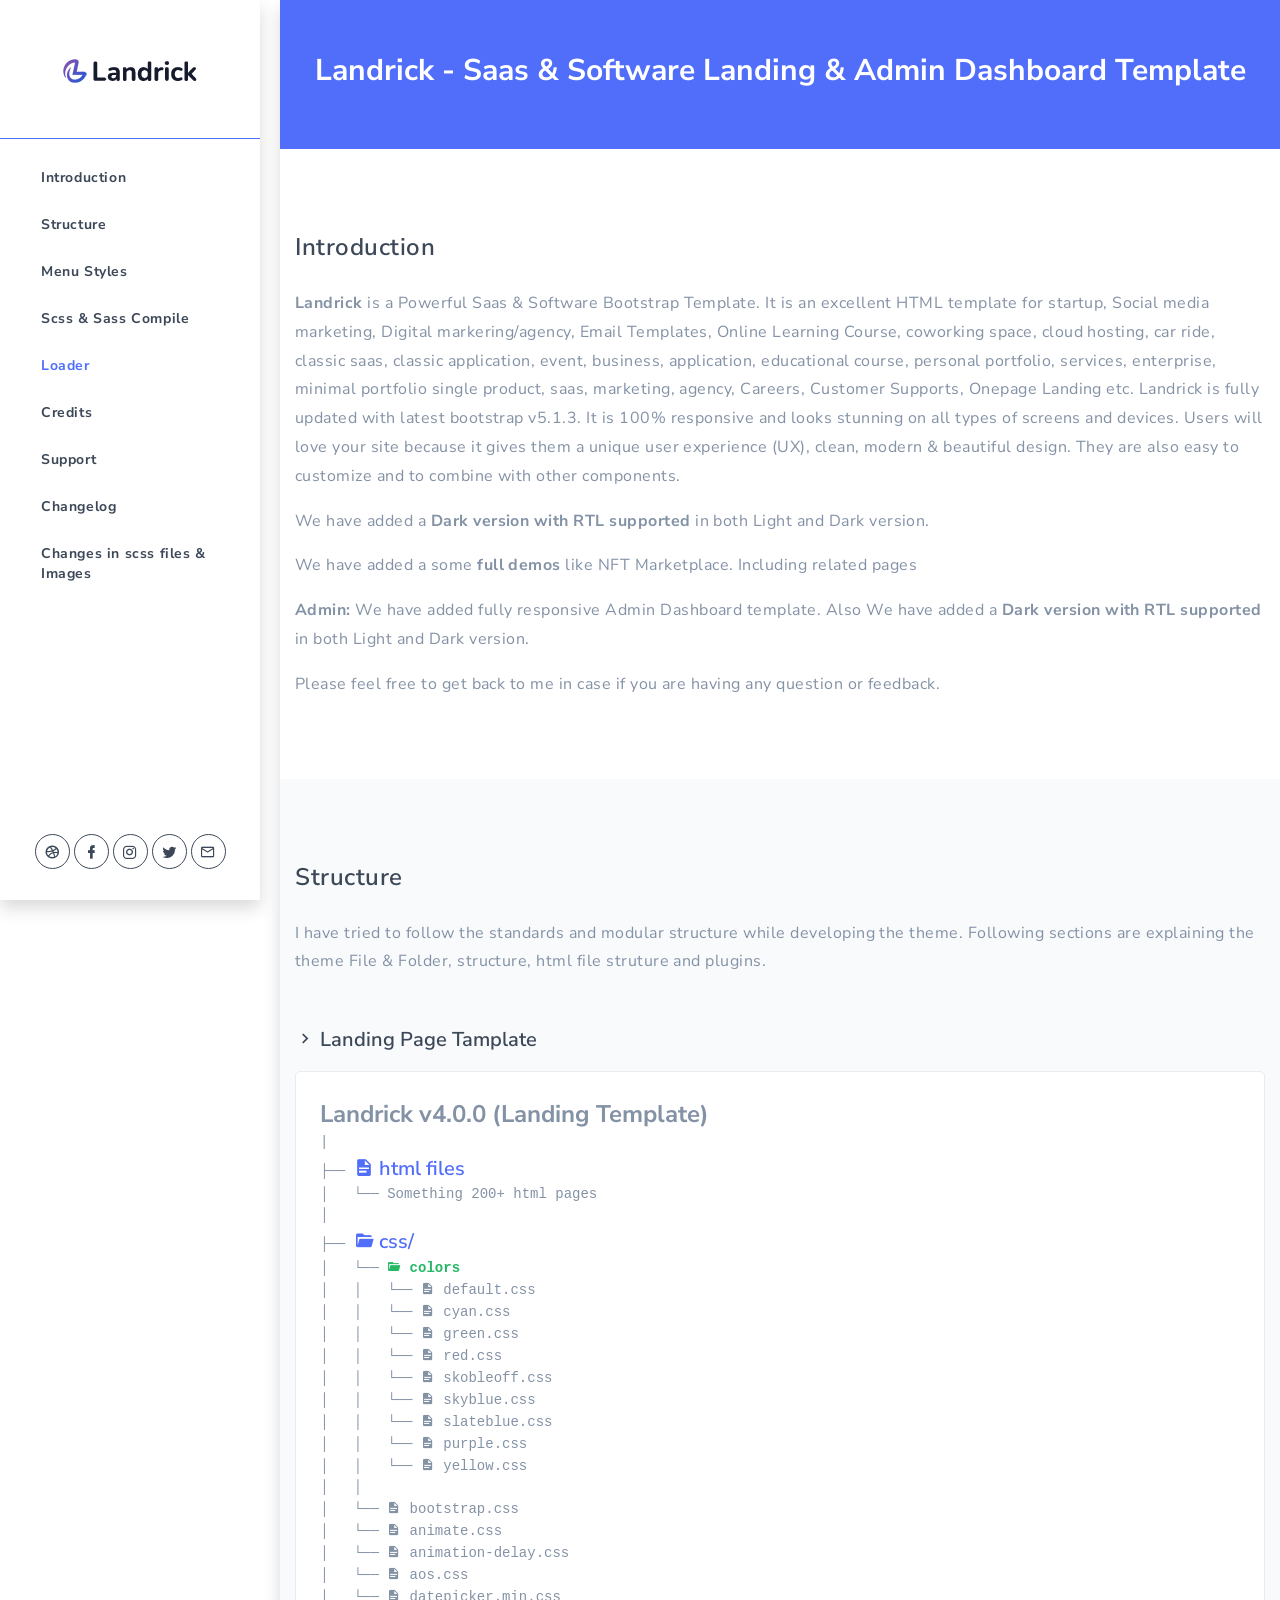
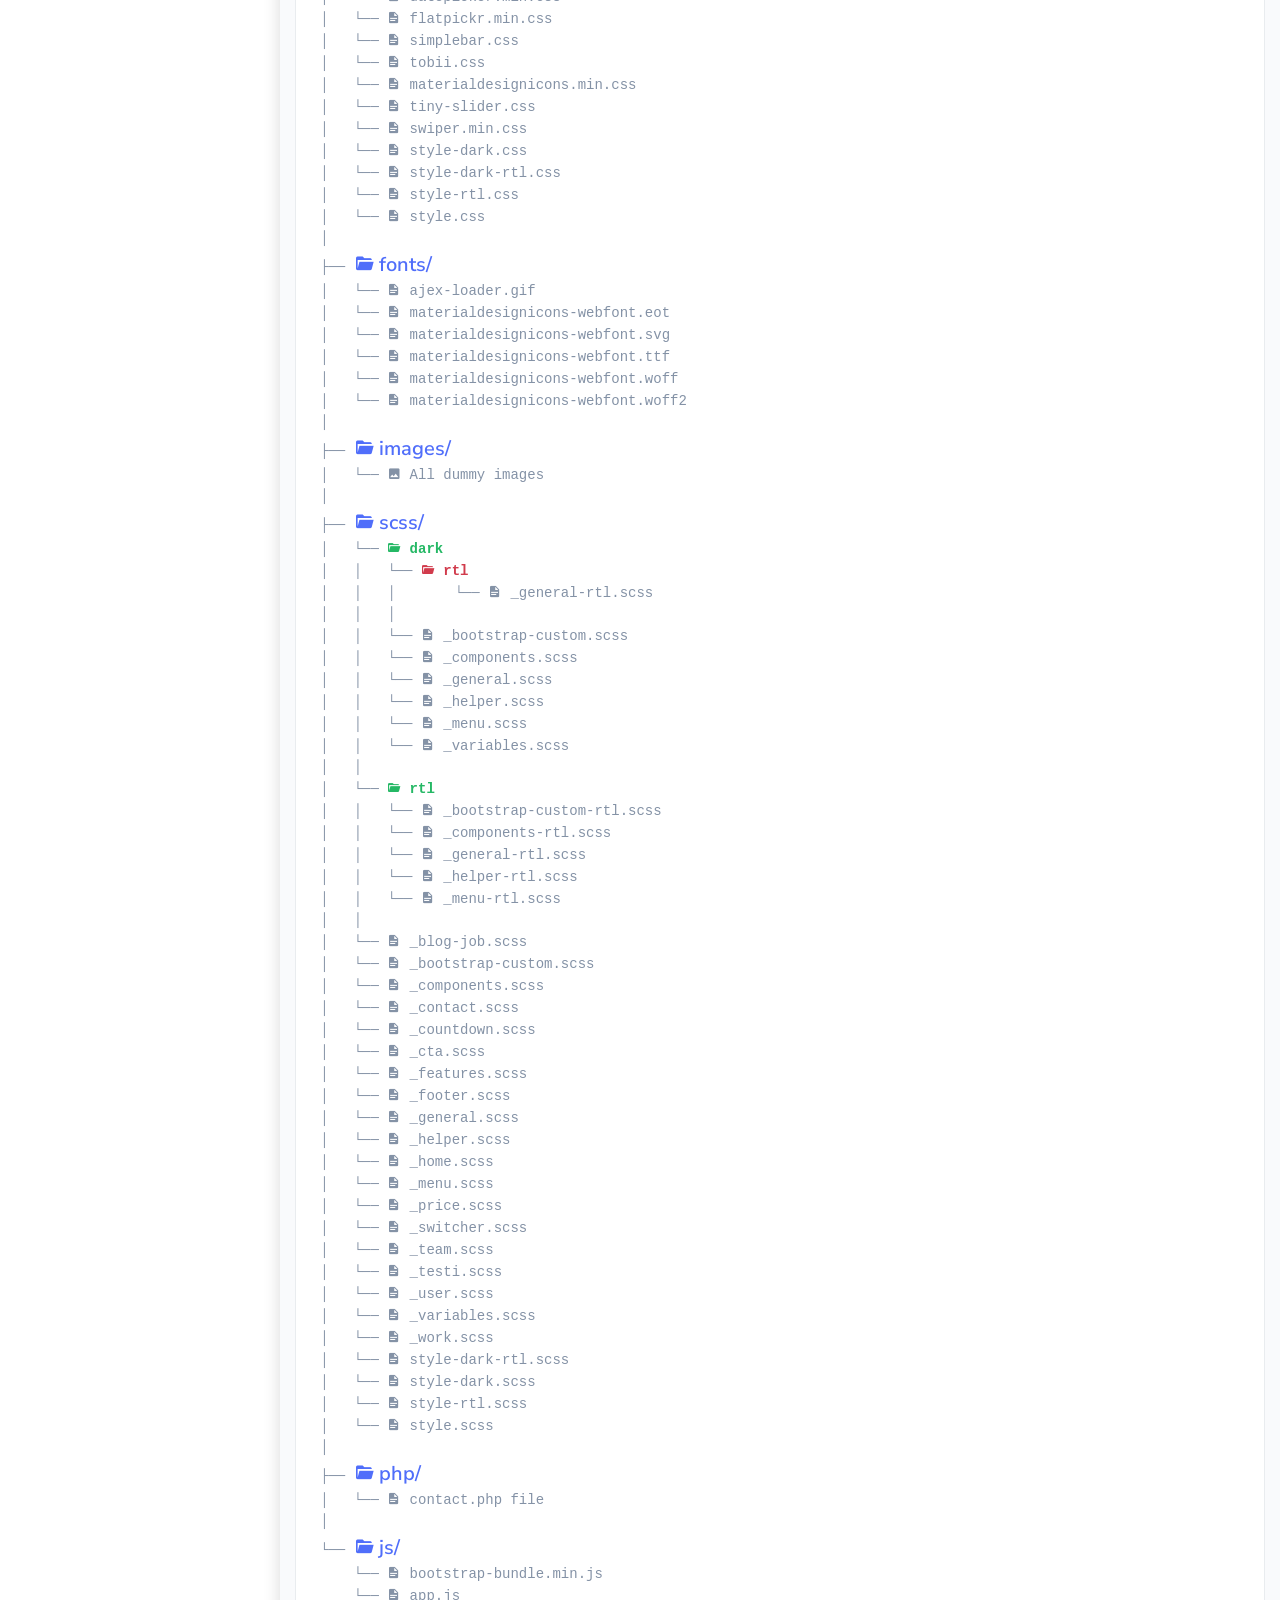
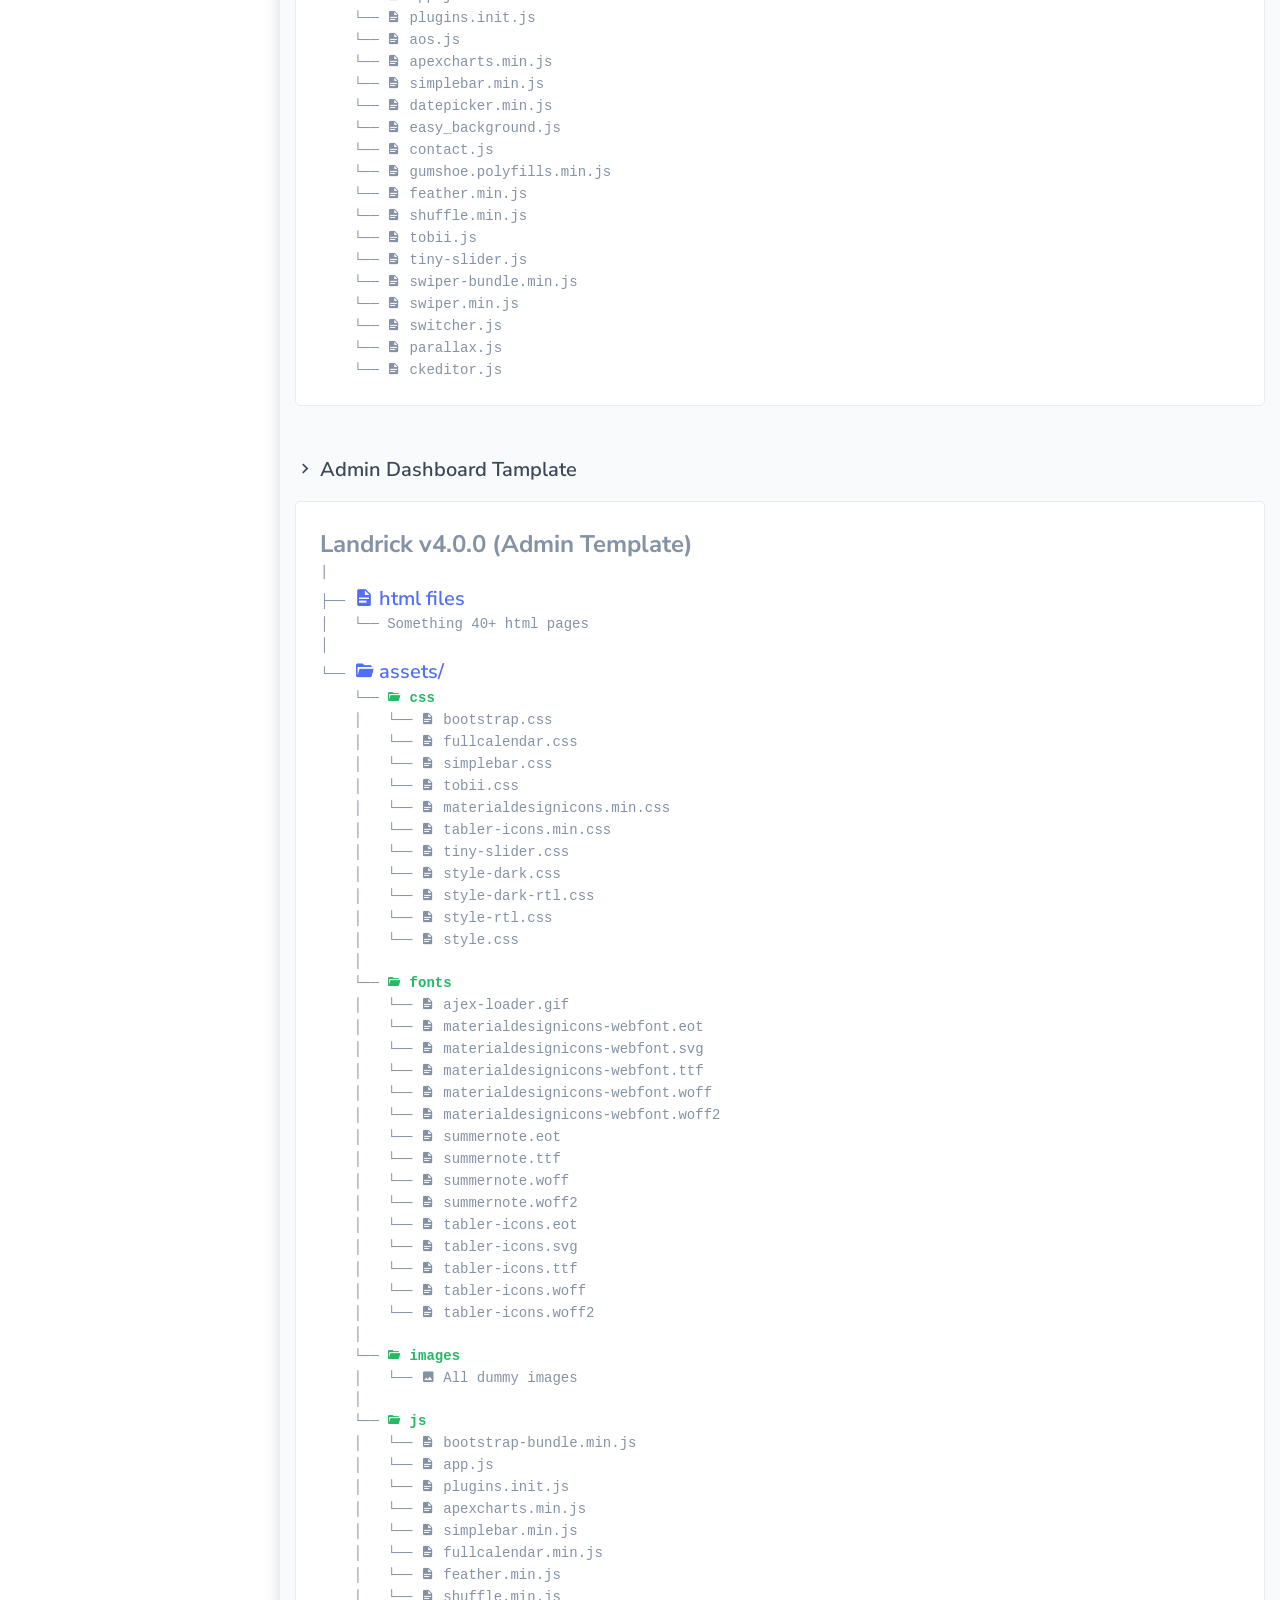
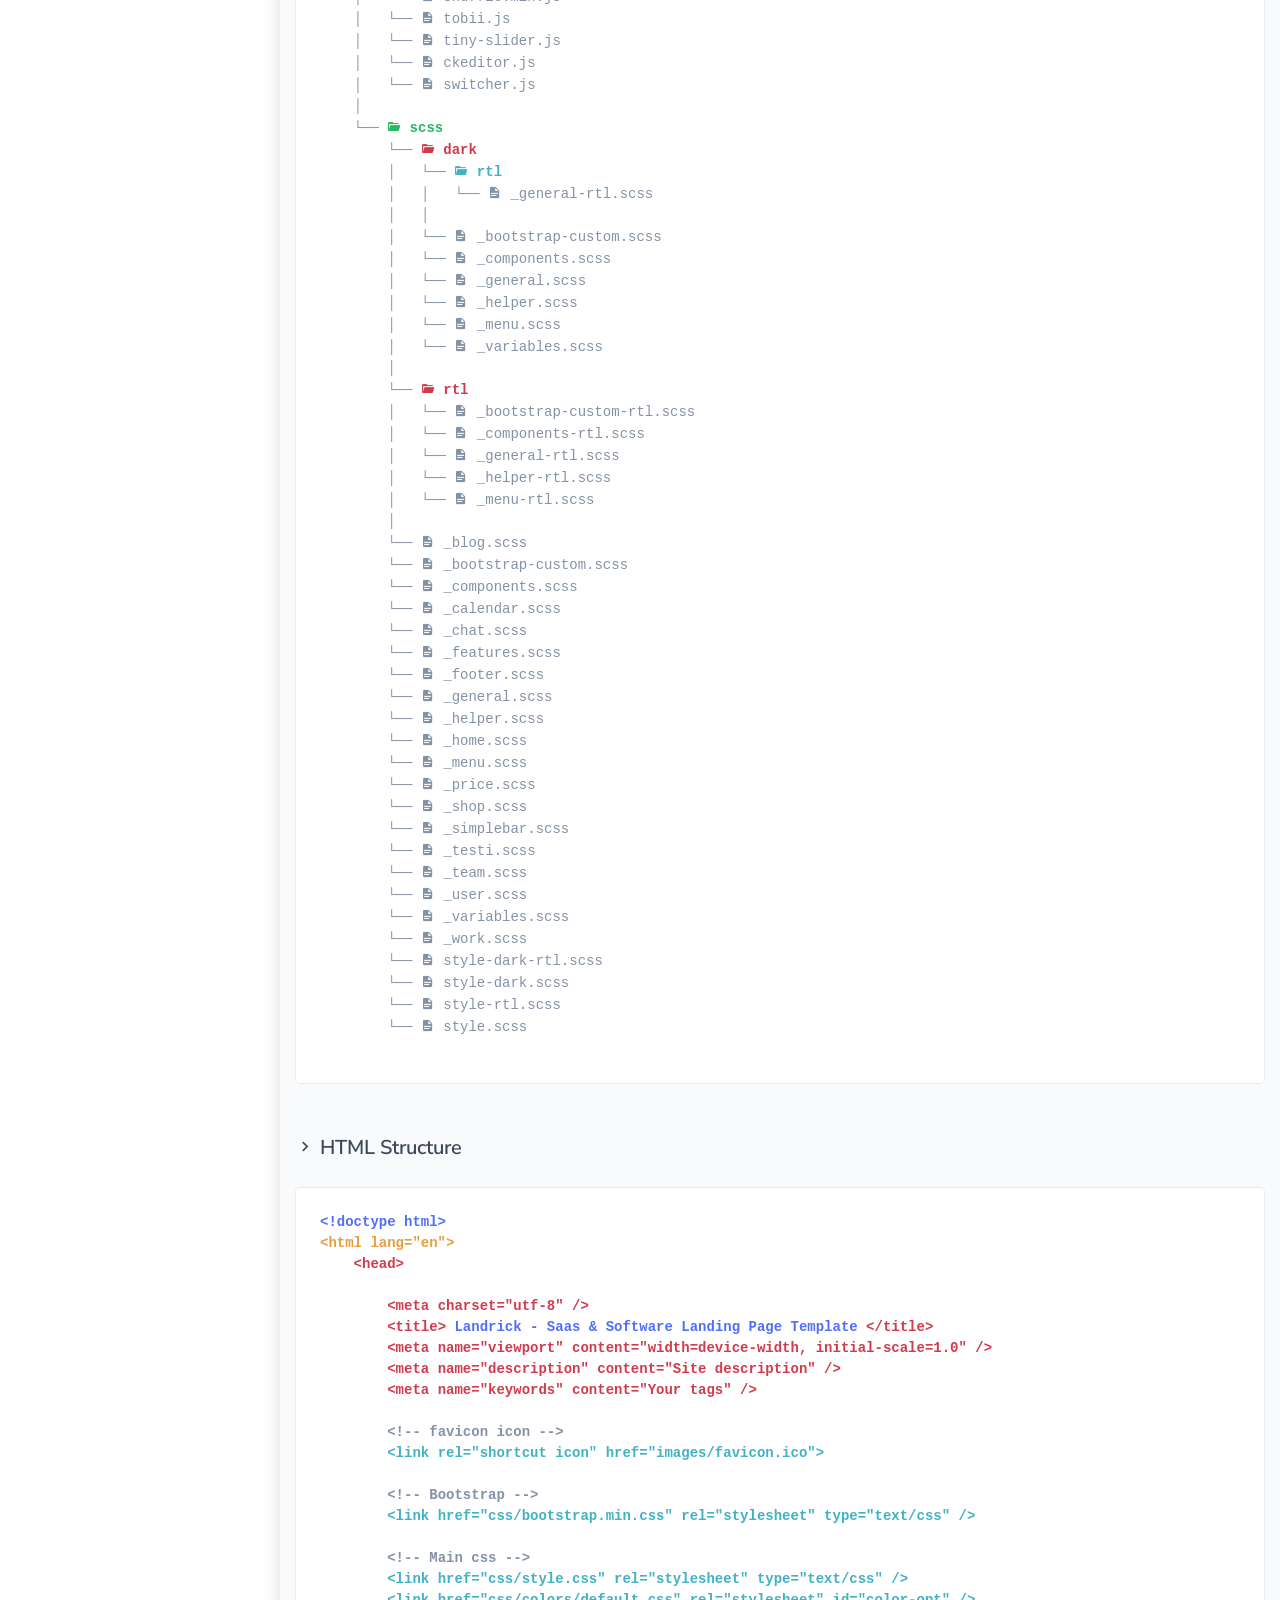
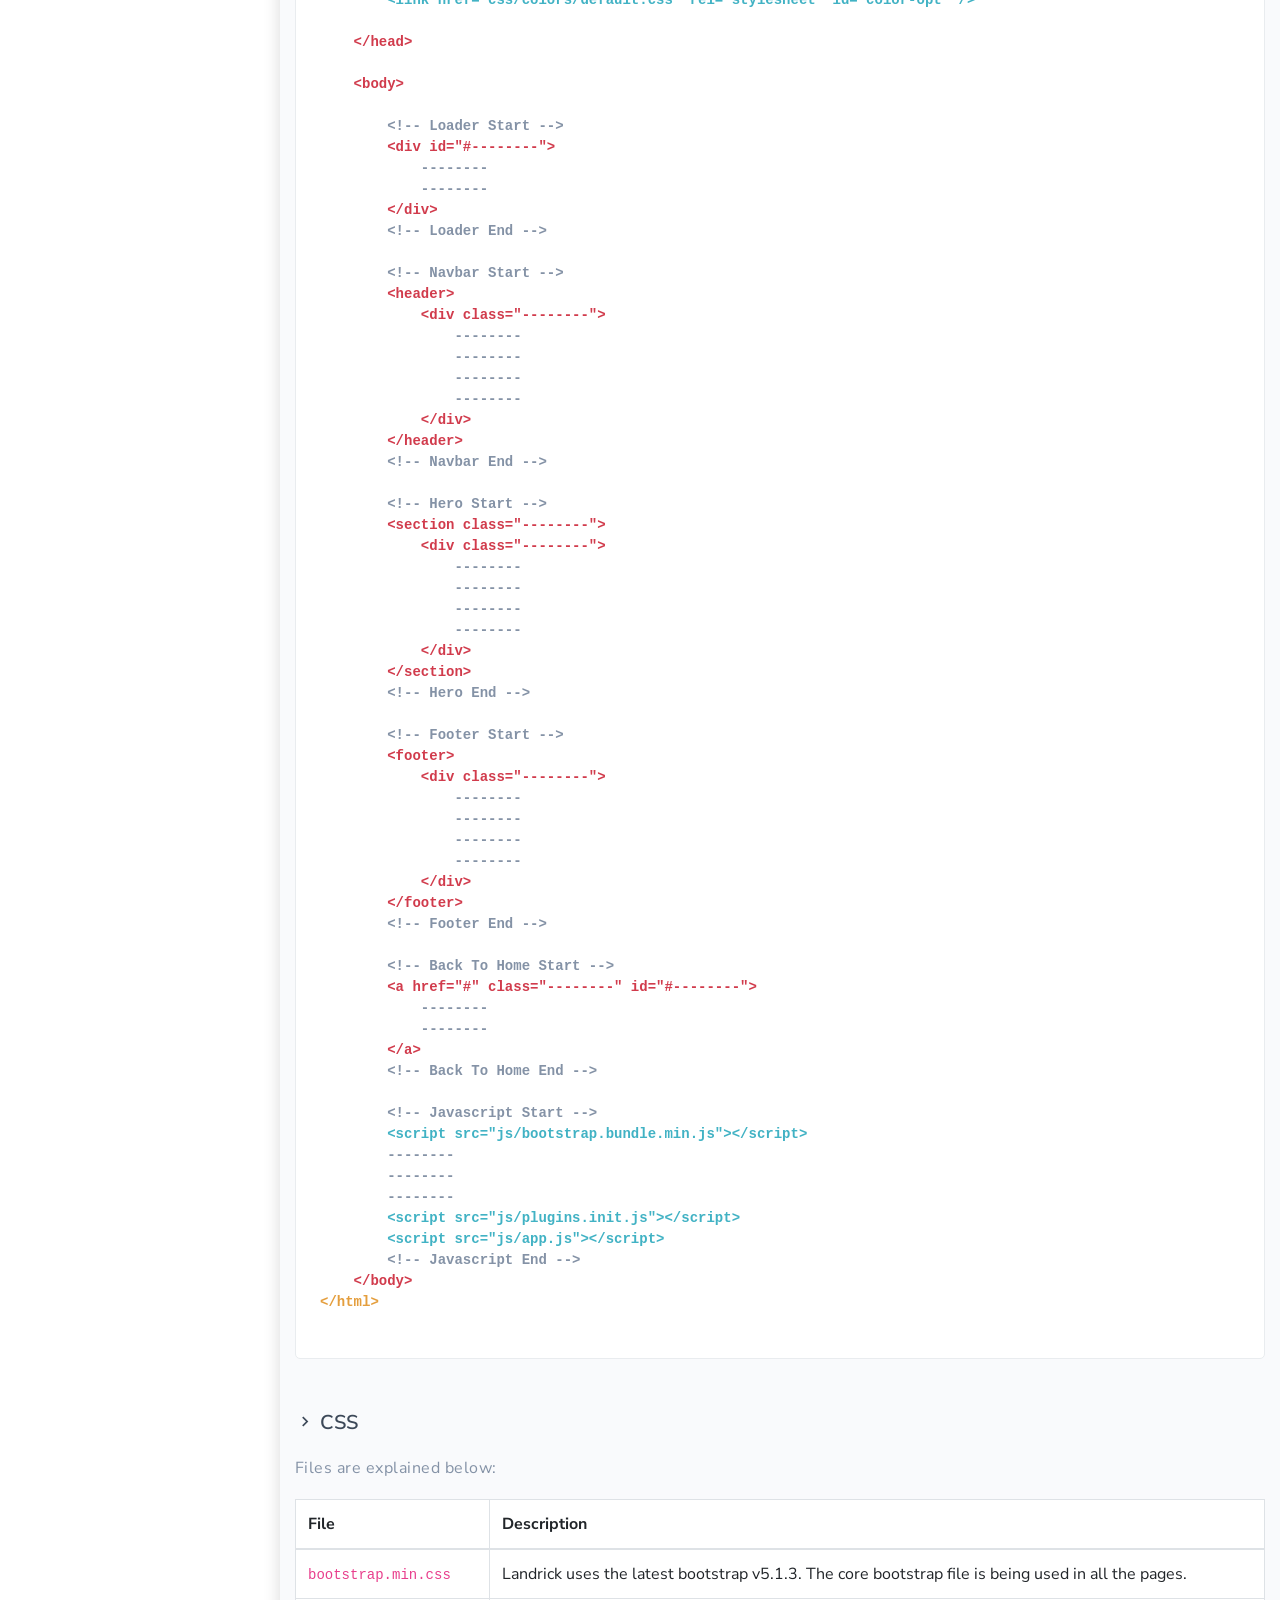
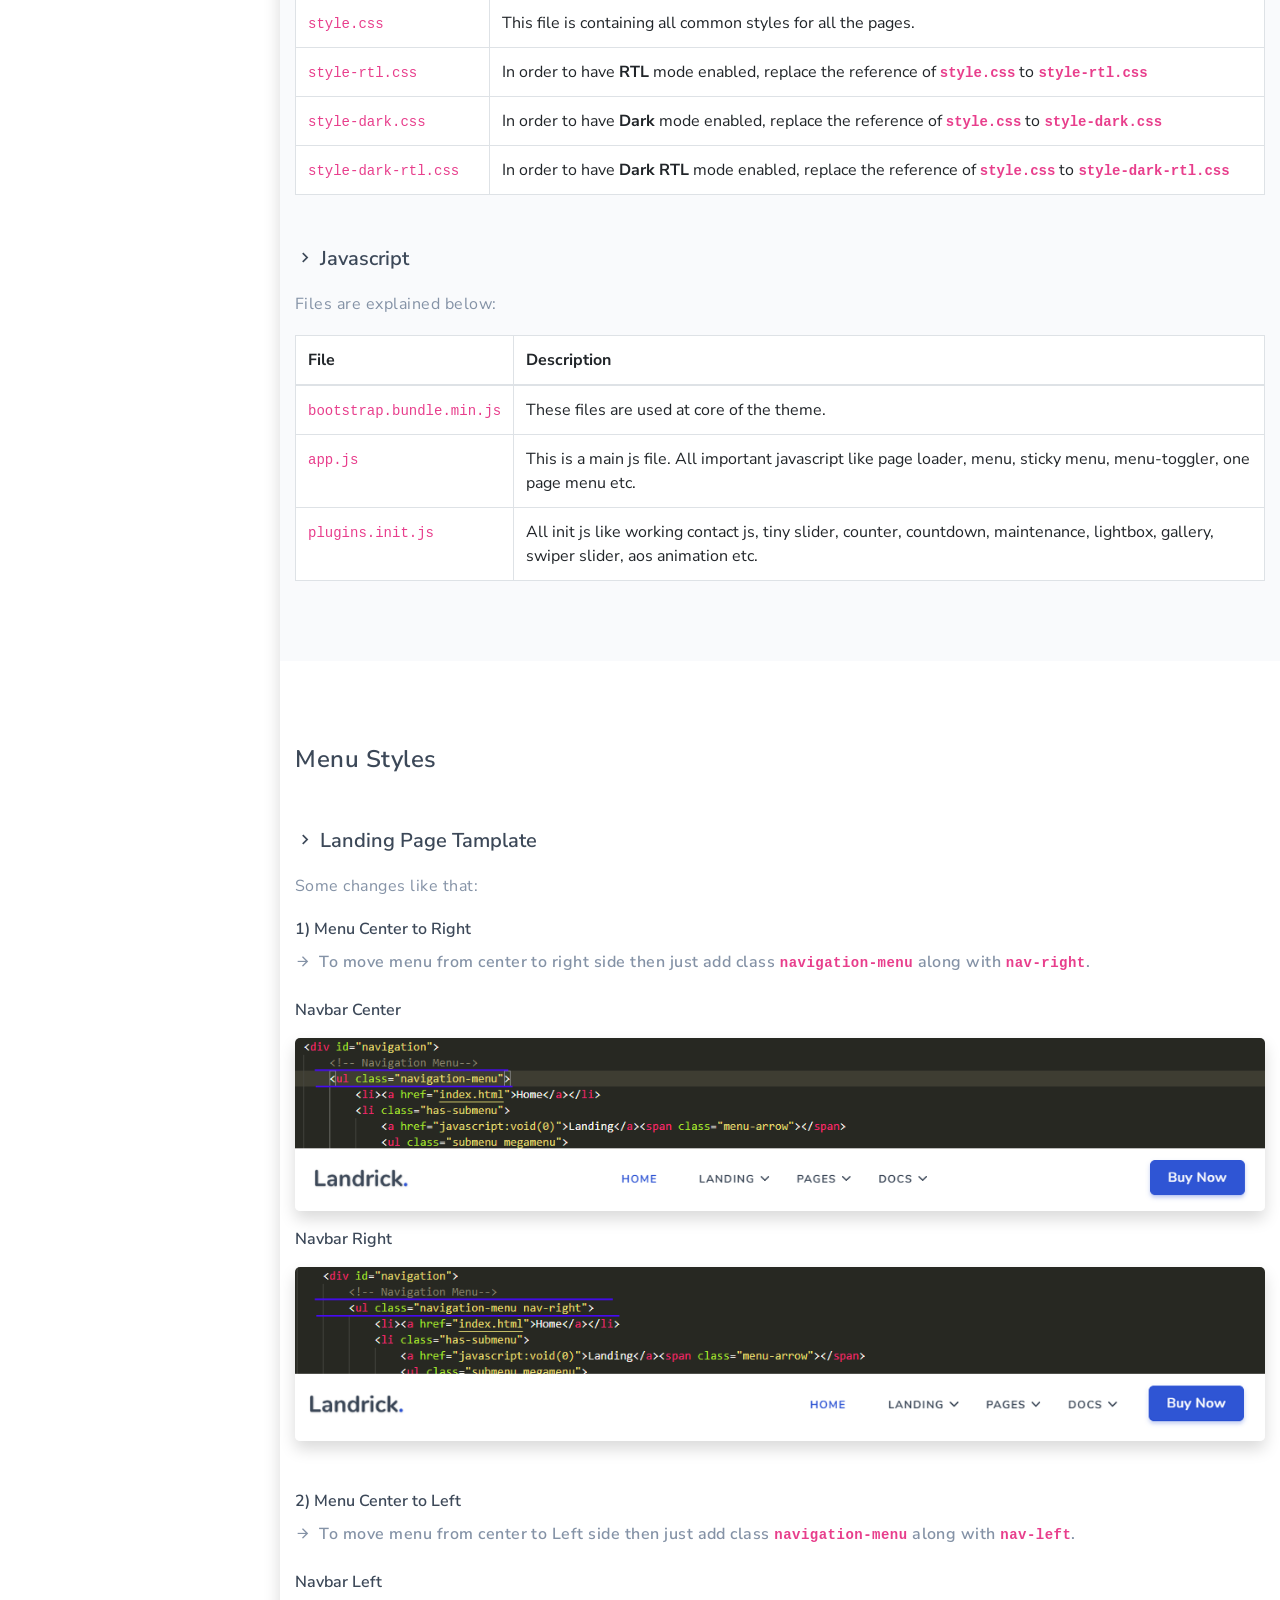
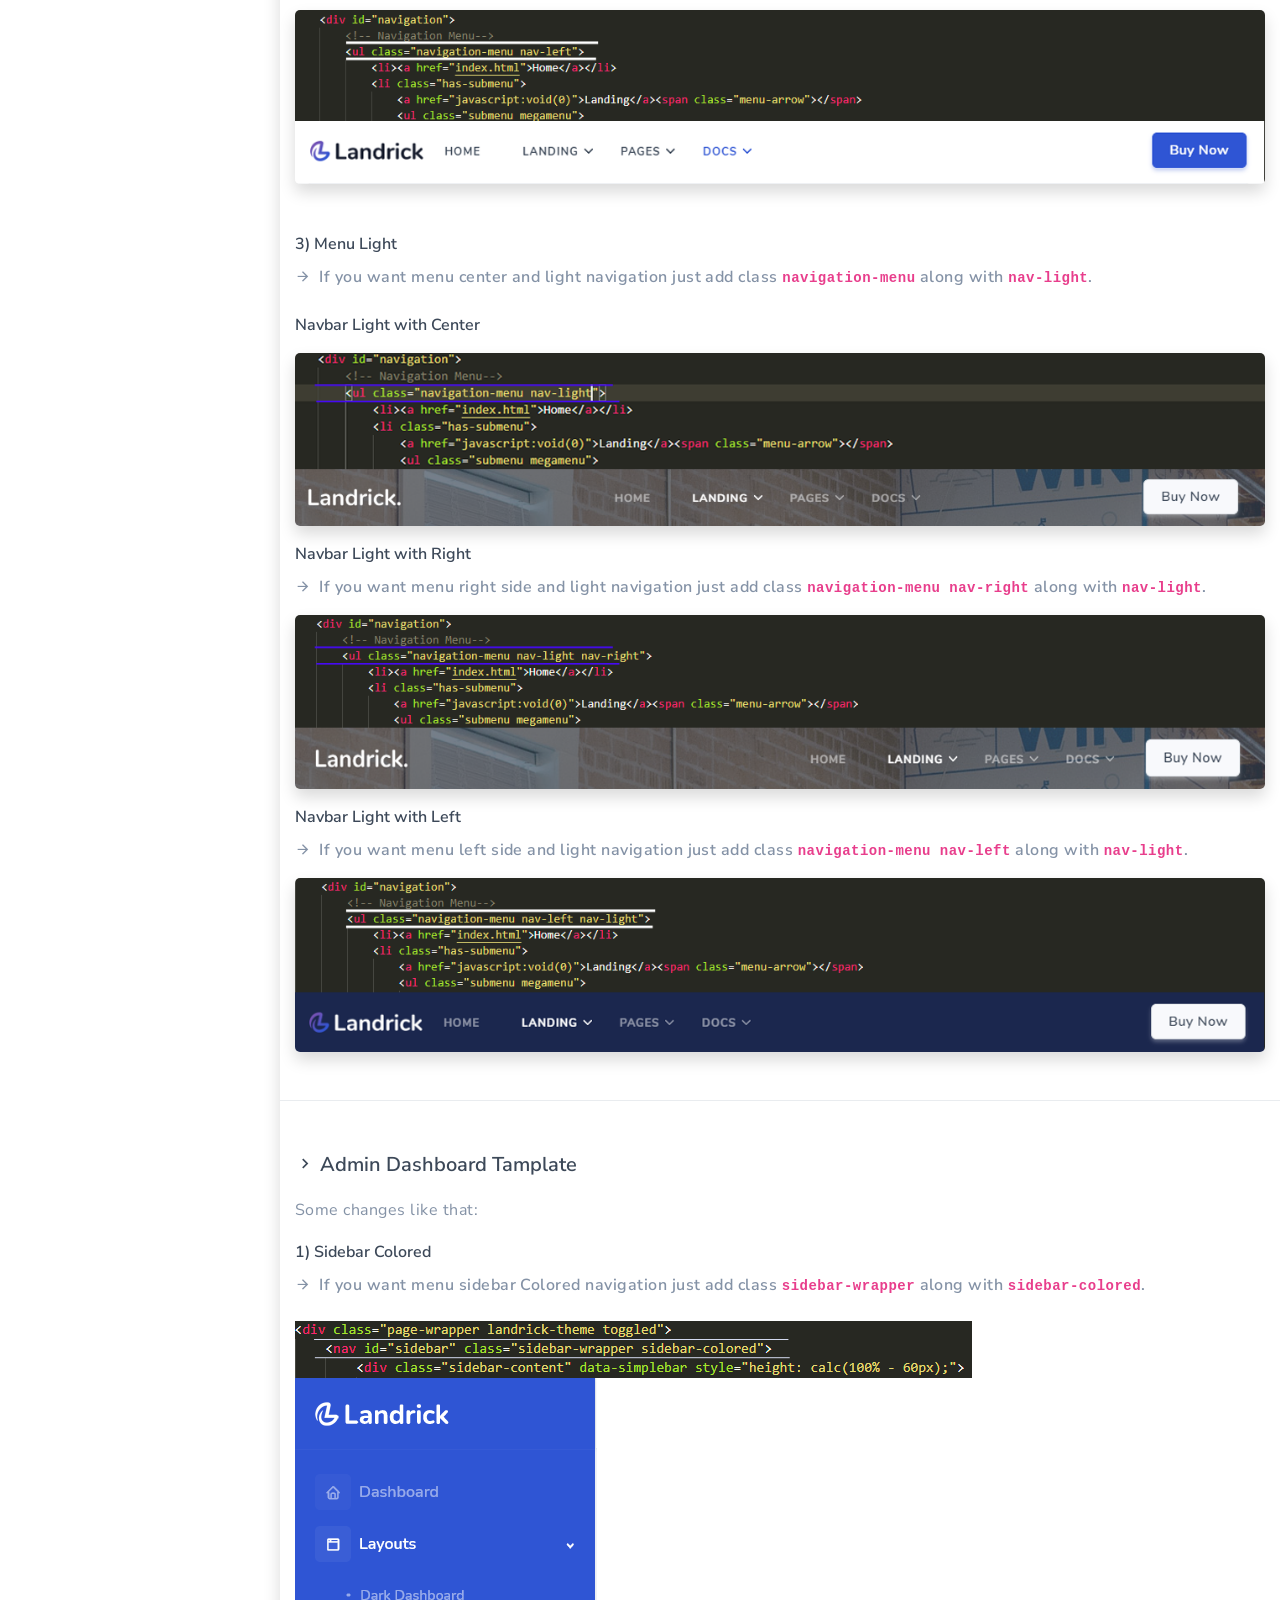
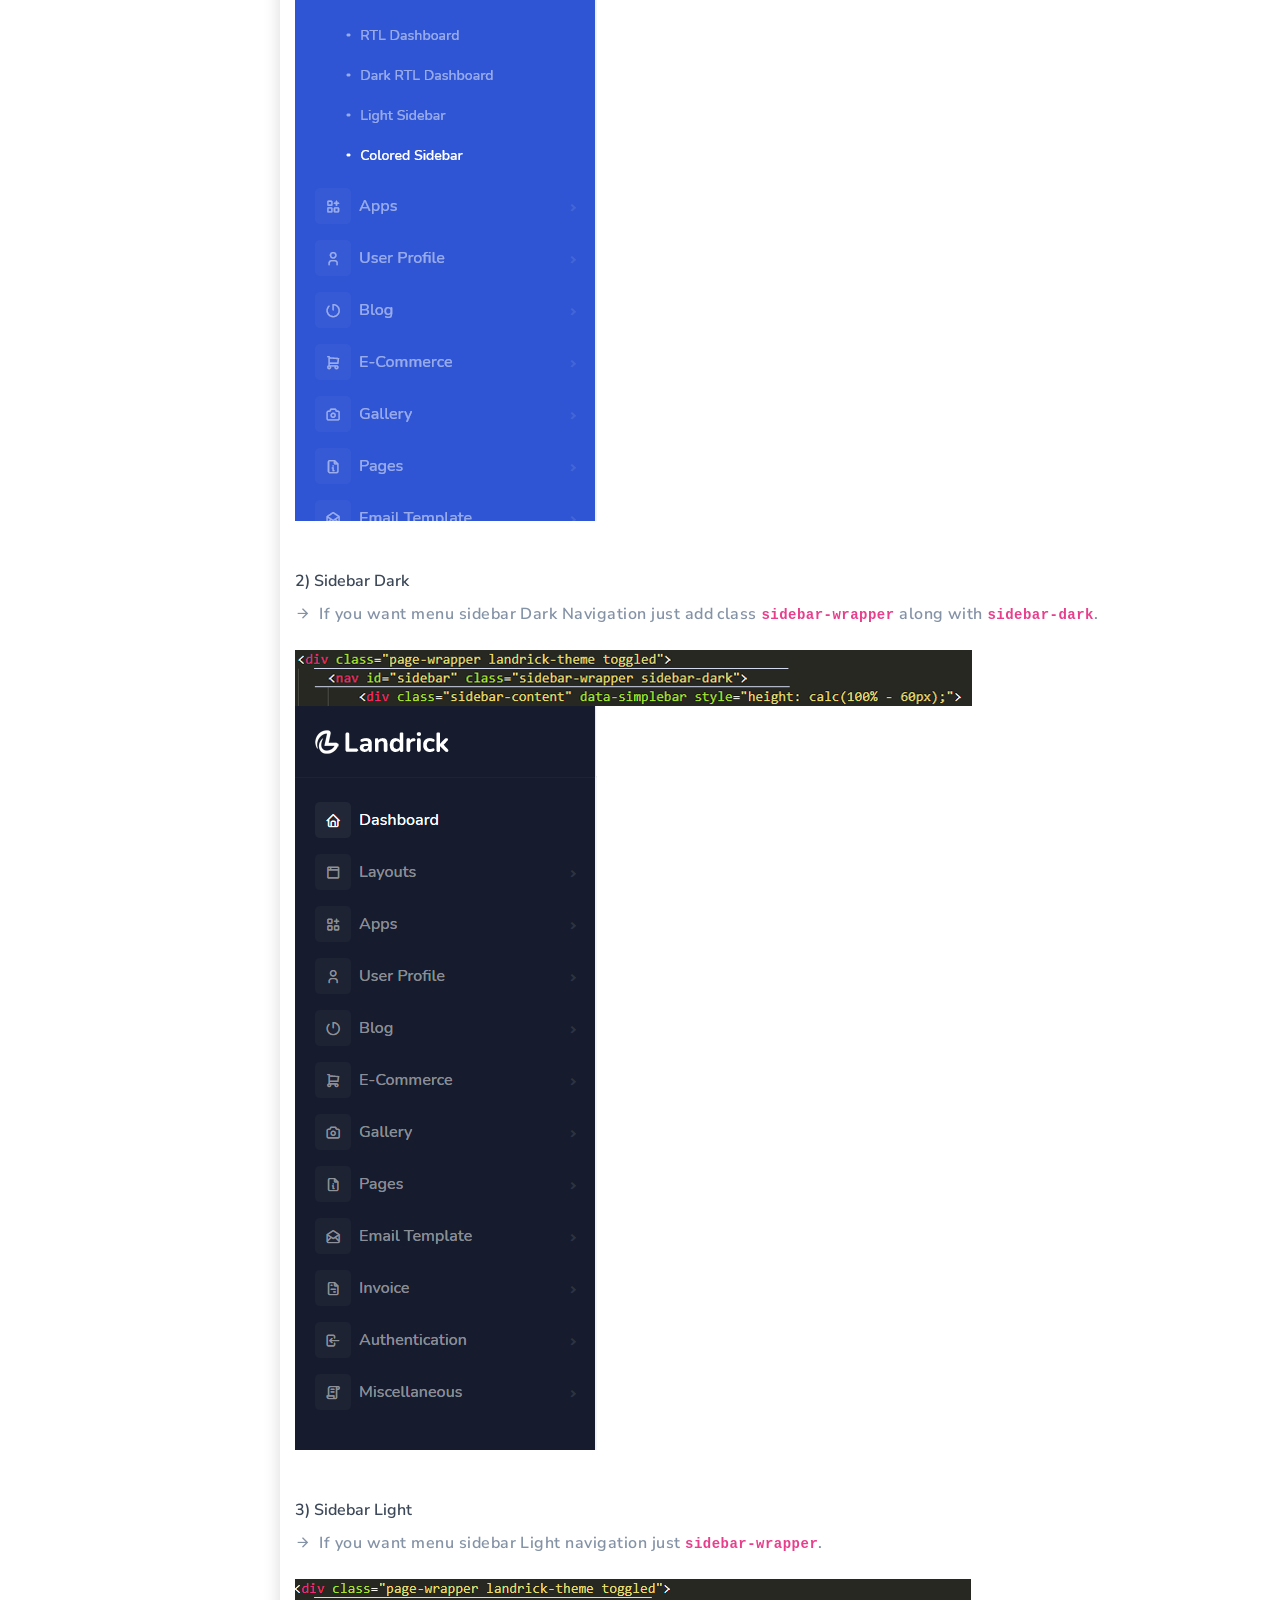
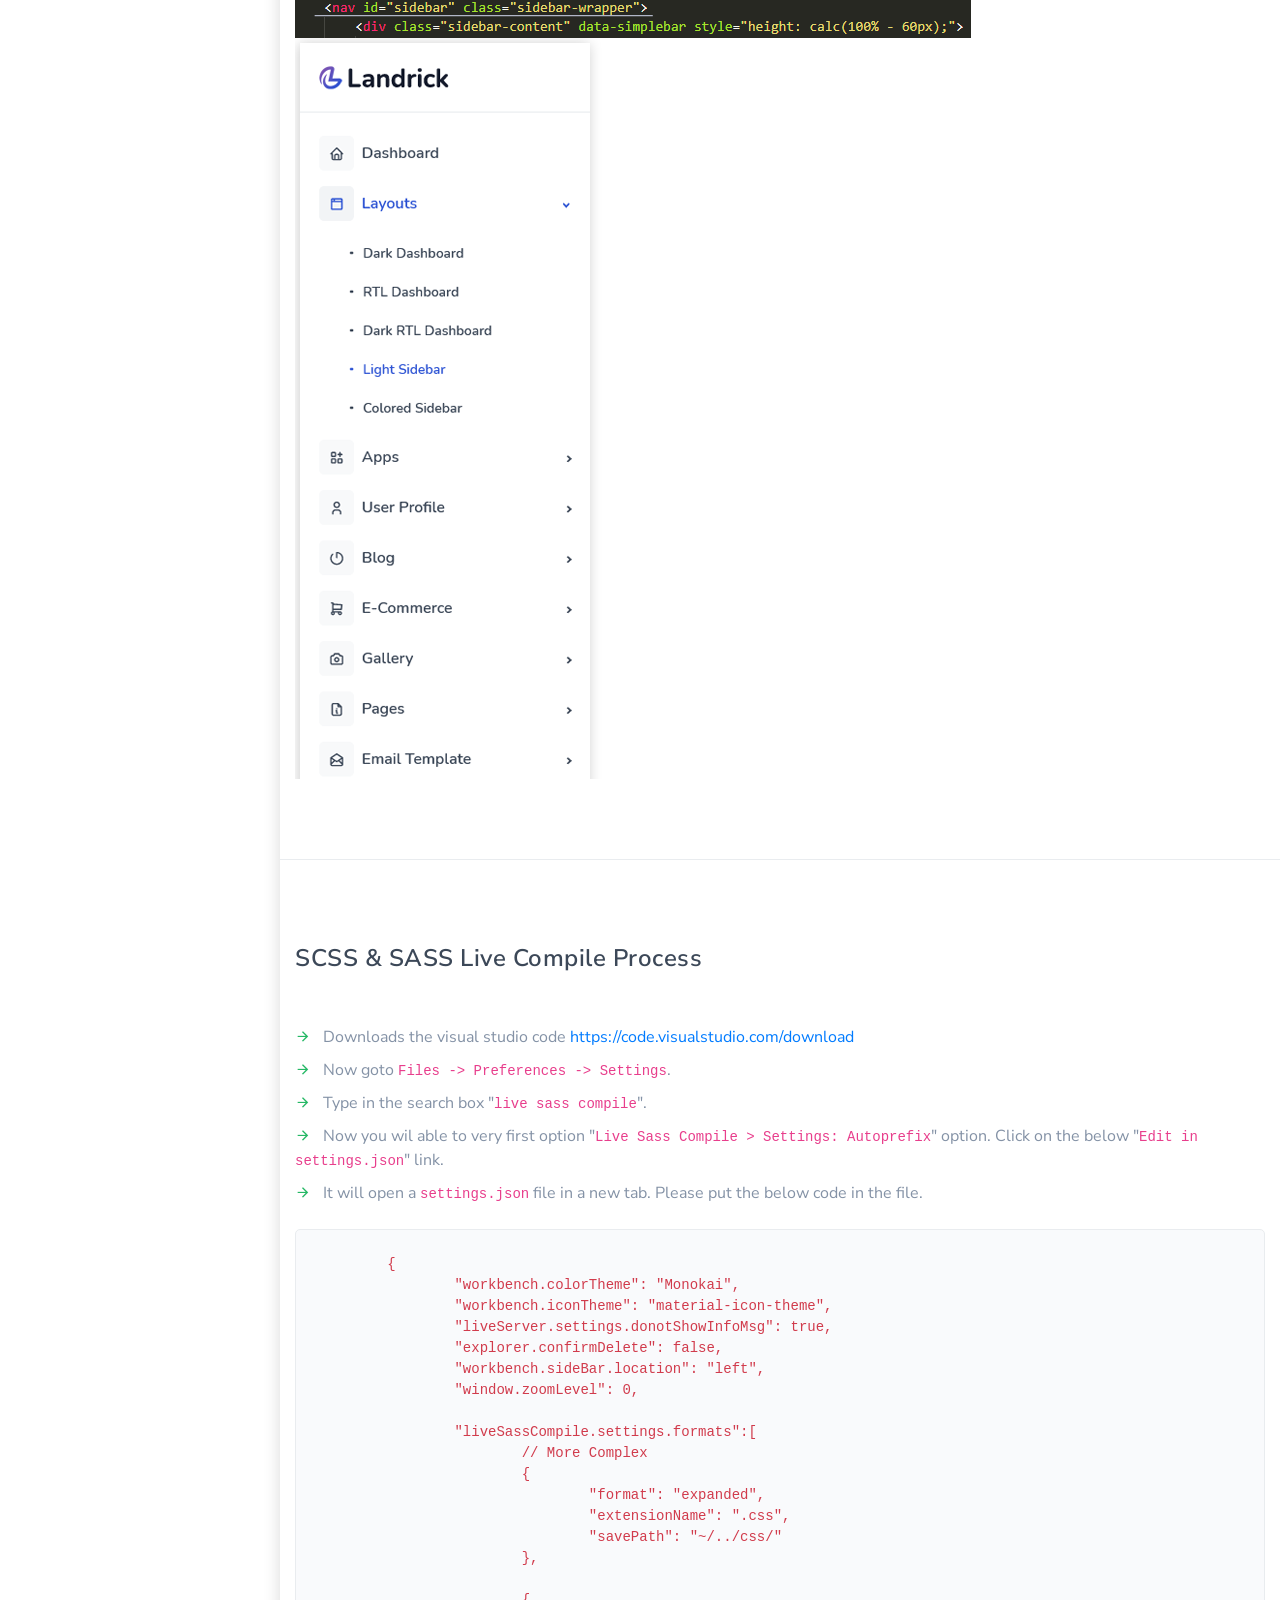
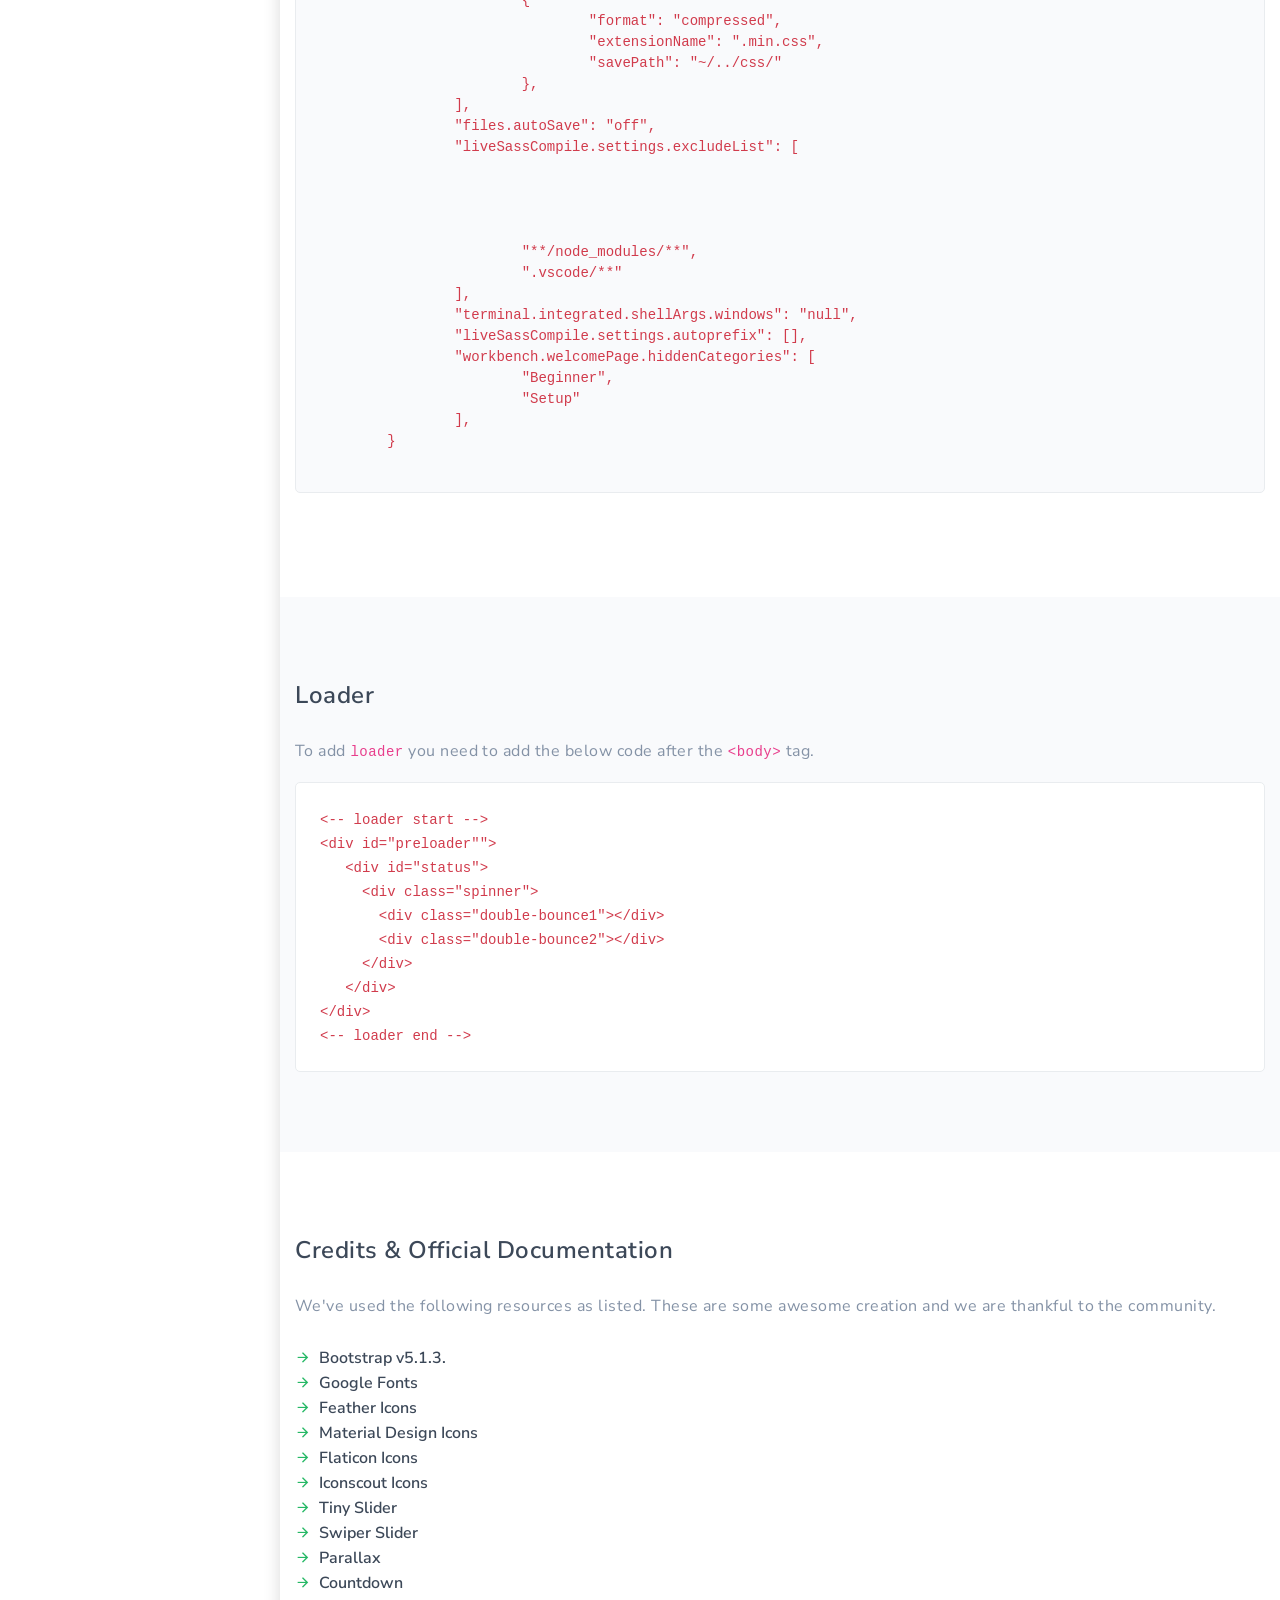
<file: Documentation/index.html>
<!DOCTYPE html>
<html lang="en">
	<head>
		<meta charset="UTF-8">
	    <meta name="viewport" content="width=device-width, initial-scale=1">
	    <title>Landrick - Documentation v4.0.0</title>
	    <meta name="description" content="Landrick Documentation" />
	    <meta name="keywords" content="" />
	    <meta name="author" content="Shreethemes" />
        <meta name="email" content="support@shreethemes.in" />
        <meta name="website" content="https://shreethemes.in" />

	    <!-- favicon -->
        <link rel="shortcut icon" href="images/favicon.ico">
		<!-- Bootstrap core CSS -->
	    <link rel="stylesheet" href="css/bootstrap.min.css" type="text/css">
		<!-- Magnificpopup Css -->
	    <link rel="stylesheet" type="text/css" href="css/magnific-popup.css">
	    <!-- Icons -->
        <link href="css/materialdesignicons.min.css" rel="stylesheet" type="text/css" />

	    <!-- Custom  Css -->
	    <link rel="stylesheet" type="text/css" href="css/style.css" />
	</head>

	<body>
		
		<div class="sidenav shadow bg-white">
			<div class="text-center logo-border border-bottom pt-0 pt-lg-5 pb-0 pb-lg-5">
				<div class="d-none d-lg-inline-block">
					<a class="logo scrollbtn" href="#home">
						<img src="images/logo-dark.png" height="24" alt="">
					</a>
				</div>	
			</div>	
			<!-- NAVBAR -->
			<nav class="navbar navbar-expand-lg navbar-custom bg-white text-white sticky">
			    <div class="container">
					<a class="logo text-dark d-inline-block d-lg-none scrollbtn" href="#home"><img src="images/logo-dark.png" height="24" alt=""></a>
				    <button class="navbar-toggler" type="button" data-toggle="collapse" data-target="#navbarNav" aria-controls="navbarNav" aria-expanded="false" aria-label="Toggle navigation">
				        <span class="mdi mdi-menu"></span>
				    </button>

				    <div class="collapse navbar-collapse" id="navbarNav">
				        <ul class="navbar-nav nav flex-column">
				            <li class="nav-item active">
				                <a class="nav-link" href="#intro">Introduction</a>
				            </li>
				            <li class="nav-item">
				                <a class="nav-link" href="#structure">Structure</a>
				            </li>
				            <li class="nav-item">
				                <a class="nav-link" href="#menu">Menu Styles</a>
				            </li>
				            <li class="nav-item">
				                <a class="nav-link" href="#scss-live">Scss & Sass Compile</a>
				            </li>
				            <li class="nav-item">
				                <a class="nav-link" href="#loader">Loader</a>
				            </li>
				            <li class="nav-item">
				                <a class="nav-link" href="#credit">Credits</a>
				            </li>
				            <li class="nav-item">
				                <a class="nav-link" href="#support">Support</a>
				            </li>
				            <li class="nav-item">
				                <a class="nav-link" href="#changelog">Changelog</a>
							</li>
							<li class="nav-item">
				                <a class="nav-link" href="#changes">Changes in scss files & Images</a>
				            </li>
				        </ul>
				    </div>
			    </div>
			</nav>
			<!-- NAVBAR END-->

			<div class="bottom-social social-icon text-center d-none d-lg-inline-block">
				<ul class="list-unstyled icon">
					<li class="list-inline-item"><a href="https://dribbble.com/shreethemes" target="_blank"><i class="mdi mdi-dribbble"></i></a></li>
					<li class="list-inline-item"><a href="https://www.facebook.com/shreethemes/" target="_blank"><i class="mdi mdi-facebook"></i></a></li>
					<li class="list-inline-item"><a href="https://www.instagram.com/shreethemes/" target="_blank"><i class="mdi mdi-instagram"></i></a></li>
					<li class="list-inline-item"><a href="https://twitter.com/shreethemes" target="_blank"><i class="mdi mdi-twitter"></i></a></li>
					<li class="list-inline-item"><a href="mailto:support@shreethemes.in"><i class="mdi mdi-email-outline" title="email"></i></a></li>
				</ul>
			</div>
		</div>

		<div class="main shadow bg-white">

			<!-- Main Title Start -->
			<section class="py-5 mt-lg-0 mt-5 bg-primary" id="home">
				<div class="container mt-lg-0 mt-2">
					<div class="row justify-content-center">
						<div class="col-12">
							<div class="text-center">
								<h3 class="text-white font-weight-bold">Landrick - Saas & Software Landing & Admin Dashboard Template</h3>
							</div>
						</div>
					</div>
				</div>
			</section>
			<!-- Main Title End -->
			
			<!-- Intro Start -->
			<section class="section" id="intro">
				<div class="container">
					<div class="row">
						<div class="col-12">
							<div class="section-title mb-4">
								<h4 class="title">Introduction</h4>
							</div>

							<p class="text-muted"><strong>Landrick</strong> is a Powerful Saas & Software Bootstrap Template. It is an excellent HTML template for startup, Social media marketing, Digital markering/agency, Email Templates, Online Learning Course, coworking space, cloud hosting, car ride, classic saas, classic application, event, business, application, educational course, personal portfolio, services, enterprise, minimal portfolio single product, saas, marketing, agency, Careers, Customer Supports, Onepage Landing etc. Landrick is fully updated with latest bootstrap v5.1.3. It is 100% responsive and looks stunning on all types of screens and devices. Users will love your site because it gives them a unique user experience (UX), clean, modern & beautiful design. They are also easy to customize and to combine with other components.</p>
							<p class="text-muted">We have added a <strong>Dark version with RTL supported</strong> in both Light and Dark version.</p>
							<p class="text-muted">We have added a some <b>full demos</b> like NFT Marketplace. Including related pages</p>
							<p class="text-muted"><span class="font-weight-bold">Admin:</span> We have added fully responsive Admin Dashboard template. Also We have added a <strong>Dark version with RTL supported</strong> in both Light and Dark version. </p>
							<p class="text-muted mb-0">Please feel free to get back to me in case if you are having any question or feedback.</p>
						</div>
					</div>
				</div>
			</section>
			<!-- Intro End -->

			<!-- structure Start -->
			<section class="section bg-light" id="structure">
				<div class="container">
					<div class="row">
						<div class="col-12">
							<div class="section-title mb-4">
								<h4 class="title">Structure</h4>
							</div>
							<p class="text-muted mb-0">I have tried to follow the standards and modular structure while developing the theme. Following sections are explaining the theme File & Folder, structure, html file struture and plugins.</p>
						
							<h5 class="mt-5 mb-3"><i class="mdi mdi-chevron-right"></i> Landing Page Tamplate</h5>
							<pre class="prettyprint text-muted bg-white mb-0 border p-4 rounded">
<span class="font-weight-bold h4">Landrick v4.0.0 (Landing Template)</span>
|
├── <b class="text-primary h5"><i class="mdi mdi-file-document"></i> html files</b>
│   └── Something 200+ html pages
│
├── <b class="text-primary h5"><i class="mdi mdi-folder-open"></i> css/</b>
│   └── <b class="text-success"><i class="mdi mdi-folder-open"></i> colors</b>
│   │   └── <i class="mdi mdi-file-document"></i> default.css
│   │   └── <i class="mdi mdi-file-document"></i> cyan.css
│   │   └── <i class="mdi mdi-file-document"></i> green.css
│   │   └── <i class="mdi mdi-file-document"></i> red.css
│   │   └── <i class="mdi mdi-file-document"></i> skobleoff.css
│   │   └── <i class="mdi mdi-file-document"></i> skyblue.css
│   │   └── <i class="mdi mdi-file-document"></i> slateblue.css
│   │   └── <i class="mdi mdi-file-document"></i> purple.css
│   │   └── <i class="mdi mdi-file-document"></i> yellow.css
│   │
│   └── <i class="mdi mdi-file-document"></i> bootstrap.css
│   └── <i class="mdi mdi-file-document"></i> animate.css
│   └── <i class="mdi mdi-file-document"></i> animation-delay.css
│   └── <i class="mdi mdi-file-document"></i> aos.css
│   └── <i class="mdi mdi-file-document"></i> datepicker.min.css
│   └── <i class="mdi mdi-file-document"></i> flatpickr.min.css
│   └── <i class="mdi mdi-file-document"></i> simplebar.css
│   └── <i class="mdi mdi-file-document"></i> tobii.css
│   └── <i class="mdi mdi-file-document"></i> materialdesignicons.min.css
│   └── <i class="mdi mdi-file-document"></i> tiny-slider.css
│   └── <i class="mdi mdi-file-document"></i> swiper.min.css
│   └── <i class="mdi mdi-file-document"></i> style-dark.css
│   └── <i class="mdi mdi-file-document"></i> style-dark-rtl.css
│   └── <i class="mdi mdi-file-document"></i> style-rtl.css
│   └── <i class="mdi mdi-file-document"></i> style.css
│
├── <b class="text-primary h5"><i class="mdi mdi-folder-open"></i> fonts/</b>
│   └── <i class="mdi mdi-file-document"></i> ajex-loader.gif
│   └── <i class="mdi mdi-file-document"></i> materialdesignicons-webfont.eot
│   └── <i class="mdi mdi-file-document"></i> materialdesignicons-webfont.svg
│   └── <i class="mdi mdi-file-document"></i> materialdesignicons-webfont.ttf
│   └── <i class="mdi mdi-file-document"></i> materialdesignicons-webfont.woff
│   └── <i class="mdi mdi-file-document"></i> materialdesignicons-webfont.woff2
│
├── <b class="text-primary h5"><i class="mdi mdi-folder-open"></i> images/</b>
│   └── <i class="mdi mdi-image"></i> All dummy images
│
├── <b class="text-primary h5"><i class="mdi mdi-folder-open"></i> scss/</b>
│   └── <b class="text-success"><i class="mdi mdi-folder-open"></i> dark</b>
│   │	└── <b class="text-danger"><i class="mdi mdi-folder-open"></i> rtl</b>
│   │	│	└── <i class="mdi mdi-file-document"></i> _general-rtl.scss
│   │	│
│   │	└── <i class="mdi mdi-file-document"></i> _bootstrap-custom.scss
│   │	└── <i class="mdi mdi-file-document"></i> _components.scss
│   │	└── <i class="mdi mdi-file-document"></i> _general.scss
│   │	└── <i class="mdi mdi-file-document"></i> _helper.scss
│   │	└── <i class="mdi mdi-file-document"></i> _menu.scss
│   │	└── <i class="mdi mdi-file-document"></i> _variables.scss
│   │
│   └── <b class="text-success"><i class="mdi mdi-folder-open"></i> rtl</b>
│   │	└── <i class="mdi mdi-file-document"></i> _bootstrap-custom-rtl.scss
│   │	└── <i class="mdi mdi-file-document"></i> _components-rtl.scss
│   │	└── <i class="mdi mdi-file-document"></i> _general-rtl.scss
│   │	└── <i class="mdi mdi-file-document"></i> _helper-rtl.scss
│   │	└── <i class="mdi mdi-file-document"></i> _menu-rtl.scss 
│   │
│   └── <i class="mdi mdi-file-document"></i> _blog-job.scss
│   └── <i class="mdi mdi-file-document"></i> _bootstrap-custom.scss
│   └── <i class="mdi mdi-file-document"></i> _components.scss
│   └── <i class="mdi mdi-file-document"></i> _contact.scss
│   └── <i class="mdi mdi-file-document"></i> _countdown.scss
│   └── <i class="mdi mdi-file-document"></i> _cta.scss
│   └── <i class="mdi mdi-file-document"></i> _features.scss
│   └── <i class="mdi mdi-file-document"></i> _footer.scss
│   └── <i class="mdi mdi-file-document"></i> _general.scss
│   └── <i class="mdi mdi-file-document"></i> _helper.scss
│   └── <i class="mdi mdi-file-document"></i> _home.scss
│   └── <i class="mdi mdi-file-document"></i> _menu.scss
│   └── <i class="mdi mdi-file-document"></i> _price.scss
│   └── <i class="mdi mdi-file-document"></i> _switcher.scss
│   └── <i class="mdi mdi-file-document"></i> _team.scss
│   └── <i class="mdi mdi-file-document"></i> _testi.scss
│   └── <i class="mdi mdi-file-document"></i> _user.scss
│   └── <i class="mdi mdi-file-document"></i> _variables.scss
│   └── <i class="mdi mdi-file-document"></i> _work.scss
│   └── <i class="mdi mdi-file-document"></i> style-dark-rtl.scss
│   └── <i class="mdi mdi-file-document"></i> style-dark.scss
│   └── <i class="mdi mdi-file-document"></i> style-rtl.scss
│   └── <i class="mdi mdi-file-document"></i> style.scss
│
├── <b class="text-primary h5"><i class="mdi mdi-folder-open"></i> php/</b>
│   └── <i class="mdi mdi-file-document"></i> contact.php file
│
└── <b class="text-primary h5"><i class="mdi mdi-folder-open"></i> js/</b>
    └── <i class="mdi mdi-file-document"></i> bootstrap-bundle.min.js
    └── <i class="mdi mdi-file-document"></i> app.js
    └── <i class="mdi mdi-file-document"></i> plugins.init.js
    └── <i class="mdi mdi-file-document"></i> aos.js
    └── <i class="mdi mdi-file-document"></i> apexcharts.min.js
    └── <i class="mdi mdi-file-document"></i> simplebar.min.js
    └── <i class="mdi mdi-file-document"></i> datepicker.min.js
    └── <i class="mdi mdi-file-document"></i> easy_background.js
    └── <i class="mdi mdi-file-document"></i> contact.js
    └── <i class="mdi mdi-file-document"></i> gumshoe.polyfills.min.js
    └── <i class="mdi mdi-file-document"></i> feather.min.js
    └── <i class="mdi mdi-file-document"></i> shuffle.min.js
    └── <i class="mdi mdi-file-document"></i> tobii.js
    └── <i class="mdi mdi-file-document"></i> tiny-slider.js
    └── <i class="mdi mdi-file-document"></i> swiper-bundle.min.js
    └── <i class="mdi mdi-file-document"></i> swiper.min.js
    └── <i class="mdi mdi-file-document"></i> switcher.js
    └── <i class="mdi mdi-file-document"></i> parallax.js
    └── <i class="mdi mdi-file-document"></i> ckeditor.js </pre>

						<h5 class="mt-5 mb-3"><i class="mdi mdi-chevron-right"></i> Admin Dashboard Tamplate</h5>
							<pre class="prettyprint text-muted bg-white mb-0 border p-4 rounded">
<span class="font-weight-bold h4">Landrick v4.0.0 (Admin Template)</span>
|
├── <b class="text-primary h5"><i class="mdi mdi-file-document"></i> html files</b>
│   └── Something 40+ html pages
│
└── <b class="text-primary h5"><i class="mdi mdi-folder-open"></i> assets/</b>
    └── <b class="text-success"><i class="mdi mdi-folder-open"></i> css</b>
    │   └── <i class="mdi mdi-file-document"></i> bootstrap.css
    │   └── <i class="mdi mdi-file-document"></i> fullcalendar.css
    │   └── <i class="mdi mdi-file-document"></i> simplebar.css
    │   └── <i class="mdi mdi-file-document"></i> tobii.css
    │   └── <i class="mdi mdi-file-document"></i> materialdesignicons.min.css
    │   └── <i class="mdi mdi-file-document"></i> tabler-icons.min.css
    │   └── <i class="mdi mdi-file-document"></i> tiny-slider.css
    │   └── <i class="mdi mdi-file-document"></i> style-dark.css
    │   └── <i class="mdi mdi-file-document"></i> style-dark-rtl.css
    │   └── <i class="mdi mdi-file-document"></i> style-rtl.css
    │   └── <i class="mdi mdi-file-document"></i> style.css
    │
    └── <b class="text-success"><i class="mdi mdi-folder-open"></i> fonts</b>
    │   └── <i class="mdi mdi-file-document"></i> ajex-loader.gif
    │   └── <i class="mdi mdi-file-document"></i> materialdesignicons-webfont.eot
    │   └── <i class="mdi mdi-file-document"></i> materialdesignicons-webfont.svg
    │   └── <i class="mdi mdi-file-document"></i> materialdesignicons-webfont.ttf
    │   └── <i class="mdi mdi-file-document"></i> materialdesignicons-webfont.woff
    │   └── <i class="mdi mdi-file-document"></i> materialdesignicons-webfont.woff2
    │   └── <i class="mdi mdi-file-document"></i> summernote.eot
    │   └── <i class="mdi mdi-file-document"></i> summernote.ttf
    │   └── <i class="mdi mdi-file-document"></i> summernote.woff
    │   └── <i class="mdi mdi-file-document"></i> summernote.woff2
    │   └── <i class="mdi mdi-file-document"></i> tabler-icons.eot
    │   └── <i class="mdi mdi-file-document"></i> tabler-icons.svg
    │   └── <i class="mdi mdi-file-document"></i> tabler-icons.ttf
    │   └── <i class="mdi mdi-file-document"></i> tabler-icons.woff
    │   └── <i class="mdi mdi-file-document"></i> tabler-icons.woff2
    │
    └── <b class="text-success"><i class="mdi mdi-folder-open"></i> images</b>
    │   └── <i class="mdi mdi-image"></i> All dummy images
    │
    └── <b class="text-success"><i class="mdi mdi-folder-open"></i> js</b>
    │   └── <i class="mdi mdi-file-document"></i> bootstrap-bundle.min.js
    │   └── <i class="mdi mdi-file-document"></i> app.js
    │   └── <i class="mdi mdi-file-document"></i> plugins.init.js
    │   └── <i class="mdi mdi-file-document"></i> apexcharts.min.js
    │   └── <i class="mdi mdi-file-document"></i> simplebar.min.js
    │   └── <i class="mdi mdi-file-document"></i> fullcalendar.min.js
    │   └── <i class="mdi mdi-file-document"></i> feather.min.js
    │   └── <i class="mdi mdi-file-document"></i> shuffle.min.js
    │   └── <i class="mdi mdi-file-document"></i> tobii.js
    │   └── <i class="mdi mdi-file-document"></i> tiny-slider.js
    │   └── <i class="mdi mdi-file-document"></i> ckeditor.js
    │   └── <i class="mdi mdi-file-document"></i> switcher.js
    │
    └── <b class="text-success"><i class="mdi mdi-folder-open"></i> scss</b>
        └── <b class="text-danger"><i class="mdi mdi-folder-open"></i> dark</b>
        │   └── <b class="text-info"><i class="mdi mdi-folder-open"></i> rtl</b>
     	│   │	└── <i class="mdi mdi-file-document"></i> _general-rtl.scss
     	│   │
        │   └── <i class="mdi mdi-file-document"></i> _bootstrap-custom.scss
        │   └── <i class="mdi mdi-file-document"></i> _components.scss
        │   └── <i class="mdi mdi-file-document"></i> _general.scss
        │   └── <i class="mdi mdi-file-document"></i> _helper.scss
        │   └── <i class="mdi mdi-file-document"></i> _menu.scss
        │   └── <i class="mdi mdi-file-document"></i> _variables.scss
        │
        └── <b class="text-danger"><i class="mdi mdi-folder-open"></i> rtl</b>
        │   └── <i class="mdi mdi-file-document"></i> _bootstrap-custom-rtl.scss
        │   └── <i class="mdi mdi-file-document"></i> _components-rtl.scss
        │   └── <i class="mdi mdi-file-document"></i> _general-rtl.scss
        │   └── <i class="mdi mdi-file-document"></i> _helper-rtl.scss
        │   └── <i class="mdi mdi-file-document"></i> _menu-rtl.scss 
        │
        └── <i class="mdi mdi-file-document"></i> _blog.scss
        └── <i class="mdi mdi-file-document"></i> _bootstrap-custom.scss
        └── <i class="mdi mdi-file-document"></i> _components.scss
        └── <i class="mdi mdi-file-document"></i> _calendar.scss
        └── <i class="mdi mdi-file-document"></i> _chat.scss
        └── <i class="mdi mdi-file-document"></i> _features.scss
        └── <i class="mdi mdi-file-document"></i> _footer.scss
        └── <i class="mdi mdi-file-document"></i> _general.scss
        └── <i class="mdi mdi-file-document"></i> _helper.scss
        └── <i class="mdi mdi-file-document"></i> _home.scss
        └── <i class="mdi mdi-file-document"></i> _menu.scss
        └── <i class="mdi mdi-file-document"></i> _price.scss
        └── <i class="mdi mdi-file-document"></i> _shop.scss
        └── <i class="mdi mdi-file-document"></i> _simplebar.scss
        └── <i class="mdi mdi-file-document"></i> _testi.scss
        └── <i class="mdi mdi-file-document"></i> _team.scss
        └── <i class="mdi mdi-file-document"></i> _user.scss
        └── <i class="mdi mdi-file-document"></i> _variables.scss
        └── <i class="mdi mdi-file-document"></i> _work.scss
        └── <i class="mdi mdi-file-document"></i> style-dark-rtl.scss
        └── <i class="mdi mdi-file-document"></i> style-dark.scss
        └── <i class="mdi mdi-file-document"></i> style-rtl.scss
        └── <i class="mdi mdi-file-document"></i> style.scss
	</pre>

							<h5 class="mt-5 mb-3"><i class="mdi mdi-chevron-right"></i> HTML Structure</h5>
							<pre class="code mb-0 mt-4 font-weight-bold p-4 bg-white rounded border text-muted">
<span class="text-primary">&lt;!doctype html&gt;</span>
<span class="text-warning">&lt;html lang="en"&gt;</span>
    <span class="text-danger">&lt;head&gt;</span>

        <span class="text-danger">&lt;meta charset="utf-8" /&gt;</span>
        <span class="text-danger">&lt;title&gt;</span><span class="text-primary"> Landrick - Saas & Software Landing Page Template </span><span class="text-danger">&lt;/title&gt;</span>
        <span class="text-danger">&lt;meta name="viewport" content="width=device-width, initial-scale=1.0" /&gt;</span>
        <span class="text-danger">&lt;meta name="description" content="Site description" /&gt;</span>
        <span class="text-danger">&lt;meta name="keywords" content="Your tags" /&gt;</span>

        <span class="text-muted">&lt;!-- favicon icon --&gt;</span>
        <span class="text-info">&lt;link rel="shortcut icon" href="images/favicon.ico"&gt;</span>

        <span class="text-muted">&lt;!-- Bootstrap --&gt;</span>
        <span class="text-info">&lt;link href="css/bootstrap.min.css" rel="stylesheet" type="text/css" /&gt;</span>

        <span class="text-muted">&lt;!-- Main css --&gt;</span>
        <span class="text-info">&lt;link href="css/style.css" rel="stylesheet" type="text/css" /&gt;</span>
        <span class="text-info">&lt;link href="css/colors/default.css" rel="stylesheet" id="color-opt" /&gt;</span>
    
    <span class="text-danger">&lt;/head&gt;</span>

    <span class="text-danger">&lt;body&gt;</span>

        <span class="text-muted">&lt;!-- Loader Start --&gt;</span>
        <span class="text-danger">&lt;div id="#--------"&gt;</span>
            --------
            --------
        <span class="text-danger">&lt;/div&gt;</span>
        <span class="text-muted">&lt;!-- Loader End --&gt;</span>

        <span class="text-muted">&lt;!-- Navbar Start --&gt;</span>
        <span class="text-danger">&lt;header&gt;</span>
            <span class="text-danger">&lt;div class="--------"&gt;</span>
                --------
                --------
                --------
                --------
            <span class="text-danger">&lt;/div&gt;</span>
        <span class="text-danger">&lt;/header&gt;</span>
        <span class="text-muted">&lt;!-- Navbar End --&gt;</span>

        <span class="text-muted">&lt;!-- Hero Start --&gt;</span>
        <span class="text-danger">&lt;section class="--------"&gt;</span>
            <span class="text-danger">&lt;div class="--------"&gt;</span>
                --------
                --------
                --------
                --------
            <span class="text-danger">&lt;/div&gt;</span>
        <span class="text-danger">&lt;/section&gt;</span>
        <span class="text-muted">&lt;!-- Hero End --&gt;</span>

        <span class="text-muted">&lt;!-- Footer Start --&gt;</span>
        <span class="text-danger">&lt;footer&gt;</span>
            <span class="text-danger">&lt;div class="--------"&gt;</span>
                --------
                --------
                --------
                --------
            <span class="text-danger">&lt;/div&gt;</span>
        <span class="text-danger">&lt;/footer&gt;</span>
        <span class="text-muted">&lt;!-- Footer End --&gt;</span>

        <span class="text-muted">&lt;!-- Back To Home Start --&gt;</span>
        <span class="text-danger">&lt;a href="#" class="--------" id="#--------"&gt;</span>
            --------
            --------
        <span class="text-danger">&lt;/a&gt;</span>
        <span class="text-muted">&lt;!-- Back To Home End --&gt;</span>

        <span class="text-muted">&lt;!-- Javascript Start --&gt;</span>
        <span class="text-info">&lt;script src="js/bootstrap.bundle.min.js"&gt;&lt;/script&gt;</span>
        --------
        --------
        --------
        <span class="text-info">&lt;script src="js/plugins.init.js"&gt;&lt;/script&gt;</span>
        <span class="text-info">&lt;script src="js/app.js"&gt;&lt;/script&gt;</span>
        <span class="text-muted">&lt;!-- Javascript End --&gt;</span>
    <span class="text-danger">&lt;/body&gt;</span>
<span class="text-warning">&lt;/html&gt;</span>
                        </pre><!--end pre code-->
							<!-- <img src="images/html.png" class="img-fluid rounded border" alt=""> -->

							<h5 class="mt-5 mb-3"><i class="mdi mdi-chevron-right"></i> CSS</h5>
							<p class="text-muted">Files are explained below: </p>

							<table class="table table-bordered bg-white m-0">
								<thead>
									<tr>
										<th style="width: 20%;"><i class="ti-file"></i> File</th>
										<th>Description</th>
									</tr>
								</thead>
								<tbody>
									<tr>
										<td>
											<code>bootstrap.min.css</code>
										</td>
										<td>
											Landrick uses the latest bootstrap v5.1.3. The core bootstrap file is being used in all the pages.
										</td>
									</tr>

									<tr>
										<td>
											<code>style.css</code>
										</td>
										<td>
											This file is containing all common styles for all the pages.
										</td>
									</tr>
									
									<tr>
										<td>
											<code>style-rtl.css</code>
										</td>
										<td>
											In order to have <b>RTL</b> mode enabled, replace the reference of <code class="font-weight-bold">style.css</code> to <code class="font-weight-bold">style-rtl.css</code>
										</td>
									</tr>
									<tr>
										<td>
											<code>style-dark.css</code>
										</td>
										<td>
											In order to have <b>Dark</b> mode enabled, replace the reference of <code class="font-weight-bold">style.css</code> to <code class="font-weight-bold">style-dark.css</code>
										</td>
									</tr>
									<tr>
										<td>
											<code>style-dark-rtl.css</code>
										</td>
										<td>
											In order to have <b>Dark RTL</b> mode enabled, replace the reference of <code class="font-weight-bold">style.css</code> to <code class="font-weight-bold">style-dark-rtl.css</code>
										</td>
									</tr>
								</tbody>
							</table>

							<h5 class="mt-5 mb-3"><i class="mdi mdi-chevron-right"></i> Javascript</h5>
							<p class="text-muted">Files are explained below: </p>

							<table class="table table-bordered bg-white m-0">
								<thead>
									<tr>
										<th style="width: 20%;"><i class="ti-file"></i> File</th>
										<th>Description</th>
									</tr>
								</thead>
								<tbody>
									<tr>
										<td>
											<code>bootstrap.bundle.min.js</code>
										</td>
										<td>
											These files are used at core of the theme.
										</td>
									</tr>
									<tr>
										<td>
											<code>app.js</code>
										</td>
										<td>
											This is a main js file. All important javascript like page loader, menu, sticky menu, menu-toggler, one page menu etc.
										</td>
									</tr>
									<tr>
										<td>
											<code>plugins.init.js</code>
										</td>
										<td>
											All init js like working contact js, tiny slider, counter, countdown, maintenance, lightbox, gallery, swiper slider, aos animation etc.
										</td>
									</tr>
								</tbody>
							</table>
						</div>
					</div>
				</div>
			</section>
			<!-- structure End -->

			<!-- Menu -->
			<section class="section" id="menu">
				<div class="container">
					<div class="row">
						<div class="col-12">
							<div class="section-title mb-4">
								<h4 class="title">Menu Styles</h4>
							</div>
							<h5 class="mt-5 mb-3"><i class="mdi mdi-chevron-right"></i> Landing Page Tamplate</h5>
							<p class="text-muted">Some changes like that: </p>

							<h6>1) Menu Center to Right</h6>
							<p class="h6 text-muted"><i class="mdi mdi-arrow-right mr-2"></i>To move menu from center to right side then just add class <code>navigation-menu</code> along with <code>nav-right</code>.</p>
							<div class="row">
								<div class="col-12 mt-3">
									<h6 class="mb-3">Navbar Center</h6>
									<img src="images/nav-center.png" class="img-fluid rounded shadow" alt="">
								</div>
								<div class="col-12 mt-3">
									<h6 class="mb-3">Navbar Right</h6>
									<img src="images/nav-right.png" class="img-fluid rounded shadow" alt="">
								</div>
							</div>

							<h6 class="mt-5">2) Menu Center to Left</h6>
							<p class="h6 text-muted"><i class="mdi mdi-arrow-right mr-2"></i>To move menu from center to Left side then just add class <code>navigation-menu</code> along with <code>nav-left</code>.</p>
							<div class="row">
								<div class="col-12 mt-3">
									<h6 class="mb-3">Navbar Left</h6>
									<img src="images/nav-left.png" class="img-fluid rounded shadow" alt="">
								</div>
							</div>

							<h6 class="mt-5">3) Menu Light</h6>
							<p class="h6 text-muted"><i class="mdi mdi-arrow-right mr-2"></i>If you want menu center and light navigation just add class <code>navigation-menu</code> along with <code>nav-light</code>.</p>
							<div class="row border-bottom pb-5">
								<div class="col-12 mt-3">
									<h6 class="mb-3">Navbar Light with Center</h6>
									<img src="images/nav-light-center.png" class="img-fluid rounded shadow" alt="">
								</div>
								<div class="col-12 mt-3">
									<h6>Navbar Light with Right</h6>
									<p class="h6 text-muted mb-3"><i class="mdi mdi-arrow-right mr-2"></i>If you want menu right side and light navigation just add class <code>navigation-menu nav-right</code> along with <code>nav-light</code>.</p>
									<img src="images/nav-light-right.png" class="img-fluid rounded shadow" alt="">
								</div>
								<div class="col-12 mt-3">
									<h6>Navbar Light with Left</h6>
									<p class="h6 text-muted mb-3"><i class="mdi mdi-arrow-right mr-2"></i>If you want menu left side and light navigation just add class <code>navigation-menu nav-left</code> along with <code>nav-light</code>.</p>
									<img src="images/nav-light-left.png" class="img-fluid rounded shadow" alt="">
								</div>
							</div>



							<h5 class="mt-5 mb-3"><i class="mdi mdi-chevron-right"></i> Admin Dashboard Tamplate</h5>
							<p class="text-muted">Some changes like that: </p>

							<h6>1) Sidebar Colored</h6>
							<p class="h6 text-muted"><i class="mdi mdi-arrow-right mr-2"></i>If you want menu sidebar Colored navigation just add class <code>sidebar-wrapper</code> along with <code>sidebar-colored</code>.</p>
							<div class="row">
								<div class="col-12 mt-3">
									<img src="images/colored-sidebar.png" class="img-fluid" alt="">
								</div>
							</div>

							<h6 class="mt-5">2) Sidebar Dark</h6>
							<p class="h6 text-muted"><i class="mdi mdi-arrow-right mr-2"></i>If you want menu sidebar Dark Navigation just add class <code>sidebar-wrapper</code> along with <code>sidebar-dark</code>.</p>
							<div class="row">
								<div class="col-12 mt-3">
									<img src="images/dark-sidebar.png" class="img-fluid" alt="">
								</div>
							</div>

							<h6 class="mt-5">3) Sidebar Light</h6>
							<p class="h6 text-muted"><i class="mdi mdi-arrow-right mr-2"></i>If you want menu sidebar Light navigation just <code>sidebar-wrapper</code>.</p>
							<div class="row">
								<div class="col-12 mt-3">
									<img src="images/light-sidebar.png" class="img-fluid" alt="">
								</div>
							</div>
						</div>
					</div>
				</div>
			</section>
			<!-- Menu -->

			<!-- Scss Live Compile -->
			<section class="section border-top" id="scss-live">
				<div class="container">
					<div class="row">
						<div class="col-12">
							<div class="section-title mb-4">
								<h4 class="title">SCSS & SASS Live Compile Process</h4>
								<ul class="list-unstyled mt-5">
									<li class="text-muted"><i class="mdi mdi-arrow-right text-success mr-2"></i> Downloads the visual studio code <a href="https://code.visualstudio.com/download" target="_blank">https://code.visualstudio.com/download</a></li>
									<li class="text-muted mt-2"><i class="mdi mdi-arrow-right text-success mr-2"></i> Now goto <code>Files -> Preferences -> Settings</code>. </li>
									<li class="text-muted mt-2"><i class="mdi mdi-arrow-right text-success mr-2"></i> Type in the search box "<code>live sass compile</code>". </li>
									<li class="text-muted mt-2"><i class="mdi mdi-arrow-right text-success mr-2"></i> Now you wil able to very first option "<code>Live Sass Compile > Settings: Autoprefix</code>" option. Click on the below "<code>Edit in settings.json</code>" link.</li>
									<li class="text-muted mt-2"><i class="mdi mdi-arrow-right text-success mr-2"></i> It will open a <code>settings.json</code> file in a new tab. Please put the below code in the file.</li>
									<li>
<div class="bg-light p-4 border rounded mt-4">
<pre class="text-danger">
	{
		"workbench.colorTheme": "Monokai",
		"workbench.iconTheme": "material-icon-theme",
		"liveServer.settings.donotShowInfoMsg": true,
		"explorer.confirmDelete": false,
		"workbench.sideBar.location": "left",
		"window.zoomLevel": 0,

		"liveSassCompile.settings.formats":[
			// More Complex
			{
				"format": "expanded",
				"extensionName": ".css",
				"savePath": "~/../css/"
			},

			{
				"format": "compressed",
				"extensionName": ".min.css",
				"savePath": "~/../css/"
			},
		],
		"files.autoSave": "off",
		"liveSassCompile.settings.excludeList": [
			



			"**/node_modules/**",
			".vscode/**"
		],
		"terminal.integrated.shellArgs.windows": "null",
		"liveSassCompile.settings.autoprefix": [],
		"workbench.welcomePage.hiddenCategories": [
			"Beginner",
			"Setup"
		],
	}
</pre>
</div>
									</li>
								</ul>
							</div>
						</div>
					</div>
				</div>
			</section>
			<!-- Scss Live Compile -->

			<!-- Loader -->
			<section class="section bg-light" id="loader">
				<div class="container">
					<div class="row">
						<div class="col-12">
							<div class="section-title mb-4">
								<h4 class="title">Loader</h4>
							</div>
							<p class="text-muted">To add <code>loader</code> you need to add the below code after the <code>&lt;body&gt;</code> tag.</p>
							<div class="bg-white p-4 border rounded">
								<code class="text-danger">
									&lt;-- loader start --&gt;<br>
									&lt;div id="preloader""&gt;<br>&nbsp;&nbsp;
									&lt;div id="status"&gt;<br>&nbsp;&nbsp;&nbsp;&nbsp;
									&lt;div class="spinner"&gt;<br>&nbsp;&nbsp;&nbsp;&nbsp;&nbsp;&nbsp;
									&lt;div class="double-bounce1"&gt;&lt;/div&gt;<br>&nbsp;&nbsp;&nbsp;&nbsp;&nbsp;&nbsp;
									&lt;div class="double-bounce2"&gt;&lt;/div&gt;<br>&nbsp;&nbsp;&nbsp;&nbsp;
									&lt;/div&gt;<br>&nbsp;&nbsp;
									&lt;/div&gt;<br>
									&lt;/div&gt;<br>
									&lt;-- loader end --&gt; 
								</code>
							</div>
						</div>
					</div>
				</div>
			</section>
			<!-- Loader -->

			<!-- credit Start -->
			<section class="section" id="credit">
				<div class="container">
					<div class="row">
						<div class="col-12">
							<div class="section-title mb-4">
								<h4 class="title">Credits & Official Documentation</h4>
							</div>
							<p class="text-muted">We've used the following resources as listed. These are some awesome creation and we are thankful to the community.</p>

							<ul class="list-unstyled mb-0 mt-4 credit-links">
								<li><i class="mdi mdi-arrow-right text-success mr-2"></i><a href="https://getbootstrap.com/" rel="nofollow" class="text-dark h6" target="_blank">Bootstrap v5.1.3.</a></li>
								<li><i class="mdi mdi-arrow-right text-success mr-2"></i><a href="https://fonts.google.com/" rel="nofollow" class="text-dark h6" target="_blank">Google Fonts</a></li>
								<li><i class="mdi mdi-arrow-right text-success mr-2"></i><a href="https://feathericons.com/" rel="nofollow" class="text-dark h6" target="_blank">Feather Icons</a></li>
								<li><i class="mdi mdi-arrow-right text-success mr-2"></i><a href="https://materialdesignicons.com/" rel="nofollow" class="text-dark h6" target="_blank">Material Design Icons</a></li>
								<li><i class="mdi mdi-arrow-right text-success mr-2"></i><a href="https://www.flaticon.com/packs/basic-icon" rel="nofollow" class="text-dark h6" target="_blank">Flaticon Icons</a></li>
								<li><i class="mdi mdi-arrow-right text-success mr-2"></i><a href="https://iconscout.com/unicons" rel="nofollow" class="text-dark h6" target="_blank">Iconscout Icons</a></li>
								<li><i class="mdi mdi-arrow-right text-success mr-2"></i><a href="https://ganlanyuan.github.io/tiny-slider/demo/" rel="nofollow" class="text-dark h6" target="_blank">Tiny Slider</a></li>
								<li><i class="mdi mdi-arrow-right text-success mr-2"></i><a href="http://www.idangero.us/swiper/" rel="nofollow" class="text-dark h6" target="_blank">Swiper Slider</a></li>
								<li><i class="mdi mdi-arrow-right text-success mr-2"></i><a href="https://github.com/nk-o/jarallax" rel="nofollow" class="text-dark h6" target="_blank">Parallax</a></li>
								<li><i class="mdi mdi-arrow-right text-success mr-2"></i><a href="http://github.com/hilios/jquery.countdown" rel="nofollow" class="text-dark h6" target="_blank">Countdown</a></li>
								<li><i class="mdi mdi-arrow-right text-success mr-2"></i><a href="https://vestride.github.io/Shuffle/" rel="nofollow" class="text-dark h6" target="_blank">Shuffle Js</a></li>
								<li><i class="mdi mdi-arrow-right text-success mr-2"></i><a href="https://www.cssscript.com/demo/content-lightbox-tobii/" rel="nofollow" class="text-dark h6" target="_blank">Tobii Lightbox</a></li>
								<li><i class="mdi mdi-arrow-right text-success mr-2"></i><a href="www.mattboldt.com" rel="nofollow" class="text-dark h6" target="_blank">Typed Text</a></li>
								<li><i class="mdi mdi-arrow-right text-success mr-2"></i><a href="https://lukaszadam.com/illustrations" rel="nofollow" class="text-dark h6" target="_blank">Lukaszadam Illustrations Images</a></li>
								<li><i class="mdi mdi-arrow-right text-success mr-2"></i><a href="https://stories.freepik.com/" rel="nofollow" class="text-dark h6" target="_blank">Stories Illustrations Images</a></li>
								<li><i class="mdi mdi-arrow-right text-success mr-2"></i><a href="https://gallery.manypixels.co/" rel="nofollow" class="text-dark h6" target="_blank">Manypixels Illustrations Images</a></li>
								<li><i class="mdi mdi-arrow-right text-success mr-2"></i><a href="https://isometric.online/" rel="nofollow" class="text-dark h6" target="_blank">Isometric Illustrations Images</a></li>
								<li><i class="mdi mdi-arrow-right text-success mr-2"></i><a href="https://flatpickr.js.org/" rel="nofollow" class="text-dark h6" target="_blank">Flatpickr - Datepicker</a></li>
								<li><i class="mdi mdi-arrow-right text-success mr-2"></i><a href="https://www.freepik.com/home" rel="nofollow" class="text-dark h6" target="_blank">Freepic Images</a></li>
								<li><i class="mdi mdi-arrow-right text-success mr-2"></i><a href="https://unsplash.com/" rel="nofollow" class="text-dark h6" target="_blank">Unsplash Images</a></li>
								<li><i class="mdi mdi-arrow-right text-success mr-2"></i><a href="http://daneden.me/animate" rel="nofollow" class="text-dark h6" target="_blank">Animation Plugin</a></li>
								<li><i class="mdi mdi-arrow-right text-success mr-2"></i><a href="https://michalsnik.github.io/aos/" rel="nofollow" class="text-dark h6" target="_blank">AOS Animation Plugin</a></li>
								<li><i class="mdi mdi-arrow-right text-success mr-2"></i><a href="https://ckeditor.com/ckeditor-5/" rel="nofollow" class="text-dark h6" target="_blank">CKEditor</a></li>
								<li><i class="mdi mdi-arrow-right text-success mr-2"></i><a href="https://apexcharts.com/" rel="nofollow" class="text-dark h6" target="_blank">Apexcharts</a></li>
								<li><i class="mdi mdi-arrow-right text-success mr-2"></i><a href="https://grsmto.github.io/simplebar/" rel="nofollow" class="text-dark h6" target="_blank">Simplebar</a></li>
								<li><i class="mdi mdi-arrow-right text-success mr-2"></i><a href="https://fullcalendar.io/" rel="nofollow" class="text-dark h6" target="_blank">Fullcalendar</a></li>
								<li><i class="mdi mdi-arrow-right text-success mr-2"></i><a href="https://tabler.io" rel="nofollow" class="text-dark h6" target="_blank">Tabler Icons</a></li>
							</ul>
						</div>
					</div>
				</div>
			</section>
			<!-- credit End -->

			<!-- support Start -->
			<section class="section bg-light" id="support">
				<div class="container">
					<div class="row">
						<div class="col-12">
							<div class="section-title mb-4">
								<h4 class="title">Supports</h4>
							</div>
							<p class="text-muted">Once again thank you for your purchase. I'll be happy to answer the the questions you have related to the theme. In case if you have any suggestion or feature, request please feel free to contact me, I'll try to implement it and will release as part of future updates.</p>
							<p class="text-muted">If you have any questions that are beyond the scope of this documentation, please feel free to email or contact us via my page.</p>
							<p class="text-muted">Stay awesome</p>
							<h6 class="text-primary">- Shreethemes</h6>
							<h6 class="text-success mb-0">- <b>Support Email:</b> support@shreethemes.in</h6>
						</div>
					</div>
				</div>
			</section>
			<!-- support End -->

			<!-- changelog Start -->
			<section class="section" id="changelog">
				<div class="container">
					<div class="row">
						<div class="col-12">
							<div class="section-title mb-4">
								<h4 class="title">Changelog</h4>
							</div>

							<!-- v4.0.0 -->
                            <div class="mt-4">
								<p><span class="font-weight-bold text-primary">Version v4.0.0 </span> -<span class="text-muted"> 4th March 2022</span> <span class="badge badge-success">Latest</span></p>
								<ul class="list-unstyled">
									<li class="h6"><i class="mdi mdi-arrow-right mr-2"></i><span class="font-weight-bold">Update :</span> <b>Update Latest Bootstrap v5.1.3</b></li>
									<li class="h6"><i class="mdi mdi-arrow-right mr-2"></i><span class="font-weight-bold">Update :</span> Update Latest Material Design Icons</li>
									<li class="h6"><i class="mdi mdi-arrow-right mr-2"></i><span class="font-weight-bold">Update :</span> Update Latest Tabler Icons</li>
									<li class="h6"><i class="mdi mdi-arrow-right mr-2"></i><span class="font-weight-bold">Update :</span> Update Latest Apexchart Plugin</li>
									<li class="h6"><i class="mdi mdi-arrow-right mr-2"></i><span class="font-weight-bold">Update :</span> Update Latest CKeditor Plugin</li>
									<li class="h6"><i class="mdi mdi-arrow-right mr-2"></i><span class="font-weight-bold">Update :</span> Update Latest Full Calendar Plugin</li>
									<li class="h6"><i class="mdi mdi-arrow-right mr-2"></i><span class="font-weight-bold">Update :</span> Update Latest Shuffle Js</li>
									<li class="h6"><i class="mdi mdi-arrow-right mr-2"></i><span class="font-weight-bold">Update :</span> Update Latest Simplebar Plugin</li>
									<li class="h6"><i class="mdi mdi-arrow-right mr-2"></i><span class="font-weight-bold">Update :</span> Update Latest Tiny Slider</li>
									<li class="h6"><i class="mdi mdi-arrow-right mr-2"></i><span class="font-weight-bold">Update :</span> Update Latest Tobii Lightbox</li>
									<li class="h6"><i class="mdi mdi-arrow-right mr-2"></i><span class="font-weight-bold">Update :</span> Update Some SCSS files and HTML Code</li>
									<li class="h6"><i class="mdi mdi-arrow-right mr-2"></i><span class="font-weight-bold">Update :</span> Update add background video in index-crypto-two.html page (Hero Section)</li>
									<li class="h6"><i class="mdi mdi-arrow-right mr-2"></i><span class="font-weight-bold">Added :</span> Added New <b>NFT Marketplace</b> Landing Page</li>
									<li class="h6"><i class="mdi mdi-arrow-right mr-2"></i><span class="font-weight-bold">Added :</span> Added New <b>3 Auth Pages(BG video)</b></li>
									<li class="h6"><i class="mdi mdi-arrow-right mr-2"></i><span class="font-weight-bold">Added :</span> Added New <b>Timeline Page</b> in Admin Dashboard</li>
									<li class="h6"><i class="mdi mdi-arrow-right mr-2"></i><span class="font-weight-bold">Added :</span> Added New <b>Team Page</b> in Admin Dashboard</li>
									<li class="h6"><i class="mdi mdi-arrow-right mr-2"></i><span class="font-weight-bold">Fixed :</span> Fixed Some Menu Issues in Admin Template <b>only app.js file update</b></li>
								</ul>
							</div>
							<!-- v4.0.0 -->

							<!-- v3.8.0 -->
                            <div class="mt-4">
								<p><span class="font-weight-bold text-primary">Version v3.8.0 </span> -<span class="text-muted"> 1st October 2021</span></p>
								<ul class="list-unstyled">
									<li class="h6"><i class="mdi mdi-arrow-right mr-2"></i><span class="font-weight-bold">Update :</span> <b>Update Latest Bootstrap v5.1.1</b></li>
									<li class="h6"><i class="mdi mdi-arrow-right mr-2"></i><span class="font-weight-bold">Update :</span> Update Latest Material Design Icons</li>
									<li class="h6"><i class="mdi mdi-arrow-right mr-2"></i><span class="font-weight-bold">Added :</span> Added New <b>Delivery & Logistics</b> Landing Page <a href="../html/landing/index-logistics.html" target="_blank" class="h6 text-danger">Live Preview</a></li>
									<li class="h6"><i class="mdi mdi-arrow-right mr-2"></i><span class="font-weight-bold">Added :</span> Added <b>Course Detail</b> Page for Online Lerning and Course Landing <a href="../html/landing/course-detail.html" target="_blank" class="h6 text-danger">Live Preview</a></li>
									<li class="h6"><i class="mdi mdi-arrow-right mr-2"></i><span class="font-weight-bold">Added :</span> <b>Admin Dashboard Template</b> <a href="../html/dashboard/index.html" target="_blank" class="h6 text-danger">Live Preview</a></li>
									<li class="h6"><i class="mdi mdi-arrow-right mr-2"></i><span class="font-weight-bold">Note :</span> Including all related inner pages for Admin template and also We have added css base a Dark version with RTL supported in both the Light and Dark versions.</li>
									<li class="h6"><i class="mdi mdi-arrow-right mr-2"></i><span class="font-weight-bold">Fixed :</span> Fixed Some Responsive Issues</li>
									<li class="h6"><i class="mdi mdi-arrow-right mr-2"></i><span class="font-weight-bold">Fixed :</span> Fixed Some Blog Post Issues</li>
									<li class="h6"><i class="mdi mdi-arrow-right mr-2"></i><span class="font-weight-bold">Fixed :</span> Fixed Some Menu Issues in Landing pages</li>
								</ul>
							</div>
							<!-- v3.8.0 -->

							<!-- v3.5.1 -->
                            <div class="mt-4">
								<p><span class="font-weight-bold text-primary">Version v3.5.1 </span> -<span class="text-muted"> 6th July 2021</span></p>
								<ul class="list-unstyled">
									<li class="h6"><i class="mdi mdi-arrow-right mr-2"></i><span class="font-weight-bold">Fixed :</span> Fixed Some margin and padding issues</li>
									<li class="h6"><i class="mdi mdi-arrow-right mr-2"></i><span class="font-weight-bold">Fixed :</span> Fixed Some align issues </li>
								</ul>
							</div>
							<!-- v3.5.1 -->

							<!-- v3.5.0 -->
                            <div class="mt-4">
								<p><span class="font-weight-bold text-primary">Version v3.5.0 </span> -<span class="text-muted"> 5th July 2021</span></p>
								<ul class="list-unstyled">
									<li class="h6"><i class="mdi mdi-arrow-right mr-2"></i><span class="font-weight-bold">Update :</span> <b>Update Latest Bootstrap v5.0.2</b></li>
									<li class="h6"><i class="mdi mdi-arrow-right mr-2"></i><span class="font-weight-bold">Update :</span> Update Latest Material Design Icons</li>
									<li class="h6"><i class="mdi mdi-arrow-right mr-2"></i><span class="font-weight-bold">Update :</span> Update Latest CK Editor JS</li>
									<li class="h6"><i class="mdi mdi-arrow-right mr-2"></i><span class="font-weight-bold">Update :</span> Update Latest Apex charts js</li>
									<li class="h6"><i class="mdi mdi-arrow-right mr-2"></i><span class="font-weight-bold">Added :</span> Added New Bootstrap Login page</li>
									<li class="h6"><i class="mdi mdi-arrow-right mr-2"></i><span class="font-weight-bold">Added :</span> Added New Bootstrap Signup page</li>
									<li class="h6"><i class="mdi mdi-arrow-right mr-2"></i><span class="font-weight-bold">Added :</span> Added New Bootstrap Reset password page</li>
									<li class="h6"><i class="mdi mdi-arrow-right mr-2"></i><span class="font-weight-bold">Added :</span> Added New Chat page for profile pages</li>
									<li class="h6"><i class="mdi mdi-arrow-right mr-2"></i><span class="font-weight-bold">Added :</span> Added full demo of <b>Corporate</b> Landing <a href="../HTML/index-corporate.html" target="_blank" class="h6 text-danger">Live Preview</a>
										<ul class="list-unstyled ml-4 mt-2">
											<li class="h6"><i class="mdi mdi-arrow-right-circle-outline mr-2"></i><span class="text-danger font-weight-bold">Note :</span> Added some related pages like About us, Services, History, Team, Pricing and Blog pages in Corporate Landing</li>
										</ul>
									</li>

									<li class="h6"><i class="mdi mdi-arrow-right mr-2"></i><span class="font-weight-bold">Added :</span> Added full demo of <b>Cryptocurrency</b> Landing <a href="../HTML/index-crypto.html" target="_blank" class="h6 text-danger">Live Preview</a>
										<ul class="list-unstyled ml-4 mt-2">
											<li class="h6"><i class="mdi mdi-arrow-right-circle-outline mr-2"></i><span class="text-danger font-weight-bold">Note :</span> Added some related pages like About us, Market, Token sell, Features, FAQs, Whitepapers and blog pages in Cryptocurrency landing demo</li>
										</ul>
									</li>

									<li class="h6"><i class="mdi mdi-arrow-right mr-2"></i><span class="font-weight-bold">Added :</span> Added full demo of <b>Hosting</b> Landing <a href="../HTML/index-hosting.html" target="_blank" class="h6 text-danger">Live Preview</a>
										<ul class="list-unstyled ml-4 mt-2">
											<li class="h6"><i class="mdi mdi-arrow-right-circle-outline mr-2"></i><span class="text-danger font-weight-bold">Note :</span> Added some related pages like Domain buy and sell, diff. hosting pages, about, services, FAQs and blog pages in Hosting Landing Demo</li>
										</ul>
									</li>

									<li class="h6"><i class="mdi mdi-arrow-right mr-2"></i><span class="font-weight-bold">Added :</span> Added full demo of <b>Shopping</b> Landing <a href="../HTML/index-shop.html" target="_blank" class="h6 text-danger">Live Preview</a>
										<ul class="list-unstyled ml-4 mt-2">
											<li class="h6"><i class="mdi mdi-arrow-right-circle-outline mr-2"></i><span class="text-danger font-weight-bold">Note :</span> Added some related pages like About us, Product Listing, Cart, Checkouts, Accounts and etc. in Shop Landing</li>
										</ul>
									</li>

									<li class="h6"><i class="mdi mdi-arrow-right mr-2"></i><span class="font-weight-bold">Added :</span> Added full demo of <b>Job & Career</b> Landing <a href="../HTML/index-job.html" target="_blank" class="h6 text-danger">Live Preview</a>
										<ul class="list-unstyled ml-4 mt-2">
											<li class="h6"><i class="mdi mdi-arrow-right-circle-outline mr-2"></i><span class="text-danger font-weight-bold">Note :</span> Added some related pages like Job listing, Candidate Listing, Company Listing, Job Details, About us, Pricing, FAQs and User pages in Job landing demo</li>
										</ul>
									</li>

									<li class="h6"><i class="mdi mdi-arrow-right mr-2"></i><span class="font-weight-bold">Added :</span> Added full demo of <b>Blogs</b> Landing <a href="../HTML/index-blog.html" target="_blank" class="h6 text-danger">Live Preview</a>
										<ul class="list-unstyled ml-4 mt-2">
											<li class="h6"><i class="mdi mdi-arrow-right-circle-outline mr-2"></i><span class="text-danger font-weight-bold">Note :</span> Added some related pages like About us, video post, standard post music post, etc in Blog landing demo</li>
										</ul>
									</li>

									<li class="h6"><i class="mdi mdi-arrow-right mr-2"></i><span class="font-weight-bold">Added :</span> Added full demo of <b>Portfolio</b> Landing <a href="../HTML/index-portfolio.html" target="_blank" class="h6 text-danger">Live Preview</a>
										<ul class="list-unstyled ml-4 mt-2">
											<li class="h6"><i class="mdi mdi-arrow-right-circle-outline mr-2"></i><span class="text-danger font-weight-bold">Note :</span> Added some related pages like different portfolio layouts(24 pages), About, services in portfolio landing demo</li>
										</ul>
									</li>

									<li class="h6"><i class="mdi mdi-arrow-right mr-2"></i><span class="font-weight-bold">Added :</span> Added full demo of <b>Help Center</b> Landing <a href="../HTML/helpcenter-overview.html" target="_blank" class="h6 text-danger">Live Preview</a>
										<ul class="list-unstyled ml-4 mt-2">
											<li class="h6"><i class="mdi mdi-arrow-right-circle-outline mr-2"></i><span class="text-danger font-weight-bold">Note :</span> Added some related pages like Overview, FAQs, Guides and Support Pages</li>
										</ul>
									</li>

									<li class="h6"><i class="mdi mdi-arrow-right mr-2"></i><span class="font-weight-bold">Added :</span> Added full demo of <b>Forums</b> Landing <a href="../HTML/forums.html" target="_blank" class="h6 text-danger">Live Preview</a>
										<ul class="list-unstyled ml-4 mt-2">
											<li class="h6"><i class="mdi mdi-arrow-right-circle-outline mr-2"></i><span class="text-danger font-weight-bold">Note :</span> Added some related pages like Overview, Topis, comments in Forums demo</li>
										</ul>
									</li>

									<li class="h6"><i class="mdi mdi-arrow-right mr-2"></i><span class="font-weight-bold">Update :</span> Update Shop Checkout page (Bootstrap validation)</li>
									<li class="h6"><i class="mdi mdi-arrow-right mr-2"></i><span class="font-weight-bold">Added :</span> Added Switcher Pricing Layouts (JS)</li>
									<li class="h6"><i class="mdi mdi-arrow-right mr-2"></i><span class="font-weight-bold">Added :</span> Added Footer layouts style</li>
									<li class="h6"><i class="mdi mdi-arrow-right mr-2"></i><span class="font-weight-bold">Added :</span> Added Multi level menu (Like, Two level)</li>
									<li class="h6"><i class="mdi mdi-arrow-right mr-2"></i><span class="font-weight-bold">Fixed :</span> Fixed some menu issues in mobile device</li>
								</ul>
							</div>
							<!-- v3.5.0 -->

							<!-- v3.2.0 -->
                            <div class="mt-4">
								<p><span class="font-weight-bold text-primary">Version v3.2.0 </span> -<span class="text-muted"> 30th April 2021</span></p>
								<ul class="list-unstyled">
									<li class="h6"><i class="mdi mdi-arrow-right mr-2"></i><span class="font-weight-bold">Update :</span> Update Latest Bootstrap v5.0.0 Beta 3</li>
									<li class="h6"><i class="mdi mdi-arrow-right mr-2"></i><span class="font-weight-bold">Fixed :</span> Fixed Slider issues in Blog Home Demo</li>
									<li class="h6"><i class="mdi mdi-arrow-right mr-2"></i><span class="font-weight-bold">Fixed :</span> Fixed Menu issues</li>
									<li class="h6"><i class="mdi mdi-arrow-right mr-2"></i><span class="font-weight-bold">Fixed :</span> Fixed and Removed All Source map warnings</li>
									<li class="h6"><i class="mdi mdi-arrow-right mr-2"></i><span class="font-weight-bold">Added :</span> Added More(20+) portfolio pages</li>
								</ul>
							</div>
							<!-- v3.2.0 -->

							<!-- v3.1.1 -->
                            <div class="mt-4">
								<p><span class="font-weight-bold text-primary">Version v3.1.1 </span> -<span class="text-muted"> 22nd March 2021</span></p>
								<ul class="list-unstyled">
									<li class="h6"><i class="mdi mdi-arrow-right mr-2"></i><span class="font-weight-bold">Fixed :</span> Fixed Logo issues in Dark mode and Light mode</li>
								</ul>
							</div>
							<!-- v3.1.1 -->

							<!-- v3.1.0 -->
                            <div class="mt-4">
								<p><span class="font-weight-bold text-primary">Version v3.1.0 </span> -<span class="text-muted"> 12th March 2021</span></p>
								<ul class="list-unstyled">
									<li class="h6"><i class="mdi mdi-arrow-right mr-2"></i><span class="font-weight-bold">Added :</span> Added Mega menu</li>
									<li class="h6"><i class="mdi mdi-arrow-right mr-2"></i><span class="font-weight-bold">Replace :</span> Replace Mk Lightbox to <u>Shuffle Js</u> and <u>Tobii Lightbox</u></li>
									<li class="h6"><i class="mdi mdi-arrow-right mr-2"></i><span class="font-weight-bold">Update :</span> Add Common <span class="text-danger">plugins.init.js</span> for common javascript in all HTML pages</li>
									<li class="h6"><i class="mdi mdi-arrow-right mr-2"></i><span class="font-weight-bold">Fixed :</span> Fixed masonry and filter issues in portfolio pages</li>
									<li class="h6"><i class="mdi mdi-arrow-right mr-2"></i><span class="font-weight-bold">Fixed :</span> Fixed some issues in Email Templates</li>
									<li class="h6"><i class="mdi mdi-arrow-right mr-2"></i><span class="font-weight-bold">Fixed :</span> Fixed some issues in Mega menu</li>
									<li class="h6"><i class="mdi mdi-arrow-right mr-2"></i><span class="font-weight-bold">Remove :</span> Remove Typed.js plugin and added javascript of typed text animation</li>
								</ul>
							</div>
							<!-- v3.1.0 -->

							<!-- v3.0.0 -->
                            <div class="mt-4">
								<p><span class="font-weight-bold text-primary">Version v3.0.0 </span> -<span class="text-muted"> 13th February 2021</span></p>
								<ul class="list-unstyled">
									<li class="h6"><i class="mdi mdi-arrow-right mr-2"></i><span class="font-weight-bold">Update :</span> Update Latest Bootstrap v5.0.0 Beta 2</li>
									<li class="h6"><i class="mdi mdi-arrow-right mr-2"></i><span class="font-weight-bold">Update :</span> Remove all jQuery plugins</li>
									<li class="h6"><i class="mdi mdi-arrow-right mr-2"></i><span class="font-weight-bold">Update :</span> Update Latest Material Design Icons v5.9.55</li>
									<li class="h6"><i class="mdi mdi-arrow-right mr-2"></i><span class="font-weight-bold">Replace :</span> Replace Owl Carousel Slider to Tiny Slider</li>
									<li class="h6"><i class="mdi mdi-arrow-right mr-2"></i><span class="font-weight-bold">Replace :</span> Replace Magnific Popup to MK Lighbox</li>
									<li class="h6"><i class="mdi mdi-arrow-right mr-2"></i><span class="font-weight-bold">New :</span> Finance Landing <a href="index-finance.html" target="_blank" class="h6 text-danger">Live Preview</a> </li>
									<li class="h6"><i class="mdi mdi-arrow-right mr-2"></i><span class="font-weight-bold">New :</span> Freelancer Landing <a href="index-freelancer.html" target="_blank" class="h6 text-danger">Live Preview</a> </li>
									<li class="h6"><i class="mdi mdi-arrow-right mr-2"></i><span class="font-weight-bold">New :</span> Blockchain Landing <a href="index-blockchain.html" target="_blank" class="h6 text-danger">Live Preview</a> </li>
									<li class="h6"><i class="mdi mdi-arrow-right mr-2"></i><span class="font-weight-bold">New :</span> Cryptocurrency Landing <a href="index-crypto-two.html" target="_blank" class="h6 text-danger">Live Preview</a> </li>
									<li class="h6"><i class="mdi mdi-arrow-right mr-2"></i><span class="font-weight-bold">New :</span> IT Solutions Landing <a href="index-it-solution-two.html" target="_blank" class="h6 text-danger">Live Preview</a> </li>
									<li class="h6"><i class="mdi mdi-arrow-right mr-2"></i><span class="font-weight-bold">New :</span> Video Conference Landing <a href="index-videocall.html" target="_blank" class="h6 text-danger">Live Preview</a> </li>
								</ul>
							</div>
							<!-- v3.0.0 -->

							<!-- v2.6.1 -->
                            <div class="mt-4">
								<p><span class="font-weight-bold text-primary">Version v2.6.1 </span> -<span class="text-muted"> 26th November 2020</span></p>
								<ul class="list-unstyled">
									<li class="h6"><i class="mdi mdi-arrow-right mr-2"></i><span class="font-weight-bold">Fixed :</span> Fixed some issues in shop pages</li>
									<li class="h6"><i class="mdi mdi-arrow-right mr-2"></i><span class="font-weight-bold">Fixed :</span> Fixed some issues in shop pages (Menu)</li>
								</ul>
							</div>
							<!-- v2.6.1 -->

							<!-- v2.6 -->
                            <div class="mt-4">
								<p><span class="font-weight-bold text-primary">Version v2.6.0 </span> -<span class="text-muted"> 07th November 2020</span></p>
								<ul class="list-unstyled">
									<li class="h6"><i class="mdi mdi-arrow-right mr-2"></i><span class="font-weight-bold">Update :</span> Update Latest Bootstrap v4.5.3 </li>
									<li class="h6"><i class="mdi mdi-arrow-right mr-2"></i><span class="font-weight-bold">Update :</span> Update Latest Material Design Icons v5.8.55 </li>
									<li class="h6"><i class="mdi mdi-arrow-right mr-2"></i><span class="font-weight-bold">Update :</span> Update Latest Flex SLider </li>
									<li class="h6"><i class="mdi mdi-arrow-right mr-2"></i><span class="font-weight-bold">Update :</span> Update Latest Isotope Plugin </li>
									<li class="h6"><i class="mdi mdi-arrow-right mr-2"></i><span class="font-weight-bold">New :</span> Developer Landing </li>
									<li class="h6"><i class="mdi mdi-arrow-right mr-2"></i><span class="font-weight-bold">New :</span> SEO Agency Landing </li>
									<li class="h6"><i class="mdi mdi-arrow-right mr-2"></i><span class="font-weight-bold">New :</span> Construction Landing </li>
									<li class="h6"><i class="mdi mdi-arrow-right mr-2"></i><span class="font-weight-bold">New :</span> Real Estate Landing </li>
									<li class="h6"><i class="mdi mdi-arrow-right mr-2"></i><span class="font-weight-bold">New :</span> Hospital Landing </li>
									<li class="h6"><i class="mdi mdi-arrow-right mr-2"></i><span class="font-weight-bold">New :</span> Integration Landing </li>
									<li class="h6"><i class="mdi mdi-arrow-right mr-2"></i><span class="font-weight-bold">New :</span> Landing Four </li>
									<li class="h6"><i class="mdi mdi-arrow-right mr-2"></i><span class="font-weight-bold">Added :</span> Product Listing page in Shop pages </li>
									<li class="h6"><i class="mdi mdi-arrow-right mr-2"></i><span class="font-weight-bold">Added :</span> Company Listing page in Career pages </li>
									<li class="h6"><i class="mdi mdi-arrow-right mr-2"></i><span class="font-weight-bold">Added :</span> Candidate Listing page in Career pages </li>
									<li class="h6"><i class="mdi mdi-arrow-right mr-2"></i><span class="font-weight-bold">Added :</span> Thank you page in Spacial pages </li>
									<li class="h6"><i class="mdi mdi-arrow-right mr-2"></i><span class="font-weight-bold">Fixed :</span> Fixed some issues in Auth page(like: Login, Signup, Forgot Password) </li>
									<li class="h6"><i class="mdi mdi-arrow-right mr-2"></i><span class="font-weight-bold">Fixed :</span> Fixed some issues in Responsive </li>
									<li class="h6"><i class="mdi mdi-arrow-right mr-2"></i><span class="font-weight-bold">Fixed :</span> Fixed some issues in Shop pages </li>
								</ul>
							</div>
							<!-- v2.6 -->

							<!-- v2.5.1 -->
                            <div class="mt-4">
								<p><span class="font-weight-bold text-primary">Version v2.5.1 </span> -<span class="text-muted"> 1st August 2020</span></p>
								<ul class="list-unstyled">
									<li class="h6"><i class="mdi mdi-arrow-right mr-2"></i><span class="font-weight-bold">Fixed :</span> Fixed some menu and responsive issues (Changes in css) </li>
								</ul>
							</div>
							<!-- v2.5.1 -->

							<!-- v2.5 -->
                            <div class="mt-4">
								<p><span class="font-weight-bold text-primary">Version v2.5 </span> -<span class="text-muted"> 31st July, 2020</span></p>
								<ul class="list-unstyled">
									<li class="h6"><i class="mdi mdi-arrow-right mr-2"></i><span class="font-weight-bold">New :</span> IT Solution Landing </li>
									<li class="h6"><i class="mdi mdi-arrow-right mr-2"></i><span class="font-weight-bold">New :</span> Corporate Business </li>
									<li class="h6"><i class="mdi mdi-arrow-right mr-2"></i><span class="font-weight-bold">New :</span> Email Inbox landing </li>
									<li class="h6"><i class="mdi mdi-arrow-right mr-2"></i><span class="font-weight-bold">New :</span> Task Management Landing </li>
									<li class="h6"><i class="mdi mdi-arrow-right mr-2"></i><span class="font-weight-bold">New :</span> Travel Landing </li>
									<li class="h6"><i class="mdi mdi-arrow-right mr-2"></i><span class="font-weight-bold">New :</span> Blog Landing </li>
									<li class="h6"><i class="mdi mdi-arrow-right mr-2"></i><span class="font-weight-bold">New :</span> Landing One </li>
									<li class="h6"><i class="mdi mdi-arrow-right mr-2"></i><span class="font-weight-bold">New :</span> Landing Two </li>
									<li class="h6"><i class="mdi mdi-arrow-right mr-2"></i><span class="font-weight-bold">New :</span> Landing Three</li>
									<li class="h6"><i class="mdi mdi-arrow-right mr-2"></i><span class="font-weight-bold">New :</span> Forums 
										<ul class="list-unstyled ml-4 mt-2">
											<li class="h6"><i class="mdi mdi-arrow-right-circle-outline mr-2"></i>Forum Topic</li>
											<li class="h6"><i class="mdi mdi-arrow-right-circle-outline mr-2"></i>Forum Comments</li>
										</ul>
									</li>
									<li class="h6"><i class="mdi mdi-arrow-right mr-2"></i><span class="font-weight-bold">New :</span> Case Study Pages
										<ul class="list-unstyled ml-4 mt-2">
											<li class="h6"><i class="mdi mdi-arrow-right-circle-outline mr-2"></i>All Cases</li>
											<li class="h6"><i class="mdi mdi-arrow-right-circle-outline mr-2"></i>Case Details</li>
										</ul>
									</li>
									<li class="h6"><i class="mdi mdi-arrow-right mr-2"></i><span class="font-weight-bold">Added :</span> New Blog Details Page</li>
									<li class="h6"><i class="mdi mdi-arrow-right mr-2"></i><span class="font-weight-bold">Added :</span> New About Us Page</li>
									<li class="h6"><i class="mdi mdi-arrow-right mr-2"></i><span class="font-weight-bold">Added :</span> New Company History Page</li>
									<li class="h6"><i class="mdi mdi-arrow-right mr-2"></i><span class="font-weight-bold">Added :</span> User Account Pages
										<ul class="list-unstyled ml-4 mt-2">
											<li class="h6"><i class="mdi mdi-arrow-right-circle-outline mr-2"></i>Profile Members</li>
											<li class="h6"><i class="mdi mdi-arrow-right-circle-outline mr-2"></i>Profile Works</li>
											<li class="h6"><i class="mdi mdi-arrow-right-circle-outline mr-2"></i>Profile Messages</li>
											<li class="h6"><i class="mdi mdi-arrow-right-circle-outline mr-2"></i>Profile Payments</li>
										</ul>
									</li>
									<li class="h6"><i class="mdi mdi-arrow-right mr-2"></i><span class="font-weight-bold">Fixed :</span> Fixed issue in Comingsoon page</li>
									<li class="h6"><i class="mdi mdi-arrow-right mr-2"></i><span class="font-weight-bold">Fixed :</span> Fixed issue in Comingsoon two page</li>
									<li class="h6"><i class="mdi mdi-arrow-right mr-2"></i><span class="font-weight-bold">Fixed :</span> Fixed issue in Maintenance page</li>
									<li class="h6"><i class="mdi mdi-arrow-right mr-2"></i><span class="font-weight-bold">Added :</span> 8 Elegent Color schemes</li>
								</ul>
							</div>
							<!-- v2.5 -->
							
							<!-- V2.2 Start -->
							<div class="mt-4">
								<p><span class="font-weight-bold text-primary">Version v2.2 </span> -<span class="text-muted"> 26th May 2020</span></p>

								<ul class="list-unstyled">
									<li class="h6"><i class="mdi mdi-arrow-right mr-2"></i>Update Latest Bootstrap v4.5</li>
									<li class="h6"><i class="mdi mdi-arrow-right mr-2"></i>Update Latest Jquery v3.5.1</li>
									<li class="h6"><i class="mdi mdi-arrow-right mr-2"></i>Update Latest Material Design Icons v5.3.45</li>
									<li class="h6"><i class="mdi mdi-arrow-right mr-2"></i>New Shop landing  landing</li>
									<li class="h6"><i class="mdi mdi-arrow-right mr-2"></i>New Added Shop Inner Pages
										<ul class="list-unstyled ml-4 mt-2">
											<li class="h6"><i class="mdi mdi-arrow-right-circle-outline mr-2"></i>Shop Products</li>
											<li class="h6"><i class="mdi mdi-arrow-right-circle-outline mr-2"></i>Product Details</li>
											<li class="h6"><i class="mdi mdi-arrow-right-circle-outline mr-2"></i>Shop Cart</li>
											<li class="h6"><i class="mdi mdi-arrow-right-circle-outline mr-2"></i>Checkouts</li>
											<li class="h6"><i class="mdi mdi-arrow-right-circle-outline mr-2"></i>My Profile / Account</li>
										</ul>
									</li>
									<li class="h6"><i class="mdi mdi-arrow-right mr-2"></i>New Insurance Landing Live Preview</li>
									<li class="h6"><i class="mdi mdi-arrow-right mr-2"></i>New E-Book Landing Live Preview</li>
									<li class="h6"><i class="mdi mdi-arrow-right mr-2"></i>New Added Help Center Pages
										<ul class="list-unstyled ml-4 mt-2">
											<li class="h6"><i class="mdi mdi-arrow-right-circle-outline mr-2"></i>Help center(Overview)</li>
											<li class="h6"><i class="mdi mdi-arrow-right-circle-outline mr-2"></i>FAQs</li>
											<li class="h6"><i class="mdi mdi-arrow-right-circle-outline mr-2"></i>Guides</li>
											<li class="h6"><i class="mdi mdi-arrow-right-circle-outline mr-2"></i>Request Form</li>
										</ul>
									<li class="h6"><i class="mdi mdi-arrow-right mr-2"></i>Fixed some menu issues</li>
									<li class="h6"><i class="mdi mdi-arrow-right mr-2"></i>Menu easily move center to right (css based) and add light menu (css based)</li>
									<li class="h6"><i class="mdi mdi-arrow-right mr-2"></i>Fixed some responsive issues</li>
								</ul>
							</div>
							<!-- V2.2 End -->

							<!-- V2.1 Start -->
							<div class="mt-4">
								<p><span class="font-weight-bold text-primary">Version v2.1 </span> -<span class="text-muted"> 1st April, 2020</span></p>

								<ul class="list-unstyled">
									<li class="h6"><i class="mdi mdi-arrow-right mr-2"></i>Update Latest Jquery v3.4.1</li>
									<li class="h6"><i class="mdi mdi-arrow-right mr-2"></i>New Social Marketing landing</li>
									<li class="h6"><i class="mdi mdi-arrow-right mr-2"></i>New Digital Agency Landing</li>
									<li class="h6"><i class="mdi mdi-arrow-right mr-2"></i>New Online Learning Landing</li>
									<li class="h6"><i class="mdi mdi-arrow-right mr-2"></i>New Email Template
										<ul class="list-unstyled ml-4 mt-2">
											<li class="h6"><i class="mdi mdi-arrow-right-circle-outline mr-2"></i>Email Confirmation</li>
											<li class="h6"><i class="mdi mdi-arrow-right-circle-outline mr-2"></i>Email Alert</li>
											<li class="h6"><i class="mdi mdi-arrow-right-circle-outline mr-2"></i>Email Invoice/Billing</li>
											<li class="h6"><i class="mdi mdi-arrow-right-circle-outline mr-2"></i>Email Forgot Password</li>
										</ul>
									</li>
									<li class="h6"><i class="mdi mdi-arrow-right mr-2"></i>Add New Blog Pages
										<ul class="list-unstyled ml-4 mt-2">
											<li class="h6"><i class="mdi mdi-arrow-right-circle-outline mr-2"></i>Blog Listing Page</li>
											<li class="h6"><i class="mdi mdi-arrow-right-circle-outline mr-2"></i>Blog Listing with sidebar Page</li>
										</ul>
									</li>
									<li class="h6"><i class="mdi mdi-arrow-right mr-2"></i>Add New Work or Portfolio Pages
										<ul class="list-unstyled ml-4 mt-2">
											<li class="h6"><i class="mdi mdi-arrow-right-circle-outline mr-2"></i>Work Classic</li>
											<li class="h6"><i class="mdi mdi-arrow-right-circle-outline mr-2"></i>Work Grids</li>
											<li class="h6"><i class="mdi mdi-arrow-right-circle-outline mr-2"></i>Work Masonry</li>
										</ul>
									</li>
									<li class="h6"><i class="mdi mdi-arrow-right mr-2"></i>Add New Authentication Pages
										<ul class="list-unstyled ml-4 mt-2">
											<li class="h6"><i class="mdi mdi-arrow-right-circle-outline mr-2"></i>Login Page</li>
											<li class="h6"><i class="mdi mdi-arrow-right-circle-outline mr-2"></i>Signup Page</li>
											<li class="h6"><i class="mdi mdi-arrow-right-circle-outline mr-2"></i>Recover Password Page</li>
										</ul>
									</li>
									<li class="h6"><i class="mdi mdi-arrow-right mr-2"></i>Added new components in Components Page</li>
									<li class="h6"><i class="mdi mdi-arrow-right mr-2"></i>Update Documentation</li>
									<li class="h6"><i class="mdi mdi-arrow-right mr-2"></i>Fixed couples of issues</li>
								</ul>
							</div>
							<!-- V2.1 Start -->

							<!-- V2.0 Start -->
							<div class="mt-4">
								<p><span class="font-weight-bold text-primary">Version v2.0 </span> -<span class="text-muted"> 5th February, 2020</span></p>
											 
								<ul class="list-unstyled">
									<li class="h6"><i class="mdi mdi-arrow-right mr-2"></i>New Classic Application Landing Page</li>
									<li class="h6"><i class="mdi mdi-arrow-right mr-2"></i>New Classic Saas Landing Page</li>
									<li class="h6"><i class="mdi mdi-arrow-right mr-2"></i>New Car Ride Landing Page</li>
									<li class="h6"><i class="mdi mdi-arrow-right mr-2"></i>Add New Job page in Careers pages</li>
									<li class="h6"><i class="mdi mdi-arrow-right mr-2"></i>Added new components in Components Page</li>
									<li class="h6"><i class="mdi mdi-arrow-right mr-2"></i>New <span class="text-success">RTL Version</span> (Only CSS Base)</li>
									<li class="h6"><i class="mdi mdi-arrow-right mr-2"></i>New <span class="text-success">Dark Version</span> (Only CSS Base)</li>
									<li class="h6"><i class="mdi mdi-arrow-right mr-2"></i>New <span class="text-success">Dark RTL Version</span> (Only CSS Base)</li>
									<li class="h6"><i class="mdi mdi-arrow-right mr-2"></i>Fixed couple of issues in One Page Menu</li>
									<li class="h6"><i class="mdi mdi-arrow-right mr-2"></i>Fixed couple of issues in mega Menu</li>
								</ul>
							</div>
							<!-- V2.0 Start -->

							<!-- V1.6 Start -->
							<div class="mt-4">
								<p><span class="font-weight-bold text-primary">Version v1.6 </span> -<span class="text-muted"> 11th December, 2019</span></p>
											 
								<ul class="list-unstyled">
									<li class="h6"><i class="mdi mdi-arrow-right mr-2"></i>Update Bootstrap to v4.4.1</li>
									<li class="h6"><i class="mdi mdi-arrow-right mr-2"></i>New Job Landing Page</li>
									<li class="h6"><i class="mdi mdi-arrow-right mr-2"></i>New Customer Support Landing Page</li>
									<li class="h6"><i class="mdi mdi-arrow-right mr-2"></i>New Onpage Landing Page</li>
									<li class="h6"><i class="mdi mdi-arrow-right mr-2"></i>New Account Pages
										<ul class="list-unstyled ml-4 mt-2">
											<li class="h6"><i class="mdi mdi-arrow-right-circle-outline mr-2"></i>Profile Page</li>
											<li class="h6"><i class="mdi mdi-arrow-right-circle-outline mr-2"></i>Profile Setting Page</li>
											<li class="h6"><i class="mdi mdi-arrow-right-circle-outline mr-2"></i>Bill Invoice</li>
										</ul>
									</li>
									<li class="h6"><i class="mdi mdi-arrow-right mr-2"></i>New Widget Page</li>
									<li class="h6"><i class="mdi mdi-arrow-right mr-2"></i>Added Careers Pages
										<ul class="list-unstyled ml-4 mt-2">
											<li class="h6"><i class="mdi mdi-arrow-right-circle-outline mr-2"></i>Candidate Profile</li>
											<li class="h6"><i class="mdi mdi-arrow-right-circle-outline mr-2"></i>Company Profile</li>
										</ul>
									</li>
									<li class="h6"><i class="mdi mdi-arrow-right mr-2"></i>Fixed Responsive Issue</li>
								</ul>
							</div>
							<!-- V1.6 Start -->

							<!-- V1.5 Start -->
							<div class="mt-4">
								<p><span class="font-weight-bold text-primary">Version v1.5 </span> -<span class="text-muted"> 20th November, 2019</span></p>
											 
								<ul class="list-unstyled">
									<li class="h6"><i class="mdi mdi-arrow-right mr-2"></i>Added RTL Supported Version</li>
									<li class="h6"><i class="mdi mdi-arrow-right mr-2"></i>Added Payments Landing Page</li>
									<li class="h6"><i class="mdi mdi-arrow-right mr-2"></i>Added Cryptocurrency Landing Page</li>
									<li class="h6"><i class="mdi mdi-arrow-right mr-2"></i>Added Software Landing Page</li>
									<li class="h6"><i class="mdi mdi-arrow-right mr-2"></i>Added Comingsoon Page</li>
									<li class="h6"><i class="mdi mdi-arrow-right mr-2"></i>Fixed Responsive and Menu Issue</li>
								</ul>
							</div>
							<!-- V1.5 Start -->

							<!-- V1.4 Start -->
							<div class="mt-4">
								<p><span class="font-weight-bold text-primary">Version v1.4 </span> -<span class="text-muted"> 15th October, 2019</span></p>
											 
								<ul class="list-unstyled">
									<li class="h6"><i class="mdi mdi-arrow-right mr-2"></i>Added Enterprise Landing</li>
									<li class="h6"><i class="mdi mdi-arrow-right mr-2"></i>Added Minimal Portfolio Landing</li>
									<li class="h6"><i class="mdi mdi-arrow-right mr-2"></i>Added Services Landing</li>
									<li class="h6"><i class="mdi mdi-arrow-right mr-2"></i>Added Three New Contact Pages</li>
									<li class="h6"><i class="mdi mdi-arrow-right mr-2"></i>Added Docs Pages
										<ul class="list-unstyled ml-4 mt-2">
											<li class="h6"><i class="mdi mdi-arrow-right-circle-outline mr-2"></i>Documentation</li>
											<li class="h6"><i class="mdi mdi-arrow-right-circle-outline mr-2"></i>Changelog</li>
										</ul>
									</li>
									<li class="h6"><i class="mdi mdi-arrow-right mr-2"></i>Fixed Testimonial Bugs Issue</li>
								</ul>
							</div>
							<!-- V1.4 Start -->

							<!-- V1.3 Start -->
							<div class="mt-4">
								<p><span class="font-weight-bold text-primary">Version v1.3 </span> -<span class="text-muted"> 1st October, 2019</span></p>
											 
								<ul class="list-unstyled">
									<li class="h6"><i class="mdi mdi-arrow-right mr-2"></i>Added Educational Course Landing</li>
									<li class="h6"><i class="mdi mdi-arrow-right mr-2"></i>Added Personal Portfolio Landing</li>
									<li class="h6"><i class="mdi mdi-arrow-right mr-2"></i>Added Single Product Landing</li>
									<li class="h6"><i class="mdi mdi-arrow-right mr-2"></i>Added Three New Cover User Pages</li>
									<li class="h6"><i class="mdi mdi-arrow-right mr-2"></i>Fixed Menu Issue</li>
								</ul>
							</div>
							<!-- V1.3 Start -->

							<!-- V1.2 Start -->
							<div class="mt-4">
								<p><span class="font-weight-bold text-primary">Version v1.2 </span> -<span class="text-muted"> 17th September, 2019</span></p>
											 
								<ul class="list-unstyled">
									<li class="h6"><i class="mdi mdi-arrow-right mr-2"></i>Added Coworking space Landing</li>
									<li class="h6"><i class="mdi mdi-arrow-right mr-2"></i>Added Event Landing</li>
									<li class="h6"><i class="mdi mdi-arrow-right mr-2"></i>Added Cloud Hosting Landing</li>
									<li class="h6"><i class="mdi mdi-arrow-right mr-2"></i>Added Portfolio or Pages</li>
									<li class="h6"><i class="mdi mdi-arrow-right mr-2"></i>Added Some Utility Pages</li>
									<li class="h6"><i class="mdi mdi-arrow-right mr-2"></i>Added Some Components</li>
								</ul>
							</div>
							<!-- V1.2 Start -->

							<!-- V1.1 Start -->
							<div class="mt-4">
								<p><span class="font-weight-bold text-primary">Version v1.1 </span> -<span class="text-muted"> 7th September, 2019</span></p>
											 
								<ul class="list-unstyled">
									<li class="h6"><i class="mdi mdi-arrow-right mr-2"></i>Added Hotel Landing</li>
									<li class="h6"><i class="mdi mdi-arrow-right mr-2"></i>Added Modern Business Landing</li>
									<li class="h6"><i class="mdi mdi-arrow-right mr-2"></i>Added Customer Supports, Onepage Landing Pages</li>
									<li class="h6"><i class="mdi mdi-arrow-right mr-2"></i>Fixed Menu or Responsive Issue</li>
								</ul>
							</div>
							<!-- V1.1 Start -->

							<!-- V1.0 Start -->
							<div class="mt-4">
								<p><span class="font-weight-bold text-primary">Version v1.0 </span> -<span class="text-muted"> 29th August, 2019</span></p>
											 
								<ul class="list-unstyled">
									<li class="h6"><i class="mdi mdi-arrow-right mr-2"></i> Initial Released</li>
								</ul>
							</div>
							<!-- V1.0 Start -->
						</div>
					</div>
				</div>
			</section>
			<!-- changelog End -->

			<!-- Changes Start -->
			<section class="section bg-light" id="changes">
				<div class="container">
					<div class="row">
						<div class="col-12">
							<div class="section-title mb-4">
								<h4 class="title">Changes in SCSS files <span class="badge badge-pill badge-danger mr-1">v4.0.0</span></h4>
								<p class="text-muted para-desc mb-0">Some add and changes CSS for landing page in SCSS files are here,</p>
							</div>
							<h5>For Landing Page:</h5>
							<ul class="list-unstyled">
								<li class="h6"><i class="mdi mdi-arrow-right mr-2"></i>_variables.scss</li>
								<li class="h6"><i class="mdi mdi-arrow-right mr-2"></i>_components.scss</li>
								<li class="h6"><i class="mdi mdi-arrow-right mr-2"></i>_bootstrap-custom.scss</li>
								<li class="h6"><i class="mdi mdi-arrow-right mr-2"></i>_helper.scss</li>
								<li class="h6"><i class="mdi mdi-arrow-right mr-2"></i>_menu.scss</li>
								<li class="h6"><i class="mdi mdi-arrow-right mr-2"></i>_home.scss</li>
								<li class="h6"><i class="mdi mdi-arrow-right mr-2"></i>_blog-job.scss</li>
								<li class="h6"><i class="mdi mdi-arrow-right mr-2"></i>_features.scss</li>
								<li class="h6"><i class="mdi mdi-arrow-right mr-2"></i>_team.scss</li>
								<li class="h6"><i class="mdi mdi-arrow-right mr-2"></i>_portfolio.scss</li>
								<li class="h6"><i class="mdi mdi-arrow-right mr-2"></i>_pricing.scss</li>
								<li class="h6"><i class="mdi mdi-arrow-right mr-2"></i><span class="text-danger h6 mb-0">Note:</span> Some changes in HTML files like Blog, Job, features, Team, Portfolio, Pricing related Cards </li>
							</ul>
							<p class="text-muted mb-0"><span class="text-danger h6 mb-0">Note:</span> Full folder replace Dark version scss and RTL version scss</p>

							<h5 class="mt-5">For Admin Dashboard:</h5>
							<ul class="list-unstyled">
								<li class="h6"><i class="mdi mdi-arrow-right mr-2"></i>_variables.scss</li>
								<li class="h6"><i class="mdi mdi-arrow-right mr-2"></i>_blog.scss</li>
								<li class="h6"><i class="mdi mdi-arrow-right mr-2"></i>_features.scss</li>
								<li class="h6"><i class="mdi mdi-arrow-right mr-2"></i>_team.scss (Add)</li>
								<li class="h6"><i class="mdi mdi-arrow-right mr-2"></i>_portfolio.scss</li>
								<li class="h6"><i class="mdi mdi-arrow-right mr-2"></i>_pricing.scss</li>
								<li class="h6"><i class="mdi mdi-arrow-right mr-2"></i><span class="text-danger h6 mb-0">Note:</span> Replace full <b>app.js</b> file </li>
							</ul>
							<p class="text-muted mb-0"><span class="text-danger h6 mb-0">Note:</span> Full folder replace Dark version scss and RTL version scss</p>
						</div>
					</div>
				</div>
			</section>
			<!-- Changes End -->

			<!-- Thankyou Start -->
			<section class="py-3 bg-primary">
				<div class="container mt-lg-0 mt-2">
					<div class="row justify-content-center">
						<div class="col-12">
							<div class="text-center">
								<h5 class="text-white">Thank you very much for your purchase !</h5>
								<h6 class="text-white-50 mb-0">Note: Please rate this item if you like it ! <a href="https://themeforest.net/downloads" target="_blank" class="text-warning">CLICK <i class="mdi mdi-arrow-right"></i></a></h6>
							</div>
						</div>
					</div>
				</div>
			</section>
			<!-- Thankyou End -->

			<!-- Footer Start -->
			<footer class="bg-dark py-5">
				<div class="container">
					<div class="row">
						<div class="col-12">
							<p class="mb-0">© <script>document.write(new Date().getFullYear())</script> Landrick. Design with <i class="mdi mdi-heart text-danger"></i> by <a href="http://www.shreethemes.in" target="_blank" class="text-reset">Shreethemes</a>.</p>
						</div>
					</div>
				</div>
			</footer>
			<!-- Footer End -->

			<!-- JAVASCRIPTS -->
		    <script src="js/jquery.min.js"></script>
			<script src="js/bootstrap.bundle.min.js"></script>
			<script src="js/jquery.easing.min.js"></script>
			<script src="js/scrollspy.min.js"></script>
		    <!-- Custom -->
			<script src="js/app.js"></script>
		</div>		
	</body>
</html>
</file>
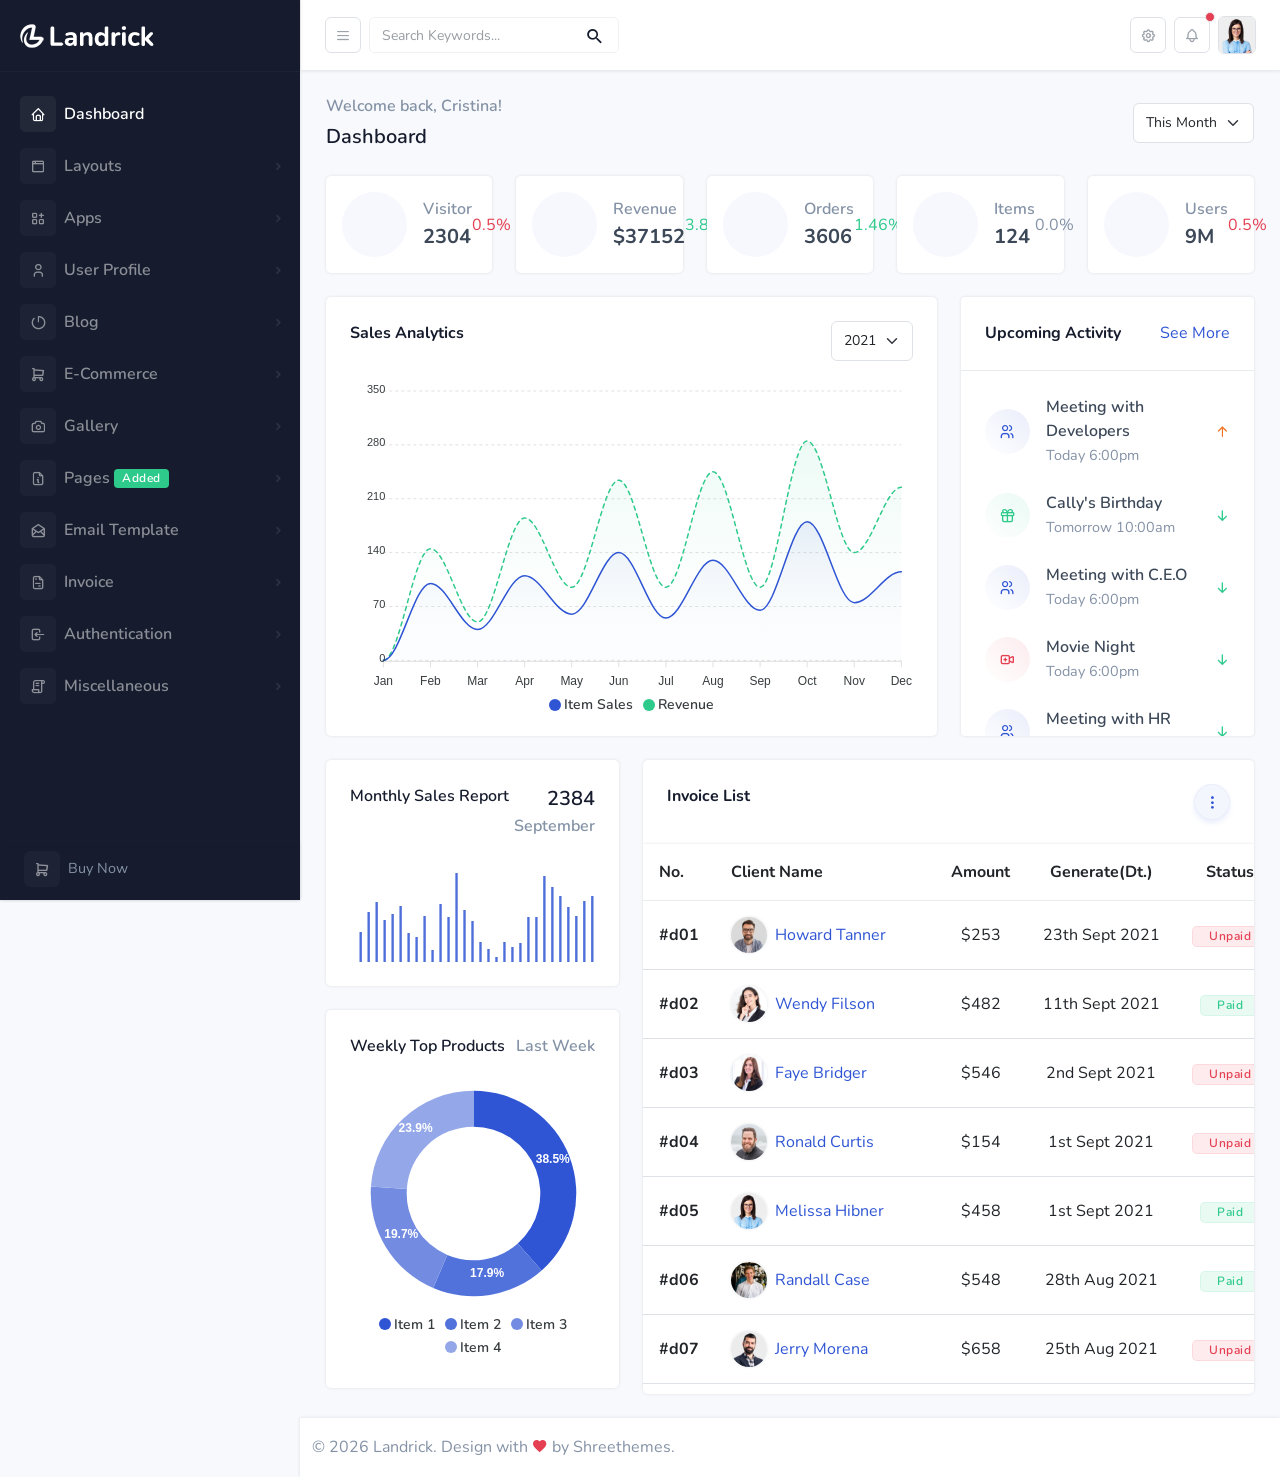
<file: HTML/dashboard/index.html>
<!DOCTYPE html>
<html lang="en">

    <head>
        <meta charset="utf-8" />
        <title>Landrick - Dashboard</title>
        <meta name="viewport" content="width=device-width, initial-scale=1.0">
        <meta name="description" content="Premium Bootstrap 5 Admin Dashboard Template" />
        <meta name="keywords" content="Saas, CRM, Admin, Dashboard, Modern, Classic" />
        <meta name="author" content="Shreethemes" />
        <meta name="email" content="support@shreethemes.in" />
        <meta name="website" content="https://shreethemes.in" />
        <meta name="Version" content="v4.0.0" />
        <!-- favicon -->
        <link rel="shortcut icon" href="assets/images/favicon.ico">
        <!-- Bootstrap -->
        <link href="assets/css/bootstrap.min.css" rel="stylesheet" type="text/css" />
        <!-- simplebar -->
        <link href="assets/css/simplebar.css" rel="stylesheet" type="text/css" />
        
        <!-- Icons -->
        <link href="assets/css/materialdesignicons.min.css" rel="stylesheet" type="text/css" />
        <link href="assets/css/tabler-icons.min.css" rel="stylesheet" type="text/css" />
        <link href="https://unicons.iconscout.com/release/v3.0.6/css/line.css"  rel="stylesheet">
        <!-- Css -->
        <link href="assets/css/style.css" rel="stylesheet" type="text/css" id="theme-opt" />

    </head>

    <body>
        <!-- Loader -->
        <!-- <div id="preloader">
            <div id="status">
                <div class="spinner">
                    <div class="double-bounce1"></div>
                    <div class="double-bounce2"></div>
                </div>
            </div>
        </div> -->
        <!-- Loader -->

        <div class="page-wrapper landrick-theme toggled">
            <nav id="sidebar" class="sidebar-wrapper sidebar-dark">
                <div class="sidebar-content" data-simplebar style="height: calc(100% - 60px);">
                    <div class="sidebar-brand">
                        <a href="index.html">
                            <img src="assets/images/logo-dark.png" height="24" class="logo-light-mode" alt="">
                            <img src="assets/images/logo-light.png" height="24" class="logo-dark-mode" alt="">
                            <span class="sidebar-colored">
                                <img src="assets/images/logo-light.png" height="24" alt="">
                            </span>
                        </a>
                    </div>
                    
                    <ul class="sidebar-menu">
                        <li><a href="index.html"><i class="ti ti-home me-2"></i>Dashboard</a></li>
                        <li class="sidebar-dropdown">
                            <a href="javascript:void(0)"><i class="ti ti-browser me-2"></i>Layouts</a>
                            <div class="sidebar-submenu">
                                <ul>
                                    <li><a href="index-dark.html">Dark Dashboard</a></li>
                                    <li><a href="index-rtl.html">RTL Dashboard</a></li>
                                    <li><a href="index-rtl-dark.html">Dark RTL Dashboard</a></li>
                                    <li><a href="index-sidebar-light.html">Light Sidebar</a></li>
                                    <li><a href="index-sidebar-colored.html">Colored Sidebar</a></li>
                                </ul>
                            </div>
                        </li>
                        <li class="sidebar-dropdown">
                            <a href="javascript:void(0)"><i class="ti ti-apps me-2"></i>Apps</a>
                            <div class="sidebar-submenu">
                                <ul>
                                    <li><a href="chat.html">Chat</a></li>
                                    <li><a href="email.html">Email</a></li>
                                    <li><a href="calendar.html">Calendar</a></li>
                                </ul>
                            </div>
                        </li>
                        <li class="sidebar-dropdown">
                            <a href="javascript:void(0)"><i class="ti ti-user me-2"></i>User Profile</a>
                            <div class="sidebar-submenu">
                                <ul>
                                    <li><a href="profile.html">Profile</a></li>
                                    <li><a href="profile-setting.html">Profile Setting</a></li>
                                </ul>
                            </div>
                        </li>
                        <li class="sidebar-dropdown">
                            <a href="javascript:void(0)"><i class="ti ti-brand-gravatar me-2"></i>Blog</a>
                            <div class="sidebar-submenu">
                                <ul>
                                    <li><a href="blog.html">Blogs</a></li>
                                    <li><a href="blog-detail.html">Blog Detail</a></li>
                                </ul>
                            </div>
                        </li>
                        <li class="sidebar-dropdown">
                            <a href="javascript:void(0)"><i class="ti ti-shopping-cart me-2"></i>E-Commerce</a>
                            <div class="sidebar-submenu">
                                <ul>
                                    <li><a href="shop.html">Shop</a></li>
                                    <li><a href="product-detail.html">Shop Detail</a></li>
                                    <li><a href="shop-cart.html">Shopcart</a></li>
                                    <li><a href="checkout.html">Checkout</a></li>
                                </ul>
                            </div>
                        </li>
                        <li class="sidebar-dropdown">
                            <a href="javascript:void(0)"><i class="ti ti-camera me-2"></i>Gallery</a>
                            <div class="sidebar-submenu">
                                <ul>
                                    <li><a href="gallery-one.html">Gallary One</a></li>
                                    <li><a href="gallery-two.html">Gallery Two</a></li>
                                </ul>
                            </div>
                        </li>
                        <li class="sidebar-dropdown">
                            <a href="javascript:void(0)"><i class="ti ti-file-info me-2"></i>Pages <span class="badge bg-success ms-1">Added</span></a>
                            <div class="sidebar-submenu">
                                <ul>
                                    <li><a href="faqs.html">FAQs</a></li>
                                    <li><a href="pricing.html">Pricing</a></li>
                                    <li><a href="timeline.html">Timeline <span class="badge bg-warning">New</span></a></li>
                                    <li><a href="team.html">Team <span class="badge bg-warning">New</span></a></li>
                                    <li><a href="blank-page.html">Blank Page</a></li>
                                    <li><a href="components.html">Components</a></li>
                                    <li><a href="privacy.html">Privacy Policy</a></li>
                                    <li><a href="terms.html">Term & Condition</a></li>
                                </ul>
                            </div>
                        </li>
                        <li class="sidebar-dropdown">
                            <a href="javascript:void(0)"><i class="ti ti-mail-opened me-2"></i>Email Template</a>
                            <div class="sidebar-submenu">
                                <ul>
                                    <li><a href="email-confirmation.html">Confirmation</a></li>
                                    <li><a href="email-password-reset.html">Reset Password</a></li>
                                    <li><a href="email-alert.html">Alert</a></li>
                                    <li><a href="email-invoice.html">Invoice</a></li>
                                </ul>
                            </div>
                        </li>
                        <li class="sidebar-dropdown">
                            <a href="javascript:void(0)"><i class="ti ti-file-invoice me-2"></i>Invoice</a>
                            <div class="sidebar-submenu">
                                <ul>
                                    <li><a href="invoice-list.html">Invoice List</a></li>
                                    <li><a href="invoice.html">Invoice Preview</a></li>
                                </ul>
                            </div>
                        </li>
                        <li class="sidebar-dropdown">
                            <a href="javascript:void(0)"><i class="ti ti-login me-2"></i>Authentication</a>
                            <div class="sidebar-submenu">
                                <ul>
                                    <li><a href="login.html">Login</a></li>
                                    <li><a href="login-cover.html">Login Two</a></li>
                                    <li><a href="signup.html">Signup</a></li>
                                    <li><a href="signup-cover.html">Signup Two</a></li>
                                    <li><a href="reset-password.html">Reset Password</a></li>
                                    <li><a href="reset-password-cover.html">Reset Password Two</a></li>
                                    <li><a href="lock-screen.html">Lockscreen</a></li>
                                </ul>
                            </div>
                        </li>
                        <li class="sidebar-dropdown">
                            <a href="javascript:void(0)"><i class="ti ti-license me-2"></i>Miscellaneous</a>
                            <div class="sidebar-submenu">
                                <ul>
                                    <li><a href="comingsoon.html">Comingsoon</a></li>
                                    <li><a href="maintenance.html">Maintenance</a></li>
                                    <li><a href="error.html">Error</a></li>
                                    <li><a href="thankyou.html">Thank You</a></li>
                                </ul>
                            </div>
                        </li>
                    </ul>
                    <!-- sidebar-menu  -->
                </div>
                <!-- Sidebar Footer -->
                <ul class="sidebar-footer list-unstyled mb-0">
                    <li class="list-inline-item mb-0">
                        <a href="https://1.envato.market/landrick" target="_blank" class="btn btn-icon btn-soft-light"><i class="ti ti-shopping-cart"></i></a> <small class="text-muted ms-1">Buy Now</small>
                    </li>
                </ul>
                <!-- Sidebar Footer -->
            </nav>
            <!-- sidebar-wrapper  -->

            <!-- Start Page Content -->
            <main class="page-content bg-light">
                <div class="top-header">
                    <div class="header-bar d-flex justify-content-between border-bottom">
                        <div class="d-flex align-items-center">
                            <a href="#" class="logo-icon me-3">
                                <img src="assets/images/logo-icon.png" height="30" class="small" alt="">
                                <span class="big">
                                    <img src="assets/images/logo-dark.png" height="24" class="logo-light-mode" alt="">
                                    <img src="assets/images/logo-light.png" height="24" class="logo-dark-mode" alt="">
                                </span>
                            </a>
                            <a id="close-sidebar" class="btn btn-icon btn-soft-light" href="javascript:void(0)">
                                <i class="ti ti-menu-2"></i>
                            </a>
                            <div class="search-bar p-0 d-none d-md-block ms-2">
                                <div id="search" class="menu-search mb-0">
                                    <form role="search" method="get" id="searchform" class="searchform">
                                        <div>
                                            <input type="text" class="form-control border rounded" name="s" id="s" placeholder="Search Keywords...">
                                            <input type="submit" id="searchsubmit" value="Search">
                                        </div>
                                    </form>
                                </div>
                            </div>
                        </div>
        
                        <ul class="list-unstyled mb-0">
                            <li class="list-inline-item mb-0">
                                <a href="javascript:void(0)" data-bs-toggle="offcanvas" data-bs-target="#offcanvasRight" aria-controls="offcanvasRight">
                                    <div class="btn btn-icon btn-soft-light"><i class="ti ti-settings"></i></div>
                                </a>
                            </li>

                            <li class="list-inline-item mb-0 ms-1">
                                <div class="dropdown dropdown-primary">
                                    <button type="button" class="btn btn-icon btn-soft-light dropdown-toggle p-0" data-bs-toggle="dropdown" aria-haspopup="true" aria-expanded="false"><i class="ti ti-bell"></i></button>
                                    <span class="position-absolute top-0 start-100 translate-middle p-1 bg-danger border border-light rounded-circle">
                                        <span class="visually-hidden">New alerts</span>
                                    </span>
                                    
                                    <div class="dropdown-menu dd-menu bg-white shadow rounded border-0 mt-3 p-0" data-simplebar style="height: 320px; width: 290px;">
                                        <div class="d-flex align-items-center justify-content-between p-3 border-bottom">
                                            <h6 class="mb-0 text-dark">Notifications</h6>
                                            <span class="badge bg-soft-danger rounded-pill">3</span>
                                        </div>
                                        <div class="p-3">
                                            <a href="#!" class="dropdown-item features feature-primary key-feature p-0">
                                                <div class="d-flex align-items-center">
                                                    <div class="icon text-center rounded-circle me-2">
                                                        <i class="ti ti-shopping-cart"></i>
                                                    </div>
                                                    <div class="flex-1">
                                                        <h6 class="mb-0 text-dark title">Order Complete</h6>
                                                        <small class="text-muted">15 min ago</small>
                                                    </div>
                                                </div>
                                            </a>
                                            
                                            <a href="#!" class="dropdown-item features feature-primary key-feature p-0 mt-3">
                                                <div class="d-flex align-items-center">
                                                    <img src="assets/images/client/04.jpg" class="avatar avatar-md-sm rounded-circle border shadow me-2" alt="">
                                                    <div class="flex-1">
                                                        <h6 class="mb-0 text-dark title"><span class="fw-bold">Message</span> from Luis</h6>
                                                        <small class="text-muted">1 hour ago</small>
                                                    </div>
                                                </div>
                                            </a>
                                            
                                            <a href="#!" class="dropdown-item features feature-primary key-feature p-0 mt-3">
                                                <div class="d-flex align-items-center">
                                                    <div class="icon text-center rounded-circle me-2">
                                                        <i class="ti ti-currency-dollar"></i>
                                                    </div>
                                                    <div class="flex-1">
                                                        <h6 class="mb-0 text-dark title"><span class="fw-bold">One Refund Request</span></h6>
                                                        <small class="text-muted">2 hour ago</small>
                                                    </div>
                                                </div>
                                            </a>

                                            <a href="#!" class="dropdown-item features feature-primary key-feature p-0 mt-3">
                                                <div class="d-flex align-items-center">
                                                    <div class="icon text-center rounded-circle me-2">
                                                        <i class="ti ti-truck-delivery"></i>
                                                    </div>
                                                    <div class="flex-1">
                                                        <h6 class="mb-0 text-dark title">Deliverd your Order</h6>
                                                        <small class="text-muted">Yesterday</small>
                                                    </div>
                                                </div>
                                            </a>
                                            
                                            <a href="#!" class="dropdown-item features feature-primary key-feature p-0 mt-3">
                                                <div class="d-flex align-items-center">
                                                    <img src="assets/images/client/15.jpg" class="avatar avatar-md-sm rounded-circle border shadow me-2" alt="">
                                                    <div class="flex-1">
                                                        <h6 class="mb-0 text-dark title"><span class="fw-bold">Cally</span> started following you</h6>
                                                        <small class="text-muted">2 days ago</small>
                                                    </div>
                                                </div>
                                            </a>
                                        </div>
                                    </div>
                                </div>
                            </li>

                            <li class="list-inline-item mb-0 ms-1">
                                <div class="dropdown dropdown-primary">
                                    <button type="button" class="btn btn-soft-light dropdown-toggle p-0" data-bs-toggle="dropdown" aria-haspopup="true" aria-expanded="false"><img src="assets/images/client/05.jpg" class="avatar avatar-ex-small rounded" alt=""></button>
                                    <div class="dropdown-menu dd-menu dropdown-menu-end bg-white shadow border-0 mt-3 py-3" style="min-width: 200px;">
                                        <a class="dropdown-item d-flex align-items-center text-dark pb-3" href="profile.html">
                                            <img src="assets/images/client/05.jpg" class="avatar avatar-md-sm rounded-circle border shadow" alt="">
                                            <div class="flex-1 ms-2">
                                                <span class="d-block">Cristina Julia</span>
                                                <small class="text-muted">UI / UX Designer</small>
                                            </div>
                                        </a>
                                        <a class="dropdown-item text-dark" href="index.html"><span class="mb-0 d-inline-block me-1"><i class="ti ti-home"></i></span> Dashboard</a>
                                        <a class="dropdown-item text-dark" href="profile.html"><span class="mb-0 d-inline-block me-1"><i class="ti ti-settings"></i></span> Profile</a>
                                        <a class="dropdown-item text-dark" href="email.html"><span class="mb-0 d-inline-block me-1"><i class="ti ti-mail"></i></span> Email</a>
                                        <div class="dropdown-divider border-top"></div>
                                        <a class="dropdown-item text-dark" href="lock-screen.html"><span class="mb-0 d-inline-block me-1"><i class="ti ti-lock"></i></span> Lockscreen</a>
                                        <a class="dropdown-item text-dark" href="login.html"><span class="mb-0 d-inline-block me-1"><i class="ti ti-logout"></i></span> Logout</a>
                                    </div>
                                </div>
                            </li>
                        </ul>
                    </div>
                </div>

                <div class="container-fluid">
                    <div class="layout-specing">
                        <div class="d-flex align-items-center justify-content-between">
                            <div>
                                <h6 class="text-muted mb-1">Welcome back, Cristina!</h6>
                                <h5 class="mb-0">Dashboard</h5>
                            </div>

                            <div class="mb-0 position-relative">
                                <select class="form-select form-control" id="dailychart">
                                    <option selected="">This Month</option>
                                    <option value="aug">August</option>
                                    <option value="jul">July</option>
                                    <option value="jun">June</option>
                                </select>
                            </div>
                        </div>
                    
                        <div class="row row-cols-xl-5 row-cols-md-2 row-cols-1">
                            <div class="col mt-4">
                                <a href="#!" class="features feature-primary d-flex justify-content-between align-items-center bg-white rounded shadow p-3">
                                    <div class="d-flex align-items-center">
                                        <div class="icon text-center rounded-pill">
                                            <i class="uil uil-user-circle fs-4 mb-0"></i>
                                        </div>
                                        <div class="flex-1 ms-3">
                                            <h6 class="mb-0 text-muted">Visitor</h6>
                                            <p class="fs-5 text-dark fw-bold mb-0"><span class="counter-value" data-target="4589">2100</span></p>
                                        </div>
                                    </div>

                                    <span class="text-danger"><i class="uil uil-chart-down"></i> 0.5%</span>
                                </a>
                            </div><!--end col-->
                            
                            <div class="col mt-4">
                                <a href="#!" class="features feature-primary d-flex justify-content-between align-items-center bg-white rounded shadow p-3">
                                    <div class="d-flex align-items-center">
                                        <div class="icon text-center rounded-pill">
                                            <i class="uil uil-usd-circle fs-4 mb-0"></i>
                                        </div>
                                        <div class="flex-1 ms-3">
                                            <h6 class="mb-0 text-muted">Revenue</h6>
                                            <p class="fs-5 text-dark fw-bold mb-0">$<span class="counter-value" data-target="48575">35214</span></p>
                                        </div>
                                    </div>

                                    <span class="text-success"><i class="uil uil-arrow-growth"></i> 3.84%</span>
                                </a>
                            </div><!--end col-->
                            
                            <div class="col mt-4">
                                <a href="#!" class="features feature-primary d-flex justify-content-between align-items-center bg-white rounded shadow p-3">
                                    <div class="d-flex align-items-center">
                                        <div class="icon text-center rounded-pill">
                                            <i class="uil uil-shopping-bag fs-4 mb-0"></i>
                                        </div>
                                        <div class="flex-1 ms-3">
                                            <h6 class="mb-0 text-muted">Orders</h6>
                                            <p class="fs-5 text-dark fw-bold mb-0"><span class="counter-value" data-target="4800">3402</span></p>
                                        </div>
                                    </div>

                                    <span class="text-success"><i class="uil uil-arrow-growth"></i> 1.46%</span>
                                </a>
                            </div><!--end col-->
                            
                            <div class="col mt-4">
                                <a href="#!" class="features feature-primary d-flex justify-content-between align-items-center bg-white rounded shadow p-3">
                                    <div class="d-flex align-items-center">
                                        <div class="icon text-center rounded-pill">
                                            <i class="uil uil-store fs-4 mb-0"></i>
                                        </div>
                                        <div class="flex-1 ms-3">
                                            <h6 class="mb-0 text-muted">Items</h6>
                                            <p class="fs-5 text-dark fw-bold mb-0"><span class="counter-value" data-target="145">23</span></p>
                                        </div>
                                    </div>

                                    <span class="text-muted"><i class="uil uil-analysis"></i> 0.0%</span>
                                </a>
                            </div><!--end col-->
                            
                            <div class="col mt-4">
                                <a href="#!" class="features feature-primary d-flex justify-content-between align-items-center bg-white rounded shadow p-3">
                                    <div class="d-flex align-items-center">
                                        <div class="icon text-center rounded-pill">
                                            <i class="uil uil-users-alt fs-4 mb-0"></i>
                                        </div>
                                        <div class="flex-1 ms-3">
                                            <h6 class="mb-0 text-muted">Users</h6>
                                            <p class="fs-5 text-dark fw-bold mb-0"><span class="counter-value" data-target="9">1.5</span>M</p>
                                        </div>
                                    </div>

                                    <span class="text-danger"><i class="uil uil-chart-down"></i> 0.5%</span>
                                </a>
                            </div><!--end col-->
                        </div><!--end row-->

                        <div class="row">
                            <div class="col-xl-8 col-lg-7 mt-4">
                                <div class="card shadow border-0 p-4 pb-0 rounded">
                                    <div class="d-flex justify-content-between">
                                        <h6 class="mb-0 fw-bold">Sales Analytics</h6>
                                        
                                        <div class="mb-0 position-relative">
                                            <select class="form-select form-control" id="yearchart">
                                                <option selected>2021</option>
                                                <option value="2020">2020</option>
                                                <option value="2019">2019</option>
                                            </select>
                                        </div>
                                    </div>
                                    <div id="dashboard" class="apex-chart"></div>
                                </div>
                            </div><!--end col-->

                            <div class="col-xl-4 col-lg-5 mt-4 rounded">
                                <div class="card shadow border-0">
                                    <div class="p-4 border-bottom">
                                        <div class="d-flex justify-content-between">
                                            <h6 class="mb-0 fw-bold">Upcoming Activity</h6>
                                            
                                            <a href="#!" class="text-primary">See More <i class="uil uil-arrow-right align-middle"></i></a>
                                        </div>
                                    </div>

                                    <div class="p-4" data-simplebar style="height: 365px;">
                                        <a href="javascript:void(0)" class="features feature-primary key-feature d-flex align-items-center justify-content-between">
                                            <div class="d-flex align-items-center">
                                                <div class="icon text-center rounded-circle me-3">
                                                    <i class="ti ti-users"></i>
                                                </div>
                                                <div class="flex-1">
                                                    <h6 class="mb-0 text-dark">Meeting with Developers</h6>
                                                    <small class="text-muted">Today 6:00pm</small>
                                                </div>
                                            </div>

                                            <i class="ti ti-arrow-up text-warning"></i>
                                        </a>

                                        <a href="javascript:void(0)" class="features feature-success key-feature d-flex align-items-center justify-content-between mt-4">
                                            <div class="d-flex align-items-center">
                                                <div class="icon text-center rounded-circle me-3">
                                                    <i class="ti ti-gift"></i>
                                                </div>
                                                <div class="flex-1">
                                                    <h6 class="mb-0 text-dark">Cally's Birthday</h6>
                                                    <small class="text-muted">Tomorrow 10:00am</small>
                                                </div>
                                            </div>

                                            <i class="ti ti-arrow-down text-success"></i>
                                        </a>

                                        <a href="javascript:void(0)" class="features feature-primary key-feature d-flex align-items-center justify-content-between mt-4">
                                            <div class="d-flex align-items-center">
                                                <div class="icon text-center rounded-circle me-3">
                                                    <i class="ti ti-users"></i>
                                                </div>
                                                <div class="flex-1">
                                                    <h6 class="mb-0 text-dark">Meeting with C.E.O</h6>
                                                    <small class="text-muted">Today 6:00pm</small>
                                                </div>
                                            </div>

                                            <i class="ti ti-arrow-down text-success"></i>
                                        </a>

                                        <a href="javascript:void(0)" class="features feature-danger key-feature d-flex align-items-center justify-content-between mt-4">
                                            <div class="d-flex align-items-center">
                                                <div class="icon text-center rounded-circle me-3">
                                                    <i class="ti ti-video-plus"></i>
                                                </div>
                                                <div class="flex-1">
                                                    <h6 class="mb-0 text-dark">Movie Night</h6>
                                                    <small class="text-muted">Today 6:00pm</small>
                                                </div>
                                            </div>

                                            <i class="ti ti-arrow-down text-success"></i>
                                        </a>

                                        <a href="javascript:void(0)" class="features feature-primary key-feature d-flex align-items-center justify-content-between mt-4">
                                            <div class="d-flex align-items-center">
                                                <div class="icon text-center rounded-circle me-3">
                                                    <i class="ti ti-users"></i>
                                                </div>
                                                <div class="flex-1">
                                                    <h6 class="mb-0 text-dark">Meeting with HR</h6>
                                                    <small class="text-muted">Today 6:00pm</small>
                                                </div>
                                            </div>

                                            <i class="ti ti-arrow-down text-success"></i>
                                        </a>

                                        <a href="javascript:void(0)" class="features feature-success key-feature d-flex align-items-center justify-content-between mt-4">
                                            <div class="d-flex align-items-center">
                                                <div class="icon text-center rounded-circle me-3">
                                                    <i class="ti ti-gift"></i>
                                                </div>
                                                <div class="flex-1">
                                                    <h6 class="mb-0 text-dark">Carlo's Birthday</h6>
                                                    <small class="text-muted">Today 6:00pm</small>
                                                </div>
                                            </div>

                                            <i class="ti ti-arrow-down text-success"></i>
                                        </a>
                                    </div>
                                </div>
                            </div><!--end col-->
                        </div><!--end row-->

                        <div class="row">
                            <div class="col-xl-4">
                                <div class="row">
                                    <div class="col-xl-12 mt-4">
                                        <div class="card rounded shadow border-0 p-4">
                                            <div class="d-flex justify-content-between mb-4">
                                                <h6 class="mb-0">Monthly Sales Report</h6>

                                                <div class="text-end">
                                                    <h5 class="mb-0">2384</h5>
                                                    <h6 class="text-muted mb-0">September</h6>
                                                </div>
                                            </div>
                                            <div id="sale-chart"></div>
                                        </div>
                                    </div><!--end col-->
                                    
                                    <div class="col-xl-12 mt-4">
                                        <div class="card rounded shadow border-0 p-4">
                                            <div class="d-flex justify-content-between mb-4">
                                                <h6 class="mb-0">Weekly Top Products</h6>

                                                <div class="text-end">
                                                    <h6 class="text-muted mb-0">Last Week</h6>
                                                </div>
                                            </div>
                                            <div id="top-product-chart"></div>
                                        </div>
                                    </div><!--end col-->
                                </div><!--end row-->
                            </div><!--end col-->

                            <div class="col-xl-8 mt-4">
                                <div class="d-flex justify-content-between p-4 bg-white shadow rounded-top">
                                    <h6 class="fw-bold mb-0">Invoice List</h6>

                                    <ul class="list-unstyled mb-0">
                                        <li class="dropdown dropdown-primary list-inline-item">
                                            <button type="button" class="btn btn-icon btn-pills btn-soft-primary dropdown-toggle p-0" data-bs-toggle="dropdown" aria-haspopup="true" aria-expanded="false"><i class="ti ti-dots-vertical"></i></button>
                                            <div class="dropdown-menu dd-menu dropdown-menu-end bg-white shadow border-0 mt-3 py-3">
                                                <a class="dropdown-item text-dark" href="#"> Paid</a>
                                                <a class="dropdown-item text-dark" href="#"> Unpaid</a>
                                            </div>
                                        </li>
                                    </ul>
                                </div>
                                <div class="table-responsive shadow rounded-bottom" data-simplebar style="height: 550px;">
                                    <table class="table table-center bg-white mb-0">
                                        <thead>
                                            <tr>
                                                <th class="border-bottom p-3">No.</th>
                                                <th class="border-bottom p-3" style="min-width: 220px;">Client Name</th>
                                                <th class="text-center border-bottom p-3">Amount</th>
                                                <th class="text-center border-bottom p-3" style="min-width: 150px;">Generate(Dt.)</th>
                                                <th class="text-center border-bottom p-3">Status</th>
                                                <th class="text-end border-bottom p-3" style="min-width: 100px;">Preview</th>
                                            </tr>
                                        </thead>
                                        <tbody>
                                            <!-- Start -->
                                            <tr>
                                                <th class="p-3">#d01</th>
                                                <td class="p-3">
                                                    <a href="#" class="text-primary">
                                                        <div class="d-flex align-items-center">
                                                            <img src="assets/images/client/01.jpg" class="avatar avatar-ex-small rounded-circle shadow" alt="">
                                                            <span class="ms-2">Howard Tanner</span>
                                                        </div>
                                                    </a>
                                                </td>
                                                <td class="text-center p-3">$253</td>
                                                <td class="text-center p-3">23th Sept 2021</td>
                                                <td class="text-center p-3">
                                                    <div class="badge bg-soft-danger rounded px-3 py-1">
                                                        Unpaid
                                                    </div>
                                                </td>
                                                <td class="text-end p-3">
                                                    <a href="invoice.html" class="btn btn-sm btn-primary">Preview</a>
                                                </td>
                                            </tr>
                                            <!-- End -->

                                            <!-- Start -->
                                            <tr>
                                                <th class="p-3">#d02</th>
                                                <td class="p-3">
                                                    <a href="#" class="text-primary">
                                                        <div class="d-flex align-items-center">
                                                            <img src="assets/images/client/02.jpg" class="avatar avatar-ex-small rounded-circle shadow" alt="">
                                                            <span class="ms-2">Wendy Filson</span>
                                                        </div>
                                                    </a>
                                                </td>
                                                <td class="text-center p-3">$482</td>
                                                <td class="text-center p-3">11th Sept 2021</td>
                                                <td class="text-center p-3">
                                                    <div class="badge bg-soft-success rounded px-3 py-1">
                                                        Paid
                                                    </div>
                                                </td>
                                                <td class="text-end p-3">
                                                    <a href="invoice.html" class="btn btn-sm btn-primary">Preview</a>
                                                </td>
                                            </tr>
                                            <!-- End -->

                                            <!-- Start -->
                                            <tr>
                                                <th class="p-3">#d03</th>
                                                <td class="p-3">
                                                    <a href="#" class="text-primary">
                                                        <div class="d-flex align-items-center">
                                                            <img src="assets/images/client/03.jpg" class="avatar avatar-ex-small rounded-circle shadow" alt="">
                                                            <span class="ms-2">Faye Bridger</span>
                                                        </div>
                                                    </a>
                                                </td>
                                                <td class="text-center p-3">$546</td>
                                                <td class="text-center p-3">2nd Sept 2021</td>
                                                <td class="text-center p-3">
                                                    <div class="badge bg-soft-danger rounded px-3 py-1">
                                                        Unpaid
                                                    </div>
                                                </td>
                                                <td class="text-end p-3">
                                                    <a href="invoice.html" class="btn btn-sm btn-primary">Preview</a>
                                                </td>
                                            </tr>
                                            <!-- End -->

                                            <!-- Start -->
                                            <tr>
                                                <th class="p-3">#d04</th>
                                                <td class="p-3">
                                                    <a href="#" class="text-primary">
                                                        <div class="d-flex align-items-center">
                                                            <img src="assets/images/client/04.jpg" class="avatar avatar-ex-small rounded-circle shadow" alt="">
                                                            <span class="ms-2">Ronald Curtis</span>
                                                        </div>
                                                    </a>
                                                </td>
                                                <td class="text-center p-3">$154</td>
                                                <td class="text-center p-3">1st Sept 2021</td>
                                                <td class="text-center p-3">
                                                    <div class="badge bg-soft-danger rounded px-3 py-1">
                                                        Unpaid
                                                    </div>
                                                </td>
                                                <td class="text-end p-3">
                                                    <a href="invoice.html" class="btn btn-sm btn-primary">Preview</a>
                                                </td>
                                            </tr>
                                            <!-- End -->

                                            <!-- Start -->
                                            <tr>
                                                <th class="p-3">#d05</th>
                                                <td class="p-3">
                                                    <a href="#" class="text-primary">
                                                        <div class="d-flex align-items-center">
                                                            <img src="assets/images/client/05.jpg" class="avatar avatar-ex-small rounded-circle shadow" alt="">
                                                            <span class="ms-2">Melissa Hibner</span>
                                                        </div>
                                                    </a>
                                                </td>
                                                <td class="text-center p-3">$458</td>
                                                <td class="text-center p-3">1st Sept 2021</td>
                                                <td class="text-center p-3">
                                                    <div class="badge bg-soft-success rounded px-3 py-1">
                                                        Paid
                                                    </div>
                                                </td>
                                                <td class="text-end p-3">
                                                    <a href="invoice.html" class="btn btn-sm btn-primary">Preview</a>
                                                </td>
                                            </tr>
                                            <!-- End -->

                                            <!-- Start -->
                                            <tr>
                                                <th class="p-3">#d06</th>
                                                <td class="p-3">
                                                    <a href="#" class="text-primary">
                                                        <div class="d-flex align-items-center">
                                                            <img src="assets/images/client/06.jpg" class="avatar avatar-ex-small rounded-circle shadow" alt="">
                                                            <span class="ms-2">Randall Case</span>
                                                        </div>
                                                    </a>
                                                </td>
                                                <td class="text-center p-3">$548</td>
                                                <td class="text-center p-3">28th Aug 2021</td>
                                                <td class="text-center p-3">
                                                    <div class="badge bg-soft-success rounded px-3 py-1">
                                                        Paid
                                                    </div>
                                                </td>
                                                <td class="text-end p-3">
                                                    <a href="invoice.html" class="btn btn-sm btn-primary">Preview</a>
                                                </td>
                                            </tr>
                                            <!-- End -->

                                            <!-- Start -->
                                            <tr>
                                                <th class="p-3">#d07</th>
                                                <td class="p-3">
                                                    <a href="#" class="text-primary">
                                                        <div class="d-flex align-items-center">
                                                            <img src="assets/images/client/07.jpg" class="avatar avatar-ex-small rounded-circle shadow" alt="">
                                                            <span class="ms-2">Jerry Morena</span>
                                                        </div>
                                                    </a>
                                                </td>
                                                <td class="text-center p-3">$658</td>
                                                <td class="text-center p-3">25th Aug 2021</td>
                                                <td class="text-center p-3">
                                                    <div class="badge bg-soft-danger rounded px-3 py-1">
                                                        Unpaid
                                                    </div>
                                                </td>
                                                <td class="text-end p-3">
                                                    <a href="invoice.html" class="btn btn-sm btn-primary">Preview</a>
                                                </td>
                                            </tr>
                                            <!-- End -->

                                            <!-- Start -->
                                            <tr>
                                                <th class="p-3">#d08</th>
                                                <td class="p-3">
                                                    <a href="#" class="text-primary">
                                                        <div class="d-flex align-items-center">
                                                            <img src="assets/images/client/08.jpg" class="avatar avatar-ex-small rounded-circle shadow" alt="">
                                                            <span class="ms-2">Lester McNally</span>
                                                        </div>
                                                    </a>
                                                </td>
                                                <td class="text-center p-3">$457</td>
                                                <td class="text-center p-3">20th Aug 2021</td>
                                                <td class="text-center p-3">
                                                    <div class="badge bg-soft-danger rounded px-3 py-1">
                                                        Unpaid
                                                    </div>
                                                </td>
                                                <td class="text-end p-3">
                                                    <a href="invoice.html" class="btn btn-sm btn-primary">Preview</a>
                                                </td>
                                            </tr>
                                            <!-- End -->

                                            <!-- Start -->
                                            <tr>
                                                <th class="p-3">#d09</th>
                                                <td class="p-3">
                                                    <a href="#" class="text-primary">
                                                        <div class="d-flex align-items-center">
                                                            <img src="assets/images/client/09.jpg" class="avatar avatar-ex-small rounded-circle shadow" alt="">
                                                            <span class="ms-2">Christopher Burrell</span>
                                                        </div>
                                                    </a>
                                                </td>
                                                <td class="text-center p-3">$586</td>
                                                <td class="text-center p-3">15th Aug 2021</td>
                                                <td class="text-center p-3">
                                                    <div class="badge bg-soft-success rounded px-3 py-1">
                                                        Paid
                                                    </div>
                                                </td>
                                                <td class="text-end p-3">
                                                    <a href="invoice.html" class="btn btn-sm btn-primary">Preview</a>
                                                </td>
                                            </tr>
                                            <!-- End -->

                                            <!-- Start -->
                                            <tr>
                                                <th class="p-3">#d10</th>
                                                <td class="p-3">
                                                    <a href="#" class="text-primary">
                                                        <div class="d-flex align-items-center">
                                                            <img src="assets/images/client/10.jpg" class="avatar avatar-ex-small rounded-circle shadow" alt="">
                                                            <span class="ms-2">Mary Skeens</span>
                                                        </div>
                                                    </a>
                                                </td>
                                                <td class="text-center p-3">$325</td>
                                                <td class="text-center p-3">10th Aug 2021</td>
                                                <td class="text-center p-3">
                                                    <div class="badge bg-soft-danger rounded px-3 py-1">
                                                        Unpaid
                                                    </div>
                                                </td>
                                                <td class="text-end p-3">
                                                    <a href="invoice.html" class="btn btn-sm btn-primary">Preview</a>
                                                </td>
                                            </tr>
                                            <!-- End -->
                                        </tbody>
                                    </table>
                                </div>
                            </div><!--end col-->
                        </div><!--end row-->
                    </div>
                </div><!--end container-->

                <!-- Footer Start -->
                <footer class="bg-white shadow py-3">
                    <div class="container-fluid">
                        <div class="row align-items-center">
                            <div class="col">
                                <div class="text-sm-start text-center">
                                    <p class="mb-0 text-muted">© <script>document.write(new Date().getFullYear())</script> Landrick. Design with <i class="mdi mdi-heart text-danger"></i> by <a href="https://shreethemes.in/" target="_blank" class="text-reset">Shreethemes</a>.</p>
                                </div>
                            </div><!--end col-->
                        </div><!--end row-->
                    </div><!--end container-->
                </footer><!--end footer-->
                <!-- End -->
            </main>
            <!--End page-content" -->
        </div>
        <!-- page-wrapper -->

        <!-- Offcanvas Start -->
        <div class="offcanvas offcanvas-end bg-white shadow" tabindex="-1" id="offcanvasRight" aria-labelledby="offcanvasRightLabel">
            <div class="offcanvas-header border-bottom">
                <h5 id="offcanvasRightLabel" class="mb-0">
                    <img src="assets/images/logo-dark.png" height="24" class="light-version" alt="">
                    <img src="assets/images/logo-light.png" height="24" class="dark-version" alt="">
                </h5>
                <button type="button" class="btn-close d-flex align-items-center text-dark" data-bs-dismiss="offcanvas" aria-label="Close"><i class="mdi mdi-close fs-4"></i></button>
            </div>
            <div class="offcanvas-body p-4 px-md-5">
                <div class="row">
                    <div class="col-12">
                        <!-- Style switcher -->
                        <div id="style-switcher">
                            <div>
                                <ul class="text-center list-unstyled mb-0">
                                    <li class="d-grid"><a href="javascript:void(0)" class="rtl-version t-rtl-light" onclick="setTheme('style-rtl')"><img src="assets/images/demos/rtl.png" class="img-fluid rounded-md shadow-md d-block" alt=""><span class="text-muted mt-2 d-block">RTL Version</span></a></li>
                                    <li class="d-grid"><a href="javascript:void(0)" class="ltr-version t-ltr-light" onclick="setTheme('style')"><img src="assets/images/demos/ltr.png" class="img-fluid rounded-md shadow-md d-block" alt=""><span class="text-muted mt-2 d-block">LTR Version</span></a></li>
                                    <li class="d-grid"><a href="javascript:void(0)" class="dark-rtl-version t-rtl-dark" onclick="setTheme('style-dark-rtl')"><img src="assets/images/demos/dark-rtl.png" class="img-fluid rounded-md shadow-md d-block" alt=""><span class="text-muted mt-2 d-block">RTL Version</span></a></li>
                                    <li class="d-grid"><a href="javascript:void(0)" class="dark-ltr-version t-ltr-dark" onclick="setTheme('style-dark')"><img src="assets/images/demos/dark.png" class="img-fluid rounded-md shadow-md d-block" alt=""><span class="text-muted mt-2 d-block">LTR Version</span></a></li>
                                    <li class="d-grid"><a href="javascript:void(0)" class="dark-version t-dark mt-4" onclick="setTheme('style-dark')"><img src="assets/images/demos/dark.png" class="img-fluid rounded-md shadow-md d-block" alt=""><span class="text-muted mt-2 d-block">Dark Version</span></a></li>
                                    <li class="d-grid"><a href="javascript:void(0)" class="light-version t-light mt-4" onclick="setTheme('style')"><img src="assets/images/demos/ltr.png" class="img-fluid rounded-md shadow-md d-block" alt=""><span class="text-muted mt-2 d-block">Light Version</span></a></li>
                                    <li class="d-grid"><a href="../landing/index.html" target="_blank" class="mt-4"><img src="assets/images/demos/landing.png" class="img-fluid rounded-md shadow-md d-block" alt=""><span class="text-muted mt-2 d-block">Landing Demos</span></a></li>
                                </ul>
                            </div>
                        </div>
                        <!-- end Style switcher -->
                    </div><!--end col-->
                </div>
            </div>

            <div class="offcanvas-footer p-3 border-top text-center">
                <ul class="list-unstyled social-icon mb-0">
                    <li class="list-inline-item mb-0"><a href="https://1.envato.market/landrick" target="_blank" class="rounded"><i class="ti ti-shopping-cart align-middle" title="Buy Now"></i></a></li>
                    <li class="list-inline-item mb-0"><a href="https://dribbble.com/shreethemes" target="_blank" class="rounded"><i class="ti ti-brand-dribbble align-middle" title="dribbble"></i></a></li>
                    <li class="list-inline-item mb-0"><a href="https://www.facebook.com/shreethemes" target="_blank" class="rounded"><i class="ti ti-brand-facebook align-middle" title="facebook"></i></a></li>
                    <li class="list-inline-item mb-0"><a href="https://www.instagram.com/shreethemes/" target="_blank" class="rounded"><i class="ti ti-brand-instagram align-middle" title="instagram"></i></a></li>
                    <li class="list-inline-item mb-0"><a href="https://twitter.com/shreethemes" target="_blank" class="rounded"><i class="ti ti-brand-twitter align-middle" title="twitter"></i></a></li>
                    <li class="list-inline-item mb-0"><a href="mailto:support@shreethemes.in" class="rounded"><i class="ti ti-mail align-middle" title="email"></i></a></li>
                    <li class="list-inline-item mb-0"><a href="https://shreethemes.in" target="_blank" class="rounded"><i class="ti ti-world align-middle" title="website"></i></a></li>
                </ul><!--end icon-->
            </div>
        </div>
        <!-- Offcanvas End -->
        
        <!-- javascript -->
        <script src="assets/js/bootstrap.bundle.min.js"></script>
        <!-- simplebar -->
        <script src="assets/js/simplebar.min.js"></script>
        <!-- Icons -->
        <script src="assets/js/feather.min.js"></script>
        <!-- Chart -->
        <script src="assets/js/apexcharts.min.js"></script>
        <!-- Main Js -->
        <script src="assets/js/plugins.init.js"></script>
        <script src="assets/js/app.js"></script>
        
    </body>

</html>
</file>
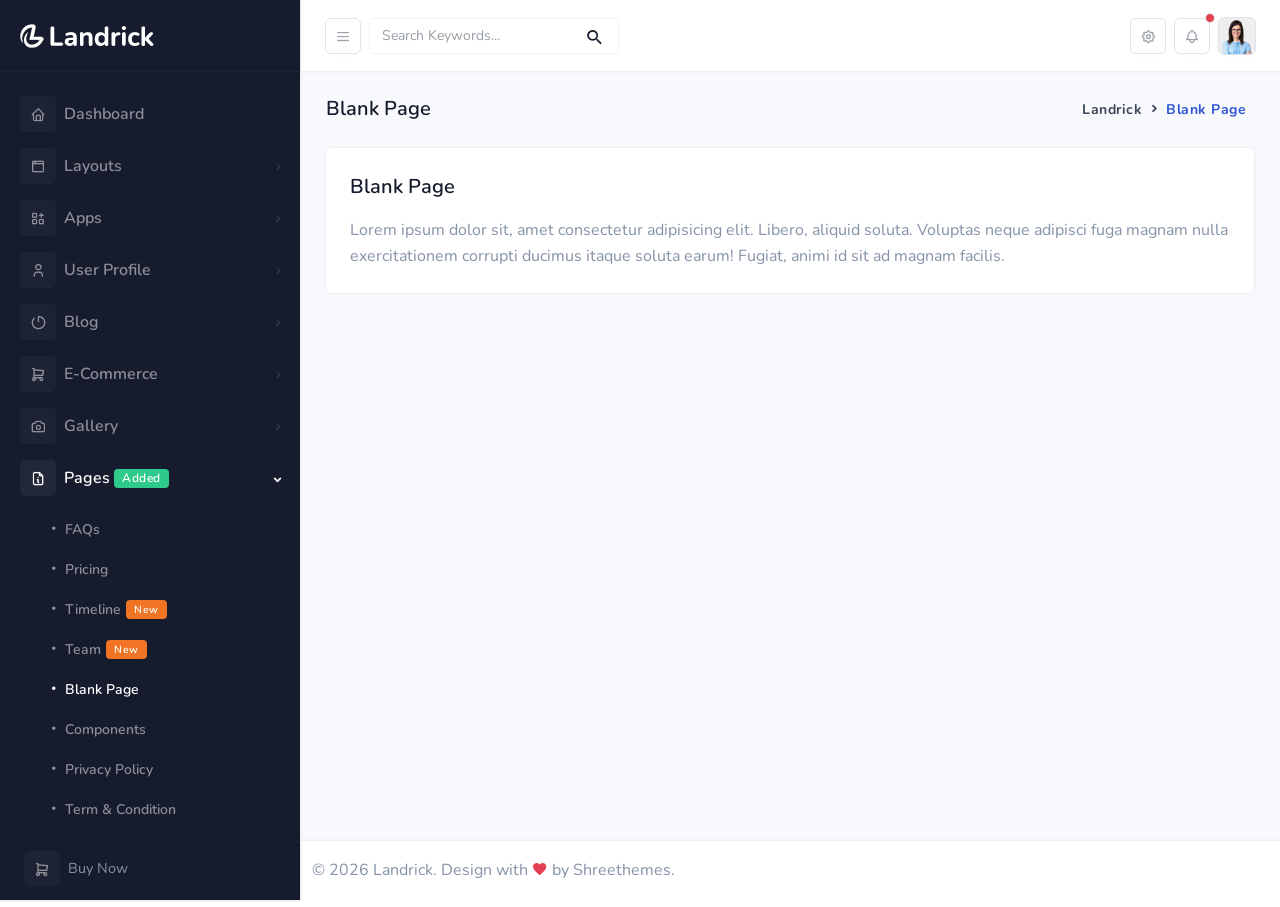
<file: HTML/dashboard/blank-page.html>
<!DOCTYPE html>
<html lang="en">

    <head>
        <meta charset="utf-8" />
        <title>Landrick - Blank Page</title>
        <meta name="viewport" content="width=device-width, initial-scale=1.0">
        <meta name="description" content="Premium Bootstrap 5 Admin Dashboard Template" />
        <meta name="keywords" content="Saas, CRM, Admin, Dashboard, Modern, Classic" />
        <meta name="author" content="Shreethemes" />
        <meta name="email" content="support@shreethemes.in" />
        <meta name="website" content="https://shreethemes.in" />
        <meta name="Version" content="v4.0.0" />
        <!-- favicon -->
        <link rel="shortcut icon" href="assets/images/favicon.ico">
        <!-- Bootstrap -->
        <link href="assets/css/bootstrap.min.css" rel="stylesheet" type="text/css" />
        <!-- simplebar -->
        <link href="assets/css/simplebar.css" rel="stylesheet" type="text/css" />
        <!-- Icons -->
        <link href="assets/css/materialdesignicons.min.css" rel="stylesheet" type="text/css" />
        <link href="assets/css/tabler-icons.min.css" rel="stylesheet" type="text/css" />
        <link href="https://unicons.iconscout.com/release/v3.0.6/css/line.css"  rel="stylesheet">
        <!-- Css -->
        <link href="assets/css/style.css" rel="stylesheet" type="text/css" id="theme-opt" />

    </head>

    <body>
        <!-- Loader -->
        <!-- <div id="preloader">
            <div id="status">
                <div class="spinner">
                    <div class="double-bounce1"></div>
                    <div class="double-bounce2"></div>
                </div>
            </div>
        </div> -->
        <!-- Loader -->

        <div class="page-wrapper landrick-theme toggled">
            <nav id="sidebar" class="sidebar-wrapper sidebar-dark">
                <div class="sidebar-content" data-simplebar style="height: calc(100% - 60px);">
                    <div class="sidebar-brand">
                        <a href="index.html">
                            <img src="assets/images/logo-dark.png" height="24" class="logo-light-mode" alt="">
                            <img src="assets/images/logo-light.png" height="24" class="logo-dark-mode" alt="">
                            <span class="sidebar-colored">
                                <img src="assets/images/logo-light.png" height="24" alt="">
                            </span>
                        </a>
                    </div>
                    
                    <ul class="sidebar-menu">
                        <li><a href="index.html"><i class="ti ti-home me-2"></i>Dashboard</a></li>
                        <li class="sidebar-dropdown">
                            <a href="javascript:void(0)"><i class="ti ti-browser me-2"></i>Layouts</a>
                            <div class="sidebar-submenu">
                                <ul>
                                    <li><a href="index-dark.html">Dark Dashboard</a></li>
                                    <li><a href="index-rtl.html">RTL Dashboard</a></li>
                                    <li><a href="index-rtl-dark.html">Dark RTL Dashboard</a></li>
                                    <li><a href="index-sidebar-light.html">Light Sidebar</a></li>
                                    <li><a href="index-sidebar-colored.html">Colored Sidebar</a></li>
                                </ul>
                            </div>
                        </li>
                        <li class="sidebar-dropdown">
                            <a href="javascript:void(0)"><i class="ti ti-apps me-2"></i>Apps</a>
                            <div class="sidebar-submenu">
                                <ul>
                                    <li><a href="chat.html">Chat</a></li>
                                    <li><a href="email.html">Email</a></li>
                                    <li><a href="calendar.html">Calendar</a></li>
                                </ul>
                            </div>
                        </li>
                        <li class="sidebar-dropdown">
                            <a href="javascript:void(0)"><i class="ti ti-user me-2"></i>User Profile</a>
                            <div class="sidebar-submenu">
                                <ul>
                                    <li><a href="profile.html">Profile</a></li>
                                    <li><a href="profile-setting.html">Profile Setting</a></li>
                                </ul>
                            </div>
                        </li>
                        <li class="sidebar-dropdown">
                            <a href="javascript:void(0)"><i class="ti ti-brand-gravatar me-2"></i>Blog</a>
                            <div class="sidebar-submenu">
                                <ul>
                                    <li><a href="blog.html">Blogs</a></li>
                                    <li><a href="blog-detail.html">Blog Detail</a></li>
                                </ul>
                            </div>
                        </li>
                        <li class="sidebar-dropdown">
                            <a href="javascript:void(0)"><i class="ti ti-shopping-cart me-2"></i>E-Commerce</a>
                            <div class="sidebar-submenu">
                                <ul>
                                    <li><a href="shop.html">Shop</a></li>
                                    <li><a href="product-detail.html">Shop Detail</a></li>
                                    <li><a href="shop-cart.html">Shopcart</a></li>
                                    <li><a href="checkout.html">Checkout</a></li>
                                </ul>
                            </div>
                        </li>
                        <li class="sidebar-dropdown">
                            <a href="javascript:void(0)"><i class="ti ti-camera me-2"></i>Gallery</a>
                            <div class="sidebar-submenu">
                                <ul>
                                    <li><a href="gallery-one.html">Gallary One</a></li>
                                    <li><a href="gallery-two.html">Gallery Two</a></li>
                                </ul>
                            </div>
                        </li>
                        <li class="sidebar-dropdown">
                            <a href="javascript:void(0)"><i class="ti ti-file-info me-2"></i>Pages <span class="badge bg-success ms-1">Added</span></a>
                            <div class="sidebar-submenu">
                                <ul>
                                    <li><a href="faqs.html">FAQs</a></li>
                                    <li><a href="pricing.html">Pricing</a></li>
                                    <li><a href="timeline.html">Timeline <span class="badge bg-warning">New</span></a></li>
                                    <li><a href="team.html">Team <span class="badge bg-warning">New</span></a></li>
                                    <li><a href="blank-page.html">Blank Page</a></li>
                                    <li><a href="components.html">Components</a></li>
                                    <li><a href="privacy.html">Privacy Policy</a></li>
                                    <li><a href="terms.html">Term & Condition</a></li>
                                </ul>
                            </div>
                        </li>
                        <li class="sidebar-dropdown">
                            <a href="javascript:void(0)"><i class="ti ti-mail-opened me-2"></i>Email Template</a>
                            <div class="sidebar-submenu">
                                <ul>
                                    <li><a href="email-confirmation.html">Confirmation</a></li>
                                    <li><a href="email-password-reset.html">Reset Password</a></li>
                                    <li><a href="email-alert.html">Alert</a></li>
                                    <li><a href="email-invoice.html">Invoice</a></li>
                                </ul>
                            </div>
                        </li>
                        <li class="sidebar-dropdown">
                            <a href="javascript:void(0)"><i class="ti ti-file-invoice me-2"></i>Invoice</a>
                            <div class="sidebar-submenu">
                                <ul>
                                    <li><a href="invoice-list.html">Invoice List</a></li>
                                    <li><a href="invoice.html">Invoice Preview</a></li>
                                </ul>
                            </div>
                        </li>
                        <li class="sidebar-dropdown">
                            <a href="javascript:void(0)"><i class="ti ti-login me-2"></i>Authentication</a>
                            <div class="sidebar-submenu">
                                <ul>
                                    <li><a href="login.html">Login</a></li>
                                    <li><a href="login-cover.html">Login Two</a></li>
                                    <li><a href="signup.html">Signup</a></li>
                                    <li><a href="signup-cover.html">Signup Two</a></li>
                                    <li><a href="reset-password.html">Reset Password</a></li>
                                    <li><a href="reset-password-cover.html">Reset Password Two</a></li>
                                    <li><a href="lock-screen.html">Lockscreen</a></li>
                                </ul>
                            </div>
                        </li>
                        <li class="sidebar-dropdown">
                            <a href="javascript:void(0)"><i class="ti ti-license me-2"></i>Miscellaneous</a>
                            <div class="sidebar-submenu">
                                <ul>
                                    <li><a href="comingsoon.html">Comingsoon</a></li>
                                    <li><a href="maintenance.html">Maintenance</a></li>
                                    <li><a href="error.html">Error</a></li>
                                    <li><a href="thankyou.html">Thank You</a></li>
                                </ul>
                            </div>
                        </li>
                    </ul>
                    <!-- sidebar-menu  -->
                </div>
                <!-- Sidebar Footer -->
                <ul class="sidebar-footer list-unstyled mb-0">
                    <li class="list-inline-item mb-0">
                        <a href="https://1.envato.market/landrick" target="_blank" class="btn btn-icon btn-soft-light"><i class="ti ti-shopping-cart"></i></a> <small class="text-muted ms-1">Buy Now</small>
                    </li>
                </ul>
                <!-- Sidebar Footer -->
            </nav>
            <!-- sidebar-wrapper -->

            <!-- Start Page Content -->
            <main class="page-content bg-light">
                <div class="top-header">
                    <div class="header-bar d-flex justify-content-between">
                        <div class="d-flex align-items-center">
                            <a href="#" class="logo-icon me-3">
                                <img src="assets/images/logo-icon.png" height="30" class="small" alt="">
                                <span class="big">
                                    <img src="assets/images/logo-dark.png" height="24" class="logo-light-mode" alt="">
                                    <img src="assets/images/logo-light.png" height="24" class="logo-dark-mode" alt="">
                                </span>
                            </a>
                            <a id="close-sidebar" class="btn btn-icon btn-soft-light" href="javascript:void(0)">
                                <i class="ti ti-menu-2"></i>
                            </a>
                            <div class="search-bar p-0 d-none d-md-block ms-2">
                                <div id="search" class="menu-search mb-0">
                                    <form role="search" method="get" id="searchform" class="searchform">
                                        <div>
                                            <input type="text" class="form-control border rounded" name="s" id="s" placeholder="Search Keywords...">
                                            <input type="submit" id="searchsubmit" value="Search">
                                        </div>
                                    </form>
                                </div>
                            </div>
                        </div>
        
                        <ul class="list-unstyled mb-0">
                            <li class="list-inline-item mb-0">
                                <a href="javascript:void(0)" data-bs-toggle="offcanvas" data-bs-target="#offcanvasRight" aria-controls="offcanvasRight">
                                    <div class="btn btn-icon btn-soft-light"><i class="ti ti-settings"></i></div>
                                </a>
                            </li>

                            <li class="list-inline-item mb-0 ms-1">
                                <div class="dropdown dropdown-primary">
                                    <button type="button" class="btn btn-icon btn-soft-light dropdown-toggle p-0" data-bs-toggle="dropdown" aria-haspopup="true" aria-expanded="false"><i class="ti ti-bell"></i></button>
                                    <span class="position-absolute top-0 start-100 translate-middle p-1 bg-danger border border-light rounded-circle">
                                        <span class="visually-hidden">New alerts</span>
                                    </span>
                                    
                                    <div class="dropdown-menu dd-menu bg-white shadow rounded border-0 mt-3 p-0" data-simplebar style="height: 320px; width: 290px;">
                                        <div class="d-flex align-items-center justify-content-between p-3 border-bottom">
                                            <h6 class="mb-0 text-dark">Notifications</h6>
                                            <span class="badge bg-soft-danger rounded-pill">3</span>
                                        </div>
                                        <div class="p-3">
                                            <a href="#!" class="dropdown-item features feature-primary key-feature p-0">
                                                <div class="d-flex align-items-center">
                                                    <div class="icon text-center rounded-circle me-2">
                                                        <i class="ti ti-shopping-cart"></i>
                                                    </div>
                                                    <div class="flex-1">
                                                        <h6 class="mb-0 text-dark title">Order Complete</h6>
                                                        <small class="text-muted">15 min ago</small>
                                                    </div>
                                                </div>
                                            </a>
                                            
                                            <a href="#!" class="dropdown-item features feature-primary key-feature p-0 mt-3">
                                                <div class="d-flex align-items-center">
                                                    <img src="assets/images/client/04.jpg" class="avatar avatar-md-sm rounded-circle border shadow me-2" alt="">
                                                    <div class="flex-1">
                                                        <h6 class="mb-0 text-dark title"><span class="fw-bold">Message</span> from Luis</h6>
                                                        <small class="text-muted">1 hour ago</small>
                                                    </div>
                                                </div>
                                            </a>
                                            
                                            <a href="#!" class="dropdown-item features feature-primary key-feature p-0 mt-3">
                                                <div class="d-flex align-items-center">
                                                    <div class="icon text-center rounded-circle me-2">
                                                        <i class="ti ti-currency-dollar"></i>
                                                    </div>
                                                    <div class="flex-1">
                                                        <h6 class="mb-0 text-dark title"><span class="fw-bold">One Refund Request</span></h6>
                                                        <small class="text-muted">2 hour ago</small>
                                                    </div>
                                                </div>
                                            </a>

                                            <a href="#!" class="dropdown-item features feature-primary key-feature p-0 mt-3">
                                                <div class="d-flex align-items-center">
                                                    <div class="icon text-center rounded-circle me-2">
                                                        <i class="ti ti-truck-delivery"></i>
                                                    </div>
                                                    <div class="flex-1">
                                                        <h6 class="mb-0 text-dark title">Deliverd your Order</h6>
                                                        <small class="text-muted">Yesterday</small>
                                                    </div>
                                                </div>
                                            </a>
                                            
                                            <a href="#!" class="dropdown-item features feature-primary key-feature p-0 mt-3">
                                                <div class="d-flex align-items-center">
                                                    <img src="assets/images/client/15.jpg" class="avatar avatar-md-sm rounded-circle border shadow me-2" alt="">
                                                    <div class="flex-1">
                                                        <h6 class="mb-0 text-dark title"><span class="fw-bold">Cally</span> started following you</h6>
                                                        <small class="text-muted">2 days ago</small>
                                                    </div>
                                                </div>
                                            </a>
                                        </div>
                                    </div>
                                </div>
                            </li>

                            <li class="list-inline-item mb-0 ms-1">
                                <div class="dropdown dropdown-primary">
                                    <button type="button" class="btn btn-soft-light dropdown-toggle p-0" data-bs-toggle="dropdown" aria-haspopup="true" aria-expanded="false"><img src="assets/images/client/05.jpg" class="avatar avatar-ex-small rounded" alt=""></button>
                                    <div class="dropdown-menu dd-menu dropdown-menu-end bg-white shadow border-0 mt-3 py-3" style="min-width: 200px;">
                                        <a class="dropdown-item d-flex align-items-center text-dark pb-3" href="profile.html">
                                            <img src="assets/images/client/05.jpg" class="avatar avatar-md-sm rounded-circle border shadow" alt="">
                                            <div class="flex-1 ms-2">
                                                <span class="d-block">Cristina Julia</span>
                                                <small class="text-muted">UI / UX Designer</small>
                                            </div>
                                        </a>
                                        <a class="dropdown-item text-dark" href="index.html"><span class="mb-0 d-inline-block me-1"><i class="ti ti-home"></i></span> Dashboard</a>
                                        <a class="dropdown-item text-dark" href="profile.html"><span class="mb-0 d-inline-block me-1"><i class="ti ti-settings"></i></span> Profile</a>
                                        <a class="dropdown-item text-dark" href="email.html"><span class="mb-0 d-inline-block me-1"><i class="ti ti-mail"></i></span> Email</a>
                                        <div class="dropdown-divider border-top"></div>
                                        <a class="dropdown-item text-dark" href="lock-screen.html"><span class="mb-0 d-inline-block me-1"><i class="ti ti-lock"></i></span> Lockscreen</a>
                                        <a class="dropdown-item text-dark" href="login.html"><span class="mb-0 d-inline-block me-1"><i class="ti ti-logout"></i></span> Logout</a>
                                    </div>
                                </div>
                            </li>
                        </ul>
                    </div>
                </div>

                <div class="container-fluid">
                    <div class="layout-specing">
                        <div class="d-md-flex justify-content-between align-items-center">
                            <h5 class="mb-0">Blank Page</h5>

                            <nav aria-label="breadcrumb" class="d-inline-block mt-2 mt-sm-0">
                                <ul class="breadcrumb bg-transparent rounded mb-0 p-0">
                                    <li class="breadcrumb-item text-capitalize"><a href="index.html">Landrick</a></li>
                                    <li class="breadcrumb-item text-capitalize active" aria-current="page">Blank Page</li>
                                </ul>
                            </nav>
                        </div>
                    
                        <div class="row">
                            <div class="col-12 mt-4">
                                <div class="card border-0 rounded shadow p-4">
                                    <h5 class="mb-0 mb-3">Blank Page</h5>
                                    <p class="text-muted mb-0">Lorem ipsum dolor sit, amet consectetur adipisicing elit. Libero, aliquid soluta. Voluptas neque adipisci fuga magnam nulla exercitationem corrupti ducimus itaque soluta earum! Fugiat, animi id sit ad magnam facilis.</p>
                                </div>
                            </div><!--end col-->
                        </div><!--end row-->
                    </div>
                </div><!--end container-->

                <!-- Footer Start -->
                <footer class="bg-white shadow py-3">
                    <div class="container-fluid">
                        <div class="row align-items-center">
                            <div class="col">
                                <div class="text-sm-start text-center">
                                    <p class="mb-0 text-muted">© <script>document.write(new Date().getFullYear())</script> Landrick. Design with <i class="mdi mdi-heart text-danger"></i> by <a href="https://shreethemes.in/" target="_blank" class="text-reset">Shreethemes</a>.</p>
                                </div>
                            </div><!--end col-->
                        </div><!--end row-->
                    </div><!--end container-->
                </footer><!--end footer-->
                <!-- End -->
            </main>
            <!--End page-content" -->
        </div>
        <!-- page-wrapper -->

        <!-- Offcanvas Start -->
        <div class="offcanvas offcanvas-end bg-white shadow" tabindex="-1" id="offcanvasRight" aria-labelledby="offcanvasRightLabel">
            <div class="offcanvas-header border-bottom">
                <h5 id="offcanvasRightLabel" class="mb-0">
                    <img src="assets/images/logo-dark.png" height="24" class="light-version" alt="">
                    <img src="assets/images/logo-light.png" height="24" class="dark-version" alt="">
                </h5>
                <button type="button" class="btn-close d-flex align-items-center text-dark" data-bs-dismiss="offcanvas" aria-label="Close"><i class="mdi mdi-close fs-4"></i></button>
            </div>
            <div class="offcanvas-body p-4 px-md-5">
                <div class="row">
                    <div class="col-12">
                        <!-- Style switcher -->
                        <div id="style-switcher">
                            <div>
                                <ul class="text-center list-unstyled mb-0">
                                    <li class="d-grid"><a href="javascript:void(0)" class="rtl-version t-rtl-light" onclick="setTheme('style-rtl')"><img src="assets/images/demos/rtl.png" class="img-fluid rounded-md shadow-md d-block" alt=""><span class="text-muted mt-2 d-block">RTL Version</span></a></li>
                                    <li class="d-grid"><a href="javascript:void(0)" class="ltr-version t-ltr-light" onclick="setTheme('style')"><img src="assets/images/demos/ltr.png" class="img-fluid rounded-md shadow-md d-block" alt=""><span class="text-muted mt-2 d-block">LTR Version</span></a></li>
                                    <li class="d-grid"><a href="javascript:void(0)" class="dark-rtl-version t-rtl-dark" onclick="setTheme('style-dark-rtl')"><img src="assets/images/demos/dark-rtl.png" class="img-fluid rounded-md shadow-md d-block" alt=""><span class="text-muted mt-2 d-block">RTL Version</span></a></li>
                                    <li class="d-grid"><a href="javascript:void(0)" class="dark-ltr-version t-ltr-dark" onclick="setTheme('style-dark')"><img src="assets/images/demos/dark.png" class="img-fluid rounded-md shadow-md d-block" alt=""><span class="text-muted mt-2 d-block">LTR Version</span></a></li>
                                    <li class="d-grid"><a href="javascript:void(0)" class="dark-version t-dark mt-4" onclick="setTheme('style-dark')"><img src="assets/images/demos/dark.png" class="img-fluid rounded-md shadow-md d-block" alt=""><span class="text-muted mt-2 d-block">Dark Version</span></a></li>
                                    <li class="d-grid"><a href="javascript:void(0)" class="light-version t-light mt-4" onclick="setTheme('style')"><img src="assets/images/demos/ltr.png" class="img-fluid rounded-md shadow-md d-block" alt=""><span class="text-muted mt-2 d-block">Light Version</span></a></li>
                                    <li class="d-grid"><a href="../landing/index.html" target="_blank" class="mt-4"><img src="assets/images/demos/landing.png" class="img-fluid rounded-md shadow-md d-block" alt=""><span class="text-muted mt-2 d-block">Landing Demos</span></a></li>
                                </ul>
                            </div>
                        </div>
                        <!-- end Style switcher -->
                    </div><!--end col-->
                </div>
            </div>

            <div class="offcanvas-footer p-3 border-top text-center">
                <ul class="list-unstyled social-icon mb-0">
                    <li class="list-inline-item mb-0"><a href="https://1.envato.market/landrick" target="_blank" class="rounded"><i class="ti ti-shopping-cart align-middle" title="Buy Now"></i></a></li>
                    <li class="list-inline-item mb-0"><a href="https://dribbble.com/shreethemes" target="_blank" class="rounded"><i class="ti ti-brand-dribbble align-middle" title="dribbble"></i></a></li>
                    <li class="list-inline-item mb-0"><a href="https://www.facebook.com/shreethemes" target="_blank" class="rounded"><i class="ti ti-brand-facebook align-middle" title="facebook"></i></a></li>
                    <li class="list-inline-item mb-0"><a href="https://www.instagram.com/shreethemes/" target="_blank" class="rounded"><i class="ti ti-brand-instagram align-middle" title="instagram"></i></a></li>
                    <li class="list-inline-item mb-0"><a href="https://twitter.com/shreethemes" target="_blank" class="rounded"><i class="ti ti-brand-twitter align-middle" title="twitter"></i></a></li>
                    <li class="list-inline-item mb-0"><a href="mailto:support@shreethemes.in" class="rounded"><i class="ti ti-mail align-middle" title="email"></i></a></li>
                    <li class="list-inline-item mb-0"><a href="https://shreethemes.in" target="_blank" class="rounded"><i class="ti ti-world align-middle" title="website"></i></a></li>
                </ul><!--end icon-->
            </div>
        </div>
        <!-- Offcanvas End -->
        
        <!-- javascript -->
        <script src="assets/js/bootstrap.bundle.min.js"></script>
        <!-- simplebar -->
        <script src="assets/js/simplebar.min.js"></script>
        <!-- Icons -->
        <script src="assets/js/feather.min.js"></script>
        <!-- Main Js -->
        <script src="assets/js/plugins.init.js"></script>
        <script src="assets/js/app.js"></script>
        
    </body>

</html>
</file>
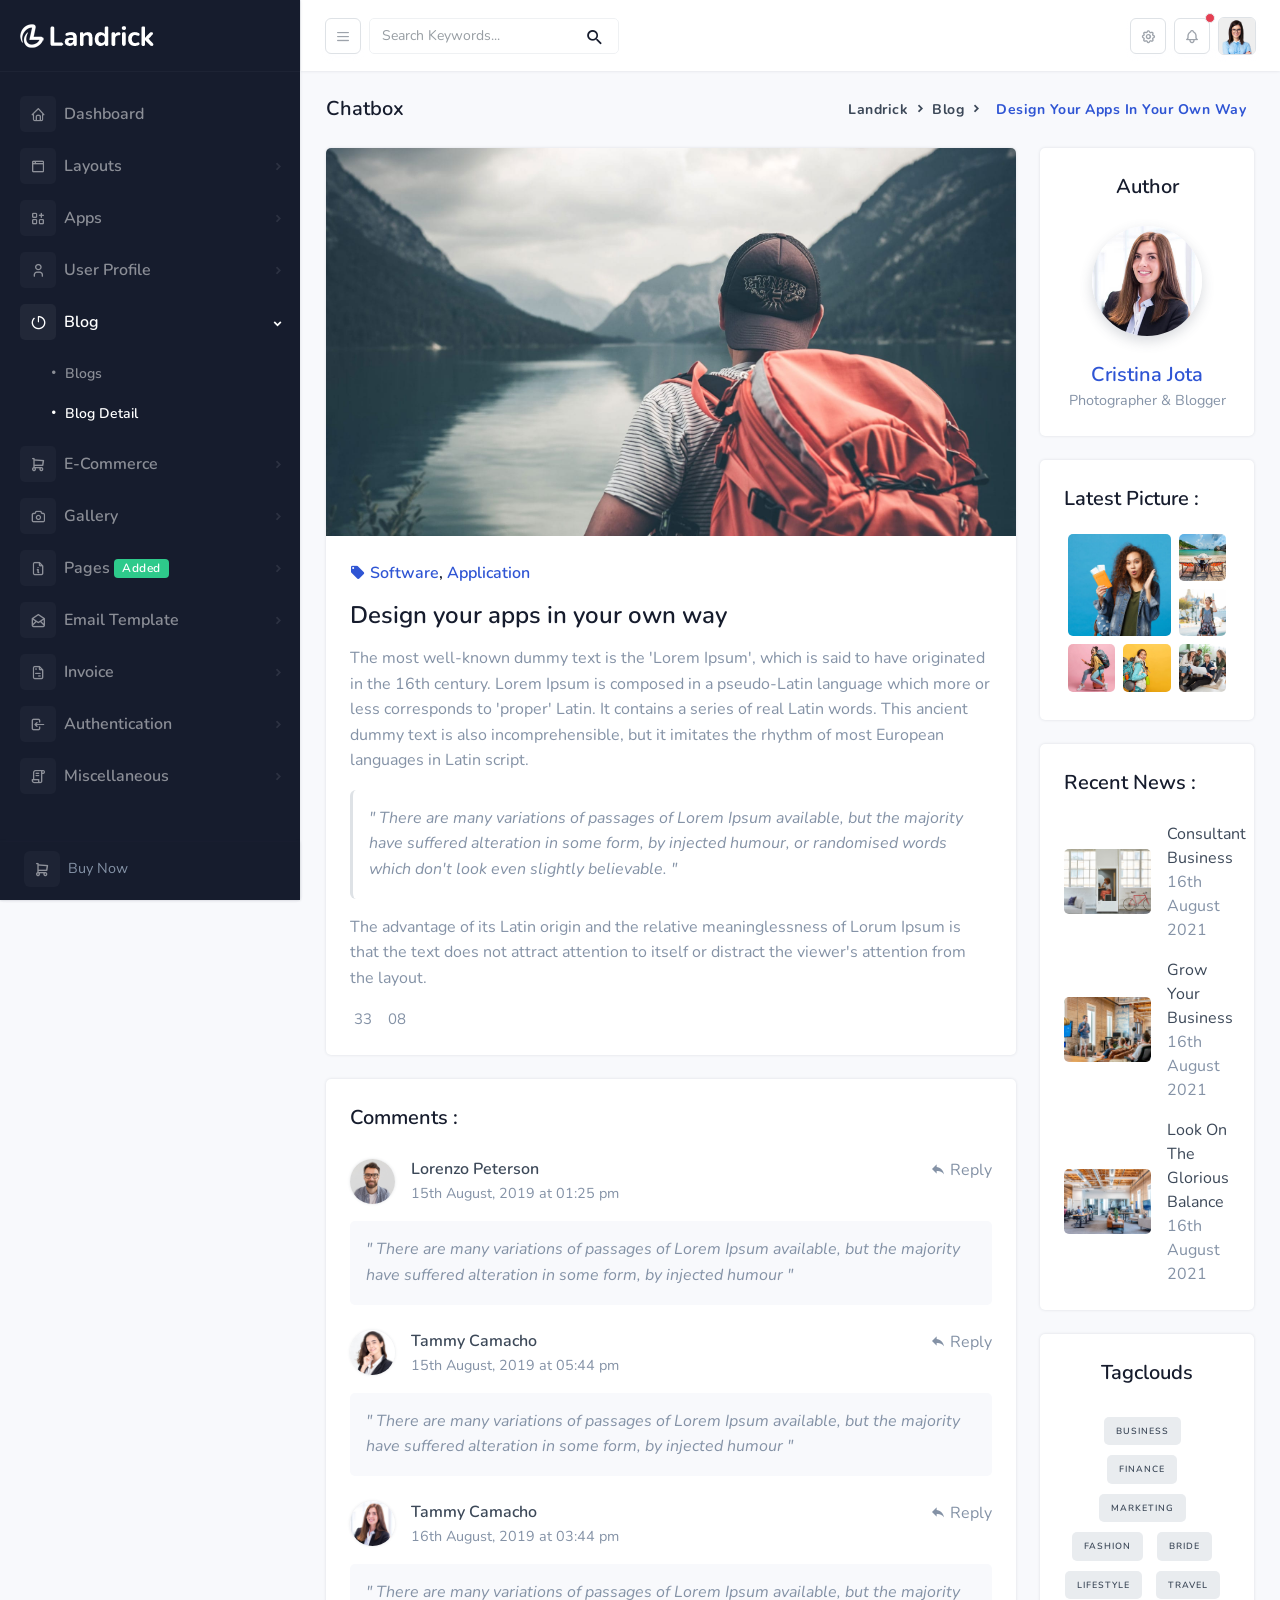
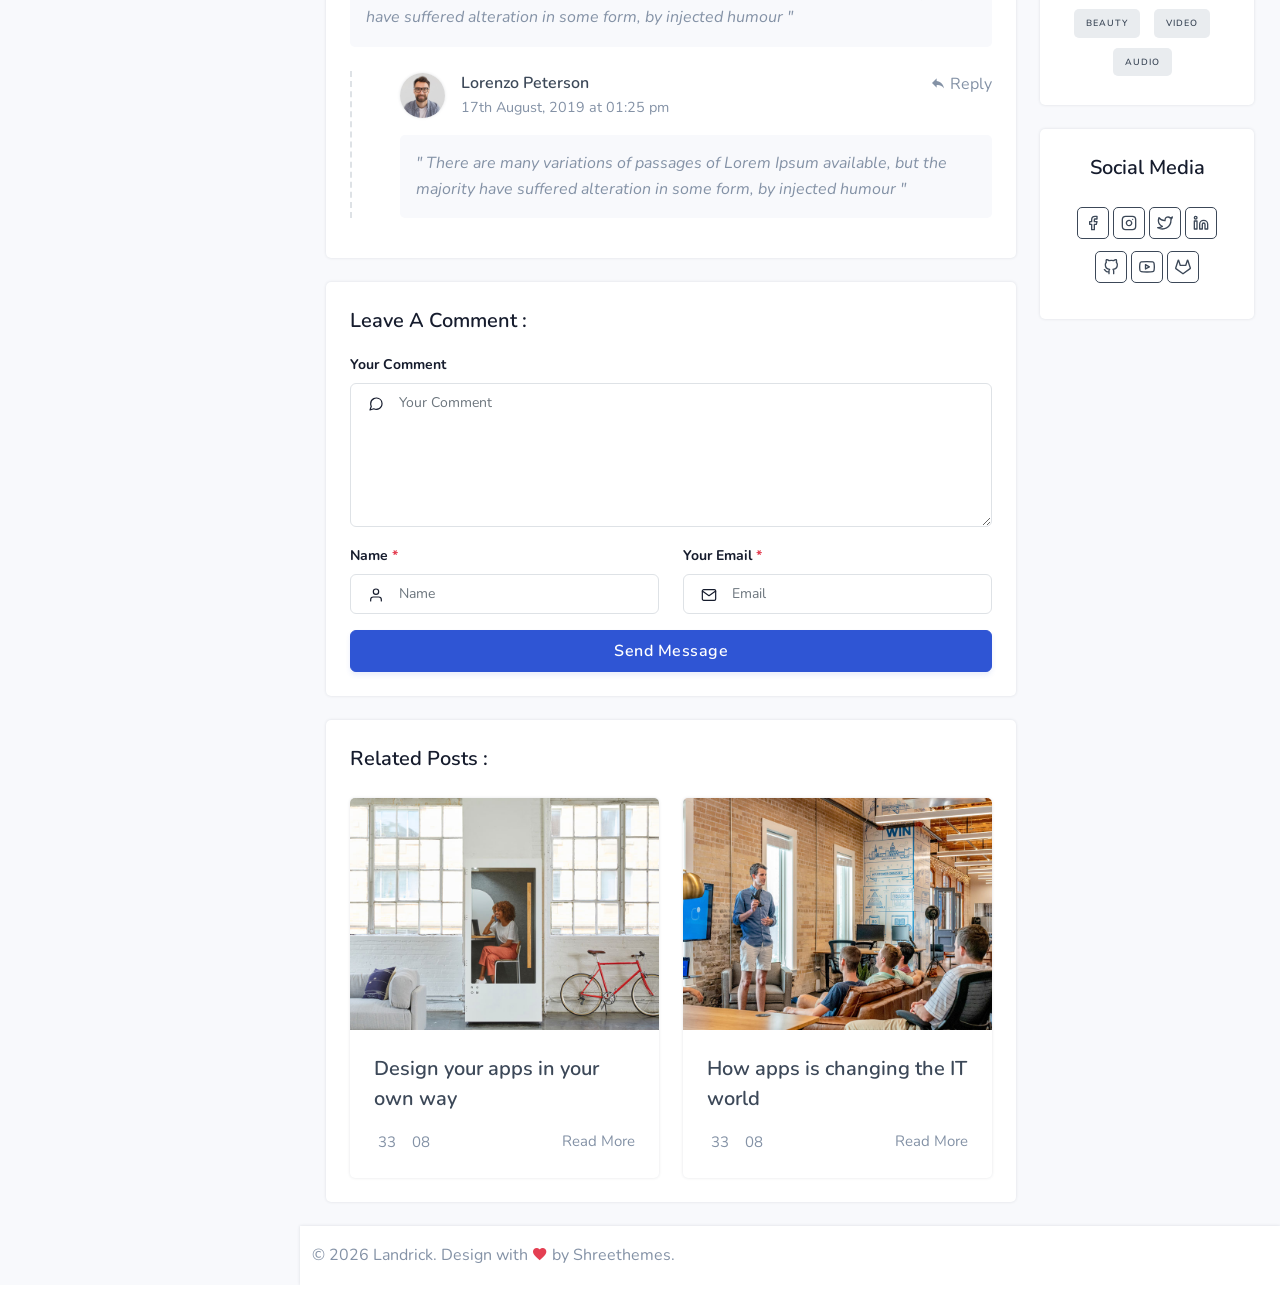
<file: HTML/dashboard/blog-detail.html>
<!DOCTYPE html>
<html lang="en">

    <head>
        <meta charset="utf-8" />
        <title>Landrick - Blog Detail</title>
        <meta name="viewport" content="width=device-width, initial-scale=1.0">
        <meta name="description" content="Premium Bootstrap 5 Admin Dashboard Template" />
        <meta name="keywords" content="Saas, CRM, Admin, Dashboard, Modern, Classic" />
        <meta name="author" content="Shreethemes" />
        <meta name="email" content="support@shreethemes.in" />
        <meta name="website" content="https://shreethemes.in" />
        <meta name="Version" content="v4.0.0" />
        <!-- favicon -->
        <link rel="shortcut icon" href="assets/images/favicon.ico">
        <!-- Bootstrap -->
        <link href="assets/css/bootstrap.min.css" rel="stylesheet" type="text/css" />
        <!-- simplebar -->
        <link href="assets/css/simplebar.css" rel="stylesheet" type="text/css" />
        <!-- Icons -->
        <link href="assets/css/materialdesignicons.min.css" rel="stylesheet" type="text/css" />
        <link href="assets/css/tabler-icons.min.css" rel="stylesheet" type="text/css" />
        <link href="https://unicons.iconscout.com/release/v3.0.6/css/line.css"  rel="stylesheet">
        <!-- Css -->
        <link href="assets/css/style.css" rel="stylesheet" type="text/css" id="theme-opt" />

    </head>

    <body>
        <!-- Loader -->
        <!-- <div id="preloader">
            <div id="status">
                <div class="spinner">
                    <div class="double-bounce1"></div>
                    <div class="double-bounce2"></div>
                </div>
            </div>
        </div> -->
        <!-- Loader -->

        <div class="page-wrapper landrick-theme toggled">
            <nav id="sidebar" class="sidebar-wrapper sidebar-dark">
                <div class="sidebar-content" data-simplebar style="height: calc(100% - 60px);">
                    <div class="sidebar-brand">
                        <a href="index.html">
                            <img src="assets/images/logo-dark.png" height="24" class="logo-light-mode" alt="">
                            <img src="assets/images/logo-light.png" height="24" class="logo-dark-mode" alt="">
                            <span class="sidebar-colored">
                                <img src="assets/images/logo-light.png" height="24" alt="">
                            </span>
                        </a>
                    </div>
                    
                    <ul class="sidebar-menu">
                        <li><a href="index.html"><i class="ti ti-home me-2"></i>Dashboard</a></li>
                        <li class="sidebar-dropdown">
                            <a href="javascript:void(0)"><i class="ti ti-browser me-2"></i>Layouts</a>
                            <div class="sidebar-submenu">
                                <ul>
                                    <li><a href="index-dark.html">Dark Dashboard</a></li>
                                    <li><a href="index-rtl.html">RTL Dashboard</a></li>
                                    <li><a href="index-rtl-dark.html">Dark RTL Dashboard</a></li>
                                    <li><a href="index-sidebar-light.html">Light Sidebar</a></li>
                                    <li><a href="index-sidebar-colored.html">Colored Sidebar</a></li>
                                </ul>
                            </div>
                        </li>
                        <li class="sidebar-dropdown">
                            <a href="javascript:void(0)"><i class="ti ti-apps me-2"></i>Apps</a>
                            <div class="sidebar-submenu">
                                <ul>
                                    <li><a href="chat.html">Chat</a></li>
                                    <li><a href="email.html">Email</a></li>
                                    <li><a href="calendar.html">Calendar</a></li>
                                </ul>
                            </div>
                        </li>
                        <li class="sidebar-dropdown">
                            <a href="javascript:void(0)"><i class="ti ti-user me-2"></i>User Profile</a>
                            <div class="sidebar-submenu">
                                <ul>
                                    <li><a href="profile.html">Profile</a></li>
                                    <li><a href="profile-setting.html">Profile Setting</a></li>
                                </ul>
                            </div>
                        </li>
                        <li class="sidebar-dropdown">
                            <a href="javascript:void(0)"><i class="ti ti-brand-gravatar me-2"></i>Blog</a>
                            <div class="sidebar-submenu">
                                <ul>
                                    <li><a href="blog.html">Blogs</a></li>
                                    <li><a href="blog-detail.html">Blog Detail</a></li>
                                </ul>
                            </div>
                        </li>
                        <li class="sidebar-dropdown">
                            <a href="javascript:void(0)"><i class="ti ti-shopping-cart me-2"></i>E-Commerce</a>
                            <div class="sidebar-submenu">
                                <ul>
                                    <li><a href="shop.html">Shop</a></li>
                                    <li><a href="product-detail.html">Shop Detail</a></li>
                                    <li><a href="shop-cart.html">Shopcart</a></li>
                                    <li><a href="checkout.html">Checkout</a></li>
                                </ul>
                            </div>
                        </li>
                        <li class="sidebar-dropdown">
                            <a href="javascript:void(0)"><i class="ti ti-camera me-2"></i>Gallery</a>
                            <div class="sidebar-submenu">
                                <ul>
                                    <li><a href="gallery-one.html">Gallary One</a></li>
                                    <li><a href="gallery-two.html">Gallery Two</a></li>
                                </ul>
                            </div>
                        </li>
                        <li class="sidebar-dropdown">
                            <a href="javascript:void(0)"><i class="ti ti-file-info me-2"></i>Pages <span class="badge bg-success ms-1">Added</span></a>
                            <div class="sidebar-submenu">
                                <ul>
                                    <li><a href="faqs.html">FAQs</a></li>
                                    <li><a href="pricing.html">Pricing</a></li>
                                    <li><a href="timeline.html">Timeline <span class="badge bg-warning">New</span></a></li>
                                    <li><a href="team.html">Team <span class="badge bg-warning">New</span></a></li>
                                    <li><a href="blank-page.html">Blank Page</a></li>
                                    <li><a href="components.html">Components</a></li>
                                    <li><a href="privacy.html">Privacy Policy</a></li>
                                    <li><a href="terms.html">Term & Condition</a></li>
                                </ul>
                            </div>
                        </li>
                        <li class="sidebar-dropdown">
                            <a href="javascript:void(0)"><i class="ti ti-mail-opened me-2"></i>Email Template</a>
                            <div class="sidebar-submenu">
                                <ul>
                                    <li><a href="email-confirmation.html">Confirmation</a></li>
                                    <li><a href="email-password-reset.html">Reset Password</a></li>
                                    <li><a href="email-alert.html">Alert</a></li>
                                    <li><a href="email-invoice.html">Invoice</a></li>
                                </ul>
                            </div>
                        </li>
                        <li class="sidebar-dropdown">
                            <a href="javascript:void(0)"><i class="ti ti-file-invoice me-2"></i>Invoice</a>
                            <div class="sidebar-submenu">
                                <ul>
                                    <li><a href="invoice-list.html">Invoice List</a></li>
                                    <li><a href="invoice.html">Invoice Preview</a></li>
                                </ul>
                            </div>
                        </li>
                        <li class="sidebar-dropdown">
                            <a href="javascript:void(0)"><i class="ti ti-login me-2"></i>Authentication</a>
                            <div class="sidebar-submenu">
                                <ul>
                                    <li><a href="login.html">Login</a></li>
                                    <li><a href="login-cover.html">Login Two</a></li>
                                    <li><a href="signup.html">Signup</a></li>
                                    <li><a href="signup-cover.html">Signup Two</a></li>
                                    <li><a href="reset-password.html">Reset Password</a></li>
                                    <li><a href="reset-password-cover.html">Reset Password Two</a></li>
                                    <li><a href="lock-screen.html">Lockscreen</a></li>
                                </ul>
                            </div>
                        </li>
                        <li class="sidebar-dropdown">
                            <a href="javascript:void(0)"><i class="ti ti-license me-2"></i>Miscellaneous</a>
                            <div class="sidebar-submenu">
                                <ul>
                                    <li><a href="comingsoon.html">Comingsoon</a></li>
                                    <li><a href="maintenance.html">Maintenance</a></li>
                                    <li><a href="error.html">Error</a></li>
                                    <li><a href="thankyou.html">Thank You</a></li>
                                </ul>
                            </div>
                        </li>
                    </ul>
                    <!-- sidebar-menu  -->
                </div>
                <!-- Sidebar Footer -->
                <ul class="sidebar-footer list-unstyled mb-0">
                    <li class="list-inline-item mb-0">
                        <a href="https://1.envato.market/landrick" target="_blank" class="btn btn-icon btn-soft-light"><i class="ti ti-shopping-cart"></i></a> <small class="text-muted ms-1">Buy Now</small>
                    </li>
                </ul>
                <!-- Sidebar Footer -->
            </nav>
            <!-- sidebar-wrapper -->

            <!-- Start Page Content -->
            <main class="page-content bg-light">
                <div class="top-header">
                    <div class="header-bar d-flex justify-content-between">
                        <div class="d-flex align-items-center">
                            <a href="#" class="logo-icon me-3">
                                <img src="assets/images/logo-icon.png" height="30" class="small" alt="">
                                <span class="big">
                                    <img src="assets/images/logo-dark.png" height="24" class="logo-light-mode" alt="">
                                    <img src="assets/images/logo-light.png" height="24" class="logo-dark-mode" alt="">
                                </span>
                            </a>
                            <a id="close-sidebar" class="btn btn-icon btn-soft-light" href="javascript:void(0)">
                                <i class="ti ti-menu-2"></i>
                            </a>
                            <div class="search-bar p-0 d-none d-md-block ms-2">
                                <div id="search" class="menu-search mb-0">
                                    <form role="search" method="get" id="searchform" class="searchform">
                                        <div>
                                            <input type="text" class="form-control border rounded" name="s" id="s" placeholder="Search Keywords...">
                                            <input type="submit" id="searchsubmit" value="Search">
                                        </div>
                                    </form>
                                </div>
                            </div>
                        </div>
        
                        <ul class="list-unstyled mb-0">
                            <li class="list-inline-item mb-0">
                                <a href="javascript:void(0)" data-bs-toggle="offcanvas" data-bs-target="#offcanvasRight" aria-controls="offcanvasRight">
                                    <div class="btn btn-icon btn-soft-light"><i class="ti ti-settings"></i></div>
                                </a>
                            </li>

                            <li class="list-inline-item mb-0 ms-1">
                                <div class="dropdown dropdown-primary">
                                    <button type="button" class="btn btn-icon btn-soft-light dropdown-toggle p-0" data-bs-toggle="dropdown" aria-haspopup="true" aria-expanded="false"><i class="ti ti-bell"></i></button>
                                    <span class="position-absolute top-0 start-100 translate-middle p-1 bg-danger border border-light rounded-circle">
                                        <span class="visually-hidden">New alerts</span>
                                    </span>
                                    
                                    <div class="dropdown-menu dd-menu bg-white shadow rounded border-0 mt-3 p-0" data-simplebar style="height: 320px; width: 290px;">
                                        <div class="d-flex align-items-center justify-content-between p-3 border-bottom">
                                            <h6 class="mb-0 text-dark">Notifications</h6>
                                            <span class="badge bg-soft-danger rounded-pill">3</span>
                                        </div>
                                        <div class="p-3">
                                            <a href="#!" class="dropdown-item features feature-primary key-feature p-0">
                                                <div class="d-flex align-items-center">
                                                    <div class="icon text-center rounded-circle me-2">
                                                        <i class="ti ti-shopping-cart"></i>
                                                    </div>
                                                    <div class="flex-1">
                                                        <h6 class="mb-0 text-dark title">Order Complete</h6>
                                                        <small class="text-muted">15 min ago</small>
                                                    </div>
                                                </div>
                                            </a>
                                            
                                            <a href="#!" class="dropdown-item features feature-primary key-feature p-0 mt-3">
                                                <div class="d-flex align-items-center">
                                                    <img src="assets/images/client/04.jpg" class="avatar avatar-md-sm rounded-circle border shadow me-2" alt="">
                                                    <div class="flex-1">
                                                        <h6 class="mb-0 text-dark title"><span class="fw-bold">Message</span> from Luis</h6>
                                                        <small class="text-muted">1 hour ago</small>
                                                    </div>
                                                </div>
                                            </a>
                                            
                                            <a href="#!" class="dropdown-item features feature-primary key-feature p-0 mt-3">
                                                <div class="d-flex align-items-center">
                                                    <div class="icon text-center rounded-circle me-2">
                                                        <i class="ti ti-currency-dollar"></i>
                                                    </div>
                                                    <div class="flex-1">
                                                        <h6 class="mb-0 text-dark title"><span class="fw-bold">One Refund Request</span></h6>
                                                        <small class="text-muted">2 hour ago</small>
                                                    </div>
                                                </div>
                                            </a>

                                            <a href="#!" class="dropdown-item features feature-primary key-feature p-0 mt-3">
                                                <div class="d-flex align-items-center">
                                                    <div class="icon text-center rounded-circle me-2">
                                                        <i class="ti ti-truck-delivery"></i>
                                                    </div>
                                                    <div class="flex-1">
                                                        <h6 class="mb-0 text-dark title">Deliverd your Order</h6>
                                                        <small class="text-muted">Yesterday</small>
                                                    </div>
                                                </div>
                                            </a>
                                            
                                            <a href="#!" class="dropdown-item features feature-primary key-feature p-0 mt-3">
                                                <div class="d-flex align-items-center">
                                                    <img src="assets/images/client/15.jpg" class="avatar avatar-md-sm rounded-circle border shadow me-2" alt="">
                                                    <div class="flex-1">
                                                        <h6 class="mb-0 text-dark title"><span class="fw-bold">Cally</span> started following you</h6>
                                                        <small class="text-muted">2 days ago</small>
                                                    </div>
                                                </div>
                                            </a>
                                        </div>
                                    </div>
                                </div>
                            </li>

                            <li class="list-inline-item mb-0 ms-1">
                                <div class="dropdown dropdown-primary">
                                    <button type="button" class="btn btn-soft-light dropdown-toggle p-0" data-bs-toggle="dropdown" aria-haspopup="true" aria-expanded="false"><img src="assets/images/client/05.jpg" class="avatar avatar-ex-small rounded" alt=""></button>
                                    <div class="dropdown-menu dd-menu dropdown-menu-end bg-white shadow border-0 mt-3 py-3" style="min-width: 200px;">
                                        <a class="dropdown-item d-flex align-items-center text-dark pb-3" href="profile.html">
                                            <img src="assets/images/client/05.jpg" class="avatar avatar-md-sm rounded-circle border shadow" alt="">
                                            <div class="flex-1 ms-2">
                                                <span class="d-block">Cristina Julia</span>
                                                <small class="text-muted">UI / UX Designer</small>
                                            </div>
                                        </a>
                                        <a class="dropdown-item text-dark" href="index.html"><span class="mb-0 d-inline-block me-1"><i class="ti ti-home"></i></span> Dashboard</a>
                                        <a class="dropdown-item text-dark" href="profile.html"><span class="mb-0 d-inline-block me-1"><i class="ti ti-settings"></i></span> Profile</a>
                                        <a class="dropdown-item text-dark" href="email.html"><span class="mb-0 d-inline-block me-1"><i class="ti ti-mail"></i></span> Email</a>
                                        <div class="dropdown-divider border-top"></div>
                                        <a class="dropdown-item text-dark" href="lock-screen.html"><span class="mb-0 d-inline-block me-1"><i class="ti ti-lock"></i></span> Lockscreen</a>
                                        <a class="dropdown-item text-dark" href="login.html"><span class="mb-0 d-inline-block me-1"><i class="ti ti-logout"></i></span> Logout</a>
                                    </div>
                                </div>
                            </li>
                        </ul>
                    </div>
                </div>

                <div class="container-fluid">
                    <div class="layout-specing">
                        <div class="d-md-flex justify-content-between align-items-center">
                            <h5 class="mb-0">Chatbox</h5>

                            <nav aria-label="breadcrumb" class="d-inline-block mt-2 mt-sm-0">
                                <ul class="breadcrumb bg-transparent rounded mb-0 p-0">
                                    <li class="breadcrumb-item text-capitalize"><a href="index.html">Landrick</a></li>
                                    <li class="breadcrumb-item text-capitalize"><a href="#">Blog</a></li>
                                    <li class="breadcrumb-item text-capitalize active" aria-current="page">Design your apps in your own way</li>
                                </ul>
                            </nav>
                        </div>
                    
                        <div class="row">
                            <!-- BLog Start -->
                            <div class="col-lg-9 col-md-6 mt-4">
                                <div class="card blog blog-primary blog-detail border-0 shadow rounded">
                                    <img src="assets/images/blog/bg1.jpg" class="img-fluid rounded-top" alt="">
                                    <div class="card-body content">
                                        <h6><i class="mdi mdi-tag text-primary me-1"></i><a href="javscript:void(0)" class="text-primary">Software</a>, <a href="javscript:void(0)" class="text-primary">Application</a></h6>
                                        <h4 class="mt-3">Design your apps in your own way</h4>
                                        <p class="text-muted mt-3">The most well-known dummy text is the 'Lorem Ipsum', which is said to have originated in the 16th century. Lorem Ipsum is composed in a pseudo-Latin language which more or less corresponds to 'proper' Latin. It contains a series of real Latin words. This ancient dummy text is also incomprehensible, but it imitates the rhythm of most European languages in Latin script. </p>
                                        <blockquote class="blockquote mt-3 p-3">
                                            <p class="text-muted mb-0 fst-italic">" There are many variations of passages of Lorem Ipsum available, but the majority have suffered alteration in some form, by injected humour, or randomised words which don't look even slightly believable. "</p>
                                        </blockquote>
                                        <p class="text-muted">The advantage of its Latin origin and the relative meaninglessness of Lorum Ipsum is that the text does not attract attention to itself or distract the viewer's attention from the layout.</p>
                                        <div class="post-meta mt-3">
                                            <ul class="list-unstyled mb-0">
                                                <li class="list-inline-item me-2 mb-0"><a href="javascript:void(0)" class="text-muted like"><i class="uil uil-heart me-1"></i>33</a></li>
                                                <li class="list-inline-item"><a href="javascript:void(0)" class="text-muted comments"><i class="uil uil-comment me-1"></i>08</a></li>
                                            </ul>
                                        </div>
                                    </div>
                                </div>

                                <div class="card shadow rounded border-0 mt-4">
                                    <div class="card-body">
                                        <h5 class="card-title mb-0">Comments :</h5>

                                        <ul class="media-list list-unstyled mb-0">
                                            <li class="mt-4">
                                                <div class="d-flex justify-content-between">
                                                    <div class="d-flex align-items-center">
                                                        <a class="pe-3" href="#">
                                                            <img src="assets/images/client/01.jpg" class="img-fluid avatar avatar-md-sm rounded-circle shadow" alt="img">
                                                        </a>
                                                        <div class="commentor-detail">
                                                            <h6 class="mb-0"><a href="javascript:void(0)" class="text-dark media-heading">Lorenzo Peterson</a></h6>
                                                            <small class="text-muted">15th August, 2019 at 01:25 pm</small>
                                                        </div>
                                                    </div>
                                                    <a href="#" class="text-muted"><i class="mdi mdi-reply"></i> Reply</a>
                                                </div>
                                                <div class="mt-3">
                                                    <p class="text-muted fst-italic p-3 bg-light rounded">" There are many variations of passages of Lorem Ipsum available, but the majority have suffered alteration in some form, by injected humour "</p>
                                                </div>
                                            </li>
            
                                            <li class="mt-4">
                                                <div class="d-flex justify-content-between">
                                                    <div class="d-flex align-items-center">
                                                        <a class="pe-3" href="#">
                                                            <img src="assets/images/client/02.jpg" class="img-fluid avatar avatar-md-sm rounded-circle shadow" alt="img">
                                                        </a>
                                                        <div class="commentor-detail">
                                                            <h6 class="mb-0"><a href="javascript:void(0)" class="media-heading text-dark">Tammy Camacho</a></h6>
                                                            <small class="text-muted">15th August, 2019 at 05:44 pm</small>
                                                        </div>
                                                    </div>
                                                    <a href="#" class="text-muted"><i class="mdi mdi-reply"></i> Reply</a>
                                                </div>
                                                <div class="mt-3">
                                                    <p class="text-muted fst-italic p-3 bg-light rounded">" There are many variations of passages of Lorem Ipsum available, but the majority have suffered alteration in some form, by injected humour "</p>
                                                </div>
                                            </li>
                                            
                                            <li class="mt-4">
                                                <div class="d-flex justify-content-between">
                                                    <div class="d-flex align-items-center">
                                                        <a class="pe-3" href="#">
                                                            <img src="assets/images/client/03.jpg" class="img-fluid avatar avatar-md-sm rounded-circle shadow" alt="img">
                                                        </a>
                                                        <div class="commentor-detail">
                                                            <h6 class="mb-0"><a href="javascript:void(0)" class="media-heading text-dark">Tammy Camacho</a></h6>
                                                            <small class="text-muted">16th August, 2019 at 03:44 pm</small>
                                                        </div>
                                                    </div>
                                                    <a href="#" class="text-muted"><i class="mdi mdi-reply"></i> Reply</a>
                                                </div>
                                                <div class="mt-3">
                                                    <p class="text-muted fst-italic p-3 bg-light rounded">" There are many variations of passages of Lorem Ipsum available, but the majority have suffered alteration in some form, by injected humour "</p>
                                                </div>
            
                                                <ul class="list-unstyled ps-4 ps-md-5 sub-comment">
                                                    <li class="mt-4">
                                                        <div class="d-flex justify-content-between">
                                                            <div class="d-flex align-items-center">
                                                                <a class="pe-3" href="#">
                                                                    <img src="assets/images/client/01.jpg" class="img-fluid avatar avatar-md-sm rounded-circle shadow" alt="img">
                                                                </a>
                                                                <div class="commentor-detail">
                                                                    <h6 class="mb-0"><a href="javascript:void(0)" class="text-dark media-heading">Lorenzo Peterson</a></h6>
                                                                    <small class="text-muted">17th August, 2019 at 01:25 pm</small>
                                                                </div>
                                                            </div>
                                                            <a href="#" class="text-muted"><i class="mdi mdi-reply"></i> Reply</a>
                                                        </div>
                                                        <div class="mt-3">
                                                            <p class="text-muted fst-italic p-3 bg-light rounded">" There are many variations of passages of Lorem Ipsum available, but the majority have suffered alteration in some form, by injected humour "</p>
                                                        </div>
                                                    </li>
                                                </ul>
                                            </li>
                                        </ul>
                                    </div>
                                </div>

                                <div class="card shadow rounded border-0 mt-4">
                                    <div class="card-body">
                                        <h5 class="card-title mb-0">Leave A Comment :</h5>

                                        <form class="mt-3">
                                            <div class="row">
                                                <div class="col-md-12">
                                                    <div class="mb-3">
                                                        <label class="form-label">Your Comment</label>
                                                        <div class="form-icon position-relative">
                                                            <i data-feather="message-circle" class="fea icon-sm icons"></i>
                                                            <textarea id="message" placeholder="Your Comment" rows="5" name="message" class="form-control ps-5" required=""></textarea>
                                                        </div>
                                                    </div>
                                                </div><!--end col-->
            
                                                <div class="col-lg-6">
                                                    <div class="mb-3">
                                                        <label class="form-label">Name <span class="text-danger">*</span></label>
                                                        <div class="form-icon position-relative">
                                                            <i data-feather="user" class="fea icon-sm icons"></i>
                                                            <input id="name2" name="name" type="text" placeholder="Name" class="form-control ps-5" required="">
                                                        </div>
                                                    </div>
                                                </div><!--end col-->
            
                                                <div class="col-lg-6">
                                                    <div class="mb-3">
                                                        <label class="form-label">Your Email <span class="text-danger">*</span></label>
                                                        <div class="form-icon position-relative">
                                                            <i data-feather="mail" class="fea icon-sm icons"></i>
                                                            <input id="email2" type="email" placeholder="Email" name="email" class="form-control ps-5" required="">
                                                        </div>
                                                    </div>
                                                </div><!--end col-->
            
                                                <div class="col-md-12">
                                                    <div class="send d-grid">
                                                        <button type="submit" class="btn btn-primary">Send Message</button>
                                                    </div>
                                                </div><!--end col-->
                                            </div><!--end row-->
                                        </form><!--end form-->
                                    </div>
                                </div>

                                <div class="card shadow rounded border-0 mt-4">
                                    <div class="card-body">
                                        <h5 class="card-title mb-0">Related Posts :</h5>

                                        <div class="row">
                                            <div class="col-lg-6 mt-4">
                                                <div class="card blog blog-primary rounded border-0 shadow">
                                                    <div class="position-relative">
                                                        <img src="assets/images/blog/01.jpg" class="card-img-top rounded-top" alt="...">
                                                    <div class="overlay rounded-top"></div>
                                                    </div>
                                                    <div class="card-body content">
                                                        <h5><a href="javascript:void(0)" class="card-title title text-dark">Design your apps in your own way</a></h5>
                                                        <div class="post-meta d-flex justify-content-between mt-3">
                                                            <ul class="list-unstyled mb-0">
                                                                <li class="list-inline-item me-2 mb-0"><a href="javascript:void(0)" class="text-muted like"><i class="uil uil-heart me-1"></i>33</a></li>
                                                                <li class="list-inline-item"><a href="javascript:void(0)" class="text-muted comments"><i class="uil uil-comment me-1"></i>08</a></li>
                                                            </ul>
                                                            <a href="blog-detail.html" class="text-muted readmore">Read More <i class="uil uil-angle-right-b align-middle"></i></a>
                                                        </div>
                                                    </div>
                                                    <div class="author">
                                                        <small class="text-light user d-block"><i class="uil uil-user"></i> Calvin Carlo</small>
                                                        <small class="text-light date"><i class="uil uil-calendar-alt"></i> 25th June 2021</small>
                                                    </div>
                                                </div>
                                            </div><!--end col-->
                                            
                                            <div class="col-lg-6 mt-4">
                                                <div class="card blog blog-primary rounded border-0 shadow">
                                                    <div class="position-relative">
                                                        <img src="assets/images/blog/02.jpg" class="card-img-top rounded-top" alt="...">
                                                    <div class="overlay rounded-top"></div>
                                                    </div>
                                                    <div class="card-body content">
                                                        <h5><a href="javascript:void(0)" class="card-title title text-dark">How apps is changing the IT world</a></h5>
                                                        <div class="post-meta d-flex justify-content-between mt-3">
                                                            <ul class="list-unstyled mb-0">
                                                                <li class="list-inline-item me-2 mb-0"><a href="javascript:void(0)" class="text-muted like"><i class="uil uil-heart me-1"></i>33</a></li>
                                                                <li class="list-inline-item"><a href="javascript:void(0)" class="text-muted comments"><i class="uil uil-comment me-1"></i>08</a></li>
                                                            </ul>
                                                            <a href="blog-detail.html" class="text-muted readmore">Read More <i class="uil uil-angle-right-b align-middle"></i></a>
                                                        </div>
                                                    </div>
                                                    <div class="author">
                                                        <small class="text-light user d-block"><i class="uil uil-user"></i> Calvin Carlo</small>
                                                        <small class="text-light date"><i class="uil uil-calendar-alt"></i> 25th June 2021</small>
                                                    </div>
                                                </div>
                                            </div><!--end col-->
                                        </div><!--end row-->
                                    </div>
                                </div>
                            </div>
                            <!-- BLog End -->

                            <!-- START SIDEBAR -->
                            <div class="col-lg-3 col-md-6 col-12 mt-4">
                                <div class="card border-0 rounded shadow p-4 widget">
                                    <!-- Author -->
                                    <div class="text-center">
                                        <h5 class="mb-0">Author</h5>

                                        <div class="mt-4">
                                            <img src="assets/images/client/03.jpg" class="img-fluid avatar avatar-medium rounded-pill shadow-md d-block mx-auto" alt="">

                                            <a href="blog-about.html" class="text-primary h5 mt-4 mb-0 d-block">Cristina Jota</a>
                                            <small class="text-muted d-block">Photographer & Blogger</small>
                                        </div>
                                    </div>
                                    <!-- Author -->
                                </div>

                                <div class="card border-0 rounded shadow p-4 widget mt-4">
                                    <h5 class="mb-0">Latest Picture :</h5>
                                    <div class="widget-grid overflow-hidden mt-3">
                                        <div class="item">
                                            <a href="javascript:void(0)">
                                                <img src="assets/images/blog/travel/01.jpg" alt="img-missing" class="img-fluid rounded">
                                            </a>
                                        </div>
                                        <div class="item">
                                            <a href="javascript:void(0)">
                                                <img src="assets/images/blog/travel/02.jpg" alt="img-missing" class="img-fluid rounded">
                                            </a>
                                        </div>
                                        <div class="item">
                                            <a href="javascript:void(0)">
                                                <img src="assets/images/blog/travel/03.jpg" alt="img-missing" class="img-fluid rounded">
                                            </a>
                                        </div>
                                        <div class="item">
                                            <a href="javascript:void(0)">
                                                <img src="assets/images/blog/travel/04.jpg" alt="img-missing" class="img-fluid rounded">
                                            </a>
                                        </div>
                                        <div class="item">
                                            <a href="javascript:void(0)">
                                                <img src="assets/images/blog/travel/05.jpg" alt="img-missing" class="img-fluid rounded">
                                            </a>
                                        </div>
                                        <div class="item">
                                            <a href="javascript:void(0)">
                                                <img src="assets/images/blog/travel/06.jpg" alt="img-missing" class="img-fluid rounded">
                                            </a>
                                        </div>
                                    </div>
                                </div>

                                <div class="card border-0 rounded shadow p-4 mt-4">
                                    <h5 class="mb-0">Recent News :</h5>

                                    <div class="mt-4">
                                        <div class="d-flex align-items-center">
                                            <img src="assets/images/blog/01.jpg" class="avatar avatar-small rounded" style="width: auto;" alt="">
                                            <div class="flex-1 ms-3">
                                                <a href="agency-blog-detail.html" class="d-block widget-post-title text-dark">Consultant Business</a>
                                                <span class="text-muted">16th August 2021</span>
                                            </div>
                                        </div>
    
                                        <div class="d-flex align-items-center mt-3">
                                            <img src="assets/images/blog/02.jpg" class="avatar avatar-small rounded" style="width: auto;" alt="">
                                            <div class="flex-1 ms-3">
                                                <a href="agency-blog-detail.html" class="d-block widget-post-title text-dark">Grow Your Business</a>
                                                <span class="text-muted">16th August 2021</span>
                                            </div>
                                        </div>
                                        
                                        <div class="d-flex align-items-center mt-3">
                                            <img src="assets/images/blog/03.jpg" class="avatar avatar-small rounded" style="width: auto;" alt="">
                                            <div class="flex-1 ms-3">
                                                <a href="agency-blog-detail.html" class="d-block widget-post-title text-dark">Look On The Glorious Balance</a>
                                                <span class="text-muted">16th August 2021</span>
                                            </div>
                                        </div>
                                    </div>
                                </div>

                                <div class="card border-0 widget rounded shadow p-4 widget mt-4">
                                    <!-- TAG CLOUDS -->
                                    <div class="text-center">
                                        <h5 class="mb-0">Tagclouds</h5>
                                    </div> 
                                    <div class="tagcloud text-center mt-4">
                                        <a href="jvascript:void(0)" class="rounded">Business</a>
                                        <a href="jvascript:void(0)" class="rounded">Finance</a>
                                        <a href="jvascript:void(0)" class="rounded">Marketing</a>
                                        <a href="jvascript:void(0)" class="rounded">Fashion</a>
                                        <a href="jvascript:void(0)" class="rounded">Bride</a>
                                        <a href="jvascript:void(0)" class="rounded">Lifestyle</a>
                                        <a href="jvascript:void(0)" class="rounded">Travel</a>
                                        <a href="jvascript:void(0)" class="rounded">Beauty</a>
                                        <a href="jvascript:void(0)" class="rounded">Video</a>
                                        <a href="jvascript:void(0)" class="rounded">Audio</a>
                                    </div>
                                    <!-- TAG CLOUDS -->
                                </div>
                                <div class="card border-0 widget rounded shadow p-4 widget mt-4">
                                    <div class="text-center">
                                        <h5 class="mb-0">Social Media</h5>
                                    </div>

                                    <ul class="list-unstyled social-icon text-center mb-0 mt-4">
                                        <li class="list-inline-item"><a href="javascript:void(0)" class="rounded"><i data-feather="facebook" class="fea icon-sm fea-social"></i></a></li>
                                        <li class="list-inline-item"><a href="javascript:void(0)" class="rounded"><i data-feather="instagram" class="fea icon-sm fea-social"></i></a></li>
                                        <li class="list-inline-item"><a href="javascript:void(0)" class="rounded"><i data-feather="twitter" class="fea icon-sm fea-social"></i></a></li>
                                        <li class="list-inline-item"><a href="javascript:void(0)" class="rounded"><i data-feather="linkedin" class="fea icon-sm fea-social"></i></a></li>
                                        <li class="list-inline-item"><a href="javascript:void(0)" class="rounded"><i data-feather="github" class="fea icon-sm fea-social"></i></a></li>
                                        <li class="list-inline-item"><a href="javascript:void(0)" class="rounded"><i data-feather="youtube" class="fea icon-sm fea-social"></i></a></li>
                                        <li class="list-inline-item"><a href="javascript:void(0)" class="rounded"><i data-feather="gitlab" class="fea icon-sm fea-social"></i></a></li>
                                    </ul><!--end icon-->
                                </div>
                            </div><!--end col-->
                            <!-- END SIDEBAR -->
                        </div><!--end row-->
                    </div>
                </div><!--end container-->

                <!-- Footer Start -->
                <footer class="bg-white shadow py-3">
                    <div class="container-fluid">
                        <div class="row align-items-center">
                            <div class="col">
                                <div class="text-sm-start text-center">
                                    <p class="mb-0 text-muted">© <script>document.write(new Date().getFullYear())</script> Landrick. Design with <i class="mdi mdi-heart text-danger"></i> by <a href="https://shreethemes.in/" target="_blank" class="text-reset">Shreethemes</a>.</p>
                                </div>
                            </div><!--end col-->
                        </div><!--end row-->
                    </div><!--end container-->
                </footer><!--end footer-->
                <!-- End -->
            </main>
            <!--End page-content" -->
        </div>
        <!-- page-wrapper -->

        <!-- Offcanvas Start -->
        <div class="offcanvas offcanvas-end bg-white shadow" tabindex="-1" id="offcanvasRight" aria-labelledby="offcanvasRightLabel">
            <div class="offcanvas-header border-bottom">
                <h5 id="offcanvasRightLabel" class="mb-0">
                    <img src="assets/images/logo-dark.png" height="24" class="light-version" alt="">
                    <img src="assets/images/logo-light.png" height="24" class="dark-version" alt="">
                </h5>
                <button type="button" class="btn-close d-flex align-items-center text-dark" data-bs-dismiss="offcanvas" aria-label="Close"><i class="mdi mdi-close fs-4"></i></button>
            </div>
            <div class="offcanvas-body p-4 px-md-5">
                <div class="row">
                    <div class="col-12">
                        <!-- Style switcher -->
                        <div id="style-switcher">
                            <div>
                                <ul class="text-center list-unstyled mb-0">
                                    <li class="d-grid"><a href="javascript:void(0)" class="rtl-version t-rtl-light" onclick="setTheme('style-rtl')"><img src="assets/images/demos/rtl.png" class="img-fluid rounded-md shadow-md d-block" alt=""><span class="text-muted mt-2 d-block">RTL Version</span></a></li>
                                    <li class="d-grid"><a href="javascript:void(0)" class="ltr-version t-ltr-light" onclick="setTheme('style')"><img src="assets/images/demos/ltr.png" class="img-fluid rounded-md shadow-md d-block" alt=""><span class="text-muted mt-2 d-block">LTR Version</span></a></li>
                                    <li class="d-grid"><a href="javascript:void(0)" class="dark-rtl-version t-rtl-dark" onclick="setTheme('style-dark-rtl')"><img src="assets/images/demos/dark-rtl.png" class="img-fluid rounded-md shadow-md d-block" alt=""><span class="text-muted mt-2 d-block">RTL Version</span></a></li>
                                    <li class="d-grid"><a href="javascript:void(0)" class="dark-ltr-version t-ltr-dark" onclick="setTheme('style-dark')"><img src="assets/images/demos/dark.png" class="img-fluid rounded-md shadow-md d-block" alt=""><span class="text-muted mt-2 d-block">LTR Version</span></a></li>
                                    <li class="d-grid"><a href="javascript:void(0)" class="dark-version t-dark mt-4" onclick="setTheme('style-dark')"><img src="assets/images/demos/dark.png" class="img-fluid rounded-md shadow-md d-block" alt=""><span class="text-muted mt-2 d-block">Dark Version</span></a></li>
                                    <li class="d-grid"><a href="javascript:void(0)" class="light-version t-light mt-4" onclick="setTheme('style')"><img src="assets/images/demos/ltr.png" class="img-fluid rounded-md shadow-md d-block" alt=""><span class="text-muted mt-2 d-block">Light Version</span></a></li>
                                    <li class="d-grid"><a href="../landing/index.html" target="_blank" class="mt-4"><img src="assets/images/demos/landing.png" class="img-fluid rounded-md shadow-md d-block" alt=""><span class="text-muted mt-2 d-block">Landing Demos</span></a></li>
                                </ul>
                            </div>
                        </div>
                        <!-- end Style switcher -->
                    </div><!--end col-->
                </div>
            </div>

            <div class="offcanvas-footer p-3 border-top text-center">
                <ul class="list-unstyled social-icon mb-0">
                    <li class="list-inline-item mb-0"><a href="https://1.envato.market/landrick" target="_blank" class="rounded"><i class="ti ti-shopping-cart align-middle" title="Buy Now"></i></a></li>
                    <li class="list-inline-item mb-0"><a href="https://dribbble.com/shreethemes" target="_blank" class="rounded"><i class="ti ti-brand-dribbble align-middle" title="dribbble"></i></a></li>
                    <li class="list-inline-item mb-0"><a href="https://www.facebook.com/shreethemes" target="_blank" class="rounded"><i class="ti ti-brand-facebook align-middle" title="facebook"></i></a></li>
                    <li class="list-inline-item mb-0"><a href="https://www.instagram.com/shreethemes/" target="_blank" class="rounded"><i class="ti ti-brand-instagram align-middle" title="instagram"></i></a></li>
                    <li class="list-inline-item mb-0"><a href="https://twitter.com/shreethemes" target="_blank" class="rounded"><i class="ti ti-brand-twitter align-middle" title="twitter"></i></a></li>
                    <li class="list-inline-item mb-0"><a href="mailto:support@shreethemes.in" class="rounded"><i class="ti ti-mail align-middle" title="email"></i></a></li>
                    <li class="list-inline-item mb-0"><a href="https://shreethemes.in" target="_blank" class="rounded"><i class="ti ti-world align-middle" title="website"></i></a></li>
                </ul><!--end icon-->
            </div>
        </div>
        <!-- Offcanvas End -->
        
        <!-- javascript -->
        <script src="assets/js/bootstrap.bundle.min.js"></script>
        <!-- simplebar -->
        <script src="assets/js/simplebar.min.js"></script>
        <!-- Icons -->
        <script src="assets/js/feather.min.js"></script>
        <!-- Main Js -->
        <script src="assets/js/plugins.init.js"></script>
        <script src="assets/js/app.js"></script>
        
    </body>

</html>
</file>
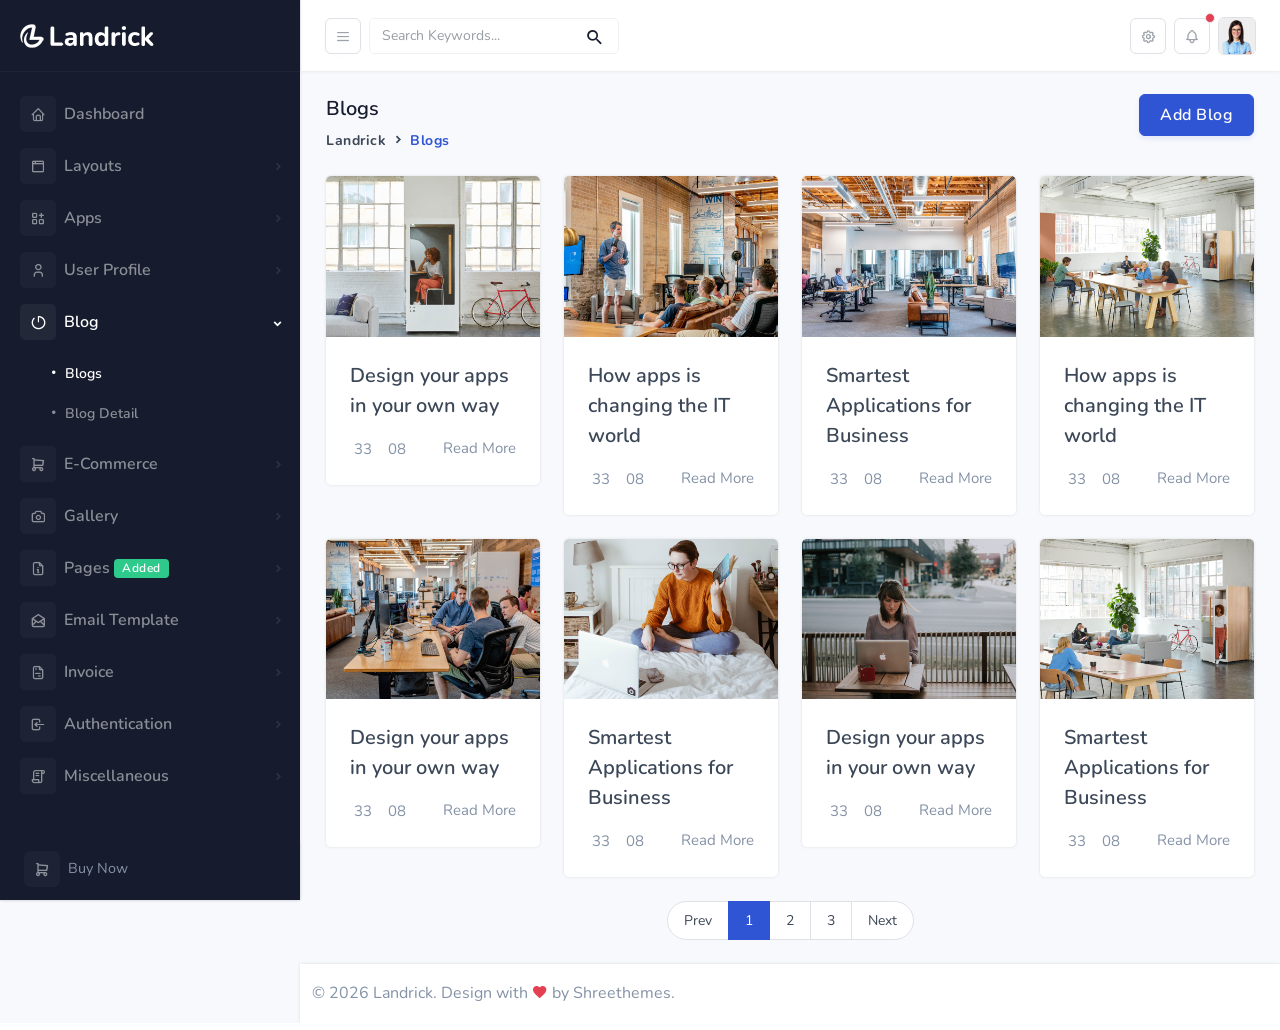
<file: HTML/dashboard/blog.html>
<!DOCTYPE html>
<html lang="en">

    <head>
        <meta charset="utf-8" />
        <title>Landrick - Blog</title>
        <meta name="viewport" content="width=device-width, initial-scale=1.0">
        <meta name="description" content="Premium Bootstrap 5 Admin Dashboard Template" />
        <meta name="keywords" content="Saas, CRM, Admin, Dashboard, Modern, Classic" />
        <meta name="author" content="Shreethemes" />
        <meta name="email" content="support@shreethemes.in" />
        <meta name="website" content="https://shreethemes.in" />
        <meta name="Version" content="v4.0.0" />
        <!-- favicon -->
        <link rel="shortcut icon" href="assets/images/favicon.ico">
        <!-- Bootstrap -->
        <link href="assets/css/bootstrap.min.css" rel="stylesheet" type="text/css" />
        <!-- simplebar -->
        <link href="assets/css/simplebar.css" rel="stylesheet" type="text/css" />
        <!-- Icons -->
        <link href="assets/css/materialdesignicons.min.css" rel="stylesheet" type="text/css" />
        <link href="assets/css/tabler-icons.min.css" rel="stylesheet" type="text/css" />
        <link href="https://unicons.iconscout.com/release/v3.0.6/css/line.css"  rel="stylesheet">
        <!-- Css -->
        <link href="assets/css/style.css" rel="stylesheet" type="text/css" id="theme-opt" />

    </head>

    <body>
        <!-- Loader -->
        <!-- <div id="preloader">
            <div id="status">
                <div class="spinner">
                    <div class="double-bounce1"></div>
                    <div class="double-bounce2"></div>
                </div>
            </div>
        </div> -->
        <!-- Loader -->

        <div class="page-wrapper landrick-theme toggled">
            <nav id="sidebar" class="sidebar-wrapper sidebar-dark">
                <div class="sidebar-content" data-simplebar style="height: calc(100% - 60px);">
                    <div class="sidebar-brand">
                        <a href="index.html">
                            <img src="assets/images/logo-dark.png" height="24" class="logo-light-mode" alt="">
                            <img src="assets/images/logo-light.png" height="24" class="logo-dark-mode" alt="">
                            <span class="sidebar-colored">
                                <img src="assets/images/logo-light.png" height="24" alt="">
                            </span>
                        </a>
                    </div>
                    
                    <ul class="sidebar-menu">
                        <li><a href="index.html"><i class="ti ti-home me-2"></i>Dashboard</a></li>
                        <li class="sidebar-dropdown">
                            <a href="javascript:void(0)"><i class="ti ti-browser me-2"></i>Layouts</a>
                            <div class="sidebar-submenu">
                                <ul>
                                    <li><a href="index-dark.html">Dark Dashboard</a></li>
                                    <li><a href="index-rtl.html">RTL Dashboard</a></li>
                                    <li><a href="index-rtl-dark.html">Dark RTL Dashboard</a></li>
                                    <li><a href="index-sidebar-light.html">Light Sidebar</a></li>
                                    <li><a href="index-sidebar-colored.html">Colored Sidebar</a></li>
                                </ul>
                            </div>
                        </li>
                        <li class="sidebar-dropdown">
                            <a href="javascript:void(0)"><i class="ti ti-apps me-2"></i>Apps</a>
                            <div class="sidebar-submenu">
                                <ul>
                                    <li><a href="chat.html">Chat</a></li>
                                    <li><a href="email.html">Email</a></li>
                                    <li><a href="calendar.html">Calendar</a></li>
                                </ul>
                            </div>
                        </li>
                        <li class="sidebar-dropdown">
                            <a href="javascript:void(0)"><i class="ti ti-user me-2"></i>User Profile</a>
                            <div class="sidebar-submenu">
                                <ul>
                                    <li><a href="profile.html">Profile</a></li>
                                    <li><a href="profile-setting.html">Profile Setting</a></li>
                                </ul>
                            </div>
                        </li>
                        <li class="sidebar-dropdown">
                            <a href="javascript:void(0)"><i class="ti ti-brand-gravatar me-2"></i>Blog</a>
                            <div class="sidebar-submenu">
                                <ul>
                                    <li><a href="blog.html">Blogs</a></li>
                                    <li><a href="blog-detail.html">Blog Detail</a></li>
                                </ul>
                            </div>
                        </li>
                        <li class="sidebar-dropdown">
                            <a href="javascript:void(0)"><i class="ti ti-shopping-cart me-2"></i>E-Commerce</a>
                            <div class="sidebar-submenu">
                                <ul>
                                    <li><a href="shop.html">Shop</a></li>
                                    <li><a href="product-detail.html">Shop Detail</a></li>
                                    <li><a href="shop-cart.html">Shopcart</a></li>
                                    <li><a href="checkout.html">Checkout</a></li>
                                </ul>
                            </div>
                        </li>
                        <li class="sidebar-dropdown">
                            <a href="javascript:void(0)"><i class="ti ti-camera me-2"></i>Gallery</a>
                            <div class="sidebar-submenu">
                                <ul>
                                    <li><a href="gallery-one.html">Gallary One</a></li>
                                    <li><a href="gallery-two.html">Gallery Two</a></li>
                                </ul>
                            </div>
                        </li>
                        <li class="sidebar-dropdown">
                            <a href="javascript:void(0)"><i class="ti ti-file-info me-2"></i>Pages <span class="badge bg-success ms-1">Added</span></a>
                            <div class="sidebar-submenu">
                                <ul>
                                    <li><a href="faqs.html">FAQs</a></li>
                                    <li><a href="pricing.html">Pricing</a></li>
                                    <li><a href="timeline.html">Timeline <span class="badge bg-warning">New</span></a></li>
                                    <li><a href="team.html">Team <span class="badge bg-warning">New</span></a></li>
                                    <li><a href="blank-page.html">Blank Page</a></li>
                                    <li><a href="components.html">Components</a></li>
                                    <li><a href="privacy.html">Privacy Policy</a></li>
                                    <li><a href="terms.html">Term & Condition</a></li>
                                </ul>
                            </div>
                        </li>
                        <li class="sidebar-dropdown">
                            <a href="javascript:void(0)"><i class="ti ti-mail-opened me-2"></i>Email Template</a>
                            <div class="sidebar-submenu">
                                <ul>
                                    <li><a href="email-confirmation.html">Confirmation</a></li>
                                    <li><a href="email-password-reset.html">Reset Password</a></li>
                                    <li><a href="email-alert.html">Alert</a></li>
                                    <li><a href="email-invoice.html">Invoice</a></li>
                                </ul>
                            </div>
                        </li>
                        <li class="sidebar-dropdown">
                            <a href="javascript:void(0)"><i class="ti ti-file-invoice me-2"></i>Invoice</a>
                            <div class="sidebar-submenu">
                                <ul>
                                    <li><a href="invoice-list.html">Invoice List</a></li>
                                    <li><a href="invoice.html">Invoice Preview</a></li>
                                </ul>
                            </div>
                        </li>
                        <li class="sidebar-dropdown">
                            <a href="javascript:void(0)"><i class="ti ti-login me-2"></i>Authentication</a>
                            <div class="sidebar-submenu">
                                <ul>
                                    <li><a href="login.html">Login</a></li>
                                    <li><a href="login-cover.html">Login Two</a></li>
                                    <li><a href="signup.html">Signup</a></li>
                                    <li><a href="signup-cover.html">Signup Two</a></li>
                                    <li><a href="reset-password.html">Reset Password</a></li>
                                    <li><a href="reset-password-cover.html">Reset Password Two</a></li>
                                    <li><a href="lock-screen.html">Lockscreen</a></li>
                                </ul>
                            </div>
                        </li>
                        <li class="sidebar-dropdown">
                            <a href="javascript:void(0)"><i class="ti ti-license me-2"></i>Miscellaneous</a>
                            <div class="sidebar-submenu">
                                <ul>
                                    <li><a href="comingsoon.html">Comingsoon</a></li>
                                    <li><a href="maintenance.html">Maintenance</a></li>
                                    <li><a href="error.html">Error</a></li>
                                    <li><a href="thankyou.html">Thank You</a></li>
                                </ul>
                            </div>
                        </li>
                    </ul>
                    <!-- sidebar-menu  -->
                </div>
                <!-- Sidebar Footer -->
                <ul class="sidebar-footer list-unstyled mb-0">
                    <li class="list-inline-item mb-0">
                        <a href="https://1.envato.market/landrick" target="_blank" class="btn btn-icon btn-soft-light"><i class="ti ti-shopping-cart"></i></a> <small class="text-muted ms-1">Buy Now</small>
                    </li>
                </ul>
                <!-- Sidebar Footer -->
            </nav>
            <!-- sidebar-wrapper -->

            <!-- Start Page Content -->
            <main class="page-content bg-light">
                <div class="top-header">
                    <div class="header-bar d-flex justify-content-between">
                        <div class="d-flex align-items-center">
                            <a href="#" class="logo-icon me-3">
                                <img src="assets/images/logo-icon.png" height="30" class="small" alt="">
                                <span class="big">
                                    <img src="assets/images/logo-dark.png" height="24" class="logo-light-mode" alt="">
                                    <img src="assets/images/logo-light.png" height="24" class="logo-dark-mode" alt="">
                                </span>
                            </a>
                            <a id="close-sidebar" class="btn btn-icon btn-soft-light" href="javascript:void(0)">
                                <i class="ti ti-menu-2"></i>
                            </a>
                            <div class="search-bar p-0 d-none d-md-block ms-2">
                                <div id="search" class="menu-search mb-0">
                                    <form role="search" method="get" id="searchform" class="searchform">
                                        <div>
                                            <input type="text" class="form-control border rounded" name="s" id="s" placeholder="Search Keywords...">
                                            <input type="submit" id="searchsubmit" value="Search">
                                        </div>
                                    </form>
                                </div>
                            </div>
                        </div>
        
                        <ul class="list-unstyled mb-0">
                            <li class="list-inline-item mb-0">
                                <a href="javascript:void(0)" data-bs-toggle="offcanvas" data-bs-target="#offcanvasRight" aria-controls="offcanvasRight">
                                    <div class="btn btn-icon btn-soft-light"><i class="ti ti-settings"></i></div>
                                </a>
                            </li>

                            <li class="list-inline-item mb-0 ms-1">
                                <div class="dropdown dropdown-primary">
                                    <button type="button" class="btn btn-icon btn-soft-light dropdown-toggle p-0" data-bs-toggle="dropdown" aria-haspopup="true" aria-expanded="false"><i class="ti ti-bell"></i></button>
                                    <span class="position-absolute top-0 start-100 translate-middle p-1 bg-danger border border-light rounded-circle">
                                        <span class="visually-hidden">New alerts</span>
                                    </span>
                                    
                                    <div class="dropdown-menu dd-menu bg-white shadow rounded border-0 mt-3 p-0" data-simplebar style="height: 320px; width: 290px;">
                                        <div class="d-flex align-items-center justify-content-between p-3 border-bottom">
                                            <h6 class="mb-0 text-dark">Notifications</h6>
                                            <span class="badge bg-soft-danger rounded-pill">3</span>
                                        </div>
                                        <div class="p-3">
                                            <a href="#!" class="dropdown-item features feature-primary key-feature p-0">
                                                <div class="d-flex align-items-center">
                                                    <div class="icon text-center rounded-circle me-2">
                                                        <i class="ti ti-shopping-cart"></i>
                                                    </div>
                                                    <div class="flex-1">
                                                        <h6 class="mb-0 text-dark title">Order Complete</h6>
                                                        <small class="text-muted">15 min ago</small>
                                                    </div>
                                                </div>
                                            </a>
                                            
                                            <a href="#!" class="dropdown-item features feature-primary key-feature p-0 mt-3">
                                                <div class="d-flex align-items-center">
                                                    <img src="assets/images/client/04.jpg" class="avatar avatar-md-sm rounded-circle border shadow me-2" alt="">
                                                    <div class="flex-1">
                                                        <h6 class="mb-0 text-dark title"><span class="fw-bold">Message</span> from Luis</h6>
                                                        <small class="text-muted">1 hour ago</small>
                                                    </div>
                                                </div>
                                            </a>
                                            
                                            <a href="#!" class="dropdown-item features feature-primary key-feature p-0 mt-3">
                                                <div class="d-flex align-items-center">
                                                    <div class="icon text-center rounded-circle me-2">
                                                        <i class="ti ti-currency-dollar"></i>
                                                    </div>
                                                    <div class="flex-1">
                                                        <h6 class="mb-0 text-dark title"><span class="fw-bold">One Refund Request</span></h6>
                                                        <small class="text-muted">2 hour ago</small>
                                                    </div>
                                                </div>
                                            </a>

                                            <a href="#!" class="dropdown-item features feature-primary key-feature p-0 mt-3">
                                                <div class="d-flex align-items-center">
                                                    <div class="icon text-center rounded-circle me-2">
                                                        <i class="ti ti-truck-delivery"></i>
                                                    </div>
                                                    <div class="flex-1">
                                                        <h6 class="mb-0 text-dark title">Deliverd your Order</h6>
                                                        <small class="text-muted">Yesterday</small>
                                                    </div>
                                                </div>
                                            </a>
                                            
                                            <a href="#!" class="dropdown-item features feature-primary key-feature p-0 mt-3">
                                                <div class="d-flex align-items-center">
                                                    <img src="assets/images/client/15.jpg" class="avatar avatar-md-sm rounded-circle border shadow me-2" alt="">
                                                    <div class="flex-1">
                                                        <h6 class="mb-0 text-dark title"><span class="fw-bold">Cally</span> started following you</h6>
                                                        <small class="text-muted">2 days ago</small>
                                                    </div>
                                                </div>
                                            </a>
                                        </div>
                                    </div>
                                </div>
                            </li>

                            <li class="list-inline-item mb-0 ms-1">
                                <div class="dropdown dropdown-primary">
                                    <button type="button" class="btn btn-soft-light dropdown-toggle p-0" data-bs-toggle="dropdown" aria-haspopup="true" aria-expanded="false"><img src="assets/images/client/05.jpg" class="avatar avatar-ex-small rounded" alt=""></button>
                                    <div class="dropdown-menu dd-menu dropdown-menu-end bg-white shadow border-0 mt-3 py-3" style="min-width: 200px;">
                                        <a class="dropdown-item d-flex align-items-center text-dark pb-3" href="profile.html">
                                            <img src="assets/images/client/05.jpg" class="avatar avatar-md-sm rounded-circle border shadow" alt="">
                                            <div class="flex-1 ms-2">
                                                <span class="d-block">Cristina Julia</span>
                                                <small class="text-muted">UI / UX Designer</small>
                                            </div>
                                        </a>
                                        <a class="dropdown-item text-dark" href="index.html"><span class="mb-0 d-inline-block me-1"><i class="ti ti-home"></i></span> Dashboard</a>
                                        <a class="dropdown-item text-dark" href="profile.html"><span class="mb-0 d-inline-block me-1"><i class="ti ti-settings"></i></span> Profile</a>
                                        <a class="dropdown-item text-dark" href="email.html"><span class="mb-0 d-inline-block me-1"><i class="ti ti-mail"></i></span> Email</a>
                                        <div class="dropdown-divider border-top"></div>
                                        <a class="dropdown-item text-dark" href="lock-screen.html"><span class="mb-0 d-inline-block me-1"><i class="ti ti-lock"></i></span> Lockscreen</a>
                                        <a class="dropdown-item text-dark" href="login.html"><span class="mb-0 d-inline-block me-1"><i class="ti ti-logout"></i></span> Logout</a>
                                    </div>
                                </div>
                            </li>
                        </ul>
                    </div>
                </div>

                <div class="container-fluid">
                    <div class="layout-specing">
                        <div class="d-md-flex justify-content-between">
                            <div>
                                <h5 class="mb-0">Blogs</h5>

                                <nav aria-label="breadcrumb" class="d-inline-block mt-1">
                                    <ul class="breadcrumb breadcrumb-muted bg-transparent rounded mb-0 p-0">
                                        <li class="breadcrumb-item text-capitalize"><a href="index.html">Landrick</a></li>
                                        <li class="breadcrumb-item text-capitalize active" aria-current="page">Blogs</li>
                                    </ul>
                                </nav>
                            </div>

                            <div class="mt-4 mt-sm-0">
                                <a href="#" class="btn btn-primary" data-bs-toggle="modal" data-bs-target="#newblogadd">Add Blog</a>
                            </div>
                        </div>
                    
                        <div class="row">
                            <div class="col-xl-3 col-lg-4 col-md-6 mt-4">
                                <div class="card blog blog-primary rounded border-0 shadow overflow-hidden">
                                    <div class="position-relative">
                                        <img src="assets/images/blog/01.jpg" class="card-img-top" alt="...">
                                        <div class="overlay rounded-top"></div>
                                    </div>
                                    <div class="card-body content">
                                        <h5><a href="javascript:void(0)" class="card-title title text-dark">Design your apps in your own way</a></h5>
                                        <div class="post-meta d-flex justify-content-between mt-3">
                                            <ul class="list-unstyled mb-0">
                                                <li class="list-inline-item me-2 mb-0"><a href="javascript:void(0)" class="text-muted like"><i class="uil uil-heart me-1"></i>33</a></li>
                                                <li class="list-inline-item"><a href="javascript:void(0)" class="text-muted comments"><i class="uil uil-comment me-1"></i>08</a></li>
                                            </ul>
                                            <a href="blog-detail.html" class="text-muted readmore">Read More <i class="uil uil-angle-right-b align-middle"></i></a>
                                        </div>
                                    </div>
                                    <div class="author">
                                        <small class="text-light user d-block"><i class="uil uil-user"></i> Calvin Carlo</small>
                                        <small class="text-light date"><i class="uil uil-calendar-alt"></i> 25th June 2021</small>
                                    </div>
                                </div>
                            </div><!--end col-->
                            
                            <div class="col-xl-3 col-lg-4 col-md-6 mt-4">
                                <div class="card blog blog-primary rounded border-0 shadow overflow-hidden">
                                    <div class="position-relative">
                                        <img src="assets/images/blog/02.jpg" class="card-img-top" alt="...">
                                        <div class="overlay rounded-top"></div>
                                    </div>
                                    <div class="card-body content">
                                        <h5><a href="javascript:void(0)" class="card-title title text-dark">How apps is changing the IT world</a></h5>
                                        <div class="post-meta d-flex justify-content-between mt-3">
                                            <ul class="list-unstyled mb-0">
                                                <li class="list-inline-item me-2 mb-0"><a href="javascript:void(0)" class="text-muted like"><i class="uil uil-heart me-1"></i>33</a></li>
                                                <li class="list-inline-item"><a href="javascript:void(0)" class="text-muted comments"><i class="uil uil-comment me-1"></i>08</a></li>
                                            </ul>
                                            <a href="blog-detail.html" class="text-muted readmore">Read More <i class="uil uil-angle-right-b align-middle"></i></a>
                                        </div>
                                    </div>
                                    <div class="author">
                                        <small class="text-light user d-block"><i class="uil uil-user"></i> Calvin Carlo</small>
                                        <small class="text-light date"><i class="uil uil-calendar-alt"></i> 25th June 2021</small>
                                    </div>
                                </div>
                            </div><!--end col-->
                            
                            <div class="col-xl-3 col-lg-4 col-md-6 mt-4">
                                <div class="card blog blog-primary rounded border-0 shadow overflow-hidden">
                                    <div class="position-relative">
                                        <img src="assets/images/blog/03.jpg" class="card-img-top" alt="...">
                                        <div class="overlay rounded-top"></div>
                                    </div>
                                    <div class="card-body content">
                                        <h5><a href="javascript:void(0)" class="card-title title text-dark">Smartest Applications for Business</a></h5>
                                        <div class="post-meta d-flex justify-content-between mt-3">
                                            <ul class="list-unstyled mb-0">
                                                <li class="list-inline-item me-2 mb-0"><a href="javascript:void(0)" class="text-muted like"><i class="uil uil-heart me-1"></i>33</a></li>
                                                <li class="list-inline-item"><a href="javascript:void(0)" class="text-muted comments"><i class="uil uil-comment me-1"></i>08</a></li>
                                            </ul>
                                            <a href="blog-detail.html" class="text-muted readmore">Read More <i class="uil uil-angle-right-b align-middle"></i></a>
                                        </div>
                                    </div>
                                    <div class="author">
                                        <small class="text-light user d-block"><i class="uil uil-user"></i> Calvin Carlo</small>
                                        <small class="text-light date"><i class="uil uil-calendar-alt"></i> 25th June 2021</small>
                                    </div>
                                </div>
                            </div><!--end col-->
                            
                            <div class="col-xl-3 col-lg-4 col-md-6 mt-4">
                                <div class="card blog blog-primary rounded border-0 shadow overflow-hidden">
                                    <div class="position-relative">
                                        <img src="assets/images/blog/04.jpg" class="card-img-top" alt="...">
                                        <div class="overlay rounded-top"></div>
                                    </div>
                                    <div class="card-body content">
                                        <h5><a href="javascript:void(0)" class="card-title title text-dark">How apps is changing the IT world</a></h5>
                                        <div class="post-meta d-flex justify-content-between mt-3">
                                            <ul class="list-unstyled mb-0">
                                                <li class="list-inline-item me-2 mb-0"><a href="javascript:void(0)" class="text-muted like"><i class="uil uil-heart me-1"></i>33</a></li>
                                                <li class="list-inline-item"><a href="javascript:void(0)" class="text-muted comments"><i class="uil uil-comment me-1"></i>08</a></li>
                                            </ul>
                                            <a href="blog-detail.html" class="text-muted readmore">Read More <i class="uil uil-angle-right-b align-middle"></i></a>
                                        </div>
                                    </div>
                                    <div class="author">
                                        <small class="text-light user d-block"><i class="uil uil-user"></i> Calvin Carlo</small>
                                        <small class="text-light date"><i class="uil uil-calendar-alt"></i> 25th June 2021</small>
                                    </div>
                                </div>
                            </div><!--end col-->
                            
                            <div class="col-xl-3 col-lg-4 col-md-6 mt-4">
                                <div class="card blog blog-primary rounded border-0 shadow overflow-hidden">
                                    <div class="position-relative">
                                        <img src="assets/images/blog/05.jpg" class="card-img-top" alt="...">
                                        <div class="overlay rounded-top"></div>
                                    </div>
                                    <div class="card-body content">
                                        <h5><a href="javascript:void(0)" class="card-title title text-dark">Design your apps in your own way</a></h5>
                                        <div class="post-meta d-flex justify-content-between mt-3">
                                            <ul class="list-unstyled mb-0">
                                                <li class="list-inline-item me-2 mb-0"><a href="javascript:void(0)" class="text-muted like"><i class="uil uil-heart me-1"></i>33</a></li>
                                                <li class="list-inline-item"><a href="javascript:void(0)" class="text-muted comments"><i class="uil uil-comment me-1"></i>08</a></li>
                                            </ul>
                                            <a href="blog-detail.html" class="text-muted readmore">Read More <i class="uil uil-angle-right-b align-middle"></i></a>
                                        </div>
                                    </div>
                                    <div class="author">
                                        <small class="text-light user d-block"><i class="uil uil-user"></i> Calvin Carlo</small>
                                        <small class="text-light date"><i class="uil uil-calendar-alt"></i> 25th June 2021</small>
                                    </div>
                                </div>
                            </div><!--end col-->
                            
                            <div class="col-xl-3 col-lg-4 col-md-6 mt-4">
                                <div class="card blog blog-primary rounded border-0 shadow overflow-hidden">
                                    <div class="position-relative">
                                        <img src="assets/images/blog/06.jpg" class="card-img-top" alt="...">
                                        <div class="overlay rounded-top"></div>
                                    </div>
                                    <div class="card-body content">
                                        <h5><a href="javascript:void(0)" class="card-title title text-dark">Smartest Applications for Business</a></h5>
                                        <div class="post-meta d-flex justify-content-between mt-3">
                                            <ul class="list-unstyled mb-0">
                                                <li class="list-inline-item me-2 mb-0"><a href="javascript:void(0)" class="text-muted like"><i class="uil uil-heart me-1"></i>33</a></li>
                                                <li class="list-inline-item"><a href="javascript:void(0)" class="text-muted comments"><i class="uil uil-comment me-1"></i>08</a></li>
                                            </ul>
                                            <a href="blog-detail.html" class="text-muted readmore">Read More <i class="uil uil-angle-right-b align-middle"></i></a>
                                        </div>
                                    </div>
                                    <div class="author">
                                        <small class="text-light user d-block"><i class="uil uil-user"></i> Calvin Carlo</small>
                                        <small class="text-light date"><i class="uil uil-calendar-alt"></i> 25th June 2021</small>
                                    </div>
                                </div>
                            </div><!--end col-->
                            
                            <div class="col-xl-3 col-lg-4 col-md-6 mt-4">
                                <div class="card blog blog-primary rounded border-0 shadow overflow-hidden">
                                    <div class="position-relative">
                                        <img src="assets/images/blog/07.jpg" class="card-img-top" alt="...">
                                        <div class="overlay rounded-top"></div>
                                    </div>
                                    <div class="card-body content">
                                        <h5><a href="javascript:void(0)" class="card-title title text-dark">Design your apps in your own way</a></h5>
                                        <div class="post-meta d-flex justify-content-between mt-3">
                                            <ul class="list-unstyled mb-0">
                                                <li class="list-inline-item me-2 mb-0"><a href="javascript:void(0)" class="text-muted like"><i class="uil uil-heart me-1"></i>33</a></li>
                                                <li class="list-inline-item"><a href="javascript:void(0)" class="text-muted comments"><i class="uil uil-comment me-1"></i>08</a></li>
                                            </ul>
                                            <a href="blog-detail.html" class="text-muted readmore">Read More <i class="uil uil-angle-right-b align-middle"></i></a>
                                        </div>
                                    </div>
                                    <div class="author">
                                        <small class="text-light user d-block"><i class="uil uil-user"></i> Calvin Carlo</small>
                                        <small class="text-light date"><i class="uil uil-calendar-alt"></i> 25th June 2021</small>
                                    </div>
                                </div>
                            </div><!--end col-->
                            
                            <div class="col-xl-3 col-lg-4 col-md-6 mt-4">
                                <div class="card blog blog-primary rounded border-0 shadow overflow-hidden">
                                    <div class="position-relative">
                                        <img src="assets/images/blog/08.jpg" class="card-img-top" alt="...">
                                        <div class="overlay rounded-top"></div>
                                    </div>
                                    <div class="card-body content">
                                        <h5><a href="javascript:void(0)" class="card-title title text-dark">Smartest Applications for Business</a></h5>
                                        <div class="post-meta d-flex justify-content-between mt-3">
                                            <ul class="list-unstyled mb-0">
                                                <li class="list-inline-item me-2 mb-0"><a href="javascript:void(0)" class="text-muted like"><i class="uil uil-heart me-1"></i>33</a></li>
                                                <li class="list-inline-item"><a href="javascript:void(0)" class="text-muted comments"><i class="uil uil-comment me-1"></i>08</a></li>
                                            </ul>
                                            <a href="blog-detail.html" class="text-muted readmore">Read More <i class="uil uil-angle-right-b align-middle"></i></a>
                                        </div>
                                    </div>
                                    <div class="author">
                                        <small class="text-light user d-block"><i class="uil uil-user"></i> Calvin Carlo</small>
                                        <small class="text-light date"><i class="uil uil-calendar-alt"></i> 25th June 2021</small>
                                    </div>
                                </div>
                            </div><!--end col-->
                        </div><!--end row-->

                        <div class="row">
                            <!-- PAGINATION START -->
                            <div class="col-12 mt-4">
                                <ul class="pagination justify-content-center mb-0">
                                    <li class="page-item"><a class="page-link" href="javascript:void(0)" aria-label="Previous">Prev</a></li>
                                    <li class="page-item active"><a class="page-link" href="javascript:void(0)">1</a></li>
                                    <li class="page-item"><a class="page-link" href="javascript:void(0)">2</a></li>
                                    <li class="page-item"><a class="page-link" href="javascript:void(0)">3</a></li>
                                    <li class="page-item"><a class="page-link" href="javascript:void(0)" aria-label="Next">Next</a></li>
                                </ul>
                            </div><!--end col-->
                            <!-- PAGINATION END -->
                        </div><!--end row-->
                    </div>
                </div><!--end container-->

                <!-- Footer Start -->
                <footer class="bg-white shadow py-3">
                    <div class="container-fluid">
                        <div class="row align-items-center">
                            <div class="col">
                                <div class="text-sm-start text-center">
                                    <p class="mb-0 text-muted">© <script>document.write(new Date().getFullYear())</script> Landrick. Design with <i class="mdi mdi-heart text-danger"></i> by <a href="https://shreethemes.in/" target="_blank" class="text-reset">Shreethemes</a>.</p>
                                </div>
                            </div><!--end col-->
                        </div><!--end row-->
                    </div><!--end container-->
                </footer><!--end footer-->
                <!-- End -->
            </main>
            <!--End page-content" -->
        </div>
        <!-- page-wrapper -->

        <!-- Start Modal -->
        <div class="modal fade" id="newblogadd" tabindex="-1" aria-labelledby="exampleModalLabel" aria-hidden="true">
            <div class="modal-dialog modal-lg modal-dialog-centered">
                <div class="modal-content">
                    <div class="modal-header border-bottom p-3">
                        <h5 class="modal-title" id="exampleModalLabel">Add Blog</h5>
                        <button type="button" class="btn btn-icon btn-close" data-bs-dismiss="modal" id="close-modal"><i class="uil uil-times fs-4 text-dark"></i></button>
                    </div>

                    <div class="modal-body p-3 pt-4">
                        <div class="row">
                            <div class="col-md-4">
                                <div class="d-grid">
                                    <p class="text-muted">Upload your blog image here, Please click "Upload Image" Button.</p>
                                    <div class="preview-box d-block justify-content-center rounded shadow overflow-hidden bg-light p-1"></div>
                                    <input type="file" id="input-file" name="input-file" accept="image/*" onchange={handleChange()} hidden />
                                    <label class="btn-upload btn btn-primary mt-4" for="input-file">Upload Image</label>
                                </div>
                            </div><!--end col-->

                            <div class="col-md-8 mt-4 mt-sm-0">
                                <div class="ms-md-4">
                                    <form>
                                        <div class="row">
                                            <div class="col-12">
                                                <div class="mb-3">
                                                    <label class="form-label">Blog Title <span class="text-danger">*</span></label>
                                                    <input name="name" id="name" type="text" class="form-control" placeholder="Title :">
                                                </div>
                                            </div><!--end col-->
    
                                            <div class="col-md-6">
                                                <div class="mb-3">
                                                    <label class="form-label"> Date : </label>
                                                    <input name="date" type="text" class="form-control" id="date" value="09 January 2021">
                                                </div>
                                            </div><!--end col-->
    
                                            <div class="col-md-6">
                                                <div class="mb-3">
                                                    <label class="form-label"> Time to read : </label>
                                                    <input name="time" type="text" class="form-control" id="time" value="5 min read">
                                                </div>
                                            </div><!--end col-->
    
                                            <div class="col-md-6">
                                                <div class="mb-3">
                                                    <label class="form-label">Tag</label>
                                                    <select class="form-control">
                                                        <option value="BU">Business</option>
                                                        <option value="AG">Agency</option>
                                                        <option value="FA">Fashion</option>
                                                        <option value="SE">Selling</option>
                                                        <option value="FI">Finance</option>
                                                    </select>
                                                </div>
                                            </div><!--end col-->
    
                                            <div class="col-lg-12">
                                                <div class="mb-3">
                                                    <label class="form-label">Description <span class="text-danger">*</span></label>
                                                    <textarea name="comments" id="comments" rows="4" class="form-control" placeholder="Blog description :"></textarea>
                                                </div>
                                            </div><!--end col-->
    
                                            <div class="col-lg-12 text-end">
                                                <button type="submit" class="btn btn-primary">Add Blog</button>
                                            </div><!--end col-->
                                        </div>
                                    </form>
                                </div>
                            </div><!--end col-->
                        </div><!--end row-->
                    </div>
                </div>
            </div>
        </div>
        <!-- End modal -->

        <!-- Offcanvas Start -->
        <div class="offcanvas offcanvas-end bg-white shadow" tabindex="-1" id="offcanvasRight" aria-labelledby="offcanvasRightLabel">
            <div class="offcanvas-header border-bottom">
                <h5 id="offcanvasRightLabel" class="mb-0">
                    <img src="assets/images/logo-dark.png" height="24" class="light-version" alt="">
                    <img src="assets/images/logo-light.png" height="24" class="dark-version" alt="">
                </h5>
                <button type="button" class="btn-close d-flex align-items-center text-dark" data-bs-dismiss="offcanvas" aria-label="Close"><i class="mdi mdi-close fs-4"></i></button>
            </div>
            <div class="offcanvas-body p-4 px-md-5">
                <div class="row">
                    <div class="col-12">
                        <!-- Style switcher -->
                        <div id="style-switcher">
                            <div>
                                <ul class="text-center list-unstyled mb-0">
                                    <li class="d-grid"><a href="javascript:void(0)" class="rtl-version t-rtl-light" onclick="setTheme('style-rtl')"><img src="assets/images/demos/rtl.png" class="img-fluid rounded-md shadow-md d-block" alt=""><span class="text-muted mt-2 d-block">RTL Version</span></a></li>
                                    <li class="d-grid"><a href="javascript:void(0)" class="ltr-version t-ltr-light" onclick="setTheme('style')"><img src="assets/images/demos/ltr.png" class="img-fluid rounded-md shadow-md d-block" alt=""><span class="text-muted mt-2 d-block">LTR Version</span></a></li>
                                    <li class="d-grid"><a href="javascript:void(0)" class="dark-rtl-version t-rtl-dark" onclick="setTheme('style-dark-rtl')"><img src="assets/images/demos/dark-rtl.png" class="img-fluid rounded-md shadow-md d-block" alt=""><span class="text-muted mt-2 d-block">RTL Version</span></a></li>
                                    <li class="d-grid"><a href="javascript:void(0)" class="dark-ltr-version t-ltr-dark" onclick="setTheme('style-dark')"><img src="assets/images/demos/dark.png" class="img-fluid rounded-md shadow-md d-block" alt=""><span class="text-muted mt-2 d-block">LTR Version</span></a></li>
                                    <li class="d-grid"><a href="javascript:void(0)" class="dark-version t-dark mt-4" onclick="setTheme('style-dark')"><img src="assets/images/demos/dark.png" class="img-fluid rounded-md shadow-md d-block" alt=""><span class="text-muted mt-2 d-block">Dark Version</span></a></li>
                                    <li class="d-grid"><a href="javascript:void(0)" class="light-version t-light mt-4" onclick="setTheme('style')"><img src="assets/images/demos/ltr.png" class="img-fluid rounded-md shadow-md d-block" alt=""><span class="text-muted mt-2 d-block">Light Version</span></a></li>
                                    <li class="d-grid"><a href="../landing/index.html" target="_blank" class="mt-4"><img src="assets/images/demos/landing.png" class="img-fluid rounded-md shadow-md d-block" alt=""><span class="text-muted mt-2 d-block">Landing Demos</span></a></li>
                                </ul>
                            </div>
                        </div>
                        <!-- end Style switcher -->
                    </div><!--end col-->
                </div>
            </div>

            <div class="offcanvas-footer p-3 border-top text-center">
                <ul class="list-unstyled social-icon mb-0">
                    <li class="list-inline-item mb-0"><a href="https://1.envato.market/landrick" target="_blank" class="rounded"><i class="ti ti-shopping-cart align-middle" title="Buy Now"></i></a></li>
                    <li class="list-inline-item mb-0"><a href="https://dribbble.com/shreethemes" target="_blank" class="rounded"><i class="ti ti-brand-dribbble align-middle" title="dribbble"></i></a></li>
                    <li class="list-inline-item mb-0"><a href="https://www.facebook.com/shreethemes" target="_blank" class="rounded"><i class="ti ti-brand-facebook align-middle" title="facebook"></i></a></li>
                    <li class="list-inline-item mb-0"><a href="https://www.instagram.com/shreethemes/" target="_blank" class="rounded"><i class="ti ti-brand-instagram align-middle" title="instagram"></i></a></li>
                    <li class="list-inline-item mb-0"><a href="https://twitter.com/shreethemes" target="_blank" class="rounded"><i class="ti ti-brand-twitter align-middle" title="twitter"></i></a></li>
                    <li class="list-inline-item mb-0"><a href="mailto:support@shreethemes.in" class="rounded"><i class="ti ti-mail align-middle" title="email"></i></a></li>
                    <li class="list-inline-item mb-0"><a href="https://shreethemes.in" target="_blank" class="rounded"><i class="ti ti-world align-middle" title="website"></i></a></li>
                </ul><!--end icon-->
            </div>
        </div>
        <!-- Offcanvas End -->
        
        <!-- javascript -->
        <script src="assets/js/bootstrap.bundle.min.js"></script>
        <!-- simplebar -->
        <script src="assets/js/simplebar.min.js"></script>
        <!-- Icons -->
        <script src="assets/js/feather.min.js"></script>
        <!-- Main Js -->
        <script src="assets/js/plugins.init.js"></script>
        <script src="assets/js/app.js"></script>
        <script>
            const handleChange = () => {
            const fileUploader = document.querySelector('#input-file');
                const getFile = fileUploader.files
                if (getFile.length !== 0) {
                    const uploadedFile = getFile[0];
                    readFile(uploadedFile);
                }
            }

            const readFile = (uploadedFile) => {
                if (uploadedFile) {
                    const reader = new FileReader();
                    reader.onload = () => {
                    const parent = document.querySelector('.preview-box');
                    parent.innerHTML = `<img class="preview-content" src=${reader.result} />`;
                    };
                    
                    reader.readAsDataURL(uploadedFile);
                }
            };
        </script>
    </body>

</html>
</file>
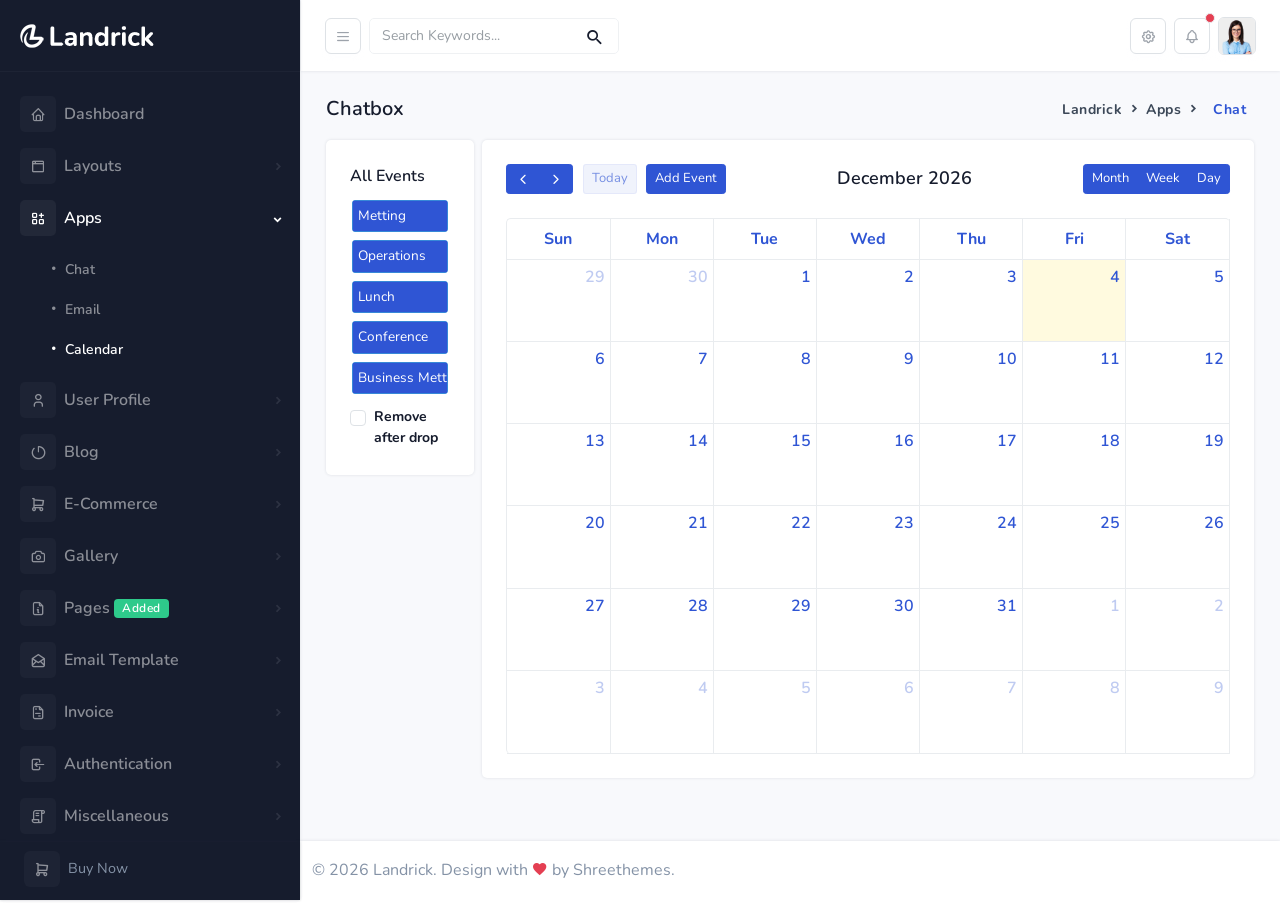
<file: HTML/dashboard/calendar.html>
<!DOCTYPE html>
<html lang="en">

    <head>
        <meta charset="utf-8" />
        <title>Landrick - Calendar</title>
        <meta name="viewport" content="width=device-width, initial-scale=1.0">
        <meta name="description" content="Premium Bootstrap 5 Admin Dashboard Template" />
        <meta name="keywords" content="Saas, CRM, Admin, Dashboard, Modern, Classic" />
        <meta name="author" content="Shreethemes" />
        <meta name="email" content="support@shreethemes.in" />
        <meta name="website" content="https://shreethemes.in" />
        <meta name="Version" content="v4.0.0" />
        <!-- favicon -->
        <link rel="shortcut icon" href="assets/images/favicon.ico">
        <!-- Bootstrap -->
        <link href="assets/css/bootstrap.min.css" rel="stylesheet" type="text/css" />
        <!-- simplebar -->
        <link href="assets/css/simplebar.css" rel="stylesheet" type="text/css" />
        <!-- Calendar -->
        <link href="assets/css/fullcalendar.min.css" rel="stylesheet" type="text/css" />
        <!-- Icons -->
        <link href="assets/css/materialdesignicons.min.css" rel="stylesheet" type="text/css" />
        <link href="assets/css/tabler-icons.min.css" rel="stylesheet" type="text/css" />
        <link href="https://unicons.iconscout.com/release/v3.0.6/css/line.css"  rel="stylesheet">
        <!-- Css -->
        <link href="assets/css/style.css" rel="stylesheet" type="text/css" id="theme-opt" />

    </head>

    <body>
        <!-- Loader -->
        <!-- <div id="preloader">
            <div id="status">
                <div class="spinner">
                    <div class="double-bounce1"></div>
                    <div class="double-bounce2"></div>
                </div>
            </div>
        </div> -->
        <!-- Loader -->

        <div class="page-wrapper landrick-theme toggled">
            <nav id="sidebar" class="sidebar-wrapper sidebar-dark">
                <div class="sidebar-content" data-simplebar style="height: calc(100% - 60px);">
                    <div class="sidebar-brand">
                        <a href="index.html">
                            <img src="assets/images/logo-dark.png" height="24" class="logo-light-mode" alt="">
                            <img src="assets/images/logo-light.png" height="24" class="logo-dark-mode" alt="">
                            <span class="sidebar-colored">
                                <img src="assets/images/logo-light.png" height="24" alt="">
                            </span>
                        </a>
                    </div>
                    
                    <ul class="sidebar-menu">
                        <li><a href="index.html"><i class="ti ti-home me-2"></i>Dashboard</a></li>
                        <li class="sidebar-dropdown">
                            <a href="javascript:void(0)"><i class="ti ti-browser me-2"></i>Layouts</a>
                            <div class="sidebar-submenu">
                                <ul>
                                    <li><a href="index-dark.html">Dark Dashboard</a></li>
                                    <li><a href="index-rtl.html">RTL Dashboard</a></li>
                                    <li><a href="index-rtl-dark.html">Dark RTL Dashboard</a></li>
                                    <li><a href="index-sidebar-light.html">Light Sidebar</a></li>
                                    <li><a href="index-sidebar-colored.html">Colored Sidebar</a></li>
                                </ul>
                            </div>
                        </li>
                        <li class="sidebar-dropdown">
                            <a href="javascript:void(0)"><i class="ti ti-apps me-2"></i>Apps</a>
                            <div class="sidebar-submenu">
                                <ul>
                                    <li><a href="chat.html">Chat</a></li>
                                    <li><a href="email.html">Email</a></li>
                                    <li><a href="calendar.html">Calendar</a></li>
                                </ul>
                            </div>
                        </li>
                        <li class="sidebar-dropdown">
                            <a href="javascript:void(0)"><i class="ti ti-user me-2"></i>User Profile</a>
                            <div class="sidebar-submenu">
                                <ul>
                                    <li><a href="profile.html">Profile</a></li>
                                    <li><a href="profile-setting.html">Profile Setting</a></li>
                                </ul>
                            </div>
                        </li>
                        <li class="sidebar-dropdown">
                            <a href="javascript:void(0)"><i class="ti ti-brand-gravatar me-2"></i>Blog</a>
                            <div class="sidebar-submenu">
                                <ul>
                                    <li><a href="blog.html">Blogs</a></li>
                                    <li><a href="blog-detail.html">Blog Detail</a></li>
                                </ul>
                            </div>
                        </li>
                        <li class="sidebar-dropdown">
                            <a href="javascript:void(0)"><i class="ti ti-shopping-cart me-2"></i>E-Commerce</a>
                            <div class="sidebar-submenu">
                                <ul>
                                    <li><a href="shop.html">Shop</a></li>
                                    <li><a href="product-detail.html">Shop Detail</a></li>
                                    <li><a href="shop-cart.html">Shopcart</a></li>
                                    <li><a href="checkout.html">Checkout</a></li>
                                </ul>
                            </div>
                        </li>
                        <li class="sidebar-dropdown">
                            <a href="javascript:void(0)"><i class="ti ti-camera me-2"></i>Gallery</a>
                            <div class="sidebar-submenu">
                                <ul>
                                    <li><a href="gallery-one.html">Gallary One</a></li>
                                    <li><a href="gallery-two.html">Gallery Two</a></li>
                                </ul>
                            </div>
                        </li>
                        <li class="sidebar-dropdown">
                            <a href="javascript:void(0)"><i class="ti ti-file-info me-2"></i>Pages <span class="badge bg-success ms-1">Added</span></a>
                            <div class="sidebar-submenu">
                                <ul>
                                    <li><a href="faqs.html">FAQs</a></li>
                                    <li><a href="pricing.html">Pricing</a></li>
                                    <li><a href="timeline.html">Timeline <span class="badge bg-warning">New</span></a></li>
                                    <li><a href="team.html">Team <span class="badge bg-warning">New</span></a></li>
                                    <li><a href="blank-page.html">Blank Page</a></li>
                                    <li><a href="components.html">Components</a></li>
                                    <li><a href="privacy.html">Privacy Policy</a></li>
                                    <li><a href="terms.html">Term & Condition</a></li>
                                </ul>
                            </div>
                        </li>
                        <li class="sidebar-dropdown">
                            <a href="javascript:void(0)"><i class="ti ti-mail-opened me-2"></i>Email Template</a>
                            <div class="sidebar-submenu">
                                <ul>
                                    <li><a href="email-confirmation.html">Confirmation</a></li>
                                    <li><a href="email-password-reset.html">Reset Password</a></li>
                                    <li><a href="email-alert.html">Alert</a></li>
                                    <li><a href="email-invoice.html">Invoice</a></li>
                                </ul>
                            </div>
                        </li>
                        <li class="sidebar-dropdown">
                            <a href="javascript:void(0)"><i class="ti ti-file-invoice me-2"></i>Invoice</a>
                            <div class="sidebar-submenu">
                                <ul>
                                    <li><a href="invoice-list.html">Invoice List</a></li>
                                    <li><a href="invoice.html">Invoice Preview</a></li>
                                </ul>
                            </div>
                        </li>
                        <li class="sidebar-dropdown">
                            <a href="javascript:void(0)"><i class="ti ti-login me-2"></i>Authentication</a>
                            <div class="sidebar-submenu">
                                <ul>
                                    <li><a href="login.html">Login</a></li>
                                    <li><a href="login-cover.html">Login Two</a></li>
                                    <li><a href="signup.html">Signup</a></li>
                                    <li><a href="signup-cover.html">Signup Two</a></li>
                                    <li><a href="reset-password.html">Reset Password</a></li>
                                    <li><a href="reset-password-cover.html">Reset Password Two</a></li>
                                    <li><a href="lock-screen.html">Lockscreen</a></li>
                                </ul>
                            </div>
                        </li>
                        <li class="sidebar-dropdown">
                            <a href="javascript:void(0)"><i class="ti ti-license me-2"></i>Miscellaneous</a>
                            <div class="sidebar-submenu">
                                <ul>
                                    <li><a href="comingsoon.html">Comingsoon</a></li>
                                    <li><a href="maintenance.html">Maintenance</a></li>
                                    <li><a href="error.html">Error</a></li>
                                    <li><a href="thankyou.html">Thank You</a></li>
                                </ul>
                            </div>
                        </li>
                    </ul>
                    <!-- sidebar-menu  -->
                </div>
                <!-- Sidebar Footer -->
                <ul class="sidebar-footer list-unstyled mb-0">
                    <li class="list-inline-item mb-0">
                        <a href="https://1.envato.market/landrick" target="_blank" class="btn btn-icon btn-soft-light"><i class="ti ti-shopping-cart"></i></a> <small class="text-muted ms-1">Buy Now</small>
                    </li>
                </ul>
                <!-- Sidebar Footer -->
            </nav>
            <!-- sidebar-wrapper -->

            <!-- Start Page Content -->
            <main class="page-content bg-light">
                <div class="top-header">
                    <div class="header-bar d-flex justify-content-between">
                        <div class="d-flex align-items-center">
                            <a href="#" class="logo-icon me-3">
                                <img src="assets/images/logo-icon.png" height="30" class="small" alt="">
                                <span class="big">
                                    <img src="assets/images/logo-dark.png" height="24" class="logo-light-mode" alt="">
                                    <img src="assets/images/logo-light.png" height="24" class="logo-dark-mode" alt="">
                                </span>
                            </a>
                            <a id="close-sidebar" class="btn btn-icon btn-soft-light" href="javascript:void(0)">
                                <i class="ti ti-menu-2"></i>
                            </a>
                            <div class="search-bar p-0 d-none d-md-block ms-2">
                                <div id="search" class="menu-search mb-0">
                                    <form role="search" method="get" id="searchform" class="searchform">
                                        <div>
                                            <input type="text" class="form-control border rounded" name="s" id="s" placeholder="Search Keywords...">
                                            <input type="submit" id="searchsubmit" value="Search">
                                        </div>
                                    </form>
                                </div>
                            </div>
                        </div>
        
                        <ul class="list-unstyled mb-0">
                            <li class="list-inline-item mb-0">
                                <a href="javascript:void(0)" data-bs-toggle="offcanvas" data-bs-target="#offcanvasRight" aria-controls="offcanvasRight">
                                    <div class="btn btn-icon btn-soft-light"><i class="ti ti-settings"></i></div>
                                </a>
                            </li>

                            <li class="list-inline-item mb-0 ms-1">
                                <div class="dropdown dropdown-primary">
                                    <button type="button" class="btn btn-icon btn-soft-light dropdown-toggle p-0" data-bs-toggle="dropdown" aria-haspopup="true" aria-expanded="false"><i class="ti ti-bell"></i></button>
                                    <span class="position-absolute top-0 start-100 translate-middle p-1 bg-danger border border-light rounded-circle">
                                        <span class="visually-hidden">New alerts</span>
                                    </span>
                                    
                                    <div class="dropdown-menu dd-menu bg-white shadow rounded border-0 mt-3 p-0" data-simplebar style="height: 320px; width: 290px;">
                                        <div class="d-flex align-items-center justify-content-between p-3 border-bottom">
                                            <h6 class="mb-0 text-dark">Notifications</h6>
                                            <span class="badge bg-soft-danger rounded-pill">3</span>
                                        </div>
                                        <div class="p-3">
                                            <a href="#!" class="dropdown-item features feature-primary key-feature p-0">
                                                <div class="d-flex align-items-center">
                                                    <div class="icon text-center rounded-circle me-2">
                                                        <i class="ti ti-shopping-cart"></i>
                                                    </div>
                                                    <div class="flex-1">
                                                        <h6 class="mb-0 text-dark title">Order Complete</h6>
                                                        <small class="text-muted">15 min ago</small>
                                                    </div>
                                                </div>
                                            </a>
                                            
                                            <a href="#!" class="dropdown-item features feature-primary key-feature p-0 mt-3">
                                                <div class="d-flex align-items-center">
                                                    <img src="assets/images/client/04.jpg" class="avatar avatar-md-sm rounded-circle border shadow me-2" alt="">
                                                    <div class="flex-1">
                                                        <h6 class="mb-0 text-dark title"><span class="fw-bold">Message</span> from Luis</h6>
                                                        <small class="text-muted">1 hour ago</small>
                                                    </div>
                                                </div>
                                            </a>
                                            
                                            <a href="#!" class="dropdown-item features feature-primary key-feature p-0 mt-3">
                                                <div class="d-flex align-items-center">
                                                    <div class="icon text-center rounded-circle me-2">
                                                        <i class="ti ti-currency-dollar"></i>
                                                    </div>
                                                    <div class="flex-1">
                                                        <h6 class="mb-0 text-dark title"><span class="fw-bold">One Refund Request</span></h6>
                                                        <small class="text-muted">2 hour ago</small>
                                                    </div>
                                                </div>
                                            </a>

                                            <a href="#!" class="dropdown-item features feature-primary key-feature p-0 mt-3">
                                                <div class="d-flex align-items-center">
                                                    <div class="icon text-center rounded-circle me-2">
                                                        <i class="ti ti-truck-delivery"></i>
                                                    </div>
                                                    <div class="flex-1">
                                                        <h6 class="mb-0 text-dark title">Deliverd your Order</h6>
                                                        <small class="text-muted">Yesterday</small>
                                                    </div>
                                                </div>
                                            </a>
                                            
                                            <a href="#!" class="dropdown-item features feature-primary key-feature p-0 mt-3">
                                                <div class="d-flex align-items-center">
                                                    <img src="assets/images/client/15.jpg" class="avatar avatar-md-sm rounded-circle border shadow me-2" alt="">
                                                    <div class="flex-1">
                                                        <h6 class="mb-0 text-dark title"><span class="fw-bold">Cally</span> started following you</h6>
                                                        <small class="text-muted">2 days ago</small>
                                                    </div>
                                                </div>
                                            </a>
                                        </div>
                                    </div>
                                </div>
                            </li>

                            <li class="list-inline-item mb-0 ms-1">
                                <div class="dropdown dropdown-primary">
                                    <button type="button" class="btn btn-soft-light dropdown-toggle p-0" data-bs-toggle="dropdown" aria-haspopup="true" aria-expanded="false"><img src="assets/images/client/05.jpg" class="avatar avatar-ex-small rounded" alt=""></button>
                                    <div class="dropdown-menu dd-menu dropdown-menu-end bg-white shadow border-0 mt-3 py-3" style="min-width: 200px;">
                                        <a class="dropdown-item d-flex align-items-center text-dark pb-3" href="profile.html">
                                            <img src="assets/images/client/05.jpg" class="avatar avatar-md-sm rounded-circle border shadow" alt="">
                                            <div class="flex-1 ms-2">
                                                <span class="d-block">Cristina Julia</span>
                                                <small class="text-muted">UI / UX Designer</small>
                                            </div>
                                        </a>
                                        <a class="dropdown-item text-dark" href="index.html"><span class="mb-0 d-inline-block me-1"><i class="ti ti-home"></i></span> Dashboard</a>
                                        <a class="dropdown-item text-dark" href="profile.html"><span class="mb-0 d-inline-block me-1"><i class="ti ti-settings"></i></span> Profile</a>
                                        <a class="dropdown-item text-dark" href="email.html"><span class="mb-0 d-inline-block me-1"><i class="ti ti-mail"></i></span> Email</a>
                                        <div class="dropdown-divider border-top"></div>
                                        <a class="dropdown-item text-dark" href="lock-screen.html"><span class="mb-0 d-inline-block me-1"><i class="ti ti-lock"></i></span> Lockscreen</a>
                                        <a class="dropdown-item text-dark" href="login.html"><span class="mb-0 d-inline-block me-1"><i class="ti ti-logout"></i></span> Logout</a>
                                    </div>
                                </div>
                            </li>
                        </ul>
                    </div>
                </div>

                <div class="container-fluid">
                    <div class="layout-specing">
                        <div class="d-md-flex justify-content-between align-items-center">
                            <h5 class="mb-0">Chatbox</h5>

                            <nav aria-label="breadcrumb" class="d-inline-block mt-2 mt-sm-0">
                                <ul class="breadcrumb bg-transparent rounded mb-0 p-0">
                                    <li class="breadcrumb-item text-capitalize"><a href="index.html">Landrick</a></li>
                                    <li class="breadcrumb-item text-capitalize"><a href="#">Apps</a></li>
                                    <li class="breadcrumb-item text-capitalize active" aria-current="page">Chat</li>
                                </ul>
                            </nav>
                        </div>
                    
                        <div class="row g-2">
                            <div class="col-xl-2 col-lg-4 col-12 mt-4">
                                <div id="external-events">
                                    <div class="card border-0 p-4 shadow rounded">
                                        <span class="h6">All Events</span>
                                    
                                        <div class="fc-event fc-h-event fc-daygrid-event fc-daygrid-block-event">
                                            <div class="fc-event-main">Metting</div>
                                        </div>
                                        <div class="fc-event fc-h-event fc-daygrid-event fc-daygrid-block-event">
                                            <div class="fc-event-main">Operations</div>
                                        </div>
                                        <div class="fc-event fc-h-event fc-daygrid-event fc-daygrid-block-event">
                                            <div class="fc-event-main">Lunch</div>
                                        </div>
                                        <div class="fc-event fc-h-event fc-daygrid-event fc-daygrid-block-event">
                                            <div class="fc-event-main">Conference</div>
                                        </div>
                                        <div class="fc-event fc-h-event fc-daygrid-event fc-daygrid-block-event">
                                            <div class="fc-event-main">Business Metting</div>
                                        </div>
                                    
                                        <div class="mt-2">
                                            <div class="form-check">
                                                <input class="form-check-input" type="checkbox" value="" id="drop-remove">
                                                <label class="form-check-label" for="drop-remove">Remove after drop</label>
                                            </div>
                                        </div>
                                    </div>
                                </div>
                            </div><!--end col-->
                            
                            <div class="col-xl-10 col-lg-8 col-12 mt-4">
                                <div id="calendar-container" class="card rounded border-0 shadow p-4">
                                    <div id="calendar"></div>
                                </div>
                            </div><!--end col-->
                        </div><!--end row-->
                    </div>
                </div><!--end container-->

                <!-- Footer Start -->
                <footer class="bg-white shadow py-3">
                    <div class="container-fluid">
                        <div class="row align-items-center">
                            <div class="col">
                                <div class="text-sm-start text-center">
                                    <p class="mb-0 text-muted">© <script>document.write(new Date().getFullYear())</script> Landrick. Design with <i class="mdi mdi-heart text-danger"></i> by <a href="https://shreethemes.in/" target="_blank" class="text-reset">Shreethemes</a>.</p>
                                </div>
                            </div><!--end col-->
                        </div><!--end row-->
                    </div><!--end container-->
                </footer><!--end footer-->
                <!-- End -->
            </main>
            <!--End page-content" -->
        </div>
        <!-- page-wrapper -->

        <!-- Offcanvas Start -->
        <div class="offcanvas offcanvas-end bg-white shadow" tabindex="-1" id="offcanvasRight" aria-labelledby="offcanvasRightLabel">
            <div class="offcanvas-header border-bottom">
                <h5 id="offcanvasRightLabel" class="mb-0">
                    <img src="assets/images/logo-dark.png" height="24" class="light-version" alt="">
                    <img src="assets/images/logo-light.png" height="24" class="dark-version" alt="">
                </h5>
                <button type="button" class="btn-close d-flex align-items-center text-dark" data-bs-dismiss="offcanvas" aria-label="Close"><i class="mdi mdi-close fs-4"></i></button>
            </div>
            <div class="offcanvas-body p-4 px-md-5">
                <div class="row">
                    <div class="col-12">
                        <!-- Style switcher -->
                        <div id="style-switcher">
                            <div>
                                <ul class="text-center list-unstyled mb-0">
                                    <li class="d-grid"><a href="javascript:void(0)" class="rtl-version t-rtl-light" onclick="setTheme('style-rtl')"><img src="assets/images/demos/rtl.png" class="img-fluid rounded-md shadow-md d-block" alt=""><span class="text-muted mt-2 d-block">RTL Version</span></a></li>
                                    <li class="d-grid"><a href="javascript:void(0)" class="ltr-version t-ltr-light" onclick="setTheme('style')"><img src="assets/images/demos/ltr.png" class="img-fluid rounded-md shadow-md d-block" alt=""><span class="text-muted mt-2 d-block">LTR Version</span></a></li>
                                    <li class="d-grid"><a href="javascript:void(0)" class="dark-rtl-version t-rtl-dark" onclick="setTheme('style-dark-rtl')"><img src="assets/images/demos/dark-rtl.png" class="img-fluid rounded-md shadow-md d-block" alt=""><span class="text-muted mt-2 d-block">RTL Version</span></a></li>
                                    <li class="d-grid"><a href="javascript:void(0)" class="dark-ltr-version t-ltr-dark" onclick="setTheme('style-dark')"><img src="assets/images/demos/dark.png" class="img-fluid rounded-md shadow-md d-block" alt=""><span class="text-muted mt-2 d-block">LTR Version</span></a></li>
                                    <li class="d-grid"><a href="javascript:void(0)" class="dark-version t-dark mt-4" onclick="setTheme('style-dark')"><img src="assets/images/demos/dark.png" class="img-fluid rounded-md shadow-md d-block" alt=""><span class="text-muted mt-2 d-block">Dark Version</span></a></li>
                                    <li class="d-grid"><a href="javascript:void(0)" class="light-version t-light mt-4" onclick="setTheme('style')"><img src="assets/images/demos/ltr.png" class="img-fluid rounded-md shadow-md d-block" alt=""><span class="text-muted mt-2 d-block">Light Version</span></a></li>
                                    <li class="d-grid"><a href="../landing/index.html" target="_blank" class="mt-4"><img src="assets/images/demos/landing.png" class="img-fluid rounded-md shadow-md d-block" alt=""><span class="text-muted mt-2 d-block">Landing Demos</span></a></li>
                                </ul>
                            </div>
                        </div>
                        <!-- end Style switcher -->
                    </div><!--end col-->
                </div>
            </div>

            <div class="offcanvas-footer p-3 border-top text-center">
                <ul class="list-unstyled social-icon mb-0">
                    <li class="list-inline-item mb-0"><a href="https://1.envato.market/landrick" target="_blank" class="rounded"><i class="ti ti-shopping-cart align-middle" title="Buy Now"></i></a></li>
                    <li class="list-inline-item mb-0"><a href="https://dribbble.com/shreethemes" target="_blank" class="rounded"><i class="ti ti-brand-dribbble align-middle" title="dribbble"></i></a></li>
                    <li class="list-inline-item mb-0"><a href="https://www.facebook.com/shreethemes" target="_blank" class="rounded"><i class="ti ti-brand-facebook align-middle" title="facebook"></i></a></li>
                    <li class="list-inline-item mb-0"><a href="https://www.instagram.com/shreethemes/" target="_blank" class="rounded"><i class="ti ti-brand-instagram align-middle" title="instagram"></i></a></li>
                    <li class="list-inline-item mb-0"><a href="https://twitter.com/shreethemes" target="_blank" class="rounded"><i class="ti ti-brand-twitter align-middle" title="twitter"></i></a></li>
                    <li class="list-inline-item mb-0"><a href="mailto:support@shreethemes.in" class="rounded"><i class="ti ti-mail align-middle" title="email"></i></a></li>
                    <li class="list-inline-item mb-0"><a href="https://shreethemes.in" target="_blank" class="rounded"><i class="ti ti-world align-middle" title="website"></i></a></li>
                </ul><!--end icon-->
            </div>
        </div>
        <!-- Offcanvas End -->
        
        <!-- javascript -->
        <script src="assets/js/bootstrap.bundle.min.js"></script>
        <!-- simplebar -->
        <script src="assets/js/simplebar.min.js"></script>
        <!-- Calendar -->
        <script src="assets/js/fullcalendar.min.js"></script>
        <script src="assets/js/fullcalendar.init.js"></script>
        <!-- Icons -->
        <script src="assets/js/feather.min.js"></script>
        <!-- Main Js -->
        <script src="assets/js/plugins.init.js"></script>
        <script src="assets/js/app.js"></script>
        
    </body>

</html>
</file>
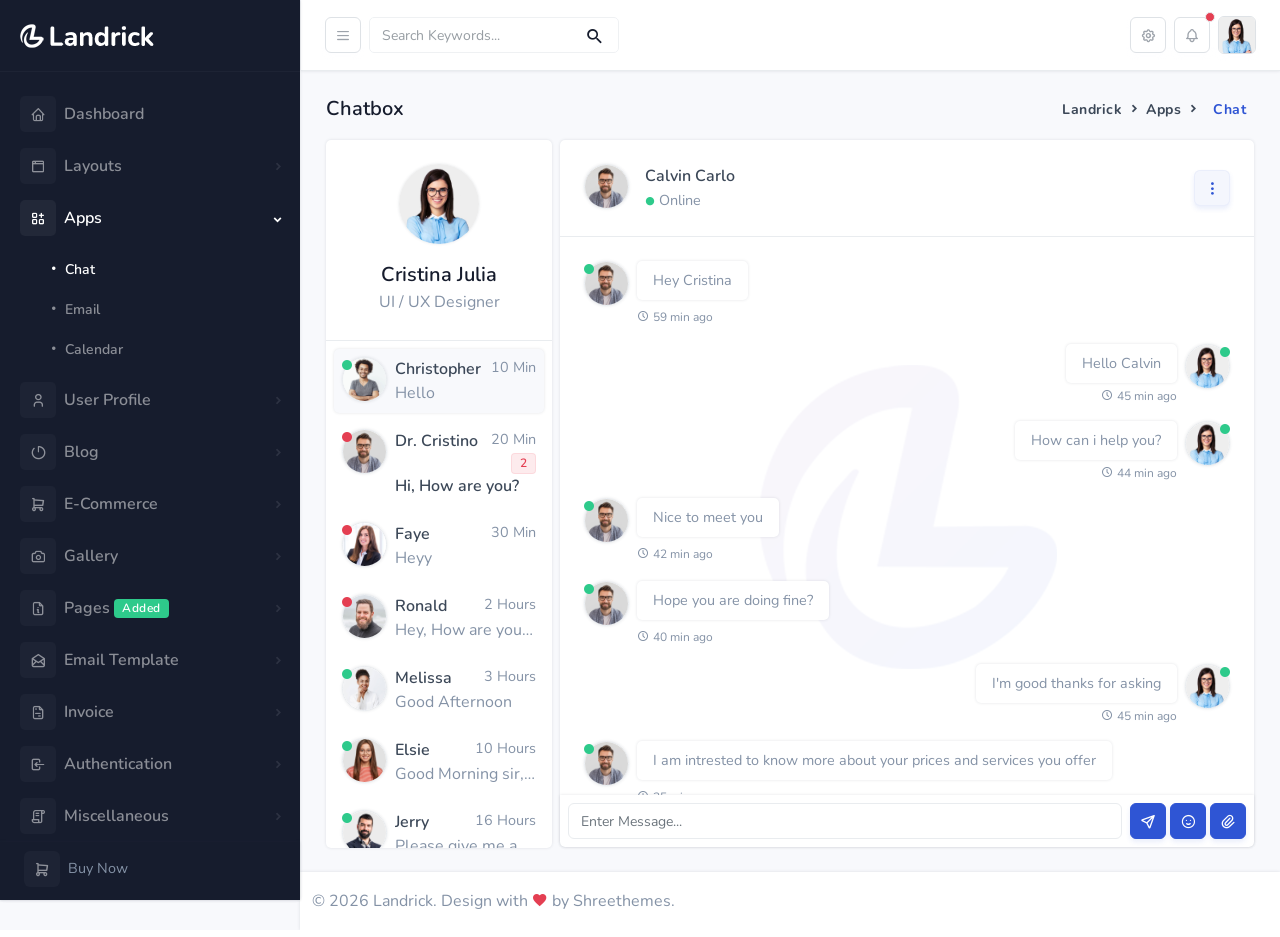
<file: HTML/dashboard/chat.html>
<!DOCTYPE html>
<html lang="en">

    <head>
        <meta charset="utf-8" />
        <title>Landrick - Chat</title>
        <meta name="viewport" content="width=device-width, initial-scale=1.0">
        <meta name="description" content="Premium Bootstrap 5 Admin Dashboard Template" />
        <meta name="keywords" content="Saas, CRM, Admin, Dashboard, Modern, Classic" />
        <meta name="author" content="Shreethemes" />
        <meta name="email" content="support@shreethemes.in" />
        <meta name="website" content="https://shreethemes.in" />
        <meta name="Version" content="v4.0.0" />
        <!-- favicon -->
        <link rel="shortcut icon" href="assets/images/favicon.ico">
        <!-- Bootstrap -->
        <link href="assets/css/bootstrap.min.css" rel="stylesheet" type="text/css" />
        <!-- simplebar -->
        <link href="assets/css/simplebar.css" rel="stylesheet" type="text/css" />
        
        <!-- Icons -->
        <link href="assets/css/materialdesignicons.min.css" rel="stylesheet" type="text/css" />
        <link href="assets/css/tabler-icons.min.css" rel="stylesheet" type="text/css" />
        <link href="https://unicons.iconscout.com/release/v3.0.6/css/line.css"  rel="stylesheet">
        <!-- Css -->
        <link href="assets/css/style.css" rel="stylesheet" type="text/css" id="theme-opt" />

    </head>

    <body>
        <!-- Loader -->
        <!-- <div id="preloader">
            <div id="status">
                <div class="spinner">
                    <div class="double-bounce1"></div>
                    <div class="double-bounce2"></div>
                </div>
            </div>
        </div> -->
        <!-- Loader -->

        <div class="page-wrapper landrick-theme toggled">
            <nav id="sidebar" class="sidebar-wrapper sidebar-dark">
                <div class="sidebar-content" data-simplebar style="height: calc(100% - 60px);">
                    <div class="sidebar-brand">
                        <a href="index.html">
                            <img src="assets/images/logo-dark.png" height="24" class="logo-light-mode" alt="">
                            <img src="assets/images/logo-light.png" height="24" class="logo-dark-mode" alt="">
                            <span class="sidebar-colored">
                                <img src="assets/images/logo-light.png" height="24" alt="">
                            </span>
                        </a>
                    </div>
                    
                    <ul class="sidebar-menu">
                        <li><a href="index.html"><i class="ti ti-home me-2"></i>Dashboard</a></li>
                        <li class="sidebar-dropdown">
                            <a href="javascript:void(0)"><i class="ti ti-browser me-2"></i>Layouts</a>
                            <div class="sidebar-submenu">
                                <ul>
                                    <li><a href="index-dark.html">Dark Dashboard</a></li>
                                    <li><a href="index-rtl.html">RTL Dashboard</a></li>
                                    <li><a href="index-rtl-dark.html">Dark RTL Dashboard</a></li>
                                    <li><a href="index-sidebar-light.html">Light Sidebar</a></li>
                                    <li><a href="index-sidebar-colored.html">Colored Sidebar</a></li>
                                </ul>
                            </div>
                        </li>
                        <li class="sidebar-dropdown">
                            <a href="javascript:void(0)"><i class="ti ti-apps me-2"></i>Apps</a>
                            <div class="sidebar-submenu">
                                <ul>
                                    <li><a href="chat.html">Chat</a></li>
                                    <li><a href="email.html">Email</a></li>
                                    <li><a href="calendar.html">Calendar</a></li>
                                </ul>
                            </div>
                        </li>
                        <li class="sidebar-dropdown">
                            <a href="javascript:void(0)"><i class="ti ti-user me-2"></i>User Profile</a>
                            <div class="sidebar-submenu">
                                <ul>
                                    <li><a href="profile.html">Profile</a></li>
                                    <li><a href="profile-setting.html">Profile Setting</a></li>
                                </ul>
                            </div>
                        </li>
                        <li class="sidebar-dropdown">
                            <a href="javascript:void(0)"><i class="ti ti-brand-gravatar me-2"></i>Blog</a>
                            <div class="sidebar-submenu">
                                <ul>
                                    <li><a href="blog.html">Blogs</a></li>
                                    <li><a href="blog-detail.html">Blog Detail</a></li>
                                </ul>
                            </div>
                        </li>
                        <li class="sidebar-dropdown">
                            <a href="javascript:void(0)"><i class="ti ti-shopping-cart me-2"></i>E-Commerce</a>
                            <div class="sidebar-submenu">
                                <ul>
                                    <li><a href="shop.html">Shop</a></li>
                                    <li><a href="product-detail.html">Shop Detail</a></li>
                                    <li><a href="shop-cart.html">Shopcart</a></li>
                                    <li><a href="checkout.html">Checkout</a></li>
                                </ul>
                            </div>
                        </li>
                        <li class="sidebar-dropdown">
                            <a href="javascript:void(0)"><i class="ti ti-camera me-2"></i>Gallery</a>
                            <div class="sidebar-submenu">
                                <ul>
                                    <li><a href="gallery-one.html">Gallary One</a></li>
                                    <li><a href="gallery-two.html">Gallery Two</a></li>
                                </ul>
                            </div>
                        </li>
                        <li class="sidebar-dropdown">
                            <a href="javascript:void(0)"><i class="ti ti-file-info me-2"></i>Pages <span class="badge bg-success ms-1">Added</span></a>
                            <div class="sidebar-submenu">
                                <ul>
                                    <li><a href="faqs.html">FAQs</a></li>
                                    <li><a href="pricing.html">Pricing</a></li>
                                    <li><a href="timeline.html">Timeline <span class="badge bg-warning">New</span></a></li>
                                    <li><a href="team.html">Team <span class="badge bg-warning">New</span></a></li>
                                    <li><a href="blank-page.html">Blank Page</a></li>
                                    <li><a href="components.html">Components</a></li>
                                    <li><a href="privacy.html">Privacy Policy</a></li>
                                    <li><a href="terms.html">Term & Condition</a></li>
                                </ul>
                            </div>
                        </li>
                        <li class="sidebar-dropdown">
                            <a href="javascript:void(0)"><i class="ti ti-mail-opened me-2"></i>Email Template</a>
                            <div class="sidebar-submenu">
                                <ul>
                                    <li><a href="email-confirmation.html">Confirmation</a></li>
                                    <li><a href="email-password-reset.html">Reset Password</a></li>
                                    <li><a href="email-alert.html">Alert</a></li>
                                    <li><a href="email-invoice.html">Invoice</a></li>
                                </ul>
                            </div>
                        </li>
                        <li class="sidebar-dropdown">
                            <a href="javascript:void(0)"><i class="ti ti-file-invoice me-2"></i>Invoice</a>
                            <div class="sidebar-submenu">
                                <ul>
                                    <li><a href="invoice-list.html">Invoice List</a></li>
                                    <li><a href="invoice.html">Invoice Preview</a></li>
                                </ul>
                            </div>
                        </li>
                        <li class="sidebar-dropdown">
                            <a href="javascript:void(0)"><i class="ti ti-login me-2"></i>Authentication</a>
                            <div class="sidebar-submenu">
                                <ul>
                                    <li><a href="login.html">Login</a></li>
                                    <li><a href="login-cover.html">Login Two</a></li>
                                    <li><a href="signup.html">Signup</a></li>
                                    <li><a href="signup-cover.html">Signup Two</a></li>
                                    <li><a href="reset-password.html">Reset Password</a></li>
                                    <li><a href="reset-password-cover.html">Reset Password Two</a></li>
                                    <li><a href="lock-screen.html">Lockscreen</a></li>
                                </ul>
                            </div>
                        </li>
                        <li class="sidebar-dropdown">
                            <a href="javascript:void(0)"><i class="ti ti-license me-2"></i>Miscellaneous</a>
                            <div class="sidebar-submenu">
                                <ul>
                                    <li><a href="comingsoon.html">Comingsoon</a></li>
                                    <li><a href="maintenance.html">Maintenance</a></li>
                                    <li><a href="error.html">Error</a></li>
                                    <li><a href="thankyou.html">Thank You</a></li>
                                </ul>
                            </div>
                        </li>
                    </ul>
                    <!-- sidebar-menu  -->
                </div>
                <!-- Sidebar Footer -->
                <ul class="sidebar-footer list-unstyled mb-0">
                    <li class="list-inline-item mb-0">
                        <a href="https://1.envato.market/landrick" target="_blank" class="btn btn-icon btn-soft-light"><i class="ti ti-shopping-cart"></i></a> <small class="text-muted ms-1">Buy Now</small>
                    </li>
                </ul>
                <!-- Sidebar Footer -->
            </nav>
            <!-- sidebar-wrapper  -->

            <!-- Start Page Content -->
            <main class="page-content bg-light">
                <div class="top-header">
                    <div class="header-bar d-flex justify-content-between border-bottom">
                        <div class="d-flex align-items-center">
                            <a href="#" class="logo-icon me-3">
                                <img src="assets/images/logo-icon.png" height="30" class="small" alt="">
                                <span class="big">
                                    <img src="assets/images/logo-dark.png" height="24" class="logo-light-mode" alt="">
                                    <img src="assets/images/logo-light.png" height="24" class="logo-dark-mode" alt="">
                                </span>
                            </a>
                            <a id="close-sidebar" class="btn btn-icon btn-soft-light" href="javascript:void(0)">
                                <i class="ti ti-menu-2"></i>
                            </a>
                            <div class="search-bar p-0 d-none d-md-block ms-2">
                                <div id="search" class="menu-search mb-0">
                                    <form role="search" method="get" id="searchform" class="searchform">
                                        <div>
                                            <input type="text" class="form-control border rounded" name="s" id="s" placeholder="Search Keywords...">
                                            <input type="submit" id="searchsubmit" value="Search">
                                        </div>
                                    </form>
                                </div>
                            </div>
                        </div>
        
                        <ul class="list-unstyled mb-0">
                            <li class="list-inline-item mb-0">
                                <a href="javascript:void(0)" data-bs-toggle="offcanvas" data-bs-target="#offcanvasRight" aria-controls="offcanvasRight">
                                    <div class="btn btn-icon btn-soft-light"><i class="ti ti-settings"></i></div>
                                </a>
                            </li>

                            <li class="list-inline-item mb-0 ms-1">
                                <div class="dropdown dropdown-primary">
                                    <button type="button" class="btn btn-icon btn-soft-light dropdown-toggle p-0" data-bs-toggle="dropdown" aria-haspopup="true" aria-expanded="false"><i class="ti ti-bell"></i></button>
                                    <span class="position-absolute top-0 start-100 translate-middle p-1 bg-danger border border-light rounded-circle">
                                        <span class="visually-hidden">New alerts</span>
                                    </span>
                                    
                                    <div class="dropdown-menu dd-menu bg-white shadow rounded border-0 mt-3 p-0" data-simplebar style="height: 320px; width: 290px;">
                                        <div class="d-flex align-items-center justify-content-between p-3 border-bottom">
                                            <h6 class="mb-0 text-dark">Notifications</h6>
                                            <span class="badge bg-soft-danger rounded-pill">3</span>
                                        </div>
                                        <div class="p-3">
                                            <a href="#!" class="dropdown-item features feature-primary key-feature p-0">
                                                <div class="d-flex align-items-center">
                                                    <div class="icon text-center rounded-circle me-2">
                                                        <i class="ti ti-shopping-cart"></i>
                                                    </div>
                                                    <div class="flex-1">
                                                        <h6 class="mb-0 text-dark title">Order Complete</h6>
                                                        <small class="text-muted">15 min ago</small>
                                                    </div>
                                                </div>
                                            </a>
                                            
                                            <a href="#!" class="dropdown-item features feature-primary key-feature p-0 mt-3">
                                                <div class="d-flex align-items-center">
                                                    <img src="assets/images/client/04.jpg" class="avatar avatar-md-sm rounded-circle border shadow me-2" alt="">
                                                    <div class="flex-1">
                                                        <h6 class="mb-0 text-dark title"><span class="fw-bold">Message</span> from Luis</h6>
                                                        <small class="text-muted">1 hour ago</small>
                                                    </div>
                                                </div>
                                            </a>
                                            
                                            <a href="#!" class="dropdown-item features feature-primary key-feature p-0 mt-3">
                                                <div class="d-flex align-items-center">
                                                    <div class="icon text-center rounded-circle me-2">
                                                        <i class="ti ti-currency-dollar"></i>
                                                    </div>
                                                    <div class="flex-1">
                                                        <h6 class="mb-0 text-dark title"><span class="fw-bold">One Refund Request</span></h6>
                                                        <small class="text-muted">2 hour ago</small>
                                                    </div>
                                                </div>
                                            </a>

                                            <a href="#!" class="dropdown-item features feature-primary key-feature p-0 mt-3">
                                                <div class="d-flex align-items-center">
                                                    <div class="icon text-center rounded-circle me-2">
                                                        <i class="ti ti-truck-delivery"></i>
                                                    </div>
                                                    <div class="flex-1">
                                                        <h6 class="mb-0 text-dark title">Deliverd your Order</h6>
                                                        <small class="text-muted">Yesterday</small>
                                                    </div>
                                                </div>
                                            </a>
                                            
                                            <a href="#!" class="dropdown-item features feature-primary key-feature p-0 mt-3">
                                                <div class="d-flex align-items-center">
                                                    <img src="assets/images/client/15.jpg" class="avatar avatar-md-sm rounded-circle border shadow me-2" alt="">
                                                    <div class="flex-1">
                                                        <h6 class="mb-0 text-dark title"><span class="fw-bold">Cally</span> started following you</h6>
                                                        <small class="text-muted">2 days ago</small>
                                                    </div>
                                                </div>
                                            </a>
                                        </div>
                                    </div>
                                </div>
                            </li>

                            <li class="list-inline-item mb-0 ms-1">
                                <div class="dropdown dropdown-primary">
                                    <button type="button" class="btn btn-soft-light dropdown-toggle p-0" data-bs-toggle="dropdown" aria-haspopup="true" aria-expanded="false"><img src="assets/images/client/05.jpg" class="avatar avatar-ex-small rounded" alt=""></button>
                                    <div class="dropdown-menu dd-menu dropdown-menu-end bg-white shadow border-0 mt-3 py-3" style="min-width: 200px;">
                                        <a class="dropdown-item d-flex align-items-center text-dark pb-3" href="profile.html">
                                            <img src="assets/images/client/05.jpg" class="avatar avatar-md-sm rounded-circle border shadow" alt="">
                                            <div class="flex-1 ms-2">
                                                <span class="d-block">Cristina Julia</span>
                                                <small class="text-muted">UI / UX Designer</small>
                                            </div>
                                        </a>
                                        <a class="dropdown-item text-dark" href="index.html"><span class="mb-0 d-inline-block me-1"><i class="ti ti-home"></i></span> Dashboard</a>
                                        <a class="dropdown-item text-dark" href="profile.html"><span class="mb-0 d-inline-block me-1"><i class="ti ti-settings"></i></span> Profile</a>
                                        <a class="dropdown-item text-dark" href="email.html"><span class="mb-0 d-inline-block me-1"><i class="ti ti-mail"></i></span> Email</a>
                                        <div class="dropdown-divider border-top"></div>
                                        <a class="dropdown-item text-dark" href="lock-screen.html"><span class="mb-0 d-inline-block me-1"><i class="ti ti-lock"></i></span> Lockscreen</a>
                                        <a class="dropdown-item text-dark" href="login.html"><span class="mb-0 d-inline-block me-1"><i class="ti ti-logout"></i></span> Logout</a>
                                    </div>
                                </div>
                            </li>
                        </ul>
                    </div>
                </div>

                <div class="container-fluid">
                    <div class="layout-specing">
                        <div class="d-md-flex justify-content-between align-items-center">
                            <h5 class="mb-0">Chatbox</h5>

                            <nav aria-label="breadcrumb" class="d-inline-block mt-2 mt-sm-0">
                                <ul class="breadcrumb bg-transparent rounded mb-0 p-0">
                                    <li class="breadcrumb-item text-capitalize"><a href="index.html">Landrick</a></li>
                                    <li class="breadcrumb-item text-capitalize"><a href="#">Apps</a></li>
                                    <li class="breadcrumb-item text-capitalize active" aria-current="page">Chat</li>
                                </ul>
                            </nav>
                        </div>
                        
                        <div class="row g-2">
                            <div class="col-xl-3 col-lg-5 col-md-5 col-12 mt-4">
                                <div class="card border-0 rounded shadow">
                                    <div class="text-center p-4 border-bottom">
                                        <img src="assets/images/client/05.jpg" class="avatar avatar-md-md rounded-pill shadow" alt="">
                                        <h5 class="mt-3 mb-0">Cristina Julia</h5>
                                        <p class="text-muted mb-0">UI / UX Designer</p>
                                    </div>

                                    <div class="p-2 chat chat-list" data-simplebar style="max-height: 507px;">
                                        <a href="#" class="d-flex chat-list active p-2 rounded position-relative">
                                            <div class="position-relative">
                                                <img src="assets/images/client/09.jpg" class="avatar avatar-md-sm rounded-circle border shadow" alt="">
                                                <i class="mdi mdi-checkbox-blank-circle text-success on-off align-text-bottom"></i>
                                            </div>
                                            <div class="overflow-hidden flex-1 ms-2">
                                                <div class="d-flex justify-content-between">
                                                    <h6 class="text-dark mb-0 d-block">Christopher</h6>
                                                    <small class="text-muted">10 Min</small>
                                                </div>
                                                <div class="text-muted text-truncate">Hello</div>
                                            </div>
                                        </a>

                                        <a href="#" class="d-flex chat-list p-2 mt-2 rounded position-relative">
                                            <div class="position-relative">
                                                <img src="assets/images/client/01.jpg" class="avatar avatar-md-sm rounded-circle border shadow" alt="">
                                                <i class="mdi mdi-checkbox-blank-circle text-danger on-off align-text-bottom"></i>
                                            </div>
                                            <div class="overflow-hidden flex-1 ms-2">
                                                <div class="d-flex justify-content-between">
                                                    <h6 class="text-dark mb-0 d-block">Dr. Cristino</h6>
                                                    <small class="text-muted">20 Min</small>
                                                </div>

                                                <div class="justify-content-between">
                                                    <span class="badge bg-soft-danger float-end">2</span>
                                                    <span class="text-dark h6 mb-0 text-truncate">Hi, How are you?</span>
                                                </div>
                                            </div>
                                        </a>

                                        <a href="#" class="d-flex chat-list p-2 mt-2 rounded position-relative">
                                            <div class="position-relative">
                                                <img src="assets/images/client/03.jpg" class="avatar avatar-md-sm rounded-circle border shadow" alt="">
                                                <i class="mdi mdi-checkbox-blank-circle text-danger on-off align-text-bottom"></i>
                                            </div>
                                            <div class="overflow-hidden flex-1 ms-2">
                                                <div class="d-flex justify-content-between">
                                                    <h6 class="text-dark mb-0 d-block">Faye</h6>
                                                    <small class="text-muted">30 Min</small>
                                                </div>
                                                <div class="d-flex justify-content-between">
                                                    <div class="text-muted text-truncate">Heyy</div>
                                                </div>
                                            </div>
                                        </a>

                                        <a href="#" class="d-flex chat-list p-2 mt-2 rounded position-relative">
                                            <div class="position-relative">
                                                <img src="assets/images/client/04.jpg" class="avatar avatar-md-sm rounded-circle border shadow" alt="">
                                                <i class="mdi mdi-checkbox-blank-circle text-danger on-off align-text-bottom"></i>
                                            </div>
                                            <div class="overflow-hidden flex-1 ms-2">
                                                <div class="d-flex justify-content-between">
                                                    <h6 class="text-dark mb-0 d-block">Ronald</h6>
                                                    <small class="text-muted">2 Hours</small>
                                                </div>
                                                <div class="d-flex justify-content-between">
                                                    <div class="text-muted text-truncate">Hey, How are you sir?</div>
                                                </div>
                                            </div>
                                        </a>

                                        <a href="#" class="d-flex chat-list p-2 mt-2 rounded position-relative">
                                            <div class="position-relative">
                                                <img src="assets/images/client/11.jpg" class="avatar avatar-md-sm rounded-circle border shadow" alt="">
                                                <i class="mdi mdi-checkbox-blank-circle text-success on-off align-text-bottom"></i>
                                            </div>
                                            <div class="overflow-hidden flex-1 ms-2">
                                                <div class="d-flex justify-content-between">
                                                    <h6 class="text-dark mb-0 d-block">Melissa</h6>
                                                    <small class="text-muted">3 Hours</small>
                                                </div>
                                                <div class="d-flex justify-content-between">
                                                    <div class="text-muted text-truncate">Good Afternoon</div>
                                                </div>
                                            </div>
                                        </a>

                                        <a href="#" class="d-flex chat-list p-2 mt-2 rounded position-relative">
                                            <div class="position-relative">
                                                <img src="assets/images/client/12.jpg" class="avatar avatar-md-sm rounded-circle border shadow" alt="">
                                                <i class="mdi mdi-checkbox-blank-circle text-success on-off align-text-bottom"></i>
                                            </div>
                                            <div class="overflow-hidden flex-1 ms-2">
                                                <div class="d-flex justify-content-between">
                                                    <h6 class="text-dark mb-0 d-block">Elsie</h6>
                                                    <small class="text-muted">10 Hours</small>
                                                </div>
                                                <div class="d-flex justify-content-between">
                                                    <div class="text-muted text-truncate">Good Morning sir, how can i help you?</div>
                                                </div>
                                            </div>
                                        </a>

                                        <a href="#" class="d-flex chat-list p-2 mt-2 rounded position-relative">
                                            <div class="position-relative">
                                                <img src="assets/images/client/07.jpg" class="avatar avatar-md-sm rounded-circle border shadow" alt="">
                                                <i class="mdi mdi-checkbox-blank-circle text-success on-off align-text-bottom"></i>
                                            </div>
                                            <div class="overflow-hidden flex-1 ms-2">
                                                <div class="d-flex justify-content-between">
                                                    <h6 class="text-dark mb-0 d-block">Jerry</h6>
                                                    <small class="text-muted">16 Hours</small>
                                                </div>
                                                <div class="d-flex justify-content-between">
                                                    <div class="text-muted text-truncate">Please give me appointment</div>
                                                </div>
                                            </div>
                                        </a>

                                        <a href="#" class="d-flex chat-list p-2 mt-2 rounded position-relative">
                                            <div class="position-relative">
                                                <img src="assets/images/client/13.jpg" class="avatar avatar-md-sm rounded-circle border shadow" alt="">
                                                <i class="mdi mdi-checkbox-blank-circle text-danger on-off align-text-bottom"></i>
                                            </div>
                                            <div class="overflow-hidden flex-1 ms-2">
                                                <div class="d-flex justify-content-between">
                                                    <h6 class="text-dark mb-0 d-block">Louis</h6>
                                                    <small class="text-muted">1 Days</small>
                                                </div>
                                                <div class="d-flex justify-content-between">
                                                    <div class="text-muted text-truncate">Hii</div>
                                                </div>
                                            </div>
                                        </a>

                                        <a href="#" class="d-flex chat-list p-2 mt-2 rounded position-relative">
                                            <div class="position-relative">
                                                <img src="assets/images/client/06.jpg" class="avatar avatar-md-sm rounded-circle border shadow" alt="">
                                                <i class="mdi mdi-checkbox-blank-circle text-danger on-off align-text-bottom"></i>
                                            </div>
                                            <div class="overflow-hidden flex-1 ms-2">
                                                <div class="d-flex justify-content-between">
                                                    <h6 class="text-dark mb-0 d-block">Randall</h6>
                                                    <small class="text-muted">2 Days</small>
                                                </div>
                                                <div class="d-flex justify-content-between">
                                                    <div class="text-muted text-truncate">Hello Sir</div>
                                                </div>
                                            </div>
                                        </a>

                                        <a href="#" class="d-flex chat-list p-2 mt-2 rounded position-relative">
                                            <div class="position-relative">
                                                <img src="assets/images/client/10.jpg" class="avatar avatar-md-sm rounded-circle border shadow" alt="">
                                                <i class="mdi mdi-checkbox-blank-circle text-danger on-off align-text-bottom"></i>
                                            </div>
                                            <div class="overflow-hidden flex-1 ms-2">
                                                <div class="d-flex justify-content-between">
                                                    <h6 class="text-dark mb-0 d-block">Mary</h6>
                                                    <small class="text-muted">3 Days</small>
                                                </div>
                                                <div class="d-flex justify-content-between">
                                                    <div class="text-muted text-truncate">How are you sir?</div>
                                                </div>
                                            </div>
                                        </a>

                                        <a href="#" class="d-flex chat-list p-2 mt-2 rounded position-relative">
                                            <div class="position-relative">
                                                <img src="assets/images/client/08.jpg" class="avatar avatar-md-sm rounded-circle border shadow" alt="">
                                                <i class="mdi mdi-checkbox-blank-circle text-success on-off align-text-bottom"></i>
                                            </div>
                                            <div class="overflow-hidden flex-1 ms-2">
                                                <div class="d-flex justify-content-between">
                                                    <h6 class="text-dark mb-0 d-block">Lester</h6>
                                                    <small class="text-muted">4 Days</small>
                                                </div>
                                                <div class="d-flex justify-content-between">
                                                    <div class="text-muted text-truncate">Hello please give me answer.</div>
                                                </div>
                                            </div>
                                        </a>
                                    </div>
                                </div>
                            </div><!--end col-->

                            <div class="col-xl-9 col-lg-7 col-md-7 col-12 mt-4">
                                <div class="card chat chat-person border-0 shadow rounded">
                                    <div class="d-flex justify-content-between align-items-center border-bottom p-4">
                                        <div class="d-flex">
                                            <img src="assets/images/client/01.jpg" class="avatar avatar-md-sm rounded-circle border shadow" alt="">
                                            <div class="overflow-hidden ms-3">
                                                <a href="#" class="text-dark mb-0 h6 d-block text-truncate">Calvin Carlo</a>
                                                <small class="text-muted"><i class="mdi mdi-checkbox-blank-circle text-success on-off align-text-bottom"></i> Online</small>
                                            </div>
                                        </div>

                                        <ul class="list-unstyled mb-0">
                                            <li class="dropdown dropdown-primary list-inline-item">
                                                <button type="button" class="btn btn-icon btn-soft-primary dropdown-toggle p-0" data-bs-toggle="dropdown" aria-haspopup="true" aria-expanded="false"><i class="ti ti-dots-vertical"></i></button>
                                                <div class="dropdown-menu dd-menu dropdown-menu-end bg-white shadow border-0 mt-3 py-3">
                                                    <a class="dropdown-item text-dark" href="#"><span class="mb-0 d-inline-block me-1"><i class="ti ti-user"></i></span> Profile</a>
                                                    <a class="dropdown-item text-dark" href="#"><span class="mb-0 d-inline-block me-1"><i class="ti ti-settings"></i></span> Profile Settings</a>
                                                    <a class="dropdown-item text-dark" href="#"><span class="mb-0 d-inline-block me-1"><i class="ti ti-trash"></i></span> Delete</a>
                                                </div>
                                            </li>
                                        </ul>
                                    </div>

                                    <ul class="p-4 list-unstyled mb-0 chat" data-simplebar style="background: url('assets/images/account/bg-chat.png') center center; max-height: 558px;">
                                        <li>
                                            <div class="d-inline-block">
                                                <div class="d-flex chat-type mb-3">
                                                    <div class="position-relative">
                                                        <img src="assets/images/client/01.jpg" class="avatar avatar-md-sm rounded-circle border shadow" alt="">
                                                        <i class="mdi mdi-checkbox-blank-circle text-success on-off align-text-bottom"></i>
                                                    </div>
                                                        
                                                    <div class="chat-msg" style="max-width: 500px;">
                                                        <p class="text-muted small shadow px-3 py-2 bg-white rounded mb-1">Hey Cristina</p>
                                                        <small class="text-muted msg-time"><i class="ti ti-clock me-1"></i>59 min ago</small>
                                                    </div>
                                                </div>
                                            </div>
                                        </li>

                                        <li class="chat-right">
                                            <div class="d-inline-block">
                                                <div class="d-flex chat-type mb-3">
                                                    <div class="position-relative chat-user-image">
                                                        <img src="assets/images/client/05.jpg" class="avatar avatar-md-sm rounded-circle border shadow" alt="">
                                                        <i class="mdi mdi-checkbox-blank-circle text-success on-off align-text-bottom"></i>
                                                    </div>
                                                        
                                                    <div class="chat-msg" style="max-width: 500px;">
                                                        <p class="text-muted small shadow px-3 py-2 bg-white rounded mb-1">Hello Calvin</p>
                                                        <small class="text-muted msg-time"><i class="ti ti-clock me-1"></i>45 min ago</small>
                                                    </div>
                                                </div>
                                            </div>
                                        </li>

                                        <li class="chat-right">
                                            <div class="d-inline-block">
                                                <div class="d-flex chat-type mb-3">
                                                    <div class="position-relative chat-user-image">
                                                        <img src="assets/images/client/05.jpg" class="avatar avatar-md-sm rounded-circle border shadow" alt="">
                                                        <i class="mdi mdi-checkbox-blank-circle text-success on-off align-text-bottom"></i>
                                                    </div>
                                                        
                                                    <div class="chat-msg" style="max-width: 500px;">
                                                        <p class="text-muted small shadow px-3 py-2 bg-white rounded mb-1">How can i help you?</p>
                                                        <small class="text-muted msg-time"><i class="ti ti-clock me-1"></i>44 min ago</small>
                                                    </div>
                                                </div>
                                            </div>
                                        </li>

                                        <li>
                                            <div class="d-inline-block">
                                                <div class="d-flex chat-type mb-3">
                                                    <div class="position-relative">
                                                        <img src="assets/images/client/01.jpg" class="avatar avatar-md-sm rounded-circle border shadow" alt="">
                                                        <i class="mdi mdi-checkbox-blank-circle text-success on-off align-text-bottom"></i>
                                                    </div>
                                                        
                                                    <div class="chat-msg" style="max-width: 500px;">
                                                        <p class="text-muted small shadow px-3 py-2 bg-white rounded mb-1">Nice to meet you</p>
                                                        <small class="text-muted msg-time"><i class="ti ti-clock me-1"></i>42 min ago</small>
                                                    </div>
                                                </div>
                                            </div>
                                        </li>

                                        <li>
                                            <div class="d-inline-block">
                                                <div class="d-flex chat-type mb-3">
                                                    <div class="position-relative">
                                                        <img src="assets/images/client/01.jpg" class="avatar avatar-md-sm rounded-circle border shadow" alt="">
                                                        <i class="mdi mdi-checkbox-blank-circle text-success on-off align-text-bottom"></i>
                                                    </div>
                                                        
                                                    <div class="chat-msg" style="max-width: 500px;">
                                                        <p class="text-muted small shadow px-3 py-2 bg-white rounded mb-1">Hope you are doing fine?</p>
                                                        <small class="text-muted msg-time"><i class="ti ti-clock me-1"></i>40 min ago</small>
                                                    </div>
                                                </div>
                                            </div>
                                        </li>

                                        <li class="chat-right">
                                            <div class="d-inline-block">
                                                <div class="d-flex chat-type mb-3">
                                                    <div class="position-relative chat-user-image">
                                                        <img src="assets/images/client/05.jpg" class="avatar avatar-md-sm rounded-circle border shadow" alt="">
                                                        <i class="mdi mdi-checkbox-blank-circle text-success on-off align-text-bottom"></i>
                                                    </div>
                                                        
                                                    <div class="chat-msg" style="max-width: 500px;">
                                                        <p class="text-muted small shadow px-3 py-2 bg-white rounded mb-1">I'm good thanks for asking</p>
                                                        <small class="text-muted msg-time"><i class="ti ti-clock me-1"></i>45 min ago</small>
                                                    </div>
                                                </div>
                                            </div>
                                        </li>

                                        <li>
                                            <div class="d-inline-block">
                                                <div class="d-flex chat-type mb-3">
                                                    <div class="position-relative">
                                                        <img src="assets/images/client/01.jpg" class="avatar avatar-md-sm rounded-circle border shadow" alt="">
                                                        <i class="mdi mdi-checkbox-blank-circle text-success on-off align-text-bottom"></i>
                                                    </div>
                                                        
                                                    <div class="chat-msg" style="max-width: 500px;">
                                                        <p class="text-muted small shadow px-3 py-2 bg-white rounded mb-1">I am intrested to know more about your prices and services you offer</p>
                                                        <small class="text-muted msg-time"><i class="ti ti-clock me-1"></i>35 min ago</small>
                                                    </div>
                                                </div>
                                            </div>
                                        </li>

                                        <li class="chat-right">
                                            <div class="d-inline-block">
                                                <div class="d-flex chat-type mb-3">
                                                    <div class="position-relative chat-user-image">
                                                        <img src="assets/images/client/05.jpg" class="avatar avatar-md-sm rounded-circle border shadow" alt="">
                                                        <i class="mdi mdi-checkbox-blank-circle text-success on-off align-text-bottom"></i>
                                                    </div>
                                                        
                                                    <div class="chat-msg" style="max-width: 500px;">
                                                        <p class="text-muted small shadow px-3 py-2 bg-white rounded mb-1">Sure please check below link to find more useful information <a href="https://1.envato.market/landrick" target="_blank" class="text-primary">https://shreethemes.in/landrick/</a></p>
                                                        <small class="text-muted msg-time"><i class="ti ti-clock me-1"></i>25 min ago</small>
                                                    </div>
                                                </div>
                                            </div>
                                        </li>

                                        <li>
                                            <div class="d-inline-block">
                                                <div class="d-flex chat-type mb-3">
                                                    <div class="position-relative">
                                                        <img src="assets/images/client/01.jpg" class="avatar avatar-md-sm rounded-circle border shadow" alt="">
                                                        <i class="mdi mdi-checkbox-blank-circle text-success on-off align-text-bottom"></i>
                                                    </div>
                                                        
                                                    <div class="chat-msg" style="max-width: 500px;">
                                                        <p class="text-muted small shadow px-3 py-2 bg-white rounded mb-1">Thank you 😊</p>
                                                        <small class="text-muted msg-time"><i class="ti ti-clock me-1"></i>20 min ago</small>
                                                    </div>
                                                </div>
                                            </div>
                                        </li>

                                        <li class="chat-right">
                                            <div class="d-inline-block">
                                                <div class="d-flex chat-type mb-3">
                                                    <div class="position-relative chat-user-image">
                                                        <img src="assets/images/client/05.jpg" class="avatar avatar-md-sm rounded-circle border shadow" alt="">
                                                        <i class="mdi mdi-checkbox-blank-circle text-success on-off align-text-bottom"></i>
                                                    </div>
                                                        
                                                    <div class="chat-msg" style="max-width: 500px;">
                                                        <p class="text-muted small shadow px-3 py-2 bg-white rounded mb-1">Welcome</p>
                                                        <small class="text-muted msg-time"><i class="ti ti-clock me-1"></i>18 min ago</small>
                                                    </div>
                                                </div>
                                            </div>
                                        </li>
                                    </ul>

                                    <div class="p-2 rounded-bottom shadow">
                                        <div class="row g-2">
                                            <div class="col">
                                                <input type="text" class="form-control border" style="height: 36px;" placeholder="Enter Message...">
                                            </div>
                                            <div class="col-auto">
                                                <a href="#" class="btn btn-icon btn-primary"><i class="ti ti-send"></i></a>
                                                <a href="#" class="btn btn-icon btn-primary"><i class="ti ti-mood-smile"></i></a>
                                                <a href="#" class="btn btn-icon btn-primary"><i class="ti ti-paperclip"></i></a>
                                            </div>
                                        </div>
                                    </div>
                                </div>
                            </div><!--end col-->
                        </div><!--end row-->
                    </div>
                </div><!--end container-->

                <!-- Footer Start -->
                <footer class="bg-white shadow py-3">
                    <div class="container-fluid">
                        <div class="row align-items-center">
                            <div class="col">
                                <div class="text-sm-start text-center">
                                    <p class="mb-0 text-muted">© <script>document.write(new Date().getFullYear())</script> Landrick. Design with <i class="mdi mdi-heart text-danger"></i> by <a href="https://shreethemes.in/" target="_blank" class="text-reset">Shreethemes</a>.</p>
                                </div>
                            </div><!--end col-->
                        </div><!--end row-->
                    </div><!--end container-->
                </footer><!--end footer-->
                <!-- End -->
            </main>
            <!--End page-content" -->
        </div>
        <!-- page-wrapper -->

        <!-- Offcanvas Start -->
        <div class="offcanvas offcanvas-end bg-white shadow" tabindex="-1" id="offcanvasRight" aria-labelledby="offcanvasRightLabel">
            <div class="offcanvas-header border-bottom">
                <h5 id="offcanvasRightLabel" class="mb-0">
                    <img src="assets/images/logo-dark.png" height="24" class="light-version" alt="">
                    <img src="assets/images/logo-light.png" height="24" class="dark-version" alt="">
                </h5>
                <button type="button" class="btn-close d-flex align-items-center text-dark" data-bs-dismiss="offcanvas" aria-label="Close"><i class="mdi mdi-close fs-4"></i></button>
            </div>
            <div class="offcanvas-body p-4 px-md-5">
                <div class="row">
                    <div class="col-12">
                        <!-- Style switcher -->
                        <div id="style-switcher">
                            <div>
                                <ul class="text-center list-unstyled mb-0">
                                    <li class="d-grid"><a href="javascript:void(0)" class="rtl-version t-rtl-light" onclick="setTheme('style-rtl')"><img src="assets/images/demos/rtl.png" class="img-fluid rounded-md shadow-md d-block" alt=""><span class="text-muted mt-2 d-block">RTL Version</span></a></li>
                                    <li class="d-grid"><a href="javascript:void(0)" class="ltr-version t-ltr-light" onclick="setTheme('style')"><img src="assets/images/demos/ltr.png" class="img-fluid rounded-md shadow-md d-block" alt=""><span class="text-muted mt-2 d-block">LTR Version</span></a></li>
                                    <li class="d-grid"><a href="javascript:void(0)" class="dark-rtl-version t-rtl-dark" onclick="setTheme('style-dark-rtl')"><img src="assets/images/demos/dark-rtl.png" class="img-fluid rounded-md shadow-md d-block" alt=""><span class="text-muted mt-2 d-block">RTL Version</span></a></li>
                                    <li class="d-grid"><a href="javascript:void(0)" class="dark-ltr-version t-ltr-dark" onclick="setTheme('style-dark')"><img src="assets/images/demos/dark.png" class="img-fluid rounded-md shadow-md d-block" alt=""><span class="text-muted mt-2 d-block">LTR Version</span></a></li>
                                    <li class="d-grid"><a href="javascript:void(0)" class="dark-version t-dark mt-4" onclick="setTheme('style-dark')"><img src="assets/images/demos/dark.png" class="img-fluid rounded-md shadow-md d-block" alt=""><span class="text-muted mt-2 d-block">Dark Version</span></a></li>
                                    <li class="d-grid"><a href="javascript:void(0)" class="light-version t-light mt-4" onclick="setTheme('style')"><img src="assets/images/demos/ltr.png" class="img-fluid rounded-md shadow-md d-block" alt=""><span class="text-muted mt-2 d-block">Light Version</span></a></li>
                                    <li class="d-grid"><a href="../landing/index.html" target="_blank" class="mt-4"><img src="assets/images/demos/landing.png" class="img-fluid rounded-md shadow-md d-block" alt=""><span class="text-muted mt-2 d-block">Landing Demos</span></a></li>
                                </ul>
                            </div>
                        </div>
                        <!-- end Style switcher -->
                    </div><!--end col-->
                </div>
            </div>

            <div class="offcanvas-footer p-3 border-top text-center">
                <ul class="list-unstyled social-icon mb-0">
                    <li class="list-inline-item mb-0"><a href="https://1.envato.market/landrick" target="_blank" class="rounded"><i class="ti ti-shopping-cart align-middle" title="Buy Now"></i></a></li>
                    <li class="list-inline-item mb-0"><a href="https://dribbble.com/shreethemes" target="_blank" class="rounded"><i class="ti ti-brand-dribbble align-middle" title="dribbble"></i></a></li>
                    <li class="list-inline-item mb-0"><a href="https://www.facebook.com/shreethemes" target="_blank" class="rounded"><i class="ti ti-brand-facebook align-middle" title="facebook"></i></a></li>
                    <li class="list-inline-item mb-0"><a href="https://www.instagram.com/shreethemes/" target="_blank" class="rounded"><i class="ti ti-brand-instagram align-middle" title="instagram"></i></a></li>
                    <li class="list-inline-item mb-0"><a href="https://twitter.com/shreethemes" target="_blank" class="rounded"><i class="ti ti-brand-twitter align-middle" title="twitter"></i></a></li>
                    <li class="list-inline-item mb-0"><a href="mailto:support@shreethemes.in" class="rounded"><i class="ti ti-mail align-middle" title="email"></i></a></li>
                    <li class="list-inline-item mb-0"><a href="https://shreethemes.in" target="_blank" class="rounded"><i class="ti ti-world align-middle" title="website"></i></a></li>
                </ul><!--end icon-->
            </div>
        </div>
        <!-- Offcanvas End -->
        
        <!-- javascript -->
        <script src="assets/js/bootstrap.bundle.min.js"></script>
        <!-- simplebar -->
        <script src="assets/js/simplebar.min.js"></script>
        <!-- Icons -->
        <script src="assets/js/feather.min.js"></script>
        <!-- Main Js -->
        <script src="assets/js/plugins.init.js"></script>
        <script src="assets/js/app.js"></script>
        
    </body>

</html>
</file>
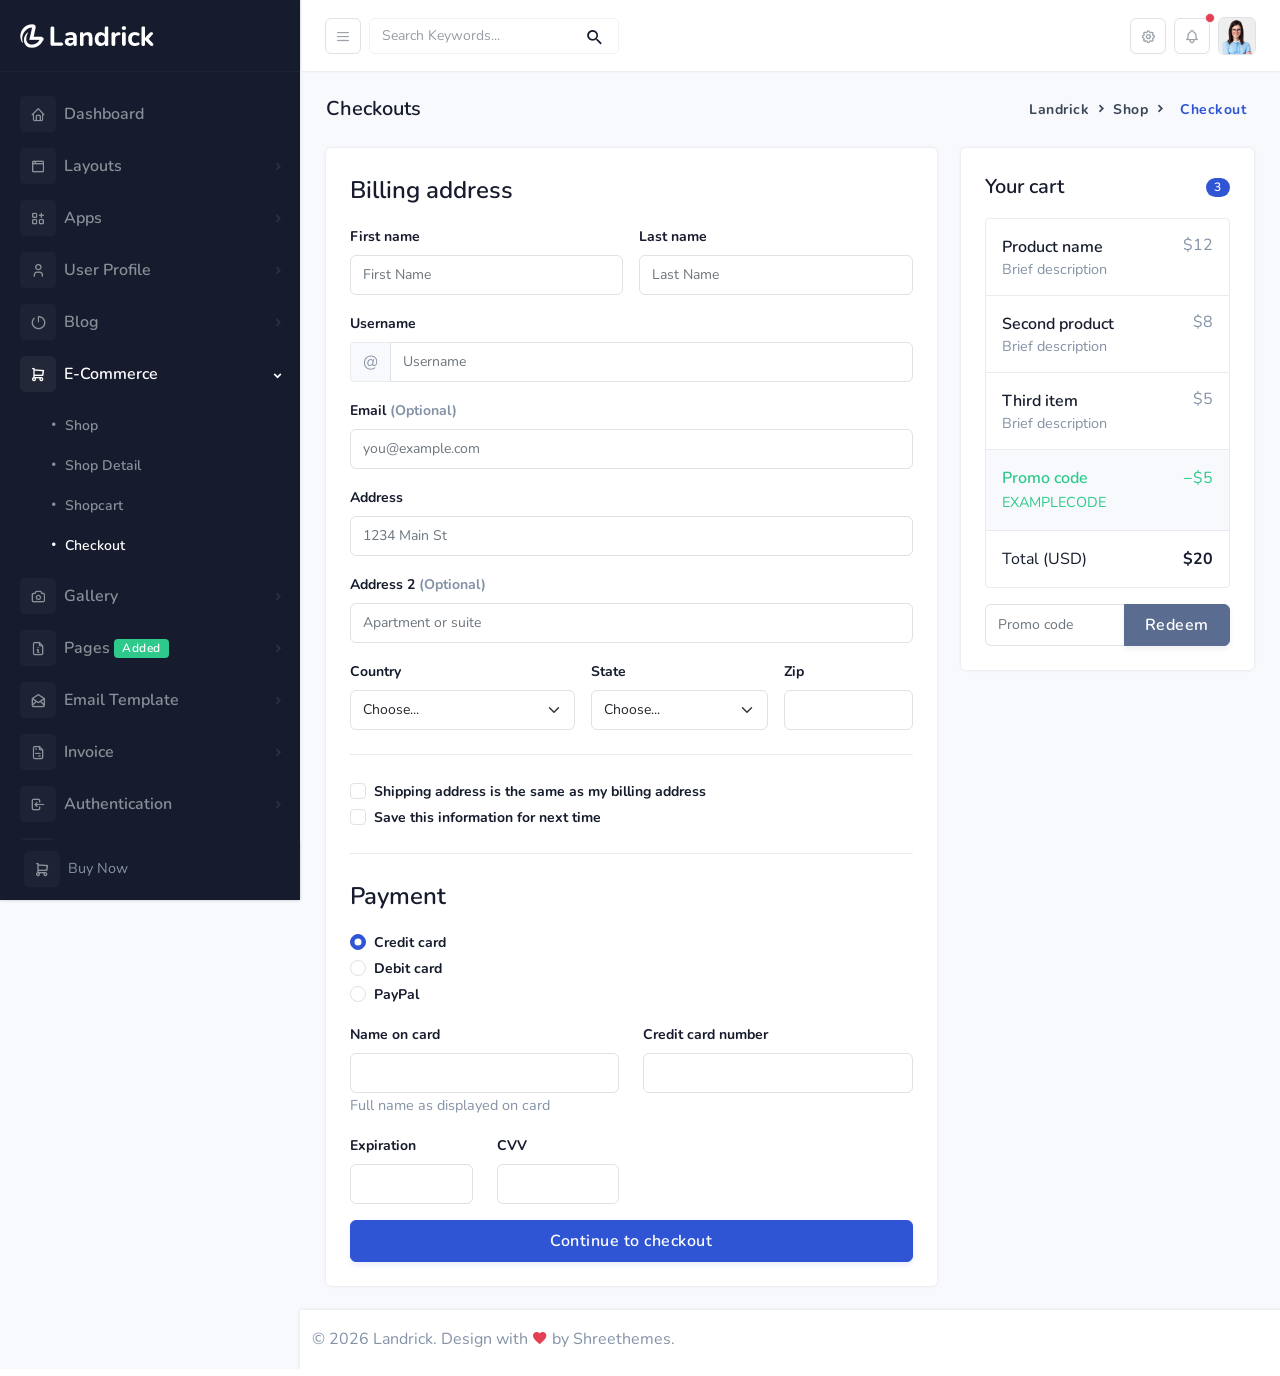
<file: HTML/dashboard/checkout.html>
<!DOCTYPE html>
<html lang="en">

    <head>
        <meta charset="utf-8" />
        <title>Landrick - Checkouts</title>
        <meta name="viewport" content="width=device-width, initial-scale=1.0">
        <meta name="description" content="Premium Bootstrap 5 Admin Dashboard Template" />
        <meta name="keywords" content="Saas, CRM, Admin, Dashboard, Modern, Classic" />
        <meta name="author" content="Shreethemes" />
        <meta name="email" content="support@shreethemes.in" />
        <meta name="website" content="https://shreethemes.in" />
        <meta name="Version" content="v4.0.0" />
        <!-- favicon -->
        <link rel="shortcut icon" href="assets/images/favicon.ico">
        <!-- Bootstrap -->
        <link href="assets/css/bootstrap.min.css" rel="stylesheet" type="text/css" />
        <!-- simplebar -->
        <link href="assets/css/simplebar.css" rel="stylesheet" type="text/css" />
        <!-- Icons -->
        <link href="assets/css/materialdesignicons.min.css" rel="stylesheet" type="text/css" />
        <link href="assets/css/tabler-icons.min.css" rel="stylesheet" type="text/css" />
        <link href="https://unicons.iconscout.com/release/v3.0.6/css/line.css"  rel="stylesheet">
        <!-- Css -->
        <link href="assets/css/style.css" rel="stylesheet" type="text/css" id="theme-opt" />

    </head>

    <body>
        <!-- Loader -->
        <!-- <div id="preloader">
            <div id="status">
                <div class="spinner">
                    <div class="double-bounce1"></div>
                    <div class="double-bounce2"></div>
                </div>
            </div>
        </div> -->
        <!-- Loader -->

        <div class="page-wrapper landrick-theme toggled">
            <nav id="sidebar" class="sidebar-wrapper sidebar-dark">
                <div class="sidebar-content" data-simplebar style="height: calc(100% - 60px);">
                    <div class="sidebar-brand">
                        <a href="index.html">
                            <img src="assets/images/logo-dark.png" height="24" class="logo-light-mode" alt="">
                            <img src="assets/images/logo-light.png" height="24" class="logo-dark-mode" alt="">
                            <span class="sidebar-colored">
                                <img src="assets/images/logo-light.png" height="24" alt="">
                            </span>
                        </a>
                    </div>
                    
                    <ul class="sidebar-menu">
                        <li><a href="index.html"><i class="ti ti-home me-2"></i>Dashboard</a></li>
                        <li class="sidebar-dropdown">
                            <a href="javascript:void(0)"><i class="ti ti-browser me-2"></i>Layouts</a>
                            <div class="sidebar-submenu">
                                <ul>
                                    <li><a href="index-dark.html">Dark Dashboard</a></li>
                                    <li><a href="index-rtl.html">RTL Dashboard</a></li>
                                    <li><a href="index-rtl-dark.html">Dark RTL Dashboard</a></li>
                                    <li><a href="index-sidebar-light.html">Light Sidebar</a></li>
                                    <li><a href="index-sidebar-colored.html">Colored Sidebar</a></li>
                                </ul>
                            </div>
                        </li>
                        <li class="sidebar-dropdown">
                            <a href="javascript:void(0)"><i class="ti ti-apps me-2"></i>Apps</a>
                            <div class="sidebar-submenu">
                                <ul>
                                    <li><a href="chat.html">Chat</a></li>
                                    <li><a href="email.html">Email</a></li>
                                    <li><a href="calendar.html">Calendar</a></li>
                                </ul>
                            </div>
                        </li>
                        <li class="sidebar-dropdown">
                            <a href="javascript:void(0)"><i class="ti ti-user me-2"></i>User Profile</a>
                            <div class="sidebar-submenu">
                                <ul>
                                    <li><a href="profile.html">Profile</a></li>
                                    <li><a href="profile-setting.html">Profile Setting</a></li>
                                </ul>
                            </div>
                        </li>
                        <li class="sidebar-dropdown">
                            <a href="javascript:void(0)"><i class="ti ti-brand-gravatar me-2"></i>Blog</a>
                            <div class="sidebar-submenu">
                                <ul>
                                    <li><a href="blog.html">Blogs</a></li>
                                    <li><a href="blog-detail.html">Blog Detail</a></li>
                                </ul>
                            </div>
                        </li>
                        <li class="sidebar-dropdown">
                            <a href="javascript:void(0)"><i class="ti ti-shopping-cart me-2"></i>E-Commerce</a>
                            <div class="sidebar-submenu">
                                <ul>
                                    <li><a href="shop.html">Shop</a></li>
                                    <li><a href="product-detail.html">Shop Detail</a></li>
                                    <li><a href="shop-cart.html">Shopcart</a></li>
                                    <li><a href="checkout.html">Checkout</a></li>
                                </ul>
                            </div>
                        </li>
                        <li class="sidebar-dropdown">
                            <a href="javascript:void(0)"><i class="ti ti-camera me-2"></i>Gallery</a>
                            <div class="sidebar-submenu">
                                <ul>
                                    <li><a href="gallery-one.html">Gallary One</a></li>
                                    <li><a href="gallery-two.html">Gallery Two</a></li>
                                </ul>
                            </div>
                        </li>
                        <li class="sidebar-dropdown">
                            <a href="javascript:void(0)"><i class="ti ti-file-info me-2"></i>Pages <span class="badge bg-success ms-1">Added</span></a>
                            <div class="sidebar-submenu">
                                <ul>
                                    <li><a href="faqs.html">FAQs</a></li>
                                    <li><a href="pricing.html">Pricing</a></li>
                                    <li><a href="timeline.html">Timeline <span class="badge bg-warning">New</span></a></li>
                                    <li><a href="team.html">Team <span class="badge bg-warning">New</span></a></li>
                                    <li><a href="blank-page.html">Blank Page</a></li>
                                    <li><a href="components.html">Components</a></li>
                                    <li><a href="privacy.html">Privacy Policy</a></li>
                                    <li><a href="terms.html">Term & Condition</a></li>
                                </ul>
                            </div>
                        </li>
                        <li class="sidebar-dropdown">
                            <a href="javascript:void(0)"><i class="ti ti-mail-opened me-2"></i>Email Template</a>
                            <div class="sidebar-submenu">
                                <ul>
                                    <li><a href="email-confirmation.html">Confirmation</a></li>
                                    <li><a href="email-password-reset.html">Reset Password</a></li>
                                    <li><a href="email-alert.html">Alert</a></li>
                                    <li><a href="email-invoice.html">Invoice</a></li>
                                </ul>
                            </div>
                        </li>
                        <li class="sidebar-dropdown">
                            <a href="javascript:void(0)"><i class="ti ti-file-invoice me-2"></i>Invoice</a>
                            <div class="sidebar-submenu">
                                <ul>
                                    <li><a href="invoice-list.html">Invoice List</a></li>
                                    <li><a href="invoice.html">Invoice Preview</a></li>
                                </ul>
                            </div>
                        </li>
                        <li class="sidebar-dropdown">
                            <a href="javascript:void(0)"><i class="ti ti-login me-2"></i>Authentication</a>
                            <div class="sidebar-submenu">
                                <ul>
                                    <li><a href="login.html">Login</a></li>
                                    <li><a href="login-cover.html">Login Two</a></li>
                                    <li><a href="signup.html">Signup</a></li>
                                    <li><a href="signup-cover.html">Signup Two</a></li>
                                    <li><a href="reset-password.html">Reset Password</a></li>
                                    <li><a href="reset-password-cover.html">Reset Password Two</a></li>
                                    <li><a href="lock-screen.html">Lockscreen</a></li>
                                </ul>
                            </div>
                        </li>
                        <li class="sidebar-dropdown">
                            <a href="javascript:void(0)"><i class="ti ti-license me-2"></i>Miscellaneous</a>
                            <div class="sidebar-submenu">
                                <ul>
                                    <li><a href="comingsoon.html">Comingsoon</a></li>
                                    <li><a href="maintenance.html">Maintenance</a></li>
                                    <li><a href="error.html">Error</a></li>
                                    <li><a href="thankyou.html">Thank You</a></li>
                                </ul>
                            </div>
                        </li>
                    </ul>
                    <!-- sidebar-menu  -->
                </div>
                <!-- Sidebar Footer -->
                <ul class="sidebar-footer list-unstyled mb-0">
                    <li class="list-inline-item mb-0">
                        <a href="https://1.envato.market/landrick" target="_blank" class="btn btn-icon btn-soft-light"><i class="ti ti-shopping-cart"></i></a> <small class="text-muted ms-1">Buy Now</small>
                    </li>
                </ul>
                <!-- Sidebar Footer -->
            </nav>
            <!-- sidebar-wrapper -->

            <!-- Start Page Content -->
            <main class="page-content bg-light">
                <div class="top-header">
                    <div class="header-bar d-flex justify-content-between">
                        <div class="d-flex align-items-center">
                            <a href="#" class="logo-icon me-3">
                                <img src="assets/images/logo-icon.png" height="30" class="small" alt="">
                                <span class="big">
                                    <img src="assets/images/logo-dark.png" height="24" class="logo-light-mode" alt="">
                                    <img src="assets/images/logo-light.png" height="24" class="logo-dark-mode" alt="">
                                </span>
                            </a>
                            <a id="close-sidebar" class="btn btn-icon btn-soft-light" href="javascript:void(0)">
                                <i class="ti ti-menu-2"></i>
                            </a>
                            <div class="search-bar p-0 d-none d-md-block ms-2">
                                <div id="search" class="menu-search mb-0">
                                    <form role="search" method="get" id="searchform" class="searchform">
                                        <div>
                                            <input type="text" class="form-control border rounded" name="s" id="s" placeholder="Search Keywords...">
                                            <input type="submit" id="searchsubmit" value="Search">
                                        </div>
                                    </form>
                                </div>
                            </div>
                        </div>
        
                        <ul class="list-unstyled mb-0">
                            <li class="list-inline-item mb-0">
                                <a href="javascript:void(0)" data-bs-toggle="offcanvas" data-bs-target="#offcanvasRight" aria-controls="offcanvasRight">
                                    <div class="btn btn-icon btn-soft-light"><i class="ti ti-settings"></i></div>
                                </a>
                            </li>

                            <li class="list-inline-item mb-0 ms-1">
                                <div class="dropdown dropdown-primary">
                                    <button type="button" class="btn btn-icon btn-soft-light dropdown-toggle p-0" data-bs-toggle="dropdown" aria-haspopup="true" aria-expanded="false"><i class="ti ti-bell"></i></button>
                                    <span class="position-absolute top-0 start-100 translate-middle p-1 bg-danger border border-light rounded-circle">
                                        <span class="visually-hidden">New alerts</span>
                                    </span>
                                    
                                    <div class="dropdown-menu dd-menu bg-white shadow rounded border-0 mt-3 p-0" data-simplebar style="height: 320px; width: 290px;">
                                        <div class="d-flex align-items-center justify-content-between p-3 border-bottom">
                                            <h6 class="mb-0 text-dark">Notifications</h6>
                                            <span class="badge bg-soft-danger rounded-pill">3</span>
                                        </div>
                                        <div class="p-3">
                                            <a href="#!" class="dropdown-item features feature-primary key-feature p-0">
                                                <div class="d-flex align-items-center">
                                                    <div class="icon text-center rounded-circle me-2">
                                                        <i class="ti ti-shopping-cart"></i>
                                                    </div>
                                                    <div class="flex-1">
                                                        <h6 class="mb-0 text-dark title">Order Complete</h6>
                                                        <small class="text-muted">15 min ago</small>
                                                    </div>
                                                </div>
                                            </a>
                                            
                                            <a href="#!" class="dropdown-item features feature-primary key-feature p-0 mt-3">
                                                <div class="d-flex align-items-center">
                                                    <img src="assets/images/client/04.jpg" class="avatar avatar-md-sm rounded-circle border shadow me-2" alt="">
                                                    <div class="flex-1">
                                                        <h6 class="mb-0 text-dark title"><span class="fw-bold">Message</span> from Luis</h6>
                                                        <small class="text-muted">1 hour ago</small>
                                                    </div>
                                                </div>
                                            </a>
                                            
                                            <a href="#!" class="dropdown-item features feature-primary key-feature p-0 mt-3">
                                                <div class="d-flex align-items-center">
                                                    <div class="icon text-center rounded-circle me-2">
                                                        <i class="ti ti-currency-dollar"></i>
                                                    </div>
                                                    <div class="flex-1">
                                                        <h6 class="mb-0 text-dark title"><span class="fw-bold">One Refund Request</span></h6>
                                                        <small class="text-muted">2 hour ago</small>
                                                    </div>
                                                </div>
                                            </a>

                                            <a href="#!" class="dropdown-item features feature-primary key-feature p-0 mt-3">
                                                <div class="d-flex align-items-center">
                                                    <div class="icon text-center rounded-circle me-2">
                                                        <i class="ti ti-truck-delivery"></i>
                                                    </div>
                                                    <div class="flex-1">
                                                        <h6 class="mb-0 text-dark title">Deliverd your Order</h6>
                                                        <small class="text-muted">Yesterday</small>
                                                    </div>
                                                </div>
                                            </a>
                                            
                                            <a href="#!" class="dropdown-item features feature-primary key-feature p-0 mt-3">
                                                <div class="d-flex align-items-center">
                                                    <img src="assets/images/client/15.jpg" class="avatar avatar-md-sm rounded-circle border shadow me-2" alt="">
                                                    <div class="flex-1">
                                                        <h6 class="mb-0 text-dark title"><span class="fw-bold">Cally</span> started following you</h6>
                                                        <small class="text-muted">2 days ago</small>
                                                    </div>
                                                </div>
                                            </a>
                                        </div>
                                    </div>
                                </div>
                            </li>

                            <li class="list-inline-item mb-0 ms-1">
                                <div class="dropdown dropdown-primary">
                                    <button type="button" class="btn btn-soft-light dropdown-toggle p-0" data-bs-toggle="dropdown" aria-haspopup="true" aria-expanded="false"><img src="assets/images/client/05.jpg" class="avatar avatar-ex-small rounded" alt=""></button>
                                    <div class="dropdown-menu dd-menu dropdown-menu-end bg-white shadow border-0 mt-3 py-3" style="min-width: 200px;">
                                        <a class="dropdown-item d-flex align-items-center text-dark pb-3" href="profile.html">
                                            <img src="assets/images/client/05.jpg" class="avatar avatar-md-sm rounded-circle border shadow" alt="">
                                            <div class="flex-1 ms-2">
                                                <span class="d-block">Cristina Julia</span>
                                                <small class="text-muted">UI / UX Designer</small>
                                            </div>
                                        </a>
                                        <a class="dropdown-item text-dark" href="index.html"><span class="mb-0 d-inline-block me-1"><i class="ti ti-home"></i></span> Dashboard</a>
                                        <a class="dropdown-item text-dark" href="profile.html"><span class="mb-0 d-inline-block me-1"><i class="ti ti-settings"></i></span> Profile</a>
                                        <a class="dropdown-item text-dark" href="email.html"><span class="mb-0 d-inline-block me-1"><i class="ti ti-mail"></i></span> Email</a>
                                        <div class="dropdown-divider border-top"></div>
                                        <a class="dropdown-item text-dark" href="lock-screen.html"><span class="mb-0 d-inline-block me-1"><i class="ti ti-lock"></i></span> Lockscreen</a>
                                        <a class="dropdown-item text-dark" href="login.html"><span class="mb-0 d-inline-block me-1"><i class="ti ti-logout"></i></span> Logout</a>
                                    </div>
                                </div>
                            </li>
                        </ul>
                    </div>
                </div>

                <div class="container-fluid">
                    <div class="layout-specing">
                        <div class="d-md-flex justify-content-between align-items-center">
                            <h5 class="mb-0">Checkouts</h5>

                            <nav aria-label="breadcrumb" class="d-inline-block mt-2 mt-sm-0">
                                <ul class="breadcrumb bg-transparent rounded mb-0 p-0">
                                    <li class="breadcrumb-item text-capitalize"><a href="index.html">Landrick</a></li>
                                    <li class="breadcrumb-item text-capitalize"><a href="#">Shop</a></li>
                                    <li class="breadcrumb-item text-capitalize active" aria-current="page">Checkout</li>
                                </ul>
                            </nav>
                        </div>
                    
                        <div class="row">
                            <div class="col-md-5 col-lg-4 order-md-last mt-4">
                                <div class="card rounded shadow p-4 border-0">
                                    <div class="d-flex justify-content-between align-items-center mb-3">
                                        <span class="h5 mb-0">Your cart</span>
                                        <span class="badge bg-primary rounded-pill">3</span>
                                    </div>
                                    <ul class="list-group mb-3 border">
                                        <li class="d-flex justify-content-between lh-sm p-3 border-bottom">
                                            <div>
                                                <h6 class="my-0">Product name</h6>
                                                <small class="text-muted">Brief description</small>
                                            </div>
                                            <span class="text-muted">$12</span>
                                        </li>
                                        <li class="d-flex justify-content-between lh-sm p-3 border-bottom">
                                            <div>
                                                <h6 class="my-0">Second product</h6>
                                                <small class="text-muted">Brief description</small>
                                            </div>
                                            <span class="text-muted">$8</span>
                                        </li>
                                        <li class="d-flex justify-content-between lh-sm p-3 border-bottom">
                                            <div>
                                                <h6 class="my-0">Third item</h6>
                                                <small class="text-muted">Brief description</small>
                                            </div>
                                            <span class="text-muted">$5</span>
                                        </li>
                                        <li class="d-flex justify-content-between bg-light p-3 border-bottom">
                                            <div class="text-success">
                                                <h6 class="my-0">Promo code</h6>
                                                <small>EXAMPLECODE</small>
                                            </div>
                                            <span class="text-success">−$5</span>
                                        </li>
                                        <li class="d-flex justify-content-between p-3">
                                            <span>Total (USD)</span>
                                            <strong>$20</strong>
                                        </li>
                                    </ul>
                            
                                    <form>
                                        <div class="input-group">
                                            <input type="text" class="form-control" placeholder="Promo code">
                                            <button type="submit" class="btn btn-secondary">Redeem</button>
                                        </div>
                                    </form>
                                </div>
                            </div><!--end col-->
                            
                            <div class="col-md-7 col-lg-8 mt-4">
                                <div class="card rounded shadow p-4 border-0">
                                    <h4 class="mb-3">Billing address</h4>
                                    <form class="needs-validation" novalidate>
                                        <div class="row g-3">
                                            <div class="col-sm-6">
                                                <label for="firstName" class="form-label">First name</label>
                                                <input type="text" class="form-control" id="firstName" placeholder="First Name" value=""
                                                    required>
                                                <div class="invalid-feedback">
                                                    Valid first name is required.
                                                </div>
                                            </div>
        
                                            <div class="col-sm-6">
                                                <label for="lastName" class="form-label">Last name</label>
                                                <input type="text" class="form-control" id="lastName" placeholder="Last Name" value=""
                                                    required>
                                                <div class="invalid-feedback">
                                                    Valid last name is required.
                                                </div>
                                            </div>
        
                                            <div class="col-12">
                                                <label for="username" class="form-label">Username</label>
                                                <div class="input-group has-validation">
                                                    <span class="input-group-text bg-light text-muted border">@</span>
                                                    <input type="text" class="form-control" id="username" placeholder="Username" required>
                                                    <div class="invalid-feedback"> Your username is required. </div>
                                                </div>
                                            </div>
        
                                            <div class="col-12">
                                                <label for="email" class="form-label">Email <span
                                                        class="text-muted">(Optional)</span></label>
                                                <input type="email" class="form-control" id="email" placeholder="you@example.com">
                                                <div class="invalid-feedback">
                                                    Please enter a valid email address for shipping updates.
                                                </div>
                                            </div>
        
                                            <div class="col-12">
                                                <label for="address" class="form-label">Address</label>
                                                <input type="text" class="form-control" id="address" placeholder="1234 Main St"
                                                    required>
                                                <div class="invalid-feedback">
                                                    Please enter your shipping address.
                                                </div>
                                            </div>
        
                                            <div class="col-12">
                                                <label for="address2" class="form-label">Address 2 <span
                                                        class="text-muted">(Optional)</span></label>
                                                <input type="text" class="form-control" id="address2"
                                                    placeholder="Apartment or suite">
                                            </div>
        
                                            <div class="col-md-5">
                                                <label for="country" class="form-label">Country</label>
                                                <select class="form-select form-control" id="country" required>
                                                    <option value="">Choose...</option>
                                                    <option>United States</option>
                                                </select>
                                                <div class="invalid-feedback">
                                                    Please select a valid country.
                                                </div>
                                            </div>
        
                                            <div class="col-md-4">
                                                <label for="state" class="form-label">State</label>
                                                <select class="form-select form-control" id="state" required>
                                                    <option value="">Choose...</option>
                                                    <option>California</option>
                                                </select>
                                                <div class="invalid-feedback">
                                                    Please provide a valid state.
                                                </div>
                                            </div>
        
                                            <div class="col-md-3">
                                                <label for="zip" class="form-label">Zip</label>
                                                <input type="text" class="form-control" id="zip" placeholder="" required>
                                                <div class="invalid-feedback">
                                                    Zip code required.
                                                </div>
                                            </div>
                                        </div>
        
        
                                        <div class="form-check mt-4 pt-4 border-top">
                                            <input type="checkbox" class="form-check-input" id="same-address">
                                            <label class="form-check-label" for="same-address">Shipping address is the same as my
                                                billing address</label>
                                        </div>
        
                                        <div class="form-check">
                                            <input type="checkbox" class="form-check-input" id="save-info">
                                            <label class="form-check-label" for="save-info">Save this information for next
                                                time</label>
                                        </div>
        
        
                                        <h4 class="mb-3 mt-4 pt-4 border-top">Payment</h4>
        
                                        <div class="my-3">
                                            <div class="form-check">
                                                <input id="credit" name="paymentMethod" type="radio" class="form-check-input"
                                                    checked required>
                                                <label class="form-check-label" for="credit">Credit card</label>
                                            </div>
                                            <div class="form-check">
                                                <input id="debit" name="paymentMethod" type="radio" class="form-check-input"
                                                    required>
                                                <label class="form-check-label" for="debit">Debit card</label>
                                            </div>
                                            <div class="form-check">
                                                <input id="paypal" name="paymentMethod" type="radio" class="form-check-input"
                                                    required>
                                                <label class="form-check-label" for="paypal">PayPal</label>
                                            </div>
                                        </div>
        
                                        <div class="row gy-3">
                                            <div class="col-md-6">
                                                <label for="cc-name" class="form-label">Name on card</label>
                                                <input type="text" class="form-control" id="cc-name" placeholder="" required>
                                                <small class="text-muted">Full name as displayed on card</small>
                                                <div class="invalid-feedback">
                                                    Name on card is required
                                                </div>
                                            </div>
        
                                            <div class="col-md-6">
                                                <label for="cc-number" class="form-label">Credit card number</label>
                                                <input type="text" class="form-control" id="cc-number" placeholder="" required>
                                                <div class="invalid-feedback">
                                                    Credit card number is required
                                                </div>
                                            </div>
        
                                            <div class="col-md-3 mb-3">
                                                <label for="cc-expiration" class="form-label">Expiration</label>
                                                <input type="text" class="form-control" id="cc-expiration" placeholder="" required>
                                                <div class="invalid-feedback">
                                                    Expiration date required
                                                </div>
                                            </div>
        
                                            <div class="col-md-3 mb-3">
                                                <label for="cc-cvv" class="form-label">CVV</label>
                                                <input type="text" class="form-control" id="cc-cvv" placeholder="" required>
                                                <div class="invalid-feedback">
                                                    Security code required
                                                </div>
                                            </div>
                                        </div>
        
                                        <button class="w-100 btn btn-primary" type="submit">Continue to checkout</button>
                                    </form>
                                </div>
                            </div><!--end col-->
                        </div><!--end row-->
                    </div>
                </div><!--end container-->

                <!-- Footer Start -->
                <footer class="bg-white shadow py-3">
                    <div class="container-fluid">
                        <div class="row align-items-center">
                            <div class="col">
                                <div class="text-sm-start text-center">
                                    <p class="mb-0 text-muted">© <script>document.write(new Date().getFullYear())</script> Landrick. Design with <i class="mdi mdi-heart text-danger"></i> by <a href="https://shreethemes.in/" target="_blank" class="text-reset">Shreethemes</a>.</p>
                                </div>
                            </div><!--end col-->
                        </div><!--end row-->
                    </div><!--end container-->
                </footer><!--end footer-->
                <!-- End -->
            </main>
            <!--End page-content" -->
        </div>
        <!-- page-wrapper -->

        <!-- Offcanvas Start -->
        <div class="offcanvas offcanvas-end bg-white shadow" tabindex="-1" id="offcanvasRight" aria-labelledby="offcanvasRightLabel">
            <div class="offcanvas-header border-bottom">
                <h5 id="offcanvasRightLabel" class="mb-0">
                    <img src="assets/images/logo-dark.png" height="24" class="light-version" alt="">
                    <img src="assets/images/logo-light.png" height="24" class="dark-version" alt="">
                </h5>
                <button type="button" class="btn-close d-flex align-items-center text-dark" data-bs-dismiss="offcanvas" aria-label="Close"><i class="mdi mdi-close fs-4"></i></button>
            </div>
            <div class="offcanvas-body p-4 px-md-5">
                <div class="row">
                    <div class="col-12">
                        <!-- Style switcher -->
                        <div id="style-switcher">
                            <div>
                                <ul class="text-center list-unstyled mb-0">
                                    <li class="d-grid"><a href="javascript:void(0)" class="rtl-version t-rtl-light" onclick="setTheme('style-rtl')"><img src="assets/images/demos/rtl.png" class="img-fluid rounded-md shadow-md d-block" alt=""><span class="text-muted mt-2 d-block">RTL Version</span></a></li>
                                    <li class="d-grid"><a href="javascript:void(0)" class="ltr-version t-ltr-light" onclick="setTheme('style')"><img src="assets/images/demos/ltr.png" class="img-fluid rounded-md shadow-md d-block" alt=""><span class="text-muted mt-2 d-block">LTR Version</span></a></li>
                                    <li class="d-grid"><a href="javascript:void(0)" class="dark-rtl-version t-rtl-dark" onclick="setTheme('style-dark-rtl')"><img src="assets/images/demos/dark-rtl.png" class="img-fluid rounded-md shadow-md d-block" alt=""><span class="text-muted mt-2 d-block">RTL Version</span></a></li>
                                    <li class="d-grid"><a href="javascript:void(0)" class="dark-ltr-version t-ltr-dark" onclick="setTheme('style-dark')"><img src="assets/images/demos/dark.png" class="img-fluid rounded-md shadow-md d-block" alt=""><span class="text-muted mt-2 d-block">LTR Version</span></a></li>
                                    <li class="d-grid"><a href="javascript:void(0)" class="dark-version t-dark mt-4" onclick="setTheme('style-dark')"><img src="assets/images/demos/dark.png" class="img-fluid rounded-md shadow-md d-block" alt=""><span class="text-muted mt-2 d-block">Dark Version</span></a></li>
                                    <li class="d-grid"><a href="javascript:void(0)" class="light-version t-light mt-4" onclick="setTheme('style')"><img src="assets/images/demos/ltr.png" class="img-fluid rounded-md shadow-md d-block" alt=""><span class="text-muted mt-2 d-block">Light Version</span></a></li>
                                    <li class="d-grid"><a href="../landing/index.html" target="_blank" class="mt-4"><img src="assets/images/demos/landing.png" class="img-fluid rounded-md shadow-md d-block" alt=""><span class="text-muted mt-2 d-block">Landing Demos</span></a></li>
                                </ul>
                            </div>
                        </div>
                        <!-- end Style switcher -->
                    </div><!--end col-->
                </div>
            </div>

            <div class="offcanvas-footer p-3 border-top text-center">
                <ul class="list-unstyled social-icon mb-0">
                    <li class="list-inline-item mb-0"><a href="https://1.envato.market/landrick" target="_blank" class="rounded"><i class="ti ti-shopping-cart align-middle" title="Buy Now"></i></a></li>
                    <li class="list-inline-item mb-0"><a href="https://dribbble.com/shreethemes" target="_blank" class="rounded"><i class="ti ti-brand-dribbble align-middle" title="dribbble"></i></a></li>
                    <li class="list-inline-item mb-0"><a href="https://www.facebook.com/shreethemes" target="_blank" class="rounded"><i class="ti ti-brand-facebook align-middle" title="facebook"></i></a></li>
                    <li class="list-inline-item mb-0"><a href="https://www.instagram.com/shreethemes/" target="_blank" class="rounded"><i class="ti ti-brand-instagram align-middle" title="instagram"></i></a></li>
                    <li class="list-inline-item mb-0"><a href="https://twitter.com/shreethemes" target="_blank" class="rounded"><i class="ti ti-brand-twitter align-middle" title="twitter"></i></a></li>
                    <li class="list-inline-item mb-0"><a href="mailto:support@shreethemes.in" class="rounded"><i class="ti ti-mail align-middle" title="email"></i></a></li>
                    <li class="list-inline-item mb-0"><a href="https://shreethemes.in" target="_blank" class="rounded"><i class="ti ti-world align-middle" title="website"></i></a></li>
                </ul><!--end icon-->
            </div>
        </div>
        <!-- Offcanvas End -->
        
        <!-- javascript -->
        <script src="assets/js/bootstrap.bundle.min.js"></script>
        <!-- simplebar -->
        <script src="assets/js/simplebar.min.js"></script>
        <!-- Icons -->
        <script src="assets/js/feather.min.js"></script>
        <!-- Main Js -->
        <script src="assets/js/plugins.init.js"></script>
        <script src="assets/js/app.js"></script>
        
    </body>

</html>
</file>
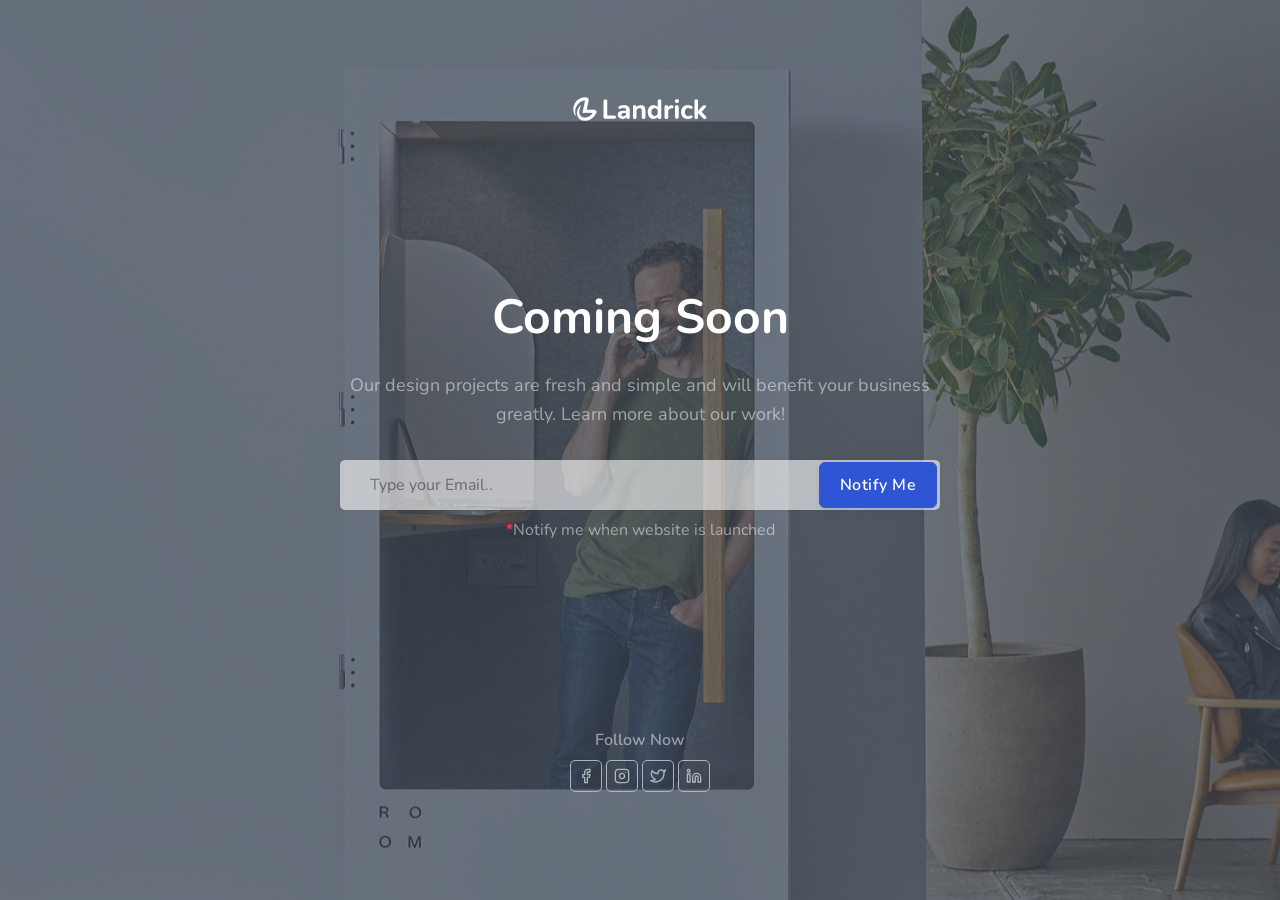
<file: HTML/dashboard/comingsoon.html>
<!DOCTYPE html>
<html lang="en">

    <head>
        <meta charset="utf-8" />
        <title>Landrick - Comingsoon</title>
        <meta name="viewport" content="width=device-width, initial-scale=1.0">
        <meta name="description" content="Premium Bootstrap 5 Admin Dashboard Template" />
        <meta name="keywords" content="Saas, CRM, Admin, Dashboard, Modern, Classic" />
        <meta name="author" content="Shreethemes" />
        <meta name="email" content="support@shreethemes.in" />
        <meta name="website" content="https://shreethemes.in" />
        <meta name="Version" content="v4.0.0" />
        <!-- favicon -->
        <link rel="shortcut icon" href="assets/images/favicon.ico">
        <!-- Bootstrap -->
        <link href="assets/css/bootstrap.min.css" rel="stylesheet" type="text/css" />
        <!-- simplebar -->
        <link href="assets/css/simplebar.css" rel="stylesheet" type="text/css" />
        <!-- Icons -->
        <link href="assets/css/materialdesignicons.min.css" rel="stylesheet" type="text/css" />
        <link href="assets/css/tabler-icons.min.css" rel="stylesheet" type="text/css" />
        <link href="https://unicons.iconscout.com/release/v3.0.6/css/line.css"  rel="stylesheet">
        <!-- Css -->
        <link href="assets/css/style.css" rel="stylesheet" type="text/css" id="theme-opt" />

    </head>

    <body>
        <!-- Loader -->
        <!-- <div id="preloader">
            <div id="status">
                <div class="spinner">
                    <div class="double-bounce1"></div>
                    <div class="double-bounce2"></div>
                </div>
            </div>
        </div> -->
        <!-- Loader -->

        <!-- Start -->
        <section class="position-relative" style="background: url('assets/images/comingsoon.jpg') center;">
            <div class="bg-overlay opacity-7"></div>
            <div class="container-fluid">
                <div class="row">
                    <div class="col-12 p-0">
                        <div class="d-flex flex-column min-vh-100 justify-content-center px-md-5 py-5 px-4">
                            <div class="text-center mt-md-5">
                                <a href="index.html"><img src="assets/images/logo-light.png" height="24" alt=""></a>
                            </div>
                            <div class="title-heading text-center my-auto">
                                <h4 class="coming-soon display-5 text-white title-dark fw-bold mb-4">Coming Soon</h4>
                                <p class="text-white-50 para-desc mx-auto mb-0">Our design projects are fresh and simple and will benefit your business greatly. Learn more about our work!</p>
            
                                <div class="subcribe-form mt-4 pt-2">
                                    <form action="comingsoon.html">
                                        <input type="email" id="email" class="bg-white rounded shadow" style="opacity: 0.6;" required placeholder="Type your Email..">
                                        <button type="submit" class="btn btn-primary">Notify Me</button>
                                    </form>
                                </div>
            
                                <p class="text-white-50 mt-2"><span class="text-danger fw-bold">*</span>Notify me when website is launched</p>
                            </div>
                            <div class="text-center mb-md-5">
                                <span class="text-white-50 h6">Follow Now</span>
                                <ul class="list-unstyled social-icon social mb-0 mt-2">
                                    <li class="list-inline-item"><a href="javascript:void(0)" class="rounded"><i data-feather="facebook" class="fea icon-sm fea-social"></i></a></li>
                                    <li class="list-inline-item"><a href="javascript:void(0)" class="rounded"><i data-feather="instagram" class="fea icon-sm fea-social"></i></a></li>
                                    <li class="list-inline-item"><a href="javascript:void(0)" class="rounded"><i data-feather="twitter" class="fea icon-sm fea-social"></i></a></li>
                                    <li class="list-inline-item"><a href="javascript:void(0)" class="rounded"><i data-feather="linkedin" class="fea icon-sm fea-social"></i></a></li>
                                </ul><!--end icon--> 
                            </div>
                        </div>
                    </div><!--end col-->
                </div><!--end row-->
            </div><!--end container-->
        </section><!--end section-->
        <!-- End -->
        
        <!-- javascript -->
        <script src="assets/js/bootstrap.bundle.min.js"></script>
        <!-- simplebar -->
        <script src="assets/js/simplebar.min.js"></script>
        <!-- Icons -->
        <script src="assets/js/feather.min.js"></script>
        <!-- Main Js -->
        <script src="assets/js/plugins.init.js"></script>
        <script src="assets/js/app.js"></script>
        
    </body>

</html>
</file>
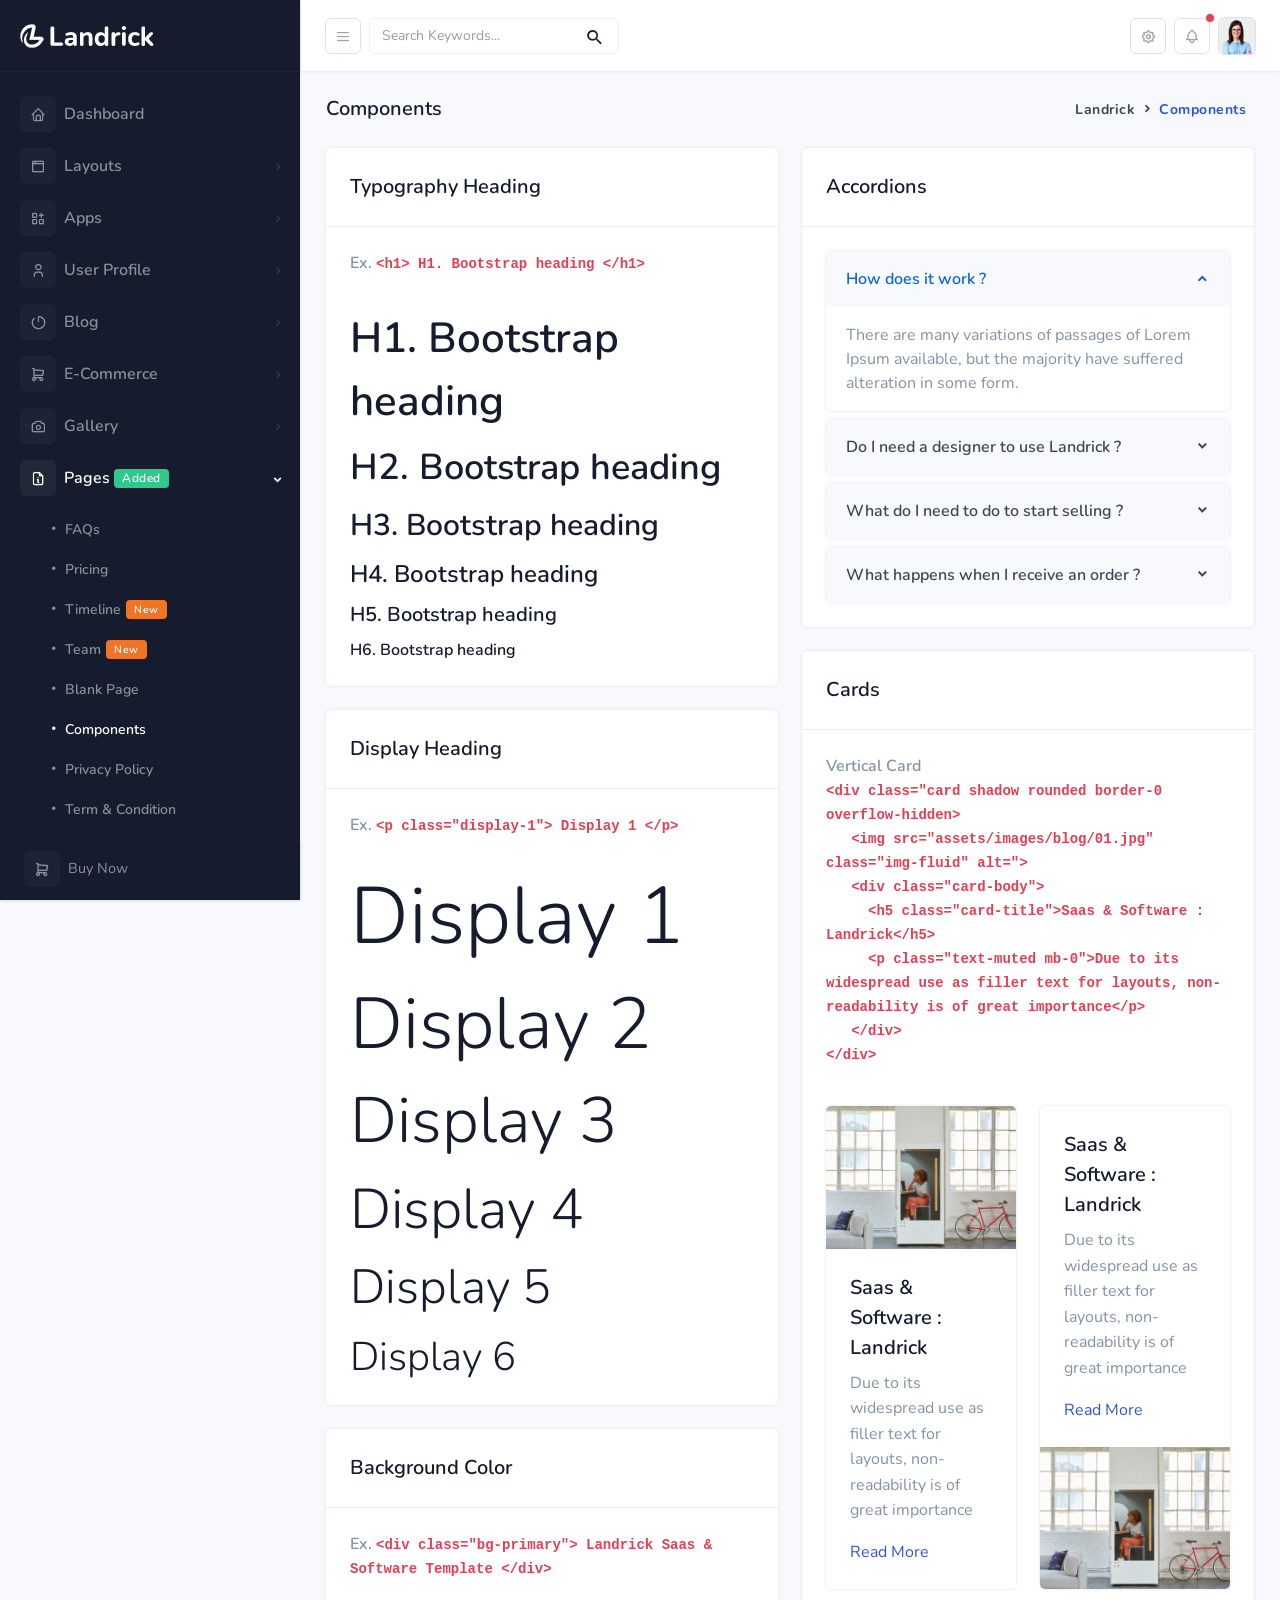
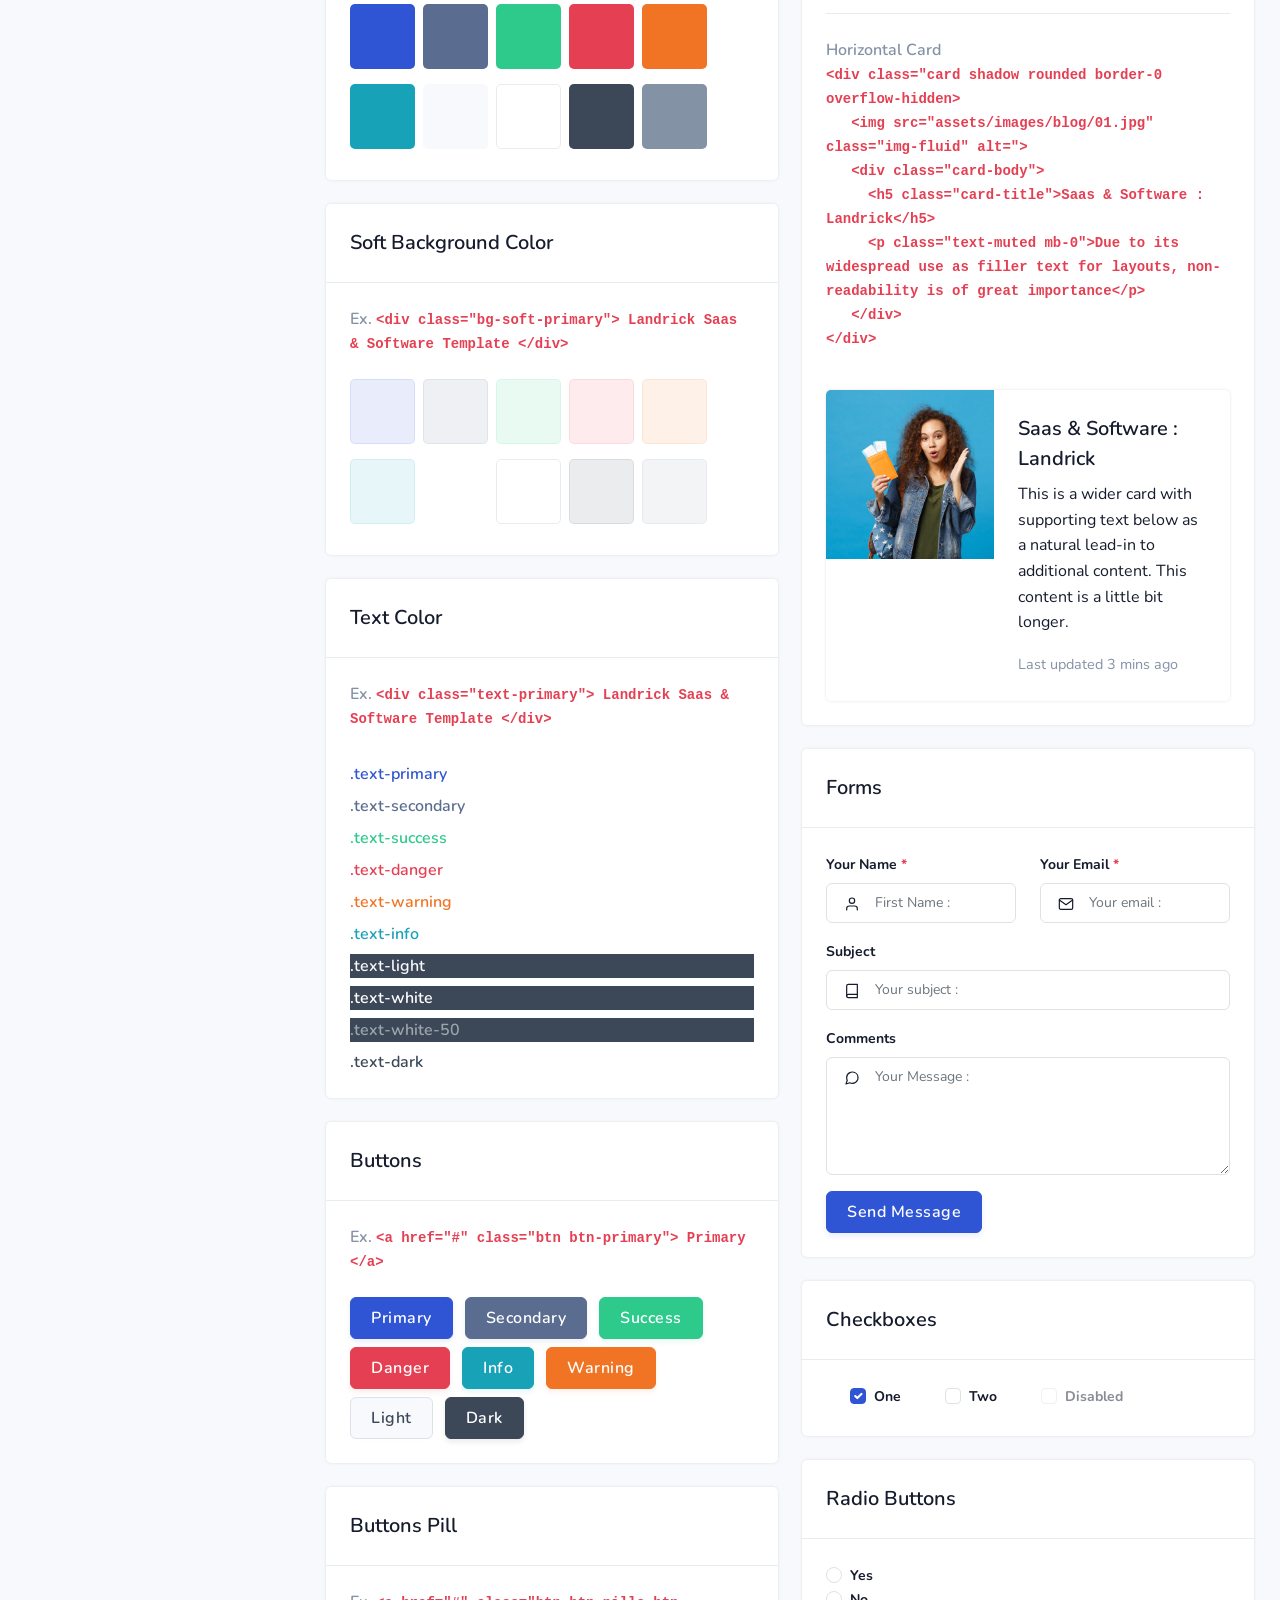
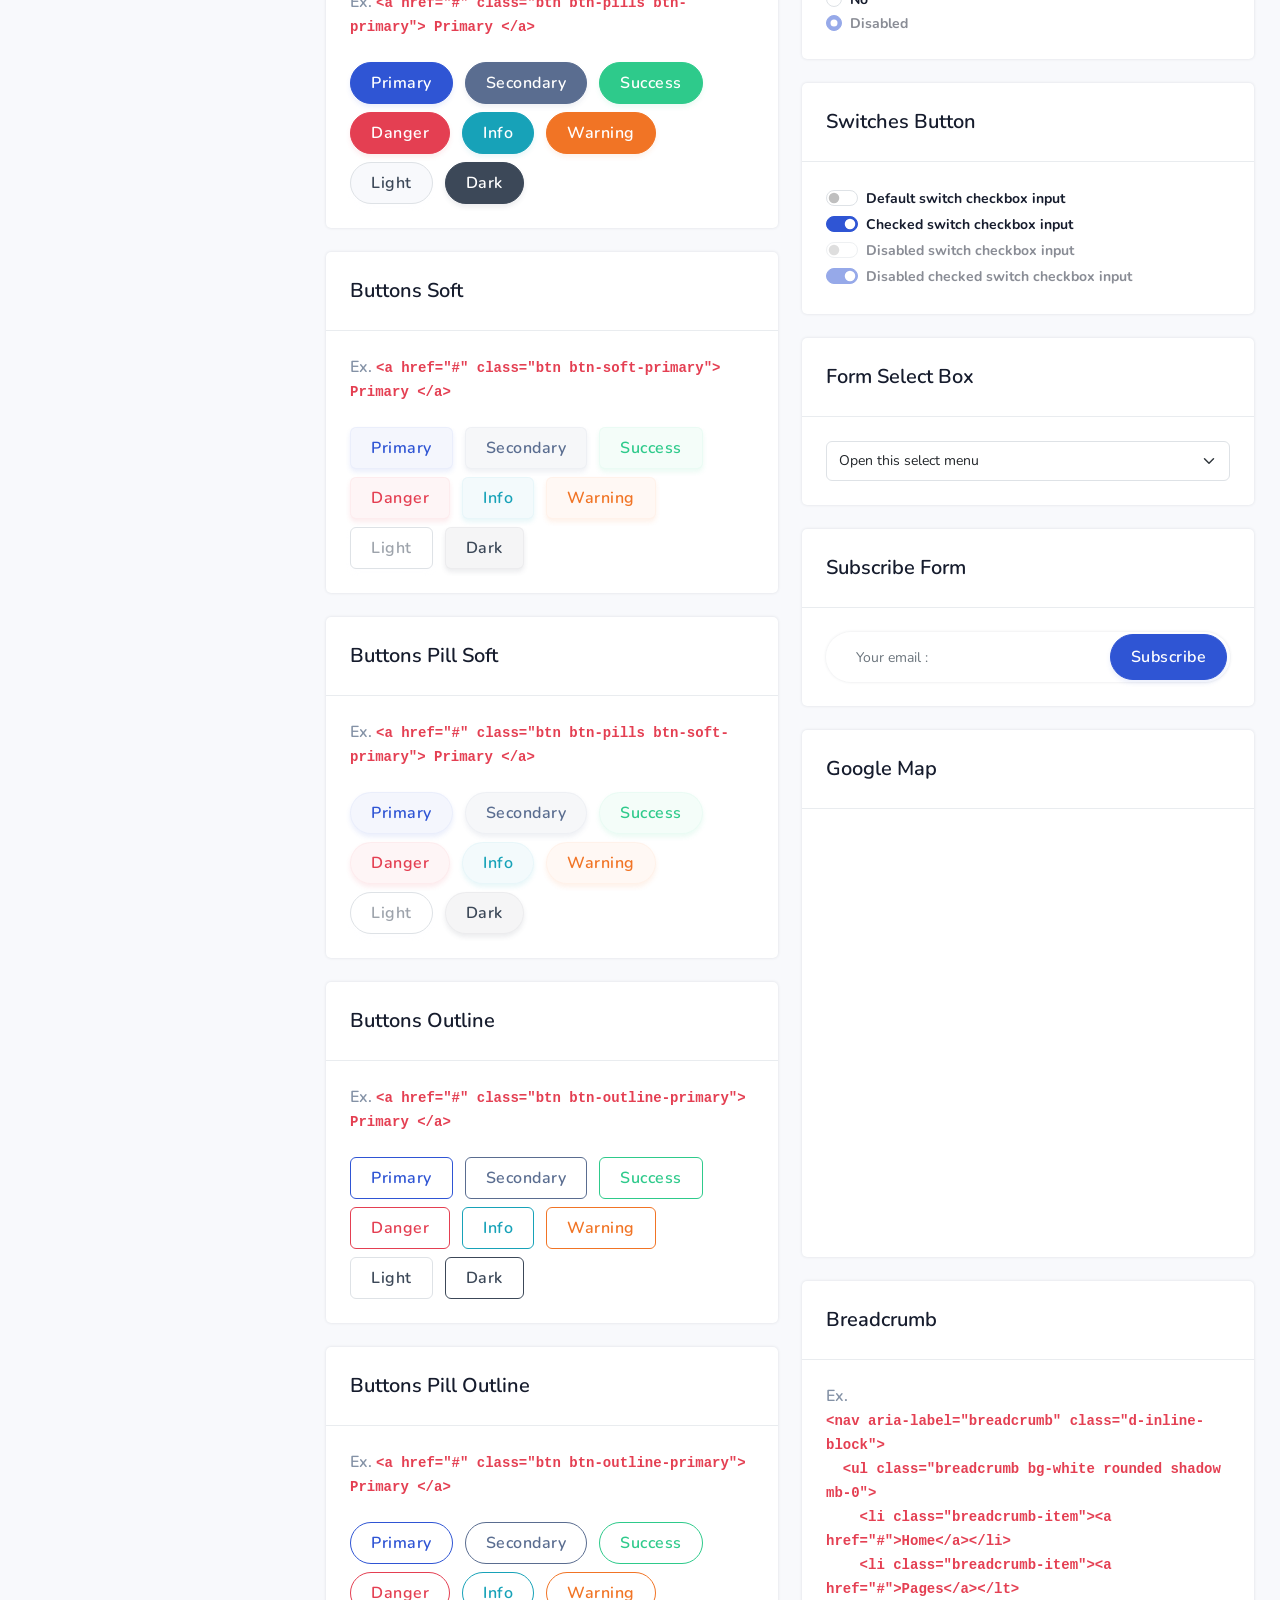
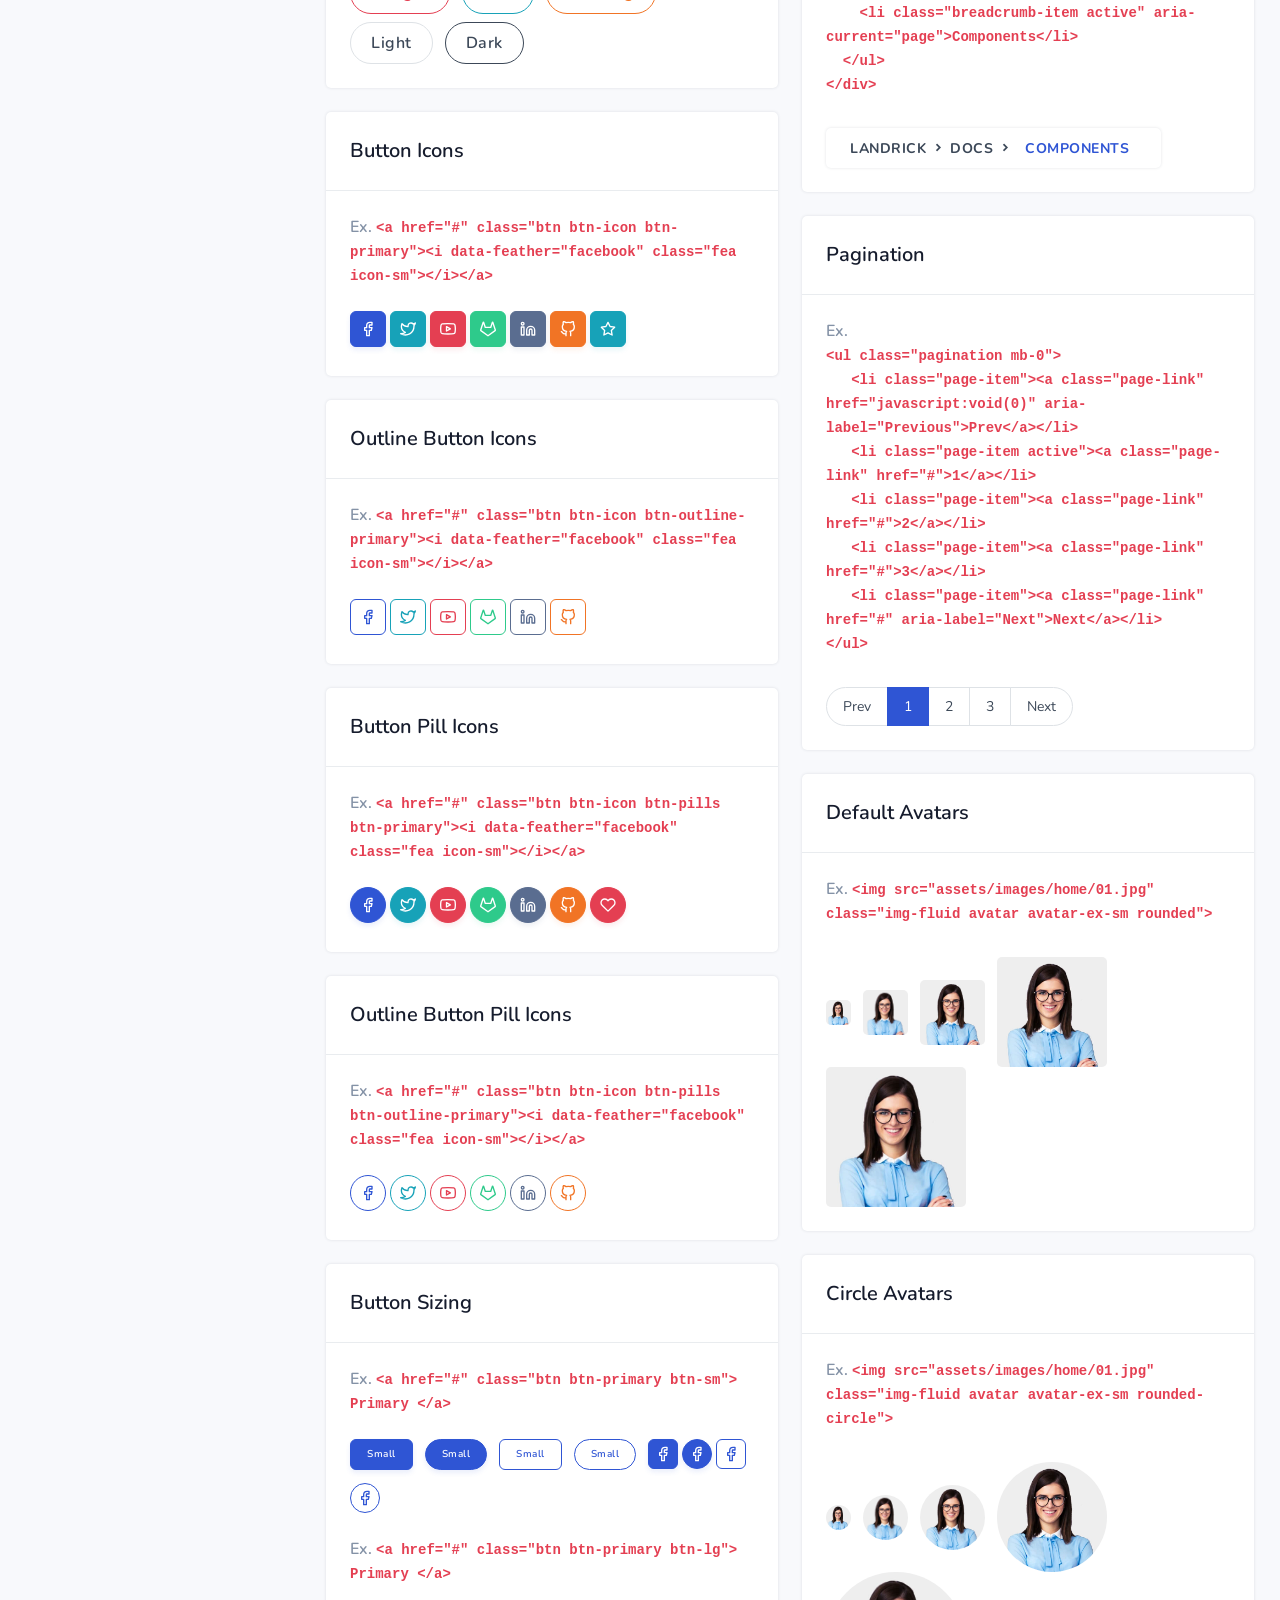
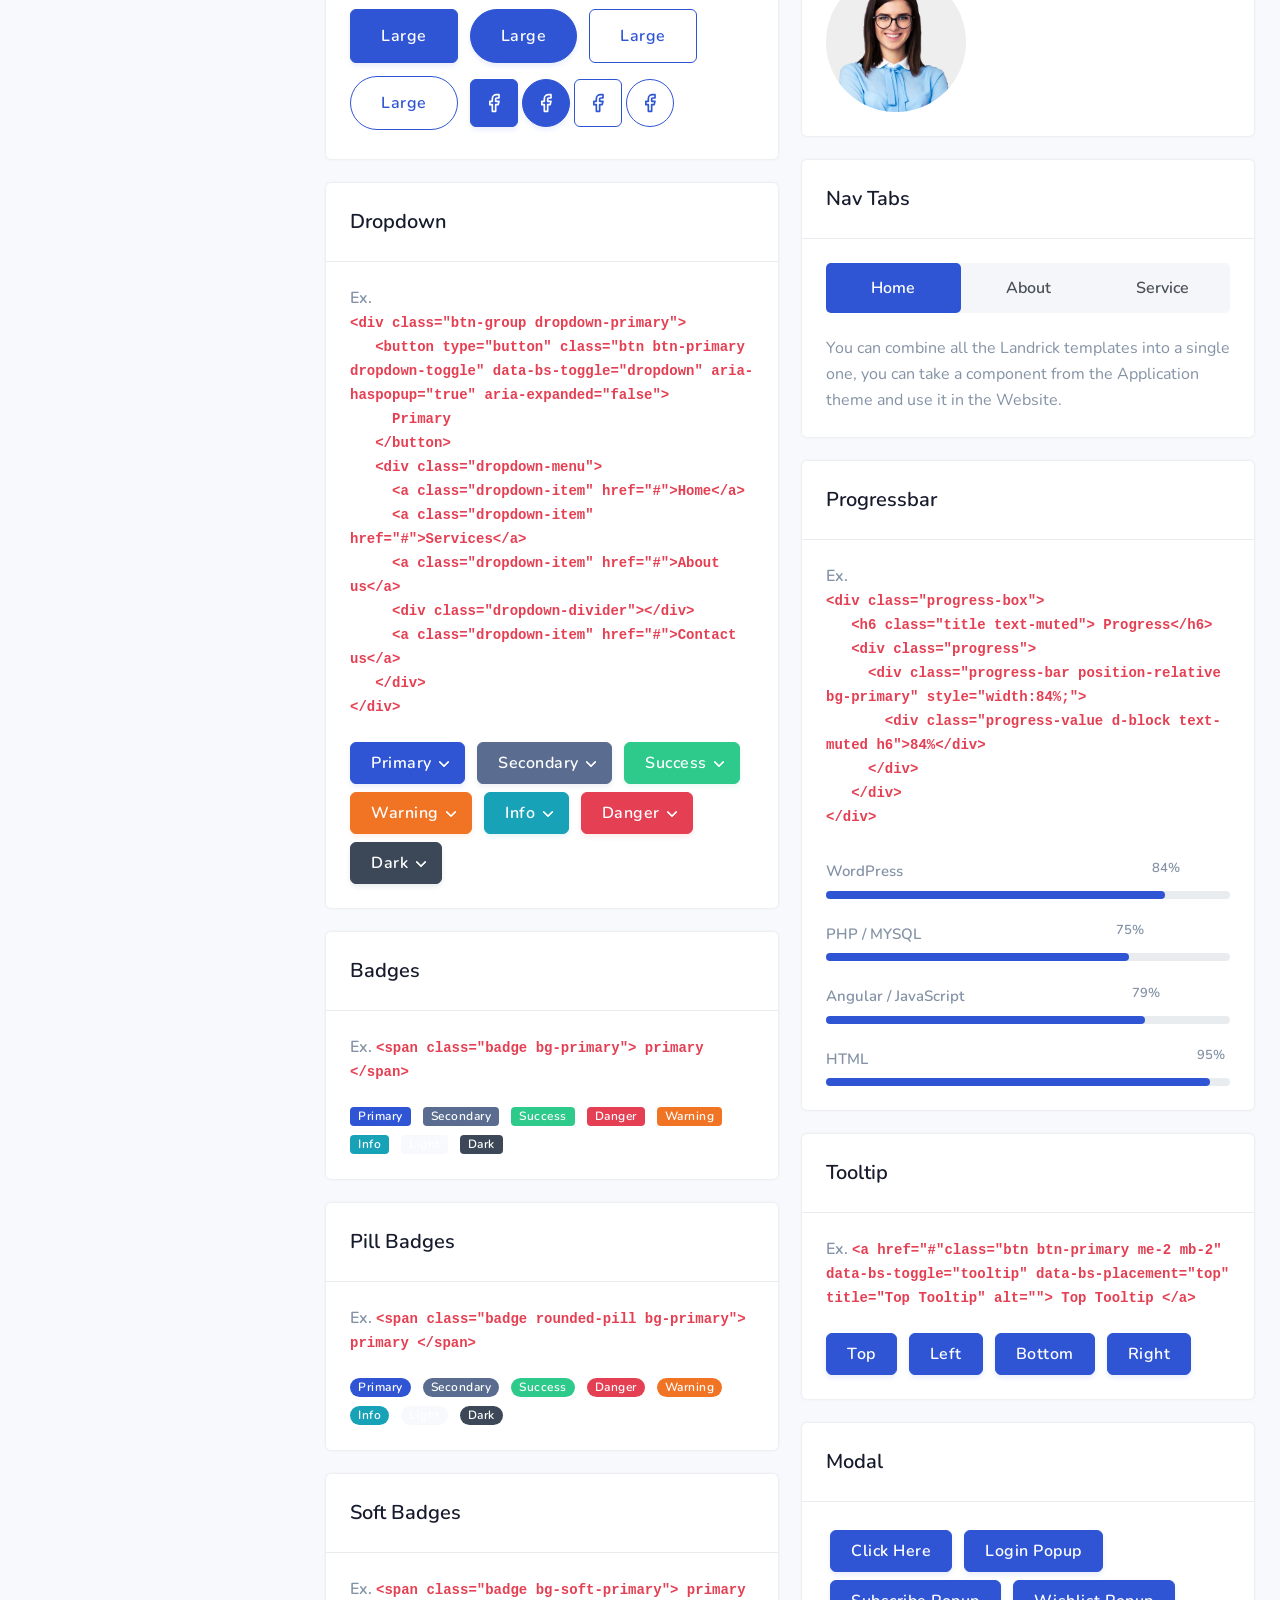
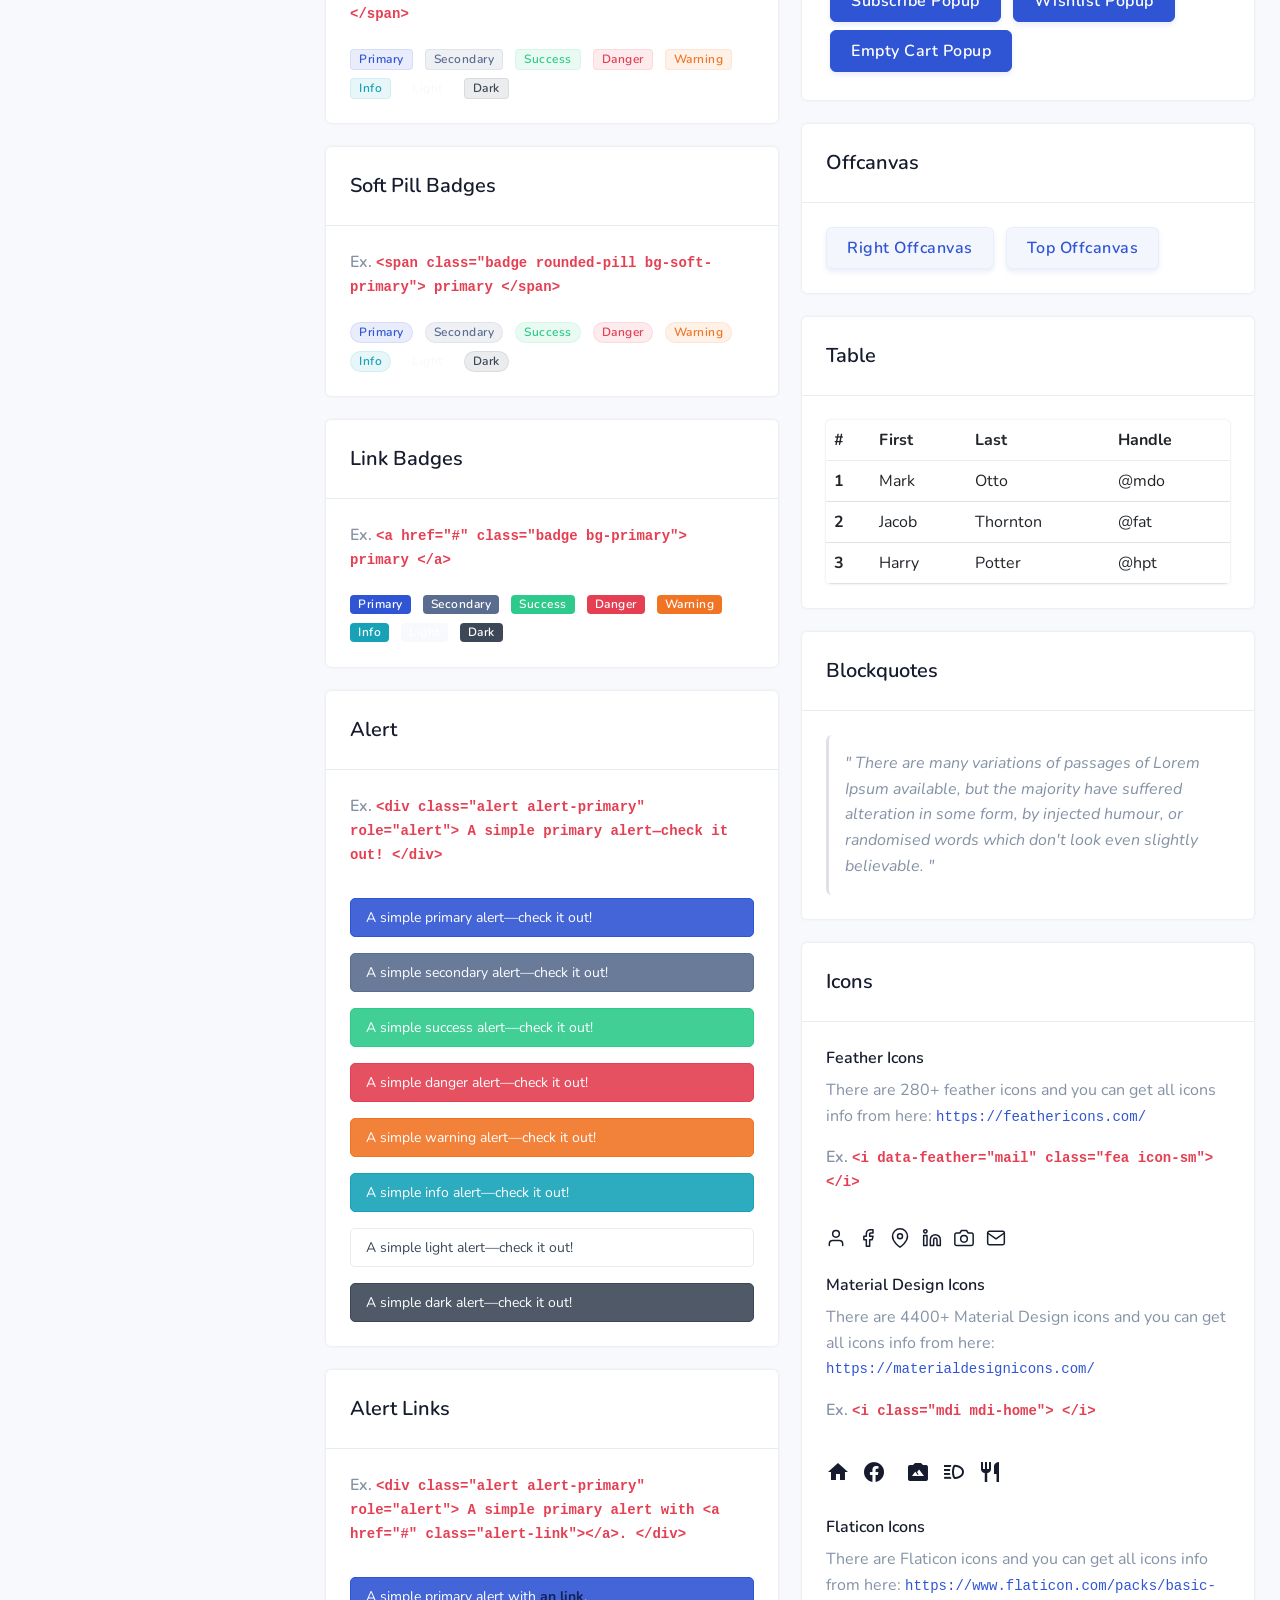
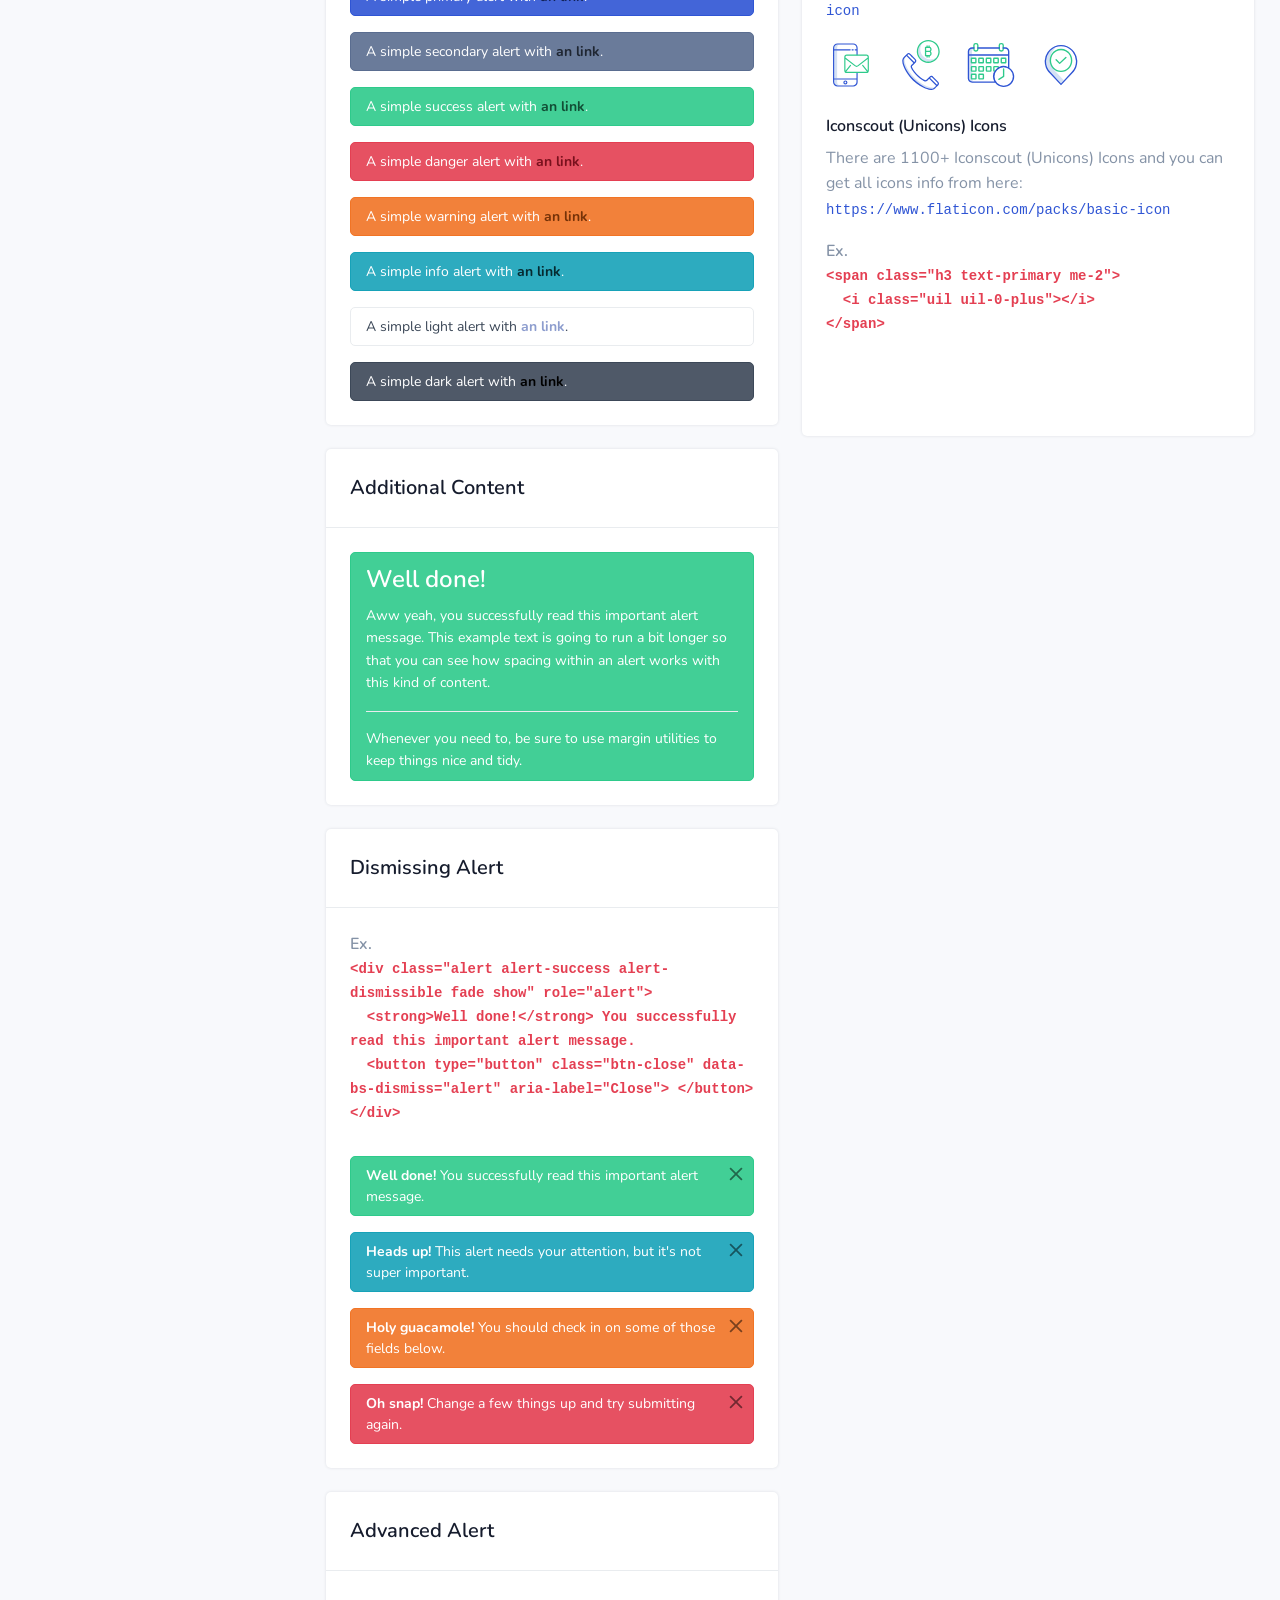
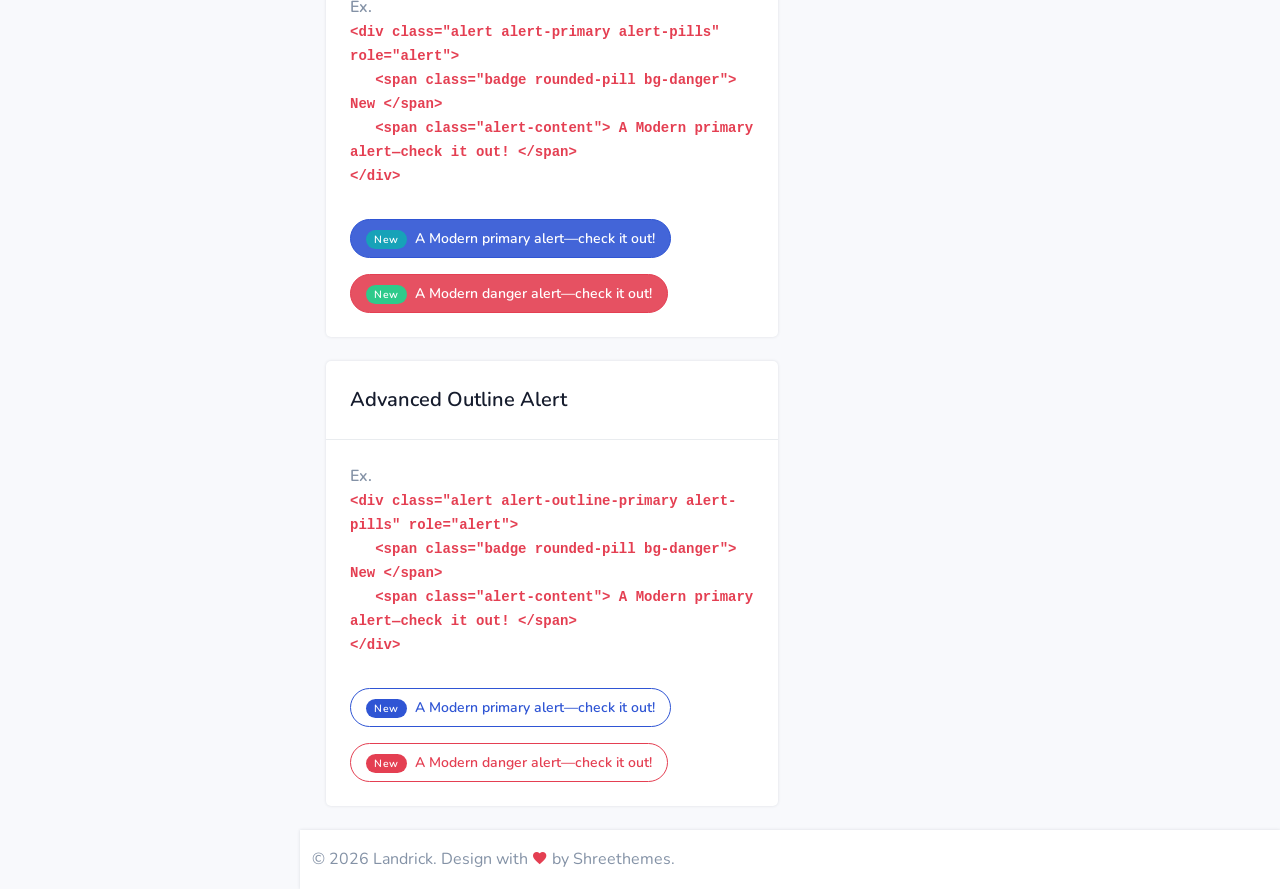
<file: HTML/dashboard/components.html>
<!DOCTYPE html>
<html lang="en">

    <head>
        <meta charset="utf-8" />
        <title>Landrick - Components</title>
        <meta name="viewport" content="width=device-width, initial-scale=1.0">
        <meta name="description" content="Premium Bootstrap 5 Admin Dashboard Template" />
        <meta name="keywords" content="Saas, CRM, Admin, Dashboard, Modern, Classic" />
        <meta name="author" content="Shreethemes" />
        <meta name="email" content="support@shreethemes.in" />
        <meta name="website" content="https://shreethemes.in" />
        <meta name="Version" content="v4.0.0" />
        <!-- favicon -->
        <link rel="shortcut icon" href="assets/images/favicon.ico">
        <!-- Bootstrap -->
        <link href="assets/css/bootstrap.min.css" rel="stylesheet" type="text/css" />
        <!-- simplebar -->
        <link href="assets/css/simplebar.css" rel="stylesheet" type="text/css" />
        
        <!-- Icons -->
        <link href="assets/css/materialdesignicons.min.css" rel="stylesheet" type="text/css" />
        <link href="assets/css/tabler-icons.min.css" rel="stylesheet" type="text/css" />
        <link href="https://unicons.iconscout.com/release/v3.0.6/css/line.css"  rel="stylesheet">
        <!-- Css -->
        <link href="assets/css/style.css" rel="stylesheet" type="text/css" id="theme-opt" />

    </head>

    <body>
        <!-- Loader -->
        <!-- <div id="preloader">
            <div id="status">
                <div class="spinner">
                    <div class="double-bounce1"></div>
                    <div class="double-bounce2"></div>
                </div>
            </div>
        </div> -->
        <!-- Loader -->

        <div class="page-wrapper landrick-theme toggled">
            <nav id="sidebar" class="sidebar-wrapper sidebar-dark">
                <div class="sidebar-content" data-simplebar style="height: calc(100% - 60px);">
                    <div class="sidebar-brand">
                        <a href="index.html">
                            <img src="assets/images/logo-dark.png" height="24" class="logo-light-mode" alt="">
                            <img src="assets/images/logo-light.png" height="24" class="logo-dark-mode" alt="">
                            <span class="sidebar-colored">
                                <img src="assets/images/logo-light.png" height="24" alt="">
                            </span>
                        </a>
                    </div>
                    
                    <ul class="sidebar-menu">
                        <li><a href="index.html"><i class="ti ti-home me-2"></i>Dashboard</a></li>
                        <li class="sidebar-dropdown">
                            <a href="javascript:void(0)"><i class="ti ti-browser me-2"></i>Layouts</a>
                            <div class="sidebar-submenu">
                                <ul>
                                    <li><a href="index-dark.html">Dark Dashboard</a></li>
                                    <li><a href="index-rtl.html">RTL Dashboard</a></li>
                                    <li><a href="index-rtl-dark.html">Dark RTL Dashboard</a></li>
                                    <li><a href="index-sidebar-light.html">Light Sidebar</a></li>
                                    <li><a href="index-sidebar-colored.html">Colored Sidebar</a></li>
                                </ul>
                            </div>
                        </li>
                        <li class="sidebar-dropdown">
                            <a href="javascript:void(0)"><i class="ti ti-apps me-2"></i>Apps</a>
                            <div class="sidebar-submenu">
                                <ul>
                                    <li><a href="chat.html">Chat</a></li>
                                    <li><a href="email.html">Email</a></li>
                                    <li><a href="calendar.html">Calendar</a></li>
                                </ul>
                            </div>
                        </li>
                        <li class="sidebar-dropdown">
                            <a href="javascript:void(0)"><i class="ti ti-user me-2"></i>User Profile</a>
                            <div class="sidebar-submenu">
                                <ul>
                                    <li><a href="profile.html">Profile</a></li>
                                    <li><a href="profile-setting.html">Profile Setting</a></li>
                                </ul>
                            </div>
                        </li>
                        <li class="sidebar-dropdown">
                            <a href="javascript:void(0)"><i class="ti ti-brand-gravatar me-2"></i>Blog</a>
                            <div class="sidebar-submenu">
                                <ul>
                                    <li><a href="blog.html">Blogs</a></li>
                                    <li><a href="blog-detail.html">Blog Detail</a></li>
                                </ul>
                            </div>
                        </li>
                        <li class="sidebar-dropdown">
                            <a href="javascript:void(0)"><i class="ti ti-shopping-cart me-2"></i>E-Commerce</a>
                            <div class="sidebar-submenu">
                                <ul>
                                    <li><a href="shop.html">Shop</a></li>
                                    <li><a href="product-detail.html">Shop Detail</a></li>
                                    <li><a href="shop-cart.html">Shopcart</a></li>
                                    <li><a href="checkout.html">Checkout</a></li>
                                </ul>
                            </div>
                        </li>
                        <li class="sidebar-dropdown">
                            <a href="javascript:void(0)"><i class="ti ti-camera me-2"></i>Gallery</a>
                            <div class="sidebar-submenu">
                                <ul>
                                    <li><a href="gallery-one.html">Gallary One</a></li>
                                    <li><a href="gallery-two.html">Gallery Two</a></li>
                                </ul>
                            </div>
                        </li>
                        <li class="sidebar-dropdown">
                            <a href="javascript:void(0)"><i class="ti ti-file-info me-2"></i>Pages <span class="badge bg-success ms-1">Added</span></a>
                            <div class="sidebar-submenu">
                                <ul>
                                    <li><a href="faqs.html">FAQs</a></li>
                                    <li><a href="pricing.html">Pricing</a></li>
                                    <li><a href="timeline.html">Timeline <span class="badge bg-warning">New</span></a></li>
                                    <li><a href="team.html">Team <span class="badge bg-warning">New</span></a></li>
                                    <li><a href="blank-page.html">Blank Page</a></li>
                                    <li><a href="components.html">Components</a></li>
                                    <li><a href="privacy.html">Privacy Policy</a></li>
                                    <li><a href="terms.html">Term & Condition</a></li>
                                </ul>
                            </div>
                        </li>
                        <li class="sidebar-dropdown">
                            <a href="javascript:void(0)"><i class="ti ti-mail-opened me-2"></i>Email Template</a>
                            <div class="sidebar-submenu">
                                <ul>
                                    <li><a href="email-confirmation.html">Confirmation</a></li>
                                    <li><a href="email-password-reset.html">Reset Password</a></li>
                                    <li><a href="email-alert.html">Alert</a></li>
                                    <li><a href="email-invoice.html">Invoice</a></li>
                                </ul>
                            </div>
                        </li>
                        <li class="sidebar-dropdown">
                            <a href="javascript:void(0)"><i class="ti ti-file-invoice me-2"></i>Invoice</a>
                            <div class="sidebar-submenu">
                                <ul>
                                    <li><a href="invoice-list.html">Invoice List</a></li>
                                    <li><a href="invoice.html">Invoice Preview</a></li>
                                </ul>
                            </div>
                        </li>
                        <li class="sidebar-dropdown">
                            <a href="javascript:void(0)"><i class="ti ti-login me-2"></i>Authentication</a>
                            <div class="sidebar-submenu">
                                <ul>
                                    <li><a href="login.html">Login</a></li>
                                    <li><a href="login-cover.html">Login Two</a></li>
                                    <li><a href="signup.html">Signup</a></li>
                                    <li><a href="signup-cover.html">Signup Two</a></li>
                                    <li><a href="reset-password.html">Reset Password</a></li>
                                    <li><a href="reset-password-cover.html">Reset Password Two</a></li>
                                    <li><a href="lock-screen.html">Lockscreen</a></li>
                                </ul>
                            </div>
                        </li>
                        <li class="sidebar-dropdown">
                            <a href="javascript:void(0)"><i class="ti ti-license me-2"></i>Miscellaneous</a>
                            <div class="sidebar-submenu">
                                <ul>
                                    <li><a href="comingsoon.html">Comingsoon</a></li>
                                    <li><a href="maintenance.html">Maintenance</a></li>
                                    <li><a href="error.html">Error</a></li>
                                    <li><a href="thankyou.html">Thank You</a></li>
                                </ul>
                            </div>
                        </li>
                    </ul>
                    <!-- sidebar-menu  -->
                </div>
                <!-- Sidebar Footer -->
                <ul class="sidebar-footer list-unstyled mb-0">
                    <li class="list-inline-item mb-0">
                        <a href="https://1.envato.market/landrick" target="_blank" class="btn btn-icon btn-soft-light"><i class="ti ti-shopping-cart"></i></a> <small class="text-muted ms-1">Buy Now</small>
                    </li>
                </ul>
                <!-- Sidebar Footer -->
            </nav>
            <!-- sidebar-wrapper  -->

            <!-- Start Page Content -->
            <main class="page-content bg-light">
                <div class="top-header">
                    <div class="header-bar d-flex justify-content-between">
                        <div class="d-flex align-items-center">
                            <a href="#" class="logo-icon me-3">
                                <img src="assets/images/logo-icon.png" height="30" class="small" alt="">
                                <span class="big">
                                    <img src="assets/images/logo-dark.png" height="24" class="logo-light-mode" alt="">
                                    <img src="assets/images/logo-light.png" height="24" class="logo-dark-mode" alt="">
                                </span>
                            </a>
                            <a id="close-sidebar" class="btn btn-icon btn-soft-light" href="javascript:void(0)">
                                <i class="ti ti-menu-2"></i>
                            </a>
                            <div class="search-bar p-0 d-none d-md-block ms-2">
                                <div id="search" class="menu-search mb-0">
                                    <form role="search" method="get" id="searchform" class="searchform">
                                        <div>
                                            <input type="text" class="form-control border rounded" name="s" id="s" placeholder="Search Keywords...">
                                            <input type="submit" id="searchsubmit" value="Search">
                                        </div>
                                    </form>
                                </div>
                            </div>
                        </div>
        
                        <ul class="list-unstyled mb-0">
                            <li class="list-inline-item mb-0">
                                <a href="javascript:void(0)" data-bs-toggle="offcanvas" data-bs-target="#offcanvasRight" aria-controls="offcanvasRight">
                                    <div class="btn btn-icon btn-soft-light"><i class="ti ti-settings"></i></div>
                                </a>
                            </li>

                            <li class="list-inline-item mb-0 ms-1">
                                <div class="dropdown dropdown-primary">
                                    <button type="button" class="btn btn-icon btn-soft-light dropdown-toggle p-0" data-bs-toggle="dropdown" aria-haspopup="true" aria-expanded="false"><i class="ti ti-bell"></i></button>
                                    <span class="position-absolute top-0 start-100 translate-middle p-1 bg-danger border border-light rounded-circle">
                                        <span class="visually-hidden">New alerts</span>
                                    </span>
                                    
                                    <div class="dropdown-menu dd-menu bg-white shadow rounded border-0 mt-3 p-0" data-simplebar style="height: 320px; width: 290px;">
                                        <div class="d-flex align-items-center justify-content-between p-3 border-bottom">
                                            <h6 class="mb-0 text-dark">Notifications</h6>
                                            <span class="badge bg-soft-danger rounded-pill">3</span>
                                        </div>
                                        <div class="p-3">
                                            <a href="#!" class="dropdown-item features feature-primary key-feature p-0">
                                                <div class="d-flex align-items-center">
                                                    <div class="icon text-center rounded-circle me-2">
                                                        <i class="ti ti-shopping-cart"></i>
                                                    </div>
                                                    <div class="flex-1">
                                                        <h6 class="mb-0 text-dark title">Order Complete</h6>
                                                        <small class="text-muted">15 min ago</small>
                                                    </div>
                                                </div>
                                            </a>
                                            
                                            <a href="#!" class="dropdown-item features feature-primary key-feature p-0 mt-3">
                                                <div class="d-flex align-items-center">
                                                    <img src="assets/images/client/04.jpg" class="avatar avatar-md-sm rounded-circle border shadow me-2" alt="">
                                                    <div class="flex-1">
                                                        <h6 class="mb-0 text-dark title"><span class="fw-bold">Message</span> from Luis</h6>
                                                        <small class="text-muted">1 hour ago</small>
                                                    </div>
                                                </div>
                                            </a>
                                            
                                            <a href="#!" class="dropdown-item features feature-primary key-feature p-0 mt-3">
                                                <div class="d-flex align-items-center">
                                                    <div class="icon text-center rounded-circle me-2">
                                                        <i class="ti ti-currency-dollar"></i>
                                                    </div>
                                                    <div class="flex-1">
                                                        <h6 class="mb-0 text-dark title"><span class="fw-bold">One Refund Request</span></h6>
                                                        <small class="text-muted">2 hour ago</small>
                                                    </div>
                                                </div>
                                            </a>

                                            <a href="#!" class="dropdown-item features feature-primary key-feature p-0 mt-3">
                                                <div class="d-flex align-items-center">
                                                    <div class="icon text-center rounded-circle me-2">
                                                        <i class="ti ti-truck-delivery"></i>
                                                    </div>
                                                    <div class="flex-1">
                                                        <h6 class="mb-0 text-dark title">Deliverd your Order</h6>
                                                        <small class="text-muted">Yesterday</small>
                                                    </div>
                                                </div>
                                            </a>
                                            
                                            <a href="#!" class="dropdown-item features feature-primary key-feature p-0 mt-3">
                                                <div class="d-flex align-items-center">
                                                    <img src="assets/images/client/15.jpg" class="avatar avatar-md-sm rounded-circle border shadow me-2" alt="">
                                                    <div class="flex-1">
                                                        <h6 class="mb-0 text-dark title"><span class="fw-bold">Cally</span> started following you</h6>
                                                        <small class="text-muted">2 days ago</small>
                                                    </div>
                                                </div>
                                            </a>
                                        </div>
                                    </div>
                                </div>
                            </li>

                            <li class="list-inline-item mb-0 ms-1">
                                <div class="dropdown dropdown-primary">
                                    <button type="button" class="btn btn-soft-light dropdown-toggle p-0" data-bs-toggle="dropdown" aria-haspopup="true" aria-expanded="false"><img src="assets/images/client/05.jpg" class="avatar avatar-ex-small rounded" alt=""></button>
                                    <div class="dropdown-menu dd-menu dropdown-menu-end bg-white shadow border-0 mt-3 py-3" style="min-width: 200px;">
                                        <a class="dropdown-item d-flex align-items-center text-dark pb-3" href="profile.html">
                                            <img src="assets/images/client/05.jpg" class="avatar avatar-md-sm rounded-circle border shadow" alt="">
                                            <div class="flex-1 ms-2">
                                                <span class="d-block">Cristina Julia</span>
                                                <small class="text-muted">UI / UX Designer</small>
                                            </div>
                                        </a>
                                        <a class="dropdown-item text-dark" href="index.html"><span class="mb-0 d-inline-block me-1"><i class="ti ti-home"></i></span> Dashboard</a>
                                        <a class="dropdown-item text-dark" href="profile.html"><span class="mb-0 d-inline-block me-1"><i class="ti ti-settings"></i></span> Profile</a>
                                        <a class="dropdown-item text-dark" href="email.html"><span class="mb-0 d-inline-block me-1"><i class="ti ti-mail"></i></span> Email</a>
                                        <div class="dropdown-divider border-top"></div>
                                        <a class="dropdown-item text-dark" href="lock-screen.html"><span class="mb-0 d-inline-block me-1"><i class="ti ti-lock"></i></span> Lockscreen</a>
                                        <a class="dropdown-item text-dark" href="login.html"><span class="mb-0 d-inline-block me-1"><i class="ti ti-logout"></i></span> Logout</a>
                                    </div>
                                </div>
                            </li>
                        </ul>
                    </div>
                </div>

                <div class="container-fluid">
                    <div class="layout-specing">
                        <div class="d-md-flex justify-content-between align-items-center">
                            <h5 class="mb-0">Components</h5>

                            <nav aria-label="breadcrumb" class="d-inline-block mt-4 mt-sm-0">
                                <ul class="breadcrumb bg-transparent rounded mb-0 p-0">
                                    <li class="breadcrumb-item text-capitalize"><a href="index.html">Landrick</a></li>
                                    <li class="breadcrumb-item text-capitalize active" aria-current="page">Components</li>
                                </ul>
                            </nav>
                        </div>

                        <div class="row">
                            <div class="col-lg-6">
                                <div class="row">
                                    <!-- Typography Heading Start -->
                                    <div class="col-12 mt-4" id="typography">
                                        <div class="component-wrapper bg-white rounded shadow">
                                            <div class="p-4 border-bottom">
                                                <h4 class="title mb-0"> Typography Heading </h4>
                                            </div>
                
                                            <div class="p-4">
                                                <h6 class="text-muted mb-4 pb-2">Ex. <code class="text-danger">&lt;h1&gt; H1. Bootstrap heading &lt;/h1&gt;</code></h6>
                                                
                                                <h1>H1. Bootstrap heading</h1>
                                                <h2>H2. Bootstrap heading</h2>
                                                <h3>H3. Bootstrap heading</h3>
                                                <h4>H4. Bootstrap heading</h4>
                                                <h5>H5. Bootstrap heading</h5>
                                                <h6 class="mb-0">H6. Bootstrap heading</h6>
                                            </div>
                                        </div>
                                    </div><!--end col-->
                                    <!-- Typography Heading End -->

                                    <!-- Display Heading Start -->
                                    <div class="col-12 mt-4" id="display">
                                        <div class="component-wrapper bg-white rounded shadow">
                                            <div class="p-4 border-bottom">
                                                <h4 class="title mb-0"> Display Heading </h4>
                                            </div>
                
                                            <div class="p-4">
                                                <h6 class="text-muted mb-4 pb-2">Ex. <code class="text-danger">&lt;p class="display-1"&gt; Display 1 &lt;/p&gt;</code></h6>
                                                
                                                <p class="display-1">Display 1</p>
                                                <p class="display-2">Display 2</p>
                                                <p class="display-3">Display 3</p>
                                                <p class="display-4">Display 4</p>
                                                <p class="display-5">Display 5</p>
                                                <p class="display-6 mb-0">Display 6</p>
                                            </div>
                                        </div>
                                    </div><!--end col-->
                                    <!-- Display Button End -->

                                    <!-- BG Color Start -->
                                    <div class="col-12 mt-4" id="bg-colors">
                                        <div class="component-wrapper bg-white rounded shadow">
                                            <div class="p-4 border-bottom">
                                                <h4 class="title mb-0"> Background Color </h4>
                                            </div>

                                            <div class="p-4">
                                                <h6 class="text-muted mb-2 pb-2">Ex. <code class="text-danger">&lt;div class="bg-primary"&gt; Landrick Saas & Software Template &lt;/div&gt;</code></h6>
                                                
                                                <div class="d-inline-block me-1 mt-2" data-bs-toggle="tooltip" data-bs-placement="top" title=".bg-primary">
                                                    <p class="avatar avatar-small bg-primary rounded mb-0"></p>
                                                </div>

                                                <div class="d-inline-block me-1 mt-2" data-bs-toggle="tooltip" data-bs-placement="top" title=".bg-secondary">
                                                    <p class="avatar avatar-small bg-secondary rounded mb-0"></p>
                                                </div>

                                                <div class="d-inline-block me-1 mt-2" data-bs-toggle="tooltip" data-bs-placement="top" title=".bg-success">
                                                    <p class="avatar avatar-small bg-success rounded mb-0"></p>
                                                </div>

                                                <div class="d-inline-block me-1 mt-2" data-bs-toggle="tooltip" data-bs-placement="top" title=".bg-danger">
                                                    <p class="avatar avatar-small bg-danger rounded mb-0"></p>
                                                </div>

                                                <div class="d-inline-block me-1 mt-2" data-bs-toggle="tooltip" data-bs-placement="top" title=".bg-warning">
                                                    <p class="avatar avatar-small bg-warning rounded mb-0"></p>
                                                </div>

                                                <div class="d-inline-block me-1 mt-2" data-bs-toggle="tooltip" data-bs-placement="top" title=".bg-info">
                                                    <p class="avatar avatar-small bg-info rounded mb-0"></p>
                                                </div>

                                                <div class="d-inline-block me-1 mt-2" data-bs-toggle="tooltip" data-bs-placement="top" title=".bg-light">
                                                    <p class="avatar avatar-small bg-light rounded mb-0"></p>
                                                </div>

                                                <div class="d-inline-block me-1 mt-2" data-bs-toggle="tooltip" data-bs-placement="top" title=".bg-white">
                                                    <p class="avatar avatar-small bg-white border rounded mb-0"></p>
                                                </div>

                                                <div class="d-inline-block me-1 mt-2" data-bs-toggle="tooltip" data-bs-placement="top" title=".bg-dark">
                                                    <p class="avatar avatar-small bg-dark rounded mb-0"></p>
                                                </div>

                                                <div class="d-inline-block me-1 mt-2" data-bs-toggle="tooltip" data-bs-placement="top" title=".bg-muted">
                                                    <p class="avatar avatar-small bg-muted rounded mb-0"></p>
                                                </div>
                                            </div>
                                        </div>
                                    </div><!--end col-->
                                    <!-- BG Color End -->

                                    <!-- BG Color Start -->
                                    <div class="col-12 mt-4">
                                        <div class="component-wrapper bg-white rounded shadow">
                                            <div class="p-4 border-bottom">
                                                <h4 class="title mb-0"> Soft Background Color </h4>
                                            </div>

                                            <div class="p-4">
                                                <h6 class="text-muted mb-2 pb-2">Ex. <code class="text-danger">&lt;div class="bg-soft-primary"&gt; Landrick Saas & Software Template &lt;/div&gt;</code></h6>
                                                
                                                <div class="d-inline-block me-1 mt-2" data-bs-toggle="tooltip" data-bs-placement="top" title=".bg-soft-primary">
                                                    <p class="avatar avatar-small bg-soft-primary rounded mb-0"></p>
                                                </div>

                                                <div class="d-inline-block me-1 mt-2" data-bs-toggle="tooltip" data-bs-placement="top" title=".bg-soft-secondary">
                                                    <p class="avatar avatar-small bg-soft-secondary rounded mb-0"></p>
                                                </div>

                                                <div class="d-inline-block me-1 mt-2" data-bs-toggle="tooltip" data-bs-placement="top" title=".bg-soft-success">
                                                    <p class="avatar avatar-small bg-soft-success rounded mb-0"></p>
                                                </div>

                                                <div class="d-inline-block me-1 mt-2" data-bs-toggle="tooltip" data-bs-placement="top" title=".bg-soft-danger">
                                                    <p class="avatar avatar-small bg-soft-danger rounded mb-0"></p>
                                                </div>

                                                <div class="d-inline-block me-1 mt-2" data-bs-toggle="tooltip" data-bs-placement="top" title=".bg-soft-warning">
                                                    <p class="avatar avatar-small bg-soft-warning rounded mb-0"></p>
                                                </div>

                                                <div class="d-inline-block me-1 mt-2" data-bs-toggle="tooltip" data-bs-placement="top" title=".bg-soft-info">
                                                    <p class="avatar avatar-small bg-soft-info rounded mb-0"></p>
                                                </div>

                                                <div class="d-inline-block me-1 mt-2" data-bs-toggle="tooltip" data-bs-placement="top" title=".bg-soft-light">
                                                    <p class="avatar avatar-small bg-soft-light rounded mb-0"></p>
                                                </div>

                                                <div class="d-inline-block me-1 mt-2" data-bs-toggle="tooltip" data-bs-placement="top" title=".bg-soft-white">
                                                    <p class="avatar avatar-small bg-soft-white border rounded mb-0"></p>
                                                </div>

                                                <div class="d-inline-block me-1 mt-2" data-bs-toggle="tooltip" data-bs-placement="top" title=".bg-soft-dark">
                                                    <p class="avatar avatar-small bg-soft-dark rounded mb-0"></p>
                                                </div>

                                                <div class="d-inline-block me-1 mt-2" data-bs-toggle="tooltip" data-bs-placement="top" title=".bg-soft-muted">
                                                    <p class="avatar avatar-small bg-soft-muted rounded mb-0"></p>
                                                </div>
                                            </div>
                                        </div>
                                    </div><!--end col-->
                                    <!-- BG Color End -->

                                    <!-- Text Color Start -->
                                    <div class="col-12 mt-4" id="text-colors">
                                        <div class="component-wrapper bg-white rounded shadow">
                                            <div class="p-4 border-bottom">
                                                <h4 class="title mb-0"> Text Color </h4>
                                            </div>
                
                                            <div class="p-4">
                                                <h6 class="text-muted mb-4 pb-2">Ex. <code class="text-danger">&lt;div class="text-primary"&gt; Landrick Saas & Software Template &lt;/div&gt;</code></h6>

                                                <h6 class="text-primary">.text-primary</h6>
                                                <h6 class="text-secondary">.text-secondary</h6>
                                                <h6 class="text-success">.text-success</h6>
                                                <h6 class="text-danger">.text-danger</h6>
                                                <h6 class="text-warning">.text-warning</h6>
                                                <h6 class="text-info">.text-info</h6>
                                                <h6 class="text-light bg-dark">.text-light</h6>
                                                <h6 class="text-white bg-dark">.text-white</h6>
                                                <h6 class="text-white-50 bg-dark">.text-white-50</h6>
                                                <h6 class="text-dark mb-0">.text-dark</h6>
                                            </div>
                                        </div>
                                    </div><!--end col-->                            
                                    <!-- Text Color End -->
                                    
                                    <!-- Buttons Start -->
                                    <div class="col-12 mt-4" id="buttons">
                                        <div class="component-wrapper bg-white rounded shadow">
                                            <div class="p-4 border-bottom">
                                                <h4 class="title mb-0">Buttons</h4>
                                            </div>
                
                                            <div class="p-4">
                                                <h6 class="text-muted mb-2 pb-2">Ex. <code class="text-danger">&lt;a href="#" class="btn btn-primary"&gt; Primary &lt;/a&gt;</code></h6>
                                                
                                                <a href="javascript:void(0)" class="btn btn-primary mt-2 me-2">Primary</a>
                                                <a href="javascript:void(0)" class="btn btn-secondary mt-2 me-2">Secondary</a>
                                                <a href="javascript:void(0)" class="btn btn-success mt-2 me-2">Success</a>
                                                <a href="javascript:void(0)" class="btn btn-danger mt-2 me-2">Danger</a>
                                                <a href="javascript:void(0)" class="btn btn-info mt-2 me-2">Info</a>
                                                <a href="javascript:void(0)" class="btn btn-warning mt-2 me-2">Warning</a>
                                                <a href="javascript:void(0)" class="btn btn-light mt-2 me-2">Light</a>
                                                <a href="javascript:void(0)" class="btn btn-dark mt-2 me-2">Dark</a>
                                            </div>
                                        </div>
                                    </div><!--end col-->
                                    <!-- Buttons End -->

                                    <!-- Buttons Pill Start -->
                                    <div class="col-12 mt-4">
                                        <div class="component-wrapper bg-white rounded shadow">
                                            <div class="p-4 border-bottom">
                                                <h4 class="title mb-0">Buttons Pill</h4>
                                            </div>
                
                                            <div class="p-4">
                                                <h6 class="text-muted mb-2 pb-2">Ex. <code class="text-danger">&lt;a href="#" class="btn btn-pills btn-primary"&gt; Primary &lt;/a&gt;</code></h6>

                                                <a href="javascript:void(0)" class="btn btn-pills btn-primary mt-2 me-2">Primary</a>
                                                <a href="javascript:void(0)" class="btn btn-pills btn-secondary mt-2 me-2">Secondary</a>
                                                <a href="javascript:void(0)" class="btn btn-pills btn-success mt-2 me-2">Success</a>
                                                <a href="javascript:void(0)" class="btn btn-pills btn-danger mt-2 me-2">Danger</a>
                                                <a href="javascript:void(0)" class="btn btn-pills btn-info mt-2 me-2">Info</a>
                                                <a href="javascript:void(0)" class="btn btn-pills btn-warning mt-2 me-2">Warning</a>
                                                <a href="javascript:void(0)" class="btn btn-pills btn-light mt-2 me-2">Light</a>
                                                <a href="javascript:void(0)" class="btn btn-pills btn-dark mt-2 me-2">Dark</a>
                                            </div>
                                        </div>
                                    </div><!--end col-->
                                    <!-- Buttons Pill End -->

                                    <!-- Buttons Start -->
                                    <div class="col-12 mt-4">
                                        <div class="component-wrapper bg-white rounded shadow">
                                            <div class="p-4 border-bottom">
                                                <h4 class="title mb-0">Buttons Soft</h4>
                                            </div>
                
                                            <div class="p-4">
                                                <h6 class="text-muted mb-2 pb-2">Ex. <code class="text-danger">&lt;a href="#" class="btn btn-soft-primary"&gt; Primary &lt;/a&gt;</code></h6>
                                                
                                                <a href="javascript:void(0)" class="btn btn-soft-primary mt-2 me-2">Primary</a>
                                                <a href="javascript:void(0)" class="btn btn-soft-secondary mt-2 me-2">Secondary</a>
                                                <a href="javascript:void(0)" class="btn btn-soft-success mt-2 me-2">Success</a>
                                                <a href="javascript:void(0)" class="btn btn-soft-danger mt-2 me-2">Danger</a>
                                                <a href="javascript:void(0)" class="btn btn-soft-info mt-2 me-2">Info</a>
                                                <a href="javascript:void(0)" class="btn btn-soft-warning mt-2 me-2">Warning</a>
                                                <a href="javascript:void(0)" class="btn btn-soft-light mt-2 me-2">Light</a>
                                                <a href="javascript:void(0)" class="btn btn-soft-dark mt-2 me-2">Dark</a>
                                            </div>
                                        </div>
                                    </div><!--end col-->
                                    <!-- Buttons End -->

                                    <!-- Buttons Pill Start -->
                                    <div class="col-12 mt-4">
                                        <div class="component-wrapper bg-white rounded shadow">
                                            <div class="p-4 border-bottom">
                                                <h4 class="title mb-0">Buttons Pill Soft</h4>
                                            </div>
                
                                            <div class="p-4">
                                                <h6 class="text-muted mb-2 pb-2">Ex. <code class="text-danger">&lt;a href="#" class="btn btn-pills btn-soft-primary"&gt; Primary &lt;/a&gt;</code></h6>

                                                <a href="javascript:void(0)" class="btn btn-pills btn-soft-primary mt-2 me-2">Primary</a>
                                                <a href="javascript:void(0)" class="btn btn-pills btn-soft-secondary mt-2 me-2">Secondary</a>
                                                <a href="javascript:void(0)" class="btn btn-pills btn-soft-success mt-2 me-2">Success</a>
                                                <a href="javascript:void(0)" class="btn btn-pills btn-soft-danger mt-2 me-2">Danger</a>
                                                <a href="javascript:void(0)" class="btn btn-pills btn-soft-info mt-2 me-2">Info</a>
                                                <a href="javascript:void(0)" class="btn btn-pills btn-soft-warning mt-2 me-2">Warning</a>
                                                <a href="javascript:void(0)" class="btn btn-pills btn-soft-light mt-2 me-2">Light</a>
                                                <a href="javascript:void(0)" class="btn btn-pills btn-soft-dark mt-2 me-2">Dark</a>
                                            </div>
                                        </div>
                                    </div><!--end col-->
                                    <!-- Buttons Pill End -->

                                    <!-- Buttons Outline Start -->
                                    <div class="col-12 mt-4">
                                        <div class="component-wrapper bg-white rounded shadow">
                                            <div class="p-4 border-bottom">
                                                <h4 class="title mb-0">Buttons Outline</h4>
                                            </div>
                
                                            <div class="p-4">
                                                <h6 class="text-muted mb-2 pb-2">Ex. <code class="text-danger">&lt;a href="#" class="btn btn-outline-primary"&gt; Primary &lt;/a&gt;</code></h6>

                                                <a href="javascript:void(0)" class="btn btn-outline-primary mt-2 me-2">Primary</a>
                                                <a href="javascript:void(0)" class="btn btn-outline-secondary mt-2 me-2">Secondary</a>
                                                <a href="javascript:void(0)" class="btn btn-outline-success mt-2 me-2">Success</a>
                                                <a href="javascript:void(0)" class="btn btn-outline-danger mt-2 me-2">Danger</a>
                                                <a href="javascript:void(0)" class="btn btn-outline-info mt-2 me-2">Info</a>
                                                <a href="javascript:void(0)" class="btn btn-outline-warning mt-2 me-2">Warning</a>
                                                <a href="javascript:void(0)" class="btn btn-outline-light mt-2 me-2">Light</a>
                                                <a href="javascript:void(0)" class="btn btn-outline-dark mt-2 me-2">Dark</a>
                                            </div>
                                        </div>
                                    </div><!--end col-->
                                    <!-- Buttons Outline End -->

                                    <!-- Buttons Pill Outline Start -->
                                    <div class="col-12 mt-4">
                                        <div class="component-wrapper bg-white rounded shadow">
                                            <div class="p-4 border-bottom">
                                                <h4 class="title mb-0">Buttons Pill Outline</h4>
                                            </div>
                
                                            <div class="p-4">
                                                <h6 class="text-muted mb-2 pb-2">Ex. <code class="text-danger">&lt;a href="#" class="btn btn-outline-primary"&gt; Primary &lt;/a&gt;</code></h6>

                                                <a href="javascript:void(0)" class="btn btn-pills btn-outline-primary mt-2 me-2">Primary</a>
                                                <a href="javascript:void(0)" class="btn btn-pills btn-outline-secondary mt-2 me-2">Secondary</a>
                                                <a href="javascript:void(0)" class="btn btn-pills btn-outline-success mt-2 me-2">Success</a>
                                                <a href="javascript:void(0)" class="btn btn-pills btn-outline-danger mt-2 me-2">Danger</a>
                                                <a href="javascript:void(0)" class="btn btn-pills btn-outline-info mt-2 me-2">Info</a>
                                                <a href="javascript:void(0)" class="btn btn-pills btn-outline-warning mt-2 me-2">Warning</a>
                                                <a href="javascript:void(0)" class="btn btn-pills btn-outline-light mt-2 me-2">Light</a>
                                                <a href="javascript:void(0)" class="btn btn-pills btn-outline-dark mt-2 me-2">Dark</a>
                                            </div>
                                        </div>
                                    </div><!--end col-->
                                    <!-- Buttons Pill Outline End -->

                                    <!-- Button Icons Start -->
                                    <div class="col-12 mt-4">
                                        <div class="component-wrapper bg-white rounded shadow">
                                            <div class="p-4 border-bottom">
                                                <h4 class="title mb-0">Button Icons</h4>
                                            </div>
                
                                            <div class="p-4">
                                                <h6 class="text-muted mb-2 pb-2">Ex. <code class="text-danger">&lt;a href="#" class="btn btn-icon btn-primary"&gt;&lt;i data-feather="facebook" class="fea icon-sm"&gt;&lt;/i&gt;&lt;/a&gt;</code></h6>

                                                <ul class="list-inline mb-0">
                                                    <li class="list-inline-item"><a href="javascript:void(0)" class="btn btn-icon btn-primary mt-2"><i data-feather="facebook" class="icons"></i></a></li>
                                                    <li class="list-inline-item"><a href="javascript:void(0)" class="btn btn-icon btn-info mt-2"><i data-feather="twitter" class="icons"></i></a></li>
                                                    <li class="list-inline-item"><a href="javascript:void(0)" class="btn btn-icon btn-danger mt-2"><i data-feather="youtube" class="icons"></i></a></li>
                                                    <li class="list-inline-item"><a href="javascript:void(0)" class="btn btn-icon btn-success mt-2"><i data-feather="gitlab" class="icons"></i></a></li>
                                                    <li class="list-inline-item"><a href="javascript:void(0)" class="btn btn-icon btn-secondary mt-2"><i data-feather="linkedin" class="icons"></i></a></li>
                                                    <li class="list-inline-item"><a href="javascript:void(0)" class="btn btn-icon btn-warning mt-2"><i data-feather="github" class="icons"></i></a></li>
                                                    <li class="list-inline-item"><a href="javascript:void(0)" class="btn btn-icon btn-info mt-2"><i data-feather="star" class="icons"></i></a></li>
                                                </ul>
                                            </div>
                                        </div>
                                    </div><!--end col-->
                                    <!-- Button Icons End -->

                                    <!-- Outline Button Icons Start -->
                                    <div class="col-12 mt-4">
                                        <div class="component-wrapper bg-white rounded shadow">
                                            <div class="p-4 border-bottom">
                                                <h4 class="title mb-0">Outline Button Icons</h4>
                                            </div>
                
                                            <div class="p-4">
                                                <h6 class="text-muted mb-2 pb-2">Ex. <code class="text-danger">&lt;a href="#" class="btn btn-icon btn-outline-primary"&gt;&lt;i data-feather="facebook" class="fea icon-sm"&gt;&lt;/i&gt;&lt;/a&gt;</code></h6>

                                                <ul class="list-inline mb-0">
                                                    <li class="list-inline-item"><a href="javascript:void(0)" class="btn btn-icon btn-outline-primary mt-2"><i data-feather="facebook" class="icons"></i></a></li>
                                                    <li class="list-inline-item"><a href="javascript:void(0)" class="btn btn-icon btn-outline-info mt-2"><i data-feather="twitter" class="icons"></i></a></li>
                                                    <li class="list-inline-item"><a href="javascript:void(0)" class="btn btn-icon btn-outline-danger mt-2"><i data-feather="youtube" class="icons"></i></a></li>
                                                    <li class="list-inline-item"><a href="javascript:void(0)" class="btn btn-icon btn-outline-success mt-2"><i data-feather="gitlab" class="icons"></i></a></li>
                                                    <li class="list-inline-item"><a href="javascript:void(0)" class="btn btn-icon btn-outline-secondary mt-2"><i data-feather="linkedin" class="icons"></i></a></li>
                                                    <li class="list-inline-item"><a href="javascript:void(0)" class="btn btn-icon btn-outline-warning mt-2"><i data-feather="github" class="icons"></i></a></li>
                                                </ul>
                                            </div>
                                        </div>
                                    </div><!--end col-->
                                    <!-- Outline Button Icons End -->

                                    <!-- Button Pill Icons Start -->
                                    <div class="col-12 mt-4">
                                        <div class="component-wrapper bg-white rounded shadow">
                                            <div class="p-4 border-bottom">
                                                <h4 class="title mb-0">Button Pill Icons</h4>
                                            </div>
                
                                            <div class="p-4">
                                                <h6 class="text-muted mb-2 pb-2">Ex. <code class="text-danger">&lt;a href="#" class="btn btn-icon btn-pills btn-primary"&gt;&lt;i data-feather="facebook" class="fea icon-sm"&gt;&lt;/i&gt;&lt;/a&gt;</code></h6>

                                                <ul class="list-inline mb-0">
                                                    <li class="list-inline-item"><a href="javascript:void(0)" class="btn btn-icon btn-pills btn-primary mt-2"><i data-feather="facebook" class="icons"></i></a></li>
                                                    <li class="list-inline-item"><a href="javascript:void(0)" class="btn btn-icon btn-pills btn-info mt-2"><i data-feather="twitter" class="icons"></i></a></li>
                                                    <li class="list-inline-item"><a href="javascript:void(0)" class="btn btn-icon btn-pills btn-danger mt-2"><i data-feather="youtube" class="icons"></i></a></li>
                                                    <li class="list-inline-item"><a href="javascript:void(0)" class="btn btn-icon btn-pills btn-success mt-2"><i data-feather="gitlab" class="icons"></i></a></li>
                                                    <li class="list-inline-item"><a href="javascript:void(0)" class="btn btn-icon btn-pills btn-secondary mt-2"><i data-feather="linkedin" class="icons"></i></a></li>
                                                    <li class="list-inline-item"><a href="javascript:void(0)" class="btn btn-icon btn-pills btn-warning mt-2"><i data-feather="github" class="icons"></i></a></li>
                                                    <li class="list-inline-item"><a href="javascript:void(0)" class="btn btn-icon btn-pills btn-danger mt-2"><i data-feather="heart" class="icons"></i></a></li>
                                                </ul>
                                            </div>
                                        </div>
                                    </div><!--end col-->
                                    <!-- Button Pill Icons End -->

                                    <!-- Outline Button Pill Icons Start -->
                                    <div class="col-12 mt-4">
                                        <div class="component-wrapper bg-white rounded shadow">
                                            <div class="p-4 border-bottom">
                                                <h4 class="title mb-0">Outline Button Pill Icons</h4>
                                            </div>
                
                                            <div class="p-4">
                                                <h6 class="text-muted mb-2 pb-2">Ex. <code class="text-danger">&lt;a href="#" class="btn btn-icon btn-pills btn-outline-primary"&gt;&lt;i data-feather="facebook" class="fea icon-sm"&gt;&lt;/i&gt;&lt;/a&gt;</code></h6>

                                                <ul class="list-inline mb-0">
                                                    <li class="list-inline-item"><a href="javascript:void(0)" class="btn btn-icon btn-pills btn-outline-primary mt-2"><i data-feather="facebook" class="icons"></i></a></li>
                                                    <li class="list-inline-item"><a href="javascript:void(0)" class="btn btn-icon btn-pills btn-outline-info mt-2"><i data-feather="twitter" class="icons"></i></a></li>
                                                    <li class="list-inline-item"><a href="javascript:void(0)" class="btn btn-icon btn-pills btn-outline-danger mt-2"><i data-feather="youtube" class="icons"></i></a></li>
                                                    <li class="list-inline-item"><a href="javascript:void(0)" class="btn btn-icon btn-pills btn-outline-success mt-2"><i data-feather="gitlab" class="icons"></i></a></li>
                                                    <li class="list-inline-item"><a href="javascript:void(0)" class="btn btn-icon btn-pills btn-outline-secondary mt-2"><i data-feather="linkedin" class="icons"></i></a></li>
                                                    <li class="list-inline-item"><a href="javascript:void(0)" class="btn btn-icon btn-pills btn-outline-warning mt-2"><i data-feather="github" class="icons"></i></a></li>
                                                </ul>
                                            </div>
                                        </div>
                                    </div><!--end col-->
                                    <!-- Outline Button Pill Icons End -->

                                    <!-- Button Sizing Start -->
                                    <div class="col-12 mt-4">
                                        <div class="component-wrapper bg-white rounded shadow">
                                            <div class="p-4 border-bottom">
                                                <h4 class="title mb-0">Button Sizing</h4>
                                            </div>
                
                                            <div class="p-4">
                                                <h6 class="text-muted mb-2 pb-2">Ex. <code class="text-danger">&lt;a href="#" class="btn btn-primary btn-sm"&gt; Primary &lt;/a&gt;</code></h6>

                                                <ul class="list-inline mb-0">
                                                    <li class="list-inline-item"><a href="javascript:void(0)" class="btn btn-sm btn-primary mt-2 me-2">Small</a></li>
                                                    <li class="list-inline-item"><a href="javascript:void(0)" class="btn btn-sm btn-pills btn-primary mt-2 me-2">Small</a></li>
                                                    <li class="list-inline-item"><a href="javascript:void(0)" class="btn btn-sm btn-outline-primary mt-2 me-2">Small</a></li>
                                                    <li class="list-inline-item"><a href="javascript:void(0)" class="btn btn-sm btn-pills btn-outline-primary mt-2 me-2">Small</a></li>
                                                    <li class="list-inline-item"><a href="javascript:void(0)" class="btn btn-icon btn-sm btn-primary mt-2"><i data-feather="facebook" class="icons"></i></a></li>
                                                    <li class="list-inline-item"><a href="javascript:void(0)" class="btn btn-icon btn-sm btn-pills btn-primary mt-2"><i data-feather="facebook" class="icons"></i></a></li>
                                                    <li class="list-inline-item"><a href="javascript:void(0)" class="btn btn-icon btn-sm btn-outline-primary mt-2"><i data-feather="facebook" class="icons"></i></a></li>
                                                    <li class="list-inline-item"><a href="javascript:void(0)" class="btn btn-icon btn-sm btn-pills btn-outline-primary mt-2"><i data-feather="facebook" class="icons"></i></a></li>
                                                </ul>
                                                
                                                <h6 class="text-muted mb-2 mt-4 pb-2">Ex. <code class="text-danger">&lt;a href="#" class="btn btn-primary btn-lg"&gt; Primary &lt;/a&gt;</code></h6>

                                                <ul class="list-inline mb-0">
                                                    <li class="list-inline-item"><a href="javascript:void(0)" class="btn btn-lg btn-primary mt-2 me-2">Large</a></li>
                                                    <li class="list-inline-item"><a href="javascript:void(0)" class="btn btn-lg btn-pills btn-primary mt-2 me-2">Large</a></li>
                                                    <li class="list-inline-item"><a href="javascript:void(0)" class="btn btn-lg btn-outline-primary mt-2 me-2">Large</a></li>
                                                    <li class="list-inline-item"><a href="javascript:void(0)" class="btn btn-lg btn-pills btn-outline-primary mt-2 me-2">Large</a></li>
                                                    <li class="list-inline-item"><a href="javascript:void(0)" class="btn btn-icon btn-lg btn-primary mt-2"><i data-feather="facebook" class="icons"></i></a></li>
                                                    <li class="list-inline-item"><a href="javascript:void(0)" class="btn btn-icon btn-lg btn-pills btn-primary mt-2"><i data-feather="facebook" class="icons"></i></a></li>
                                                    <li class="list-inline-item"><a href="javascript:void(0)" class="btn btn-icon btn-lg btn-outline-primary mt-2"><i data-feather="facebook" class="icons"></i></a></li>
                                                    <li class="list-inline-item"><a href="javascript:void(0)" class="btn btn-icon btn-lg btn-pills btn-outline-primary mt-2"><i data-feather="facebook" class="icons"></i></a></li>
                                                </ul>
                                            </div>
                                        </div>
                                    </div><!--end col-->
                                    <!-- Button Sizing End -->

                                    <!-- Dropdown Start -->
                                    <div class="col-12 mt-4" id="dropdowns">
                                        <div class="component-wrapper bg-white rounded shadow">
                                            <div class="p-4 border-bottom">
                                                <h4 class="title mb-0"> Dropdown </h4>
                                            </div>
                
                                            <div class="p-4">
                                                <h6 class="text-muted mb-2 pb-2">Ex. <br> 
                                                    <code class="text-danger">
                                                        &lt;div class="btn-group dropdown-primary"&gt;<br>&nbsp;&nbsp;
                                                        &lt;button type="button" class="btn btn-primary dropdown-toggle" data-bs-toggle="dropdown" aria-haspopup="true" aria-expanded="false"&gt;<br>&nbsp;&nbsp;&nbsp;&nbsp;
                                                        Primary<br>&nbsp;&nbsp;
                                                        &lt;/button&gt;<br>&nbsp;&nbsp;
                                                        &lt;div class="dropdown-menu"&gt;<br>&nbsp;&nbsp;&nbsp;&nbsp;
                                                        &lt;a class="dropdown-item" href="#"&gt;Home&lt;/a&gt;<br>&nbsp;&nbsp;&nbsp;&nbsp;
                                                        &lt;a class="dropdown-item" href="#"&gt;Services&lt;/a&gt;<br>&nbsp;&nbsp;&nbsp;&nbsp;
                                                        &lt;a class="dropdown-item" href="#"&gt;About us&lt;/a&gt;<br>&nbsp;&nbsp;&nbsp;&nbsp;
                                                        &lt;div class="dropdown-divider"&gt;&lt;/div&gt;<br>&nbsp;&nbsp;&nbsp;&nbsp;
                                                        &lt;a class="dropdown-item" href="#"&gt;Contact us&lt;/a&gt;<br>&nbsp;&nbsp;
                                                        &lt;/div&gt;<br>
                                                        &lt;/div&gt;
                                                    </code>
                                                </h6>

                                                <!-- Primary Dropdown -->
                                                <div class="btn-group dropdown-primary me-2 mt-2">
                                                    <button type="button" class="btn btn-primary dropdown-toggle" data-bs-toggle="dropdown" aria-haspopup="true" aria-expanded="false">
                                                        Primary
                                                    </button>
                                                    <div class="dropdown-menu">
                                                        <a href="javascript:void(0)" class="dropdown-item">Home</a>
                                                        <a href="javascript:void(0)" class="dropdown-item">Services</a>
                                                        <a href="javascript:void(0)" class="dropdown-item">About us</a>
                                                        <div class="dropdown-divider"></div>
                                                        <a href="javascript:void(0)" class="dropdown-item">Contact us</a>
                                                    </div>
                                                </div>
                                                <!-- Primary Dropdown -->

                                                <!-- Secondary Dropdown -->
                                                <div class="btn-group dropdown-secondary me-2 mt-2">
                                                    <button type="button" class="btn btn-secondary dropdown-toggle" data-bs-toggle="dropdown" aria-haspopup="true" aria-expanded="false">
                                                        Secondary
                                                    </button>
                                                    <div class="dropdown-menu">
                                                        <a href="javascript:void(0)" class="dropdown-item">Home</a>
                                                        <a href="javascript:void(0)" class="dropdown-item">Services</a>
                                                        <a href="javascript:void(0)" class="dropdown-item">About us</a>
                                                        <div class="dropdown-divider"></div>
                                                        <a href="javascript:void(0)" class="dropdown-item">Contact us</a>
                                                    </div>
                                                </div>
                                                <!-- Secondary Dropdown -->

                                                <!-- Success Dropdown -->
                                                <div class="btn-group dropdown-success me-2 mt-2">
                                                    <button type="button" class="btn btn-success dropdown-toggle" data-bs-toggle="dropdown" aria-haspopup="true" aria-expanded="false">
                                                        Success
                                                    </button>
                                                    <div class="dropdown-menu">
                                                        <a href="javascript:void(0)" class="dropdown-item">Home</a>
                                                        <a href="javascript:void(0)" class="dropdown-item">Services</a>
                                                        <a href="javascript:void(0)" class="dropdown-item">About us</a>
                                                        <div class="dropdown-divider"></div>
                                                        <a href="javascript:void(0)" class="dropdown-item">Contact us</a>
                                                    </div>
                                                </div>
                                                <!-- Success Dropdown -->

                                                <!-- Warning Dropdown -->
                                                <div class="btn-group dropdown-warning me-2 mt-2">
                                                    <button type="button" class="btn btn-warning dropdown-toggle" data-bs-toggle="dropdown" aria-haspopup="true" aria-expanded="false">
                                                        Warning
                                                    </button>
                                                    <div class="dropdown-menu">
                                                        <a href="javascript:void(0)" class="dropdown-item">Home</a>
                                                        <a href="javascript:void(0)" class="dropdown-item">Services</a>
                                                        <a href="javascript:void(0)" class="dropdown-item">About us</a>
                                                        <div class="dropdown-divider"></div>
                                                        <a href="javascript:void(0)" class="dropdown-item">Contact us</a>
                                                    </div>
                                                </div>
                                                <!-- Warning Dropdown -->

                                                <!-- Info Dropdown -->
                                                <div class="btn-group dropdown-info me-2 mt-2">
                                                    <button type="button" class="btn btn-info dropdown-toggle" data-bs-toggle="dropdown" aria-haspopup="true" aria-expanded="false">
                                                        Info
                                                    </button>
                                                    <div class="dropdown-menu">
                                                        <a href="javascript:void(0)" class="dropdown-item">Home</a>
                                                        <a href="javascript:void(0)" class="dropdown-item">Services</a>
                                                        <a href="javascript:void(0)" class="dropdown-item">About us</a>
                                                        <div class="dropdown-divider"></div>
                                                        <a href="javascript:void(0)" class="dropdown-item">Contact us</a>
                                                    </div>
                                                </div>
                                                <!-- Info Dropdown -->

                                                <!-- Danger Dropdown -->
                                                <div class="btn-group dropdown-danger me-2 mt-2">
                                                    <button type="button" class="btn btn-danger dropdown-toggle" data-bs-toggle="dropdown" aria-haspopup="true" aria-expanded="false">
                                                        Danger
                                                    </button>
                                                    <div class="dropdown-menu">
                                                        <a href="javascript:void(0)" class="dropdown-item">Home</a>
                                                        <a href="javascript:void(0)" class="dropdown-item">Services</a>
                                                        <a href="javascript:void(0)" class="dropdown-item">About us</a>
                                                        <div class="dropdown-divider"></div>
                                                        <a href="javascript:void(0)" class="dropdown-item">Contact us</a>
                                                    </div>
                                                </div>
                                                <!-- Danger Dropdown -->

                                                <!-- Dark Dropdown -->
                                                <div class="btn-group dropdown-dark me-2 mt-2">
                                                    <button type="button" class="btn btn-dark dropdown-toggle" data-bs-toggle="dropdown" aria-haspopup="true" aria-expanded="false">
                                                        Dark
                                                    </button>
                                                    <div class="dropdown-menu">
                                                        <a href="javascript:void(0)" class="dropdown-item">Home</a>
                                                        <a href="javascript:void(0)" class="dropdown-item">Services</a>
                                                        <a href="javascript:void(0)" class="dropdown-item">About us</a>
                                                        <div class="dropdown-divider"></div>
                                                        <a href="javascript:void(0)" class="dropdown-item">Contact us</a>
                                                    </div>
                                                </div>
                                                <!-- Dark Dropdown -->
                                            </div>
                                        </div>
                                    </div><!--end col-->
                                    <!-- Dropdown End -->
                                    <!-- Badges Start -->
                                    <div class="col-12 mt-4" id="badges">
                                        <div class="component-wrapper bg-white rounded shadow">
                                            <div class="p-4 border-bottom">
                                                <h4 class="title mb-0"> Badges </h4>
                                            </div>
                
                                            <div class="p-4">
                                                <h6 class="text-muted mb-2 pb-2">Ex. <code class="text-danger">&lt;span class="badge bg-primary"&gt; primary &lt;/span&gt;</code></h6>

                                                <span class="badge bg-primary me-2 mt-2">Primary</span>
                                                <span class="badge bg-secondary me-2 mt-2">Secondary</span>
                                                <span class="badge bg-success me-2 mt-2">Success</span>
                                                <span class="badge bg-danger me-2 mt-2">Danger</span>
                                                <span class="badge bg-warning me-2 mt-2">Warning</span>
                                                <span class="badge bg-info me-2 mt-2">Info</span>
                                                <span class="badge bg-light me-2 mt-2">Light</span>
                                                <span class="badge bg-dark me-2 mt-2">Dark</span>
                                            </div>
                                        </div>
                                    </div><!--end col-->
                                    <!-- Badges End -->

                                    <!-- Pill Badges Start -->
                                    <div class="col-12 mt-4">
                                        <div class="component-wrapper bg-white rounded shadow">
                                            <div class="p-4 border-bottom">
                                                <h4 class="title mb-0"> Pill Badges </h4>
                                            </div>
                
                                            <div class="p-4">
                                                <h6 class="text-muted mb-2 pb-2">Ex. <code class="text-danger">&lt;span class="badge rounded-pill bg-primary"&gt; primary &lt;/span&gt;</code></h6>

                                                <span class="badge rounded-pill bg-primary me-2 mt-2">Primary</span>
                                                <span class="badge rounded-pill bg-secondary me-2 mt-2">Secondary</span>
                                                <span class="badge rounded-pill bg-success me-2 mt-2">Success</span>
                                                <span class="badge rounded-pill bg-danger me-2 mt-2">Danger</span>
                                                <span class="badge rounded-pill bg-warning me-2 mt-2">Warning</span>
                                                <span class="badge rounded-pill bg-info me-2 mt-2">Info</span>
                                                <span class="badge rounded-pill bg-light me-2 mt-2">Light</span>
                                                <span class="badge rounded-pill bg-dark me-2 mt-2">Dark</span>
                                            </div>
                                        </div>
                                    </div><!--end col-->
                                    <!-- Pill Badges End -->

                                    <!-- Badges Start -->
                                    <div class="col-12 mt-4">
                                        <div class="component-wrapper bg-white rounded shadow">
                                            <div class="p-4 border-bottom">
                                                <h4 class="title mb-0">Soft Badges </h4>
                                            </div>
                
                                            <div class="p-4">
                                                <h6 class="text-muted mb-2 pb-2">Ex. <code class="text-danger">&lt;span class="badge bg-soft-primary"&gt; primary &lt;/span&gt;</code></h6>

                                                <span class="badge bg-soft-primary me-2 mt-2">Primary</span>
                                                <span class="badge bg-soft-secondary me-2 mt-2">Secondary</span>
                                                <span class="badge bg-soft-success me-2 mt-2">Success</span>
                                                <span class="badge bg-soft-danger me-2 mt-2">Danger</span>
                                                <span class="badge bg-soft-warning me-2 mt-2">Warning</span>
                                                <span class="badge bg-soft-info me-2 mt-2">Info</span>
                                                <span class="badge bg-soft-light me-2 mt-2">Light</span>
                                                <span class="badge bg-soft-dark me-2 mt-2">Dark</span>
                                            </div>
                                        </div>
                                    </div><!--end col-->
                                    <!-- Badges End -->

                                    <!-- Pill Badges Start -->
                                    <div class="col-12 mt-4">
                                        <div class="component-wrapper bg-white rounded shadow">
                                            <div class="p-4 border-bottom">
                                                <h4 class="title mb-0">Soft Pill Badges </h4>
                                            </div>
                
                                            <div class="p-4">
                                                <h6 class="text-muted mb-2 pb-2">Ex. <code class="text-danger">&lt;span class="badge rounded-pill bg-soft-primary"&gt; primary &lt;/span&gt;</code></h6>

                                                <span class="badge rounded-pill bg-soft-primary me-2 mt-2">Primary</span>
                                                <span class="badge rounded-pill bg-soft-secondary me-2 mt-2">Secondary</span>
                                                <span class="badge rounded-pill bg-soft-success me-2 mt-2">Success</span>
                                                <span class="badge rounded-pill bg-soft-danger me-2 mt-2">Danger</span>
                                                <span class="badge rounded-pill bg-soft-warning me-2 mt-2">Warning</span>
                                                <span class="badge rounded-pill bg-soft-info me-2 mt-2">Info</span>
                                                <span class="badge rounded-pill bg-soft-light me-2 mt-2">Light</span>
                                                <span class="badge rounded-pill bg-soft-dark me-2 mt-2">Dark</span>
                                            </div>
                                        </div>
                                    </div><!--end col-->
                                    <!-- Pill Badges End -->

                                    <!-- Link Badges Start -->
                                    <div class="col-12 mt-4">
                                        <div class="component-wrapper bg-white rounded shadow">
                                            <div class="p-4 border-bottom">
                                                <h4 class="title mb-0"> Link Badges </h4>
                                            </div>
                
                                            <div class="p-4">
                                                <h6 class="text-muted mb-2 pb-2">Ex. <code class="text-danger">&lt;a href="#" class="badge bg-primary"&gt; primary &lt;/a&gt;</code></h6>

                                                <a href="javascript:void(0)" class="badge badge-link bg-primary me-2 mt-2">Primary</a>
                                                <a href="javascript:void(0)" class="badge badge-link bg-secondary me-2 mt-2">Secondary</a>
                                                <a href="javascript:void(0)" class="badge badge-link bg-success me-2 mt-2">Success</a>
                                                <a href="javascript:void(0)" class="badge badge-link bg-danger me-2 mt-2">Danger</a>
                                                <a href="javascript:void(0)" class="badge badge-link bg-warning me-2 mt-2">Warning</a>
                                                <a href="javascript:void(0)" class="badge badge-link bg-info me-2 mt-2">Info</a>
                                                <a href="javascript:void(0)" class="badge badge-link bg-light me-2 mt-2">Light</a>
                                                <a href="javascript:void(0)" class="badge badge-link bg-dark me-2 mt-2">Dark</a>
                                            </div>
                                        </div>
                                    </div><!--end col-->
                                    <!-- Link Badges End -->
                                    
                                    <!-- Alert Start -->
                                    <div class="col-12 mt-4" id="alerts">
                                        <div class="component-wrapper bg-white rounded shadow">
                                            <div class="p-4 border-bottom">
                                                <h4 class="title mb-0"> Alert </h4>
                                            </div>
                
                                            <div class="p-4">
                                                <h6 class="text-muted mb-4 pb-2">Ex. <code class="text-danger">&lt;div class="alert alert-primary" role="alert"&gt; A simple primary alert—check it out! &lt;/div&gt;</code></h6>

                                                <div class="alert alert-primary" role="alert"> A simple primary alert—check it out!</div>
                                                <div class="alert alert-secondary" role="alert"> A simple secondary alert—check it out!</div>
                                                <div class="alert alert-success" role="alert"> A simple success alert—check it out!</div>
                                                <div class="alert alert-danger" role="alert"> A simple danger alert—check it out!</div>
                                                <div class="alert alert-warning" role="alert"> A simple warning alert—check it out!</div>
                                                <div class="alert alert-info" role="alert"> A simple info alert—check it out!</div>
                                                <div class="alert alert-light" role="alert"> A simple light alert—check it out!</div>
                                                <div class="alert alert-dark mb-0" role="alert"> A simple dark alert—check it out!</div>
                                            </div>
                                        </div>
                                    </div><!--end col-->
                                    <!-- Alert End -->

                                    <!-- Alert Links Start -->
                                    <div class="col-12 mt-4">
                                        <div class="component-wrapper bg-white rounded shadow">
                                            <div class="p-4 border-bottom">
                                                <h4 class="title mb-0"> Alert Links </h4>
                                            </div>
                
                                            <div class="p-4">
                                                <h6 class="text-muted mb-4 pb-2">Ex. <code class="text-danger">&lt;div class="alert alert-primary" role="alert"&gt; A simple primary alert with &lt;a href="#" class="alert-link"&gt;&lt;/a&gt;. &lt;/div&gt;</code></h6>

                                                <div class="alert alert-primary" role="alert">A simple primary alert with <a href="javascript:void(0)" class="alert-link">an link</a>.</div>
                                                <div class="alert alert-secondary" role="alert">A simple secondary alert with <a href="javascript:void(0)" class="alert-link">an link</a>.</div>
                                                <div class="alert alert-success" role="alert">A simple success alert with <a href="javascript:void(0)" class="alert-link">an link</a>.</div>
                                                <div class="alert alert-danger" role="alert">A simple danger alert with <a href="javascript:void(0)" class="alert-link">an link</a>.</div>
                                                <div class="alert alert-warning" role="alert">A simple warning alert with <a href="javascript:void(0)" class="alert-link">an link</a>.</div>
                                                <div class="alert alert-info" role="alert">A simple info alert with <a href="javascript:void(0)" class="alert-link">an link</a>.</div>
                                                <div class="alert alert-light" role="alert">A simple light alert with <a href="javascript:void(0)" class="alert-link">an link</a>.</div>
                                                <div class="alert alert-dark mb-0" role="alert">A simple dark alert with <a href="javascript:void(0)" class="alert-link">an link</a>.</div>
                                            </div>
                                        </div>
                                    </div><!--end col-->
                                    <!-- Alert Links End -->

                                    <!-- Additional Content Start -->
                                    <div class="col-12 mt-4">
                                        <div class="component-wrapper bg-white rounded shadow">
                                            <div class="p-4 border-bottom">
                                                <h4 class="title mb-0"> Additional Content </h4>
                                            </div>

                                            <div class="p-4">
                                                <div class="alert alert-success mb-0" role="alert">
                                                    <h4 class="alert-heading">Well done!</h4>
                                                    <p>Aww yeah, you successfully read this important alert message. This example text is going to run a bit longer so that you can see how spacing within an alert works with this kind of content.</p>
                                                    <p class="mb-0 border-top pt-3">Whenever you need to, be sure to use margin utilities to keep things nice and tidy.</p>
                                                </div>
                                            </div>
                                        </div>
                                    </div><!--end col-->
                                    <!-- Additional Content End -->

                                    <!-- Dismissing Alert Start -->
                                    <div class="col-12 mt-4">
                                        <div class="component-wrapper bg-white rounded shadow">
                                            <div class="p-4 border-bottom">
                                                <h4 class="title mb-0"> Dismissing Alert </h4>
                                            </div>

                                            <div class="p-4">
                                                <h6 class="text-muted mb-4 pb-2">Ex. <br> 
                                                    <code class="text-danger">
                                                        &lt;div class="alert alert-success alert-dismissible fade show" role="alert"&gt; <br>&nbsp; 
                                                        &lt;strong&gt;Well done!&lt;/strong&gt; You successfully read this important alert message. <br>&nbsp;    
                                                        &lt;button type="button" class="btn-close" data-bs-dismiss="alert" aria-label="Close"&gt; &lt;/button&gt;<br>
                                                        &lt;/div&gt; 
                                                    </code>
                                                </h6>
                                                    
                                                <div class="alert alert-success alert-dismissible fade show" role="alert">
                                                    <strong>Well done!</strong> You successfully read this important alert message.
                                                    <button type="button" class="btn-close" data-bs-dismiss="alert" aria-label="Close"></button>
                                                </div>
                
                                                <div class="alert alert-info alert-dismissible fade show" role="alert">
                                                    <strong>Heads up!</strong> This alert needs your attention, but it's not super important.
                                                    <button type="button" class="btn-close" data-bs-dismiss="alert" aria-label="Close"></button>
                                                </div>
                
                                                <div class="alert alert-warning alert-dismissible fade show" role="alert">
                                                    <strong>Holy guacamole!</strong> You should check in on some of those fields below.
                                                    <button type="button" class="btn-close" data-bs-dismiss="alert" aria-label="Close"></button>
                                                </div>
                
                                                <div class="alert alert-danger alert-dismissible fade show mb-0" role="alert">
                                                    <strong>Oh snap! </strong> Change a few things up and try submitting again.
                                                    <button type="button" class="btn-close" data-bs-dismiss="alert" aria-label="Close"></button>
                                                </div>
                                            </div>
                                        </div>
                                    </div><!--end col-->
                                    <!-- Dismissing Alert End -->

                                    <!-- Advanced Alert Start -->
                                    <div class="col-12 mt-4">
                                        <div class="component-wrapper bg-white rounded shadow">
                                            <div class="p-4 border-bottom">
                                                <h4 class="title mb-0"> Advanced Alert </h4>
                                            </div>

                                            <div class="p-4">
                                                <h6 class="text-muted mb-4 pb-2">Ex. <br>
                                                    <code class="text-danger">&lt;div class="alert alert-primary alert-pills" role="alert"&gt; <br>&nbsp;&nbsp;
                                                        &lt;span class="badge rounded-pill bg-danger"&gt; New &lt;/span&gt; <br>&nbsp;&nbsp;
                                                        &lt;span class="alert-content"&gt; A Modern primary alert—check it out! &lt;/span&gt; <br>
                                                        &lt;/div&gt;
                                                    </code>
                                                </h6>

                                                <div class="d-block">
                                                    <div class="alert alert-primary alert-pills" role="alert">
                                                        <span class="badge rounded-pill bg-info me-1">New</span>
                                                        <span class="content"> A Modern primary alert—check it out! <i class="uil uil-angle-right-b"></i></span>
                                                    </div>
                                                </div>
            
                                                <div class="d-block">
                                                    <div class="alert alert-danger alert-pills mb-0" role="alert">
                                                        <span class="badge rounded-pill bg-success me-1"> New </span>
                                                        <span class="content"> A Modern danger alert—check it out! <i class="uil uil-angle-right-b"></i> </span> 
                                                    </div>
                                                </div>
                                            </div>
                                        </div>
                                    </div><!--end col-->
                                    <!-- Advanced Alert End -->

                                    <!-- Advanced Outline Alert Start -->
                                    <div class="col-12 mt-4">
                                        <div class="component-wrapper bg-white rounded shadow">
                                            <div class="p-4 border-bottom">
                                                <h4 class="title mb-0"> Advanced Outline Alert </h4>
                                            </div>

                                            <div class="p-4">
                                                <h6 class="text-muted mb-4 pb-2">Ex. <br> 
                                                    <code class="text-danger">
                                                        &lt;div class="alert alert-outline-primary alert-pills" role="alert"&gt; <br>&nbsp;&nbsp;
                                                        &lt;span class="badge rounded-pill bg-danger"&gt; New &lt;/span&gt; <br>&nbsp;&nbsp;
                                                        &lt;span class="alert-content"&gt; A Modern primary alert—check it out! &lt;/span&gt; <br>
                                                        &lt;/div&gt;
                                                    </code>
                                                </h6>

                                                <div class="d-block">
                                                    <div class="alert alert-outline-primary alert-pills" role="alert">
                                                        <span class="badge rounded-pill bg-primary me-1">New</span>
                                                        <span class="content"> A Modern primary alert—check it out! <i class="uil uil-angle-right-b"></i></span>
                                                    </div>
                                                </div>
            
                                                <div class="d-block">
                                                    <div class="alert alert-outline-danger alert-pills mb-0" role="alert">
                                                        <span class="badge rounded-pill bg-danger me-1"> New </span>
                                                        <span class="content"> A Modern danger alert—check it out! <i class="uil uil-angle-right-b"></i> </span> 
                                                    </div>
                                                </div>
                                            </div>
                                        </div>
                                    </div><!--end col-->
                                    <!-- Advanced Outline Alert End -->
                                </div><!--end row-->
                            </div><!--end col-->

                            <div class="col-lg-6">
                                <div class="row">
                                    <!-- Accordions Start -->
                                    <div class="col-12 mt-4" id="accordions">
                                        <div class="component-wrapper bg-white rounded shadow">
                                            <div class="p-4 border-bottom">
                                                <h4 class="title mb-0">Accordions</h4>
                                            </div>
                
                                            <div class="p-4">
                                                <div class="accordion" id="buyingquestion">
                                                    <div class="accordion-item rounded">
                                                        <h2 class="accordion-header" id="headingOne">
                                                            <button class="accordion-button border-0 bg-light" type="button" data-bs-toggle="collapse" data-bs-target="#collapseOne"
                                                                aria-expanded="true" aria-controls="collapseOne">
                                                                How does it work ?
                                                            </button>
                                                        </h2>
                                                        <div id="collapseOne" class="accordion-collapse border-0 collapse show" aria-labelledby="headingOne"
                                                            data-bs-parent="#buyingquestion">
                                                            <div class="accordion-body text-muted bg-white">
                                                                There are many variations of passages of Lorem Ipsum available, but the majority have suffered alteration in some form.
                                                            </div>
                                                        </div>
                                                    </div>
                                                    
                                                    <div class="accordion-item rounded mt-2">
                                                        <h2 class="accordion-header" id="headingTwo">
                                                            <button class="accordion-button border-0 bg-light collapsed" type="button" data-bs-toggle="collapse" data-bs-target="#collapseTwo"
                                                                aria-expanded="false" aria-controls="collapseTwo">
                                                                Do I need a designer to use Landrick ?
                                                            </button>
                                                        </h2>
                                                        <div id="collapseTwo" class="accordion-collapse border-0 collapse" aria-labelledby="headingTwo"
                                                            data-bs-parent="#buyingquestion">
                                                            <div class="accordion-body text-muted bg-white">
                                                                There are many variations of passages of Lorem Ipsum available, but the majority have suffered alteration in some form.
                                                            </div>
                                                        </div>
                                                    </div>
                        
                                                    <div class="accordion-item rounded mt-2">
                                                        <h2 class="accordion-header" id="headingThree">
                                                            <button class="accordion-button border-0 bg-light collapsed" type="button" data-bs-toggle="collapse"
                                                                data-bs-target="#collapseThree" aria-expanded="false" aria-controls="collapseThree">
                                                                What do I need to do to start selling ?
                                                            </button>
                                                        </h2>
                                                        <div id="collapseThree" class="accordion-collapse border-0 collapse" aria-labelledby="headingThree"
                                                            data-bs-parent="#buyingquestion">
                                                            <div class="accordion-body text-muted bg-white">
                                                                There are many variations of passages of Lorem Ipsum available, but the majority have suffered alteration in some form.
                                                            </div>
                                                        </div>
                                                    </div>
                        
                                                    <div class="accordion-item rounded mt-2">
                                                        <h2 class="accordion-header" id="headingFour">
                                                            <button class="accordion-button border-0 bg-light collapsed" type="button" data-bs-toggle="collapse"
                                                                data-bs-target="#collapseFour" aria-expanded="false" aria-controls="collapseFour">
                                                                What happens when I receive an order ?
                                                            </button>
                                                        </h2>
                                                        <div id="collapseFour" class="accordion-collapse border-0 collapse" aria-labelledby="headingFour"
                                                            data-bs-parent="#buyingquestion">
                                                            <div class="accordion-body text-muted bg-white">
                                                                There are many variations of passages of Lorem Ipsum available, but the majority have suffered alteration in some form.
                                                            </div>
                                                        </div>
                                                    </div>
                                                </div>
                                            </div>
                                        </div>
                                    </div><!--end col-->
                                    <!-- Accordions End -->

                                    <!-- Card Start -->
                                    <div class="col-12 mt-4" id="cards">
                                        <div class="component-wrapper bg-white rounded shadow">
                                            <div class="p-4 border-bottom">
                                                <h4 class="title mb-0"> Cards </h4>
                                            </div>
                
                                            <div class="p-4">
                                                <h6 class="text-muted pb-2">Vertical Card<br> 
                                                    <code class="text-danger">
                                                        &lt;div class="card shadow rounded border-0 overflow-hidden&gt; <br>&nbsp;&nbsp;
                                                        &lt;img src="assets/images/blog/01.jpg" class="img-fluid" alt="&gt; <br>&nbsp;&nbsp;
                                                        &lt;div class="card-body"&gt; <br>&nbsp;&nbsp;&nbsp;&nbsp;
                                                        &lt;h5 class="card-title"&gt;Saas & Software : Landrick&lt;/h5&gt; <br>&nbsp;&nbsp;&nbsp;&nbsp;
                                                        &lt;p class="text-muted mb-0"&gt;Due to its widespread use as filler text for layouts, non-readability is of great importance&lt;/p&gt; <br>&nbsp;&nbsp;
                                                        &lt;/div&gt; <br>
                                                        &lt;/div&gt;
                                                    </code>
                                                </h6>

                                                <div class="row">
                                                    <div class="col-lg-6 col-12 mt-4">
                                                        <div class="card shadow rounded border-0 overflow-hidden">
                                                            <img src="assets/images/blog/01.jpg" class="img-fluid" alt="">
                                                            <div class="card-body">
                                                                <h5 class="card-title">Saas & Software : Landrick</h5>
                                                                <p class="text-muted">Due to its widespread use as filler text for layouts, non-readability is of great importance</p>
                                                                <a href="javascript:void(0)" class="text-primary">Read More <i class="uil uil-angle-right-b align-middle"></i></a>
                                                            </div>
                                                        </div>
                                                    </div><!--end col-->

                                                    <div class="col-lg-6 col-12 mt-4">
                                                        <div class="card shadow rounded border-0 overflow-hidden">
                                                            <div class="card-body">
                                                                <h5 class="card-title">Saas & Software : Landrick</h5>
                                                                <p class="text-muted">Due to its widespread use as filler text for layouts, non-readability is of great importance</p>
                                                                <a href="javascript:void(0)" class="text-primary">Read More <i class="uil uil-angle-right-b align-middle"></i></a>
                                                            </div>
                                                            <img src="assets/images/blog/01.jpg" class="img-fluid" alt="">
                                                        </div>
                                                    </div><!--end col-->
                                                </div>

                                                <div class="mt-4 pt-4 border-top">
                                                    <h6 class="text-muted pb-2">Horizontal Card<br> 
                                                        <code class="text-danger">
                                                            &lt;div class="card shadow rounded border-0 overflow-hidden&gt; <br>&nbsp;&nbsp;
                                                            &lt;img src="assets/images/blog/01.jpg" class="img-fluid" alt="&gt; <br>&nbsp;&nbsp;
                                                            &lt;div class="card-body"&gt; <br>&nbsp;&nbsp;&nbsp;&nbsp;
                                                            &lt;h5 class="card-title"&gt;Saas & Software : Landrick&lt;/h5&gt; <br>&nbsp;&nbsp;&nbsp;&nbsp;
                                                            &lt;p class="text-muted mb-0"&gt;Due to its widespread use as filler text for layouts, non-readability is of great importance&lt;/p&gt; <br>&nbsp;&nbsp;
                                                            &lt;/div&gt; <br>
                                                            &lt;/div&gt;
                                                        </code>
                                                    </h6>
                                                </div>
                                                <div class="row">
                                                    <div class="col-lg-12 mt-4">
                                                        <div class="card shadow rounded border-0 overflow-hidden">
                                                            <div class="row g-0">
                                                                <div class="col-md-5">
                                                                    <img src="assets/images/blog/travel/01.jpg" class="img-fluid" alt="...">
                                                                </div>
                                                                <div class="col-md-7">
                                                                    <div class="card-body">
                                                                        <h5 class="card-title">Saas & Software : Landrick</h5>
                                                                        <p class="card-text">This is a wider card with supporting text below as a natural lead-in to additional content. This content is a little bit longer.</p>
                                                                        <p class="card-text"><small class="text-muted">Last updated 3 mins ago</small></p>
                                                                    </div>
                                                                </div>
                                                            </div>
                                                        </div>
                                                    </div><!--end col-->
                                                </div><!--end row-->
                                            </div>
                                        </div>
                                    </div><!--end col-->
                                    <!-- Card End -->

                                    <!-- Forms Start -->
                                    <div class="col-12 mt-4" id="forms">
                                        <div class="component-wrapper bg-white rounded shadow">
                                            <div class="p-4 border-bottom">
                                                <h4 class="title mb-0"> Forms </h4>
                                            </div>
                
                                            <div class="p-4">
                                                <form>
                                                    <div class="row">
                                                        <div class="col-md-6">
                                                            <div class="mb-3">
                                                                <label class="form-label">Your Name <span class="text-danger">*</span></label>
                                                                <div class="form-icon position-relative">
                                                                    <i data-feather="user" class="fea icon-sm icons"></i>
                                                                    <input name="name" id="name" type="text" class="form-control ps-5" placeholder="First Name :">
                                                                </div>
                                                            </div>
                                                        </div><!--end col-->
                                                        <div class="col-md-6">
                                                            <div class="mb-3">
                                                                <label class="form-label">Your Email <span class="text-danger">*</span></label>
                                                                <div class="form-icon position-relative">
                                                                    <i data-feather="mail" class="fea icon-sm icons"></i>
                                                                    <input name="email" id="email" type="email" class="form-control ps-5" placeholder="Your email :">
                                                                </div>
                                                            </div> 
                                                        </div><!--end col-->
                                                        <div class="col-md-12">
                                                            <div class="mb-3">
                                                                <label class="form-label">Subject</label>
                                                                <div class="form-icon position-relative">
                                                                    <i data-feather="book" class="fea icon-sm icons"></i>
                                                                    <input name="subject" id="subject" class="form-control ps-5" placeholder="Your subject :">
                                                                </div>
                                                            </div>                                                                               
                                                        </div><!--end col-->
                                                        <div class="col-md-12">
                                                            <div class="mb-3">
                                                                <label class="form-label">Comments</label>
                                                                <div class="form-icon position-relative">
                                                                    <i data-feather="message-circle" class="fea icon-sm icons"></i>
                                                                    <textarea name="comments" id="comments" rows="4" class="form-control ps-5" placeholder="Your Message :"></textarea>
                                                                </div>
                                                            </div>
                                                        </div>
                                                    </div><!--end row-->
                                                    <div class="row">
                                                        <div class="col-sm-12">
                                                            <input type="submit" id="submit" name="send" class="btn btn-primary" value="Send Message">
                                                        </div><!--end col-->
                                                    </div><!--end row-->
                                                </form><!--end form-->
                                            </div>
                                        </div>
                                    </div><!--end col-->
                                    <!-- Forms End -->

                                    <!-- Checkboxes Start -->
                                    <div class="col-12 mt-4" id="checkboxes">
                                        <div class="component-wrapper bg-white rounded shadow">
                                            <div class="p-4 border-bottom">
                                                <h4 class="title mb-0"> Checkboxes </h4>
                                            </div>

                                            <div class="p-4">
                                                <div class="form-check form-check-inline">
                                                    <div class="mb-0">
                                                        <div class="form-check">
                                                            <input class="form-check-input" type="checkbox" checked value="" id="flexCheckDefault1">
                                                            <label class="form-check-label" for="flexCheckDefault1">One</label>
                                                        </div>
                                                    </div>
                                                </div>

                                                <div class="form-check form-check-inline">
                                                    <div class="mb-0">
                                                        <div class="form-check">
                                                            <input class="form-check-input" type="checkbox" value="" id="flexCheckDefault2">
                                                            <label class="form-check-label" for="flexCheckDefault2">Two</label>
                                                        </div>
                                                    </div>
                                                </div>

                                                <div class="form-check form-check-inline">
                                                    <div class="mb-0">
                                                        <div class="form-check">
                                                            <input class="form-check-input" type="checkbox" disabled value="" id="flexCheckDefault3">
                                                            <label class="form-check-label" for="flexCheckDefault3">Disabled</label>
                                                        </div>
                                                    </div>
                                                </div>
                                            </div>
                                        </div>
                                    </div><!--end col-->
                                    <!-- Checkboxes End -->

                                    <!-- Radio Buttons Start -->
                                    <div class="col-12 mt-4" id="radio-buttons">
                                        <div class="component-wrapper bg-white rounded shadow">
                                            <div class="p-4 border-bottom">
                                                <h4 class="title mb-0"> Radio Buttons </h4>
                                            </div>

                                            <div class="p-4">
                                                <div class="custom-control custom-radio custom-control-inline">
                                                    <div class="form-check mb-0">
                                                        <input class="form-check-input" checked type="radio" name="flexRadioDefault" id="flexRadioDefault1">
                                                        <label class="form-check-label" for="flexRadioDefault1">Yes</label>
                                                    </div>
                                                </div>
                                                <div class="custom-control custom-radio custom-control-inline">
                                                    <div class="form-check mb-0">
                                                        <input class="form-check-input" checked type="radio" name="flexRadioDefault" id="flexRadioDefault2">
                                                        <label class="form-check-label" for="flexRadioDefault2">No</label>
                                                    </div>
                                                </div>
                                                <div class="custom-control custom-radio custom-control-inline">
                                                    <div class="form-check mb-0">
                                                        <input class="form-check-input" checked type="radio" disabled name="flexRadioDefault" id="flexRadioDefault3">
                                                        <label class="form-check-label" for="flexRadioDefault3">Disabled</label>
                                                    </div>
                                                </div>
                                            </div>
                                        </div>
                                    </div><!--end col-->
                                    <!-- Radio Buttons End -->

                                    <!-- Switches Button Start -->
                                    <div class="col-12 mt-4" id="switches">
                                        <div class="component-wrapper bg-white rounded shadow">
                                            <div class="p-4 border-bottom">
                                                <h4 class="title mb-0"> Switches Button </h4>
                                            </div>

                                            <div class="p-4">
                                                <div class="form-check form-switch">
                                                    <input class="form-check-input" type="checkbox" id="flexSwitchCheckDefault">
                                                    <label class="form-check-label" for="flexSwitchCheckDefault">Default switch checkbox input</label>
                                                </div>

                                                <div class="form-check form-switch">
                                                    <input class="form-check-input" type="checkbox" id="flexSwitchCheckChecked" checked>
                                                    <label class="form-check-label" for="flexSwitchCheckChecked">Checked switch checkbox input</label>
                                                </div>

                                                <div class="form-check form-switch">
                                                    <input class="form-check-input" type="checkbox" id="flexSwitchCheckDisabled" disabled>
                                                    <label class="form-check-label" for="flexSwitchCheckDisabled">Disabled switch checkbox input</label>
                                                </div>

                                                <div class="form-check form-switch">
                                                    <input class="form-check-input" type="checkbox" id="flexSwitchCheckCheckedDisabled" checked disabled>
                                                    <label class="form-check-label" for="flexSwitchCheckCheckedDisabled">Disabled checked switch checkbox input</label>
                                                </div>
                                            </div>
                                        </div>
                                    </div><!--end col-->
                                    <!-- Switches Button End -->

                                    <!-- Select Box Start -->
                                    <div class="col-12 mt-4" id="select-box">
                                        <div class="component-wrapper bg-white rounded shadow">
                                            <div class="p-4 border-bottom">
                                                <h4 class="title mb-0"> Form Select Box </h4>
                                            </div>

                                            <div class="p-4">
                                                <div class="mb-0">
                                                    <select class="form-select form-control" aria-label="Default select example">
                                                        <option selected>Open this select menu</option>
                                                        <option value="1">One</option>
                                                        <option value="2">Two</option>
                                                        <option value="3">Three</option>
                                                    </select>
                                                </div>
                                            </div>
                                        </div>
                                    </div><!--end col-->
                                    <!-- Select Box End -->

                                    <!-- Subscribe Form Start -->
                                    <div class="col-12 mt-4" id="subscribe-forms">
                                        <div class="component-wrapper bg-white rounded shadow">
                                            <div class="p-4 border-bottom">
                                                <h4 class="title mb-0"> Subscribe Form </h4>
                                            </div>
                
                                            <div class="p-4">
                                                <div class="subcribe-form">
                                                    <form>
                                                        <input name="email" id="email2" type="email" class="form-control rounded-pill shadow" placeholder="Your email :" required>
                                                        <button type="submit" class="btn btn-pills btn-primary">Subscribe</button>
                                                    </form><!--end form-->
                                                </div>
                                            </div>
                                        </div>
                                    </div><!--end col-->
                                    <!-- Subscribe Form End -->
                                    
                                    <!-- Google Map Start -->
                                    <div class="col-12 mt-4" id="map">
                                        <div class="component-wrapper bg-white rounded shadow">
                                            <div class="p-4 border-bottom">
                                                <h4 class="title mb-0"> Google Map </h4>
                                            </div>
                
                                            <div class="p-4">
                                                <div class="map">
                                                    <iframe src="https://www.google.com/maps/embed?pb=!1m18!1m12!1m3!1d39206.002432144705!2d-95.4973981212445!3d29.709510002925988!2m3!1f0!2f0!3f0!3m2!1i1024!2i768!4f13.1!3m3!1m2!1s0x8640c16de81f3ca5%3A0xf43e0b60ae539ac9!2sGerald+D.+Hines+Waterwall+Park!5e0!3m2!1sen!2sin!4v1566305861440!5m2!1sen!2sin" style="border:0" class="rounded" allowfullscreen></iframe>
                                                </div>
                                            </div>
                                        </div>
                                    </div><!--end col-->
                                    <!-- Google Map End -->

                                    <!-- Breadcrumb Start -->
                                    <div class="col-12 mt-4" id="breadcrumbs">
                                        <div class="component-wrapper bg-white rounded shadow">
                                            <div class="p-4 border-bottom">
                                                <h4 class="title mb-0"> Breadcrumb </h4>
                                            </div>
                
                                            <div class="p-4">
                                                <h6 class="text-muted mb-4 pb-2">Ex. <br> 
                                                    <code class="text-danger">
                                                        &lt;nav aria-label="breadcrumb" class="d-inline-block"&gt; 
                                                    <br> &nbsp; &lt;ul class="breadcrumb bg-white rounded shadow mb-0"&gt; 
                                                    <br> &nbsp; &nbsp; &lt;li class="breadcrumb-item"&gt;&lt;a href="#"&gt;Home&lt;/a&gt;&lt;/li&gt; 
                                                    <br> &nbsp; &nbsp; &lt;li class="breadcrumb-item"&gt;&lt;a href="#"&gt;Pages&lt;/a&gt;&lt;/lt&gt; 
                                                    <br> &nbsp; &nbsp; &lt;li class="breadcrumb-item active" aria-current="page"&gt;Components&lt;/li&gt; 
                                                    <br> &nbsp; &lt;/ul&gt; 
                                                    <br> &lt;/div&gt;</code>
                                                </h6>

                                                <nav aria-label="breadcrumb" class="d-inline-block">
                                                    <ul class="breadcrumb bg-white rounded shadow mb-0 px-4 py-2">
                                                        <li class="breadcrumb-item"><a href="index.html">Landrick</a></li>
                                                        <li class="breadcrumb-item"><a href="#">Docs</a></li>
                                                        <li class="breadcrumb-item active" aria-current="page">Components</li>
                                                    </ul>
                                                </nav>
                                            </div>
                                        </div>
                                    </div><!--end col-->
                                    <!-- Breadcrumb End -->

                                    <!-- Pagination Start -->
                                    <div class="col-12 mt-4" id="pagination">
                                        <div class="component-wrapper bg-white rounded shadow">
                                            <div class="p-4 border-bottom">
                                                <h4 class="title mb-0"> Pagination </h4>
                                            </div>
                
                                            <div class="p-4">
                                                <h6 class="text-muted mb-4 pb-2">Ex. <br>
                                                    <code class="text-danger">
                                                        &lt;ul class="pagination mb-0"&gt;<br>&nbsp;&nbsp;
                                                        &lt;li class="page-item"&gt;&lt;a class="page-link" href="javascript:void(0)" aria-label="Previous"&gt;Prev&lt;/a&gt;&lt;/li&gt;<br>&nbsp;&nbsp;
                                                        &lt;li class="page-item active"&gt;&lt;a class="page-link" href="#"&gt;1&lt;/a&gt;&lt;/li&gt;<br>&nbsp;&nbsp;
                                                        &lt;li class="page-item"&gt;&lt;a class="page-link" href="#"&gt;2&lt;/a&gt;&lt;/li&gt;<br>&nbsp;&nbsp;
                                                        &lt;li class="page-item"&gt;&lt;a class="page-link" href="#"&gt;3&lt;/a&gt;&lt;/li&gt;<br>&nbsp;&nbsp;
                                                        &lt;li class="page-item"&gt;&lt;a class="page-link" href="#" aria-label="Next"&gt;Next&lt;/a&gt;&lt;/li&gt;<br>
                                                        &lt;/ul&gt;<br>
                                                    </code>
                                                </h6>
                                                
                                                <ul class="pagination mb-0">
                                                    <li class="page-item"><a class="page-link" href="javascript:void(0)" aria-label="Previous">Prev</a></li>
                                                    <li class="page-item active"><a class="page-link" href="javascript:void(0)">1</a></li>
                                                    <li class="page-item"><a class="page-link" href="javascript:void(0)">2</a></li>
                                                    <li class="page-item"><a class="page-link" href="javascript:void(0)">3</a></li>
                                                    <li class="page-item"><a class="page-link" href="javascript:void(0)" aria-label="Next">Next</a></li>
                                                </ul>
                                            </div>
                                        </div>
                                    </div><!--end col-->
                                    <!-- Pagination End -->

                                    <!-- Default Avatars Start -->
                                    <div class="col-12 mt-4" id="avatar">
                                        <div class="component-wrapper bg-white rounded shadow">
                                            <div class="p-4 border-bottom">
                                                <h4 class="title mb-0"> Default Avatars </h4>
                                            </div>
                
                                            <div class="p-4">
                                                <h6 class="text-muted mb-4 pb-2">Ex. <code class="text-danger">&lt;img src="assets/images/home/01.jpg" class="img-fluid avatar avatar-ex-sm rounded"&gt;</code></h6>
                                                
                                                <img src="assets/images/client/05.jpg" class="img-fluid avatar avatar-ex-sm me-2 rounded" alt="">
                                                <img src="assets/images/client/05.jpg" class="img-fluid avatar avatar-md-sm me-2 rounded" alt="">
                                                <img src="assets/images/client/05.jpg" class="img-fluid avatar avatar-small me-2 rounded" alt="">
                                                <img src="assets/images/client/05.jpg" class="img-fluid avatar avatar-medium me-2 rounded" alt="">
                                                <img src="assets/images/client/05.jpg" class="img-fluid avatar avatar-large mt-3 mt-sm-0 me-2 rounded" alt="">
                                            </div>
                                        </div>
                                    </div><!--end col-->
                                    <!-- Default Avatars End -->

                                    <!-- Circle Avatars Start -->
                                    <div class="col-12 mt-4">
                                        <div class="component-wrapper bg-white rounded shadow">
                                            <div class="p-4 border-bottom">
                                                <h4 class="title mb-0"> Circle Avatars </h4>
                                            </div>
                
                                            <div class="p-4">
                                                <h6 class="text-muted mb-4 pb-2">Ex. <code class="text-danger">&lt;img src="assets/images/home/01.jpg" class="img-fluid avatar avatar-ex-sm rounded-circle"&gt;</code></h6>
                                                
                                                <img src="assets/images/client/05.jpg" class="img-fluid avatar avatar-ex-sm me-2 rounded-circle" alt="">
                                                <img src="assets/images/client/05.jpg" class="img-fluid avatar avatar-md-sm me-2 rounded-circle" alt="">
                                                <img src="assets/images/client/05.jpg" class="img-fluid avatar avatar-small me-2 rounded-circle" alt="">
                                                <img src="assets/images/client/05.jpg" class="img-fluid avatar avatar-medium me-2 rounded-circle" alt="">
                                                <img src="assets/images/client/05.jpg" class="img-fluid avatar avatar-large mt-3 mt-sm-0 me-2 rounded-circle" alt="">
                                            </div>
                                        </div>
                                    </div><!--end col-->
                                    <!-- Circle Avatars End -->
            
                                    <!-- Nav Tabs Start -->
                                    <div class="col-12 mt-4" id="nav-tabs">
                                        <div class="component-wrapper bg-white rounded shadow">
                                            <div class="p-4 border-bottom">
                                                <h4 class="title mb-0"> Nav Tabs </h4>
                                            </div>
                
                                            <div class="p-4">
                                                <div class="row">
                                                    <div class="col-lg-12">
                                                        <ul class="nav nav-pills nav-justified flex-column flex-sm-row rounded" id="pills-tab" role="tablist">
                                                            <li class="nav-item">
                                                                <a class="nav-link rounded active" id="pills-cloud-tab" data-bs-toggle="pill" href="#pills-cloud" role="tab" aria-controls="pills-cloud" aria-selected="false">
                                                                    <div class="text-center py-2">
                                                                        <h6 class="mb-0">Home</h6>
                                                                    </div>
                                                                </a><!--end nav link-->
                                                            </li><!--end nav item-->
                                                            
                                                            <li class="nav-item">
                                                                <a class="nav-link rounded" id="pills-smart-tab" data-bs-toggle="pill" href="#pills-smart" role="tab" aria-controls="pills-smart" aria-selected="false">
                                                                    <div class="text-center py-2">
                                                                        <h6 class="mb-0">About</h6>
                                                                    </div>
                                                                </a><!--end nav link-->
                                                            </li><!--end nav item-->
                                                            
                                                            <li class="nav-item">
                                                                <a class="nav-link rounded" id="pills-apps-tab" data-bs-toggle="pill" href="#pills-apps" role="tab" aria-controls="pills-apps" aria-selected="false">
                                                                    <div class="text-center py-2">
                                                                        <h6 class="mb-0">Service</h6>
                                                                    </div>
                                                                </a><!--end nav link-->
                                                            </li><!--end nav item-->
                                                        </ul><!--end nav pills-->
                                                    </div><!--end col-->
                                                </div><!--end row-->

                                                <div class="row pt-2">
                                                    <div class="col-12">
                                                        <div class="tab-content" id="pills-tabContent">
                                                            <div class="tab-pane fade show active" id="pills-cloud" role="tabpanel" aria-labelledby="pills-cloud-tab">
                                                                <p class="text-muted mb-0">You can combine all the Landrick templates into a single one, you can take a component from the Application theme and use it in the Website.</p>
                                                            </div><!--end teb pane-->
                                                            
                                                            <div class="tab-pane fade" id="pills-smart" role="tabpanel" aria-labelledby="pills-smart-tab">
                                                                <p class="text-muted mb-0">You can combine all the Landrick templates into a single one, you can take a component from the Application theme and use it in the Website.</p>                       
                                                            </div><!--end teb pane-->
                                
                                                            <div class="tab-pane fade" id="pills-apps" role="tabpanel" aria-labelledby="pills-apps-tab">
                                                                <p class="text-muted mb-0">You can combine all the Landrick templates into a single one, you can take a component from the Application theme and use it in the Website.</p>                       
                                                            </div><!--end teb pane-->
                                                        </div><!--end tab content-->
                                                    </div><!--end col-->
                                                </div><!--end row-->
                                            </div>
                                        </div>
                                    </div><!--end col-->
                                    <!-- Nav Tabs End -->

                                    <!-- Progressbar Start -->
                                    <div class="col-12 mt-4" id="progressbar">
                                        <div class="component-wrapper bg-white rounded shadow">
                                            <div class="p-4 border-bottom">
                                                <h4 class="title mb-0"> Progressbar </h4>
                                            </div>
                
                                            <div class="p-4">
                                                <h6 class="text-muted mb-4 pb-2">Ex. <br> 
                                                    <code class="text-danger">
                                                        &lt;div class="progress-box"&gt;<br>&nbsp;&nbsp;
                                                        &lt;h6 class="title text-muted"&gt; Progress&lt;/h6&gt;<br>&nbsp;&nbsp;
                                                        &lt;div class="progress"&gt;<br>&nbsp;&nbsp;&nbsp;&nbsp;
                                                        &lt;div class="progress-bar position-relative bg-primary" style="width:84%;"&gt;<br>&nbsp;&nbsp;&nbsp;&nbsp;&nbsp;&nbsp;
                                                        &lt;div class="progress-value d-block text-muted h6"&gt;84%&lt;/div&gt;<br>&nbsp;&nbsp;&nbsp;&nbsp;
                                                        &lt;/div&gt;<br>&nbsp;&nbsp;
                                                        &lt;/div&gt;<br>
                                                        &lt;/div&gt;
                                                    </code>
                                                </h6>
                                                
                                                <div class="progress-box">
                                                    <h6 class="title text-muted">WordPress</h6>
                                                    <div class="progress">
                                                        <div class="progress-bar position-relative bg-primary" style="width:84%;">
                                                            <div class="progress-value d-block text-muted h6">84%</div>
                                                        </div>
                                                    </div>
                                                </div><!--end process box-->
                                                <div class="progress-box mt-4">
                                                    <h6 class="title text-muted">PHP / MYSQL</h6>
                                                    <div class="progress">
                                                        <div class="progress-bar position-relative bg-primary" style="width:75%;">
                                                            <div class="progress-value d-block text-muted h6">75%</div>
                                                        </div>
                                                    </div>
                                                </div><!--end process box-->
                                                <div class="progress-box mt-4">
                                                    <h6 class="title text-muted">Angular / JavaScript</h6>
                                                    <div class="progress">
                                                        <div class="progress-bar position-relative bg-primary" style="width:79%;">
                                                            <div class="progress-value d-block text-muted h6">79%</div>
                                                        </div>
                                                    </div>
                                                </div><!--end process box-->
                                                <div class="progress-box mt-4">
                                                    <h6 class="title text-muted">HTML</h6>
                                                    <div class="progress">
                                                        <div class="progress-bar position-relative bg-primary" style="width:95%;">
                                                            <div class="progress-value d-block text-muted h6">95%</div>
                                                        </div>
                                                    </div>
                                                </div><!--end process box-->
                                            </div>
                                        </div>
                                    </div><!--end col-->
                                    <!-- Progressbar End -->

                                    <!-- Tooltip Start -->
                                    <div class="col-12 mt-4" id="tooltips">
                                        <div class="component-wrapper bg-white rounded shadow">
                                            <div class="p-4 border-bottom">
                                                <h4 class="title mb-0"> Tooltip </h4>
                                            </div>
                
                                            <div class="p-4">
                                                <h6 class="text-muted mb-2 pb-2">Ex. <code class="text-danger">&lt;a href="#"class="btn btn-primary me-2 mb-2" data-bs-toggle="tooltip" data-bs-placement="top" title="Top Tooltip" alt=""&gt; Top Tooltip &lt;/a&gt;</code></h6>

                                                <a href="javascript:void" class="btn btn-primary me-2 mt-2" data-bs-toggle="tooltip" data-bs-placement="top" title="Top Tooltip">Top</a>
                                                <a href="javascript:void" class="btn btn-primary me-2 mt-2" data-bs-toggle="tooltip" data-bs-placement="left" title="Left Tooltip">Left</a>
                                                <a href="javascript:void" class="btn btn-primary me-2 mt-2" data-bs-toggle="tooltip" data-bs-placement="bottom" title="Bottom Tooltip">Bottom</a>
                                                <a href="javascript:void" class="btn btn-primary me-2 mt-2" data-bs-toggle="tooltip" data-bs-placement="right" title="Right Tooltip">Right</a>
                                            </div>
                                        </div>
                                    </div><!--end col-->
                                    <!-- Tooltip End -->

                                    <!-- Modal Start -->
                                    <div class="col-12 mt-4" id="modals">
                                        <div class="component-wrapper bg-white rounded shadow">
                                            <div class="p-4 border-bottom">
                                                <h4 class="title mb-0"> Modal </h4>
                                            </div>
                
                                            <div class="p-4">
                                                <a href="javascript:void(0)" data-bs-toggle="modal" data-bs-target="#LoginForm" class="btn btn-primary m-1"> Click Here</a>
                                                <a href="javascript:void(0)" data-bs-toggle="modal" data-bs-target="#login-popup" class="btn btn-primary m-1"> Login Popup</a>
                                                <a href="javascript:void(0)" data-bs-toggle="modal" data-bs-target="#subscribe-popup" class="btn btn-primary m-1">Subscribe Popup</a>
                                                <a href="javascript:void(0)" data-bs-toggle="modal" data-bs-target="#wishlist" class="btn btn-primary m-1">Wishlist Popup</a>
                                                <a href="javascript:void(0)" data-bs-toggle="modal" data-bs-target="#empty-cart" class="btn btn-primary m-1">Empty Cart Popup</a>
                                            </div>

                                            <!-- Modal Content Start -->
                                            <div class="modal fade" id="LoginForm" tabindex="-1" aria-labelledby="LoginForm-title" aria-hidden="true">
                                                <div class="modal-dialog modal-dialog-centered">
                                                    <div class="modal-content rounded shadow border-0">
                                                        <div class="modal-header border-bottom">
                                                            <h5 class="modal-title" id="LoginForm-title">Modal title</h5>
                                                            <button type="button" class="btn btn-icon btn-close" data-bs-dismiss="modal" id="close-modal"><i class="uil uil-times fs-4 text-dark"></i></button>
                                                        </div>
                                                        <div class="modal-body">
                                                            <div class="bg-white p-3 rounded box-shadow">
                                                                <p class="text-muted mb-0">Dummy text is also used to demonstrate the appearance of different typefaces and layouts, and in general the content of dummy text is nonsensical. Due to its widespread use as filler text for layouts, non-readability is of great importance: human perception is tuned to recognize certain patterns and repetitions in texts. If the distribution of letters and 'words' is random, the reader will not be distracted from making a neutral judgement on the visual impact and readability of the typefaces (typography), or the distribution of text on the page (layout or type area). For this reason, dummy text usually consists of a more or less random series of words or syllables. This prevents repetitive patterns from impairing the overall visual impression and facilitates the comparison of different typefaces. Furthermore, it is advantageous when the dummy text is relatively realistic so that the layout impression of the final publication is not compromised.</p>                                                        
                                                            </div>
                                                        </div>
                                                        <div class="modal-footer">
                                                            <button type="button" class="btn btn-secondary" data-dismiss="modal">Close</button>
                                                            <button type="button" class="btn btn-primary">Save changes</button>
                                                        </div>
                                                    </div>
                                                </div>
                                            </div>
                                            <!-- Modal Content End -->

                                            <!-- Login Form Start -->
                                            <div class="modal fade" id="login-popup" tabindex="-1" aria-hidden="true">
                                                <div class="modal-dialog  modal-lg modal-dialog-centered">
                                                    <div class="modal-content rounded shadow border-0">
                                                        <div class="modal-body p-0">
                                                            <div class="container-fluid px-0">
                                                                <div class="row align-items-center g-0">
                                                                    <div class="col-lg-6 col-md-5">
                                                                        <img src="assets/images/blog/travel/01.jpg" class="img-fluid" alt="">
                                                                    </div><!--end col-->

                                                                    <div class="col-lg-6 col-md-7">
                                                                        <form class="login-form p-4">
                                                                            <div class="row">
                                                                                <div class="col-lg-12">
                                                                                    <div class="mb-3">
                                                                                        <label class="form-label">Your Email <span class="text-danger">*</span></label>
                                                                                        <div class="form-icon position-relative">
                                                                                            <i data-feather="user" class="fea icon-sm icons"></i>
                                                                                            <input type="email" class="form-control ps-5" placeholder="Email" name="email" required="">
                                                                                        </div>
                                                                                    </div>
                                                                                </div><!--end col-->
                                        
                                                                                <div class="col-lg-12">
                                                                                    <div class="mb-3">
                                                                                        <label class="form-label">Password <span class="text-danger">*</span></label>
                                                                                        <div class="form-icon position-relative">
                                                                                            <i data-feather="key" class="fea icon-sm icons"></i>
                                                                                            <input type="password" class="form-control ps-5" placeholder="Password" required="">
                                                                                        </div>
                                                                                    </div>
                                                                                </div><!--end col-->
                                        
                                                                                <div class="col-lg-12">
                                                                                    <div class="d-flex justify-content-between">
                                                                                        <div class="mb-3">
                                                                                            <div class="form-check">
                                                                                                <input class="form-check-input" type="checkbox" value="" id="flexCheckDefault4">
                                                                                                <label class="form-check-label" for="flexCheckDefault4">Remember me</label>
                                                                                            </div>
                                                                                        </div>
                                                                                        <p class="forgot-pass mb-0"><a href="auth-re-password.html" class="text-dark fw-bold">Forgot password ?</a></p>
                                                                                    </div>
                                                                                </div><!--end col-->
                                        
                                                                                <div class="col-lg-12 mb-0">
                                                                                    <div class="d-grid">
                                                                                        <button class="btn btn-primary">Sign in</button>
                                                                                    </div>
                                                                                </div><!--end col-->
                                        
                                                                                <div class="col-12 text-center">
                                                                                    <p class="mb-0 mt-3"><small class="text-dark me-2">Don't have an account ?</small> <a href="auth-signup.html" class="text-dark fw-bold">Sign Up</a></p>
                                                                                </div><!--end col-->
                                                                            </div><!--end row-->
                                                                        </form>
                                                                    </div><!--end col-->
                                                                </div><!--end row-->
                                                            </div><!--end container-->
                                                        </div>
                                                    </div>
                                                </div>
                                            </div>
                                            <!-- Login Form End -->

                                            <!-- Subscribe popup Start -->
                                            <div class="modal fade" id="subscribe-popup" tabindex="-1" aria-hidden="true">
                                                <div class="modal-dialog  modal-lg modal-dialog-centered">
                                                    <div class="modal-content rounded shadow border-0">
                                                        <div class="modal-body p-0" style="background: url('images/subscribe.png') no-repeat;">
                                                            <button type="button" class="btn-close float-end m-2" data-bs-dismiss="modal" aria-label="Close"></button>
                                                            <div class="clearfix"></div>
                                                            <div class="container-fluid px-0">
                                                                <div class="row align-items-center g-0">
                                                                    <div class="col-lg-6 offset-lg-6">
                                                                        <div class="pb-5 pt-4 px-4">
                                                                            <h6 class="text-muted">Be the first to know daily updates</h6>

                                                                            <h4>Signup for daily updates</h4>
                                                                            <p class="text-muted mb-0">Subscribe to the Landrick mailing list to receive updates on new arrivals, special offers and our promotions.</p>
                                                                            <form class="mt-4">
                                                                                <div class="row">
                                                                                    <div class="col-lg-12">
                                                                                        <div class="foot-subscribe mb-3">
                                                                                            <div class="form-icon position-relative">
                                                                                                <i data-feather="mail" class="fea icon-sm icons"></i>
                                                                                                <input type="email" name="email" id="daily-updates" class="form-control ps-5 rounded" placeholder="Your email : " required>
                                                                                            </div>
                                                                                        </div>
                                                                                    </div><!--end col-->

                                                                                    <div class="col-lg-12">
                                                                                        <div class="d-grid">
                                                                                            <input type="submit" id="submitsubscribe" name="send" class="btn btn-primary" value="Subscribe">
                                                                                        </div>
                                                                                    </div><!--end col-->

                                                                                    <div class="col-12">
                                                                                        <div class="text-center">
                                                                                            <p class="mb-0 mt-3"><small class="text-dark me-2">Already have an account ?</small> <a href="javascript:void(0)" class="text-dark fw-bold">Sign in</a></p>
                                                                                        </div>
                                                                                    </div><!--end col-->
                                                                                </div><!--end row-->
                                                                            </form>
                                                                        </div>
                                                                    </div><!--end col-->
                                                                </div><!--end row-->
                                                            </div><!--end container-->
                                                        </div>
                                                    </div>
                                                </div>
                                            </div>
                                            <!-- Subscribe popup End -->

                                            <!-- Wishlist Popup Start -->
                                            <div class="modal fade" id="wishlist" tabindex="-1" aria-hidden="true">
                                                <div class="modal-dialog modal-dialog-centered">
                                                    <div class="modal-content rounded shadow border-0">
                                                        <div class="modal-body py-5">
                                                            <div class="text-center">
                                                                <div class="icon d-flex align-items-center justify-content-center bg-soft-danger rounded-circle mx-auto" style="height: 95px; width:95px;">
                                                                    <h1 class="mb-0"><i class="uil uil-heart-break align-middle"></i></h1>
                                                                </div>
                                                                <div class="mt-4">
                                                                    <h4>Your wishlist is empty.</h4>
                                                                    <p class="text-muted">Create your first wishlist request...</p>
                                                                    <div class="mt-4">
                                                                        <a href="javascript:void(0)" class="btn btn-outline-primary">+ Create new wishlist</a>
                                                                    </div>
                                                                </div>
                                                            </div>
                                                        </div>
                                                    </div>
                                                </div>
                                            </div>
                                            <!-- Wishlist Popup End -->

                                            <!-- Wishlist Popup Start -->
                                            <div class="modal fade" id="empty-cart" tabindex="-1" aria-hidden="true">
                                                <div class="modal-dialog modal-dialog-centered">
                                                    <div class="modal-content rounded shadow border-0">
                                                        <div class="modal-body py-5">
                                                            <div class="text-center">
                                                                <img src="assets/images/shop/cart.png" class="avatar avatar-medium rounded-circle shadow" alt="">
                                                                <div class="mt-4">
                                                                    <h4>Your cart is empty.</h4>
                                                                    <p class="text-muted">Looks like you haven't made your choice yet...</p>
                                                                    <div class="mt-4">
                                                                        <a href="javascript:void(0)" class="btn btn-primary">Start Shopping</a>
                                                                    </div>
                                                                </div>
                                                            </div>
                                                        </div>
                                                    </div>
                                                </div>
                                            </div>
                                            <!-- Wishlist Popup End -->
                                        </div>
                                    </div><!--end col-->
                                    <!-- Modal End -->

                                    <!-- Offcanvas Start -->
                                    <div class="col-12 mt-4" id="offcanvas">
                                        <div class="component-wrapper bg-white rounded shadow">
                                            <div class="p-4 border-bottom">
                                                <h4 class="title mb-0"> Offcanvas </h4>
                                            </div>
                
                                            <div class="p-4">
                                                <a href="javascript:void(0)" data-bs-toggle="offcanvas" data-bs-target="#offcanvasRight" aria-controls="offcanvasRight">
                                                    <div class="btn btn-soft-primary">Right Offcanvas</div>
                                                </a>

                                                <a href="javascript:void(0)" data-bs-toggle="offcanvas" data-bs-target="#offcanvasTop">
                                                    <div class="btn btn-soft-primary ms-2">Top Offcanvas</div>
                                                </a>
                                            </div>
                                        </div>
                                    </div>
                                    <!-- Offcanvas End -->

                                    <!-- Table Start -->
                                    <div class="col-12 mt-4" id="tables">
                                        <div class="component-wrapper bg-white rounded shadow">
                                            <div class="p-4 border-bottom">
                                                <h4 class="title mb-0"> Table </h4>
                                            </div>

                                            <div class="p-4">
                                                <div class="table-responsive bg-white shadow rounded">
                                                    <table class="table mb-0 table-center">
                                                        <thead>
                                                            <tr>
                                                            <th scope="col" class="border-bottom">#</th>
                                                            <th scope="col" class="border-bottom">First</th>
                                                            <th scope="col" class="border-bottom">Last</th>
                                                            <th scope="col" class="border-bottom">Handle</th>
                                                            </tr>
                                                        </thead>
                                                        <tbody>
                                                            <tr>
                                                                <th scope="row">1</th>
                                                                <td>Mark</td>
                                                                <td>Otto</td>
                                                                <td>@mdo</td>
                                                            </tr>
                                                            <tr>
                                                                <th scope="row">2</th>
                                                                <td>Jacob</td>
                                                                <td>Thornton</td>
                                                                <td>@fat</td>
                                                            </tr>
                                                            <tr>
                                                                <th scope="row">3</th>
                                                                <td>Harry</td>
                                                                <td>Potter</td>
                                                                <td>@hpt</td>
                                                            </tr>
                                                        </tbody>
                                                    </table>
                                                </div>
                                            </div>
                                        </div>
                                    </div><!--end col-->
                                    <!-- Table End -->

                                    <!-- Blockquotes Start -->
                                    <div class="col-12 mt-4" id="blockquotes">
                                        <div class="component-wrapper bg-white rounded shadow">
                                            <div class="p-4 border-bottom">
                                                <h4 class="title mb-0"> Blockquotes </h4>
                                            </div>
                
                                            <div class="p-4">
                                                <blockquote class="blockquote p-3 mb-0">
                                                    <p class="text-muted mb-0 fst-italic">" There are many variations of passages of Lorem Ipsum available, but the majority have suffered alteration in some form, by injected humour, or randomised words which don't look even slightly believable. "</p>
                                                </blockquote>
                                            </div>
                                        </div>
                                    </div><!--end col-->
                                    <!-- Blockquotes End -->

                                    <!-- Icons Start -->
                                    <div class="col-12 mt-4" id="icons">
                                        <div class="component-wrapper bg-white rounded shadow">
                                            <div class="p-4 border-bottom">
                                                <h4 class="title mb-0"> Icons </h4>
                                            </div>
                
                                            <div class="p-4">
                                                <h6>Feather Icons</h6>
                                                <p class="text-muted">There are 280+ feather icons and you can get all icons info from here: <a href="https://feathericons.com/" target="_blank"><code class="text-primary">https://feathericons.com/</code></a></p>
                                                <h6 class="text-muted mb-4 pb-2">Ex. <code class="text-danger">&lt;i data-feather="mail" class="fea icon-sm"&gt; &lt;/i&gt;</code></h6>

                                                <i data-feather="user" class="fea icon-ex-md me-2"></i>
                                                <i data-feather="facebook" class="fea icon-ex-md me-2"></i>
                                                <i data-feather="map-pin" class="fea icon-ex-md me-2"></i>
                                                <i data-feather="linkedin" class="fea icon-ex-md me-2"></i>
                                                <i data-feather="camera" class="fea icon-ex-md me-2"></i>
                                                <i data-feather="mail" class="fea icon-ex-md me-2"></i>

                                                <h6 class="mt-4">Material Design Icons</h6>
                                                <p class="text-muted">There are 4400+ Material Design icons and you can get all icons info from here: <a href="https://materialdesignicons.com/" target="_blank"><code class="text-primary">https://materialdesignicons.com/</code></a></p>
                                                <h6 class="text-muted mb-4 pb-2">Ex. <code class="text-danger">&lt;i class="mdi mdi-home"&gt; &lt;/i&gt;</code></h6>

                                                <i class="mdi mdi-home h4 me-2"></i>
                                                <i class="mdi mdi-facebook h4 me-2"></i>
                                                <i class="mdi mdi-chevron-tight h4 me-2"></i>
                                                <i class="mdi mdi-camera-image h4 me-2"></i>
                                                <i class="mdi mdi-car-light-high h4 me-2"></i>
                                                <i class="mdi mdi-silverware-fork-knife h4 me-2"></i>

                                                <h6 class="mt-4">Flaticon Icons</h6>
                                                <p class="text-muted">There are Flaticon icons and you can get all icons info from here: <a href="https://www.flaticon.com/packs/basic-icon" target="_blank"><code class="text-primary">https://www.flaticon.com/packs/basic-icon</code></a></p>
                                                
                                                <img src="assets/images/icon/Email.svg" height="50" class="me-3" alt="">
                                                <img src="assets/images/icon/bitcoin.svg" height="50" class="me-3" alt="">
                                                <img src="assets/images/icon/calendar.svg" height="50" class="me-3" alt="">
                                                <img src="assets/images/icon/location.svg" height="50" class="me-3" alt="">

                                                <h6 class="mt-4">Iconscout (Unicons) Icons</h6>
                                                <p class="text-muted">There are 1100+ Iconscout (Unicons) Icons and you can get all icons info from here: <a href="https://iconscout.com/unicons" target="_blank"><code class="text-primary">https://www.flaticon.com/packs/basic-icon</code></a></p>
                                                <h6 class="text-muted mb-4 pb-2">Ex. <code class="text-danger"><br>&lt;span class="h3 text-primary me-2"&gt;<br>&nbsp; &lt;i class="uil uil-0-plus"&gt;&lt;/i&gt;<br>&lt;/span&gt;</code></h6>

                                                <span class="h3 text-primary me-2"><i class="uil uil-0-plus"></i></span>
                                                <span class="h3 text-primary me-2"><i class="uil uil-android"></i></span>
                                                <span class="h3 text-primary me-2"><i class="uil uil-bitcoin"></i></span>
                                                <span class="h3 text-primary me-2"><i class="uil uil-calendar-alt"></i></span>
                                                <span class="h3 text-primary"><i class="uil uil-chart-pie-alt"></i></span>
                                            </div>
                                        </div>
                                    </div><!--end col-->
                                    <!-- Icons End -->
                                </div><!--end row-->
                            </div><!--end col-->
                        </div><!--end row-->
                    </div>
                </div><!--end container-->

                <!-- Footer Start -->
                <footer class="bg-white shadow py-3">
                    <div class="container-fluid">
                        <div class="row align-items-center">
                            <div class="col">
                                <div class="text-sm-start text-center">
                                    <p class="mb-0 text-muted">© <script>document.write(new Date().getFullYear())</script> Landrick. Design with <i class="mdi mdi-heart text-danger"></i> by <a href="https://shreethemes.in/" target="_blank" class="text-reset">Shreethemes</a>.</p>
                                </div>
                            </div><!--end col-->
                        </div><!--end row-->
                    </div><!--end container-->
                </footer><!--end footer-->
                <!-- End -->
            </main>
            <!--End page-content" -->
        </div>
        <!-- page-wrapper -->

        <!-- Offcanvas Start -->
        <div class="offcanvas offcanvas-end bg-white shadow" tabindex="-1" id="offcanvasRight" aria-labelledby="offcanvasRightLabel">
            <div class="offcanvas-header border-bottom">
                <h5 id="offcanvasRightLabel" class="mb-0">
                    <img src="assets/images/logo-dark.png" height="24" class="light-version" alt="">
                    <img src="assets/images/logo-light.png" height="24" class="dark-version" alt="">
                </h5>
                <button type="button" class="btn-close d-flex align-items-center text-dark" data-bs-dismiss="offcanvas" aria-label="Close"><i class="mdi mdi-close fs-4"></i></button>
            </div>
            <div class="offcanvas-body p-4 px-md-5">
                <div class="row">
                    <div class="col-12">
                        <!-- Style switcher -->
                        <div id="style-switcher">
                            <div>
                                <ul class="text-center list-unstyled mb-0">
                                    <li class="d-grid"><a href="javascript:void(0)" class="rtl-version t-rtl-light" onclick="setTheme('style-rtl')"><img src="assets/images/demos/rtl.png" class="img-fluid rounded-md shadow-md d-block" alt=""><span class="text-muted mt-2 d-block">RTL Version</span></a></li>
                                    <li class="d-grid"><a href="javascript:void(0)" class="ltr-version t-ltr-light" onclick="setTheme('style')"><img src="assets/images/demos/ltr.png" class="img-fluid rounded-md shadow-md d-block" alt=""><span class="text-muted mt-2 d-block">LTR Version</span></a></li>
                                    <li class="d-grid"><a href="javascript:void(0)" class="dark-rtl-version t-rtl-dark" onclick="setTheme('style-dark-rtl')"><img src="assets/images/demos/dark-rtl.png" class="img-fluid rounded-md shadow-md d-block" alt=""><span class="text-muted mt-2 d-block">RTL Version</span></a></li>
                                    <li class="d-grid"><a href="javascript:void(0)" class="dark-ltr-version t-ltr-dark" onclick="setTheme('style-dark')"><img src="assets/images/demos/dark.png" class="img-fluid rounded-md shadow-md d-block" alt=""><span class="text-muted mt-2 d-block">LTR Version</span></a></li>
                                    <li class="d-grid"><a href="javascript:void(0)" class="dark-version t-dark mt-4" onclick="setTheme('style-dark')"><img src="assets/images/demos/dark.png" class="img-fluid rounded-md shadow-md d-block" alt=""><span class="text-muted mt-2 d-block">Dark Version</span></a></li>
                                    <li class="d-grid"><a href="javascript:void(0)" class="light-version t-light mt-4" onclick="setTheme('style')"><img src="assets/images/demos/ltr.png" class="img-fluid rounded-md shadow-md d-block" alt=""><span class="text-muted mt-2 d-block">Light Version</span></a></li>
                                    <li class="d-grid"><a href="../landing/index.html" target="_blank" class="mt-4"><img src="assets/images/demos/landing.png" class="img-fluid rounded-md shadow-md d-block" alt=""><span class="text-muted mt-2 d-block">Landing Demos</span></a></li>
                                </ul>
                            </div>
                        </div>
                        <!-- end Style switcher -->
                    </div><!--end col-->
                </div>
            </div>

            <div class="offcanvas-footer p-3 border-top text-center">
                <ul class="list-unstyled social-icon mb-0">
                    <li class="list-inline-item mb-0"><a href="https://1.envato.market/landrick" target="_blank" class="rounded"><i class="ti ti-shopping-cart align-middle" title="Buy Now"></i></a></li>
                    <li class="list-inline-item mb-0"><a href="https://dribbble.com/shreethemes" target="_blank" class="rounded"><i class="ti ti-brand-dribbble align-middle" title="dribbble"></i></a></li>
                    <li class="list-inline-item mb-0"><a href="https://www.facebook.com/shreethemes" target="_blank" class="rounded"><i class="ti ti-brand-facebook align-middle" title="facebook"></i></a></li>
                    <li class="list-inline-item mb-0"><a href="https://www.instagram.com/shreethemes/" target="_blank" class="rounded"><i class="ti ti-brand-instagram align-middle" title="instagram"></i></a></li>
                    <li class="list-inline-item mb-0"><a href="https://twitter.com/shreethemes" target="_blank" class="rounded"><i class="ti ti-brand-twitter align-middle" title="twitter"></i></a></li>
                    <li class="list-inline-item mb-0"><a href="mailto:support@shreethemes.in" class="rounded"><i class="ti ti-mail align-middle" title="email"></i></a></li>
                    <li class="list-inline-item mb-0"><a href="https://shreethemes.in" target="_blank" class="rounded"><i class="ti ti-world align-middle" title="website"></i></a></li>
                </ul><!--end icon-->
            </div>
        </div>
        <!-- Offcanvas End -->
        
        <!-- javascript -->
        <script src="assets/js/bootstrap.bundle.min.js"></script>
        <!-- simplebar -->
        <script src="assets/js/simplebar.min.js"></script>
        <!-- Icons -->
        <script src="assets/js/feather.min.js"></script>
        <!-- Main Js -->
        <script src="assets/js/plugins.init.js"></script>
        <script src="assets/js/app.js"></script><!--Note: All important javascript like page loader, menu, sticky menu, menu-toggler, one page menu etc. -->
    </body>

</html>
</file>
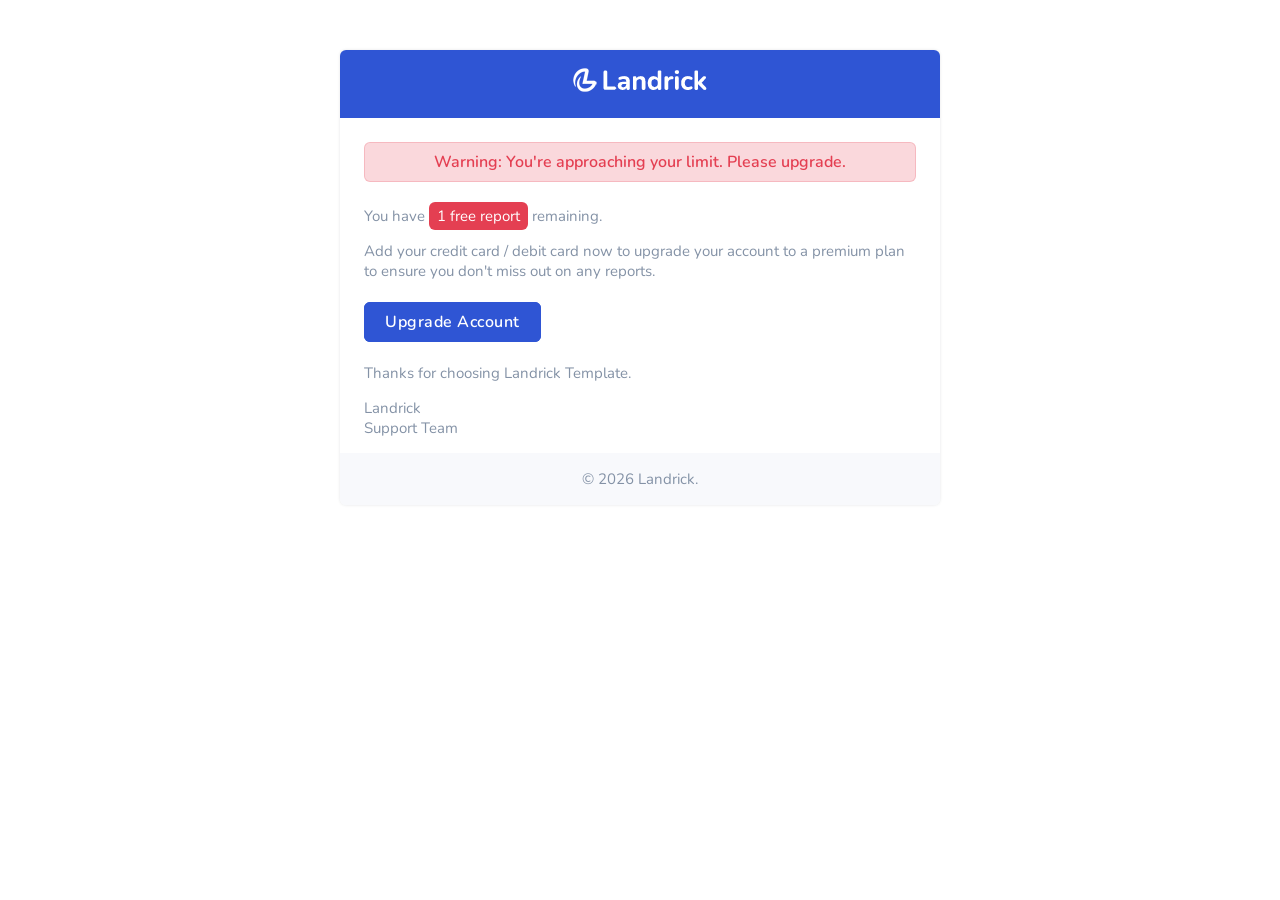
<file: HTML/dashboard/email-alert.html>
<!DOCTYPE html>
<html lang="en">

    <head>
        <meta charset="utf-8" />
        <title>Landrick - Email Alert</title>
        <meta name="viewport" content="width=device-width, initial-scale=1.0">
        <meta name="description" content="Premium Bootstrap 5 Admin Dashboard Template" />
        <meta name="keywords" content="Saas, CRM, Admin, Dashboard, Modern, Classic" />
        <meta name="author" content="Shreethemes" />
        <meta name="email" content="support@shreethemes.in" />
        <meta name="website" content="https://shreethemes.in" />
        <meta name="Version" content="v4.0.0" />
        <!-- favicon -->
        <link rel="shortcut icon" href="assets/images/favicon.ico">
        <!-- Font -->
        <link href="https://fonts.googleapis.com/css?family=Nunito:400,600,700&display=swap" rel="stylesheet">
    </head>

    <body style="font-family: Nunito, sans-serif; font-size: 15px; font-weight: 400;">

        <!-- Hero Start -->
        <div style="margin-top: 50px;">
            <table cellpadding="0" cellspacing="0" style="font-family: Nunito, sans-serif; font-size: 15px; font-weight: 400; max-width: 600px; border: none; margin: 0 auto; border-radius: 6px; overflow: hidden; background-color: #fff; box-shadow: 0 0 3px rgba(60, 72, 88, 0.15);">
                <thead>
                    <tr style="background-color: #2f55d4; padding: 3px 0; line-height: 68px; text-align: center; color: #fff; font-size: 24px; font-weight: 700; letter-spacing: 1px;">
                        <th scope="col"><img src="assets/images/logo-light.png" height="24" alt=""></th>
                    </tr>
                </thead>

                <tbody>
                    <tr>
                        <td style="padding: 24px 24px;">
                            <div style="padding: 8px; color: #e43f52; background-color: rgba(228, 63, 82, 0.2); border: 1px solid rgba(228, 63, 82, 0.2); border-radius: 6px; text-align: center; font-size: 16px; font-weight: 600;">
                                Warning: You're approaching your limit. Please upgrade.
                            </div>
                        </td>
                    </tr>
                    <tr>
                        <td style="padding: 0 24px 15px; color: #8492a6;">
                            <div>
                                You have <span style="color: #fff; background-color: #e43f52; padding: 4px 8px; border-radius: 6px;">1 free report</span> remaining.
                            </div>
                        </td>
                    </tr>
                    <tr>
                        <td style="padding: 0 24px 15px; color: #8492a6;">
                            Add your credit card / debit card now to upgrade your account to a premium plan to ensure you don't miss out on any reports.
                        </td>
                    </tr>

                    <tr>
                        <td style="padding: 15px 24px;">
                            <a href="javascript:void(0)" style="padding: 8px 20px; outline: none; text-decoration: none; font-size: 16px; letter-spacing: 0.5px; transition: all 0.3s; font-weight: 600; border-radius: 6px; background-color: #2f55d4; border: 1px solid #2f55d4; color: #ffffff;">Upgrade Account</a>
                        </td>
                    </tr>

                    <tr>
                        <td style="padding: 15px 24px 0; color: #8492a6;">
                            Thanks for choosing Landrick Template.
                        </td>
                    </tr>

                    <tr>
                        <td style="padding: 15px 24px 15px; color: #8492a6;">
                            Landrick <br> Support Team
                        </td>
                    </tr>

                    <tr>
                        <td style="padding: 16px 8px; color: #8492a6; background-color: #f8f9fc; text-align: center;">
                            © <script>document.write(new Date().getFullYear())</script> Landrick.
                        </td>
                    </tr>
                </tbody>
            </table>
        </div>
        <!-- Hero End -->
    </body>
</html>
</file>
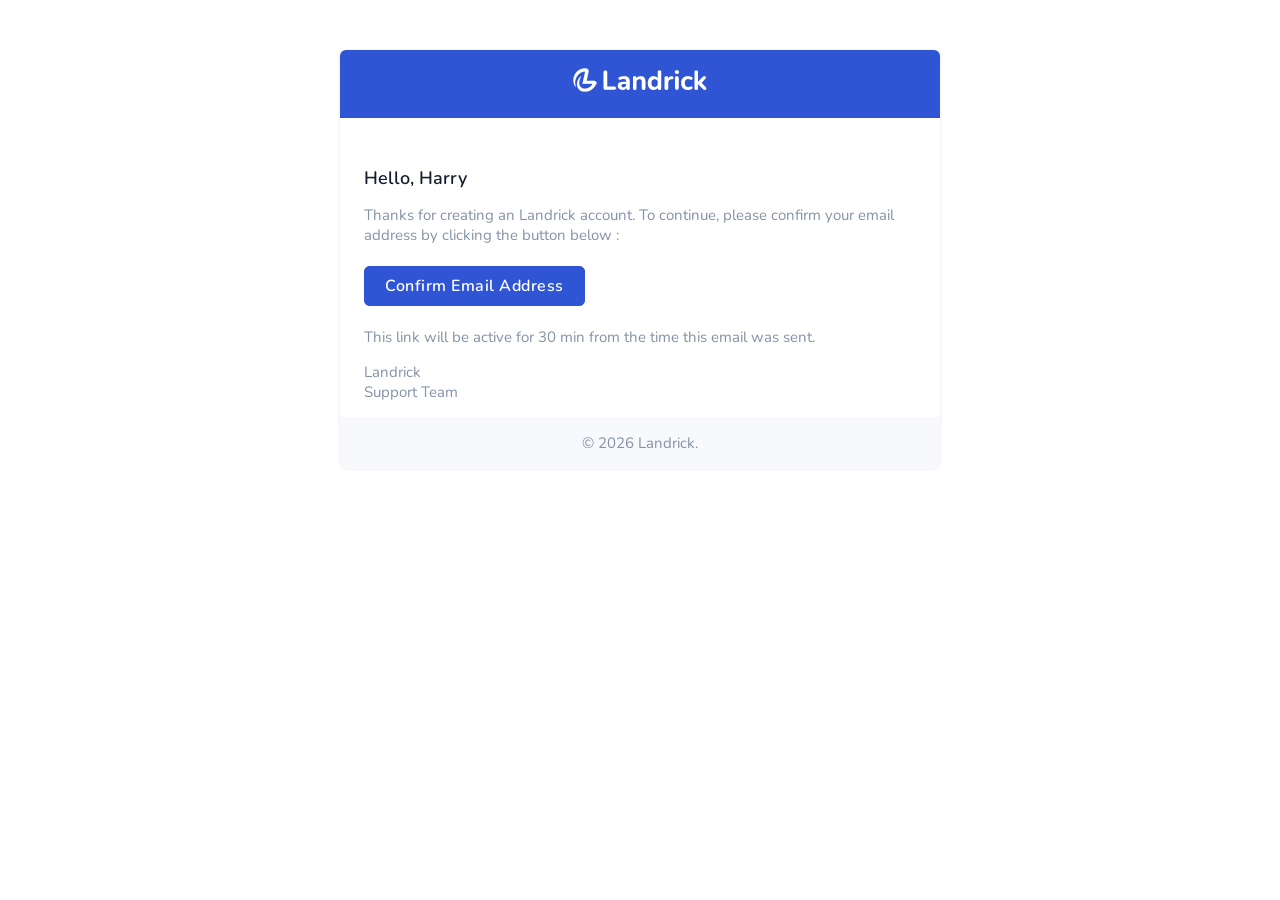
<file: HTML/dashboard/email-confirmation.html>
<!DOCTYPE html>
<html lang="en">

    <head>
        <meta charset="utf-8" />
        <title>Landrick - Email Confirmation</title>
        <meta name="viewport" content="width=device-width, initial-scale=1.0">
        <meta name="description" content="Premium Bootstrap 5 Admin Dashboard Template" />
        <meta name="keywords" content="Saas, CRM, Admin, Dashboard, Modern, Classic" />
        <meta name="author" content="Shreethemes" />
        <meta name="email" content="support@shreethemes.in" />
        <meta name="website" content="https://shreethemes.in" />
        <meta name="Version" content="v4.0.0" />
        <!-- favicon -->
        <link rel="shortcut icon" href="assets/images/favicon.ico">
        <!-- Font -->
        <link href="https://fonts.googleapis.com/css?family=Nunito:400,600,700&display=swap" rel="stylesheet">
        <!-- Main Css -->
        <!-- <link href="css/style.css" rel="stylesheet" type="text/css" /> -->
    </head>

    <body style="font-family: Nunito, sans-serif; font-size: 15px; font-weight: 400;">

        <!-- Hero Start -->
        <div style="margin-top: 50px;">
            <table cellpadding="0" cellspacing="0" style="font-family: Nunito, sans-serif; font-size: 15px; font-weight: 400; max-width: 600px; border: none; margin: 0 auto; border-radius: 6px; overflow: hidden; background-color: #fff; box-shadow: 0 0 3px rgba(60, 72, 88, 0.15);">
                <thead>
                    <tr style="background-color: #2f55d4; padding: 3px 0; border: none; line-height: 68px; text-align: center; color: #fff; font-size: 24px; letter-spacing: 1px;">
                        <th scope="col"><img src="assets/images/logo-light.png" height="24" alt=""></th>
                    </tr>
                </thead>
    
                <tbody>
                    <tr>
                        <td style="padding: 48px 24px 0; color: #161c2d; font-size: 18px; font-weight: 600;">
                            Hello, Harry
                        </td>
                    </tr>
                    <tr>
                        <td style="padding: 15px 24px 15px; color: #8492a6;">
                            Thanks for creating an Landrick account. To continue, please confirm your email address by clicking the button below :
                        </td>
                    </tr>
    
                    <tr>
                        <td style="padding: 15px 24px;">
                            <a href="javascript:void(0)" style="padding: 8px 20px; outline: none; text-decoration: none; font-size: 16px; letter-spacing: 0.5px; transition: all 0.3s; font-weight: 600; border-radius: 6px; background-color: #2f55d4; border: 1px solid #2f55d4; color: #ffffff;">Confirm Email Address</a>
                        </td>
                    </tr>
    
                    <tr>
                        <td style="padding: 15px 24px 0; color: #8492a6;">
                            This link will be active for 30 min from the time this email was sent.
                        </td>
                    </tr>
    
                    <tr>
                        <td style="padding: 15px 24px 15px; color: #8492a6;">
                            Landrick <br> Support Team
                        </td>
                    </tr>
    
                    <tr>
                        <td style="padding: 16px 8px; color: #8492a6; background-color: #f8f9fc; text-align: center;">
                            © <script>document.write(new Date().getFullYear())</script> Landrick.
                        </td>
                    </tr>
                </tbody>
            </table>
        </div>
        <!-- Hero End -->
    </body>
</html>
</file>
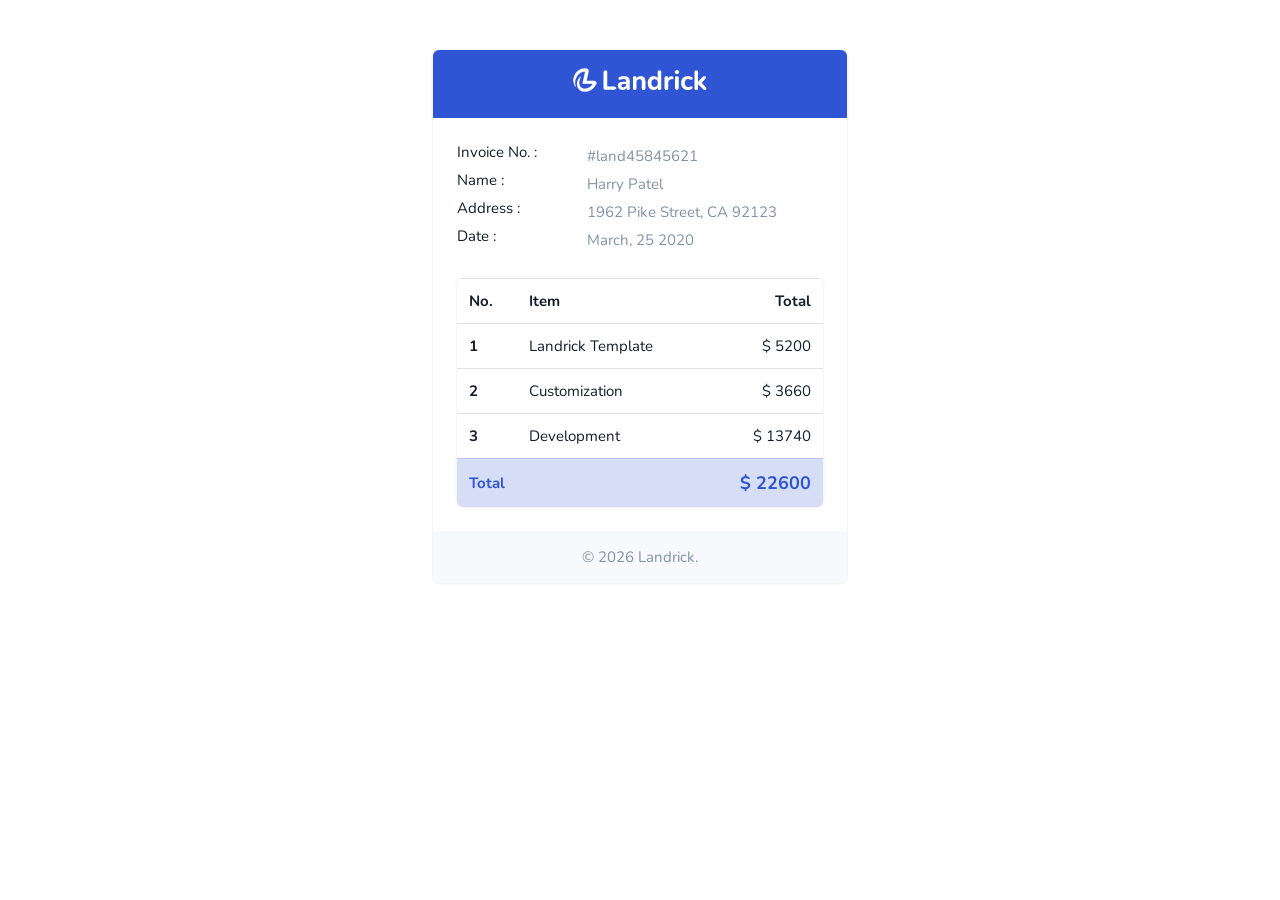
<file: HTML/dashboard/email-invoice.html>
<!DOCTYPE html>
<html lang="en">

    <head>
        <meta charset="utf-8" />
        <title>Landrick - Email Invoice</title>
        <meta name="viewport" content="width=device-width, initial-scale=1.0">
        <meta name="description" content="Premium Bootstrap 5 Admin Dashboard Template" />
        <meta name="keywords" content="Saas, CRM, Admin, Dashboard, Modern, Classic" />
        <meta name="author" content="Shreethemes" />
        <meta name="email" content="support@shreethemes.in" />
        <meta name="website" content="https://shreethemes.in" />
        <meta name="Version" content="v4.0.0" />
        <!-- favicon -->
        <link rel="shortcut icon" href="assets/images/favicon.ico">
        <!-- Font -->
        <link href="https://fonts.googleapis.com/css?family=Nunito:400,600,700&display=swap" rel="stylesheet">
    </head>

    <body style="font-family: Nunito, sans-serif; font-size: 15px; font-weight: 400; color: #161c2d;">

        <!-- Hero Start -->
        <div style="margin-top: 50px;">
            <table cellpadding="0" cellspacing="0" style="font-family: Nunito, sans-serif; font-size: 15px; font-weight: 400; max-width: 600px; border: none; margin: 0 auto; border-radius: 6px; overflow: hidden; background-color: #fff; box-shadow: 0 0 3px rgba(60, 72, 88, 0.15);">
                <thead>
                    <tr style="background-color: #2f55d4; padding: 3px 0; line-height: 68px; text-align: center; color: #fff; font-size: 24px; letter-spacing: 1px;">
                        <th scope="col"><img src="assets/images/logo-light.png" height="24" alt=""></th>
                    </tr>
                </thead>

                <tbody>
                    <tr>
                        <td style="padding: 24px 24px 0;">
                            <table cellpadding="0" cellspacing="0" style="border: none;">
                                <tbody>
                                    <tr>
                                        <td style="min-width: 130px; padding-bottom: 8px;">Invoice No. :</td>
                                        <td style="color: #8492a6;">#land45845621</td>
                                    </tr>
                                    <tr>
                                        <td style="min-width: 130px; padding-bottom: 8px;">Name :</td>
                                        <td style="color: #8492a6;">Harry Patel</td>
                                    </tr>
                                    <tr>
                                        <td style="min-width: 130px; padding-bottom: 8px;">Address :</td>
                                        <td style="color: #8492a6;">1962 Pike Street, CA 92123</td>
                                    </tr>
                                    <tr>
                                        <td style="min-width: 130px; padding-bottom: 8px;">Date :</td>
                                        <td style="color: #8492a6;">March, 25 2020</td>
                                    </tr>
                                </tbody>
                            </table>
                        </td>
                    </tr>
                    
                    <tr>
                        <td style="padding: 24px;">
                            <div style="display: block; overflow-x: auto; -webkit-overflow-scrolling: touch; border-radius: 6px; box-shadow: 0 0 3px rgba(60, 72, 88, 0.15);">
                                <table cellpadding="0" cellspacing="0">
                                    <thead class="bg-light">
                                        <tr>
                                            <th scope="col" style="text-align: left; vertical-align: bottom; border-top: 1px solid #dee2e6; padding: 12px;">No.</th>
                                            <th scope="col" style="text-align: left; vertical-align: bottom; border-top: 1px solid #dee2e6; padding: 12px; width: 200px;">Item</th>
                                            <th scope="col" style="text-align: end; vertical-align: bottom; border-top: 1px solid #dee2e6; padding: 12px;">Total</th>
                                        </tr>
                                    </thead>
                                    <tbody>
                                        <tr>
                                            <th scope="row" style="text-align: left; padding: 12px; border-top: 1px solid #dee2e6;">1</th>
                                            <td style="text-align: left; padding: 12px; border-top: 1px solid #dee2e6;">Landrick Template</td>
                                            <td style="text-align: end; padding: 12px; border-top: 1px solid #dee2e6;">$ 5200</td>
                                        </tr>
                                        <tr>
                                            <th scope="row" style="text-align: left; padding: 12px; border-top: 1px solid #dee2e6;">2</th>
                                            <td style="text-align: left; padding: 12px; border-top: 1px solid #dee2e6;">Customization</td>
                                            <td style="text-align: end; padding: 12px; border-top: 1px solid #dee2e6;">$ 3660</td>
                                        </tr>
                                        <tr>
                                            <th scope="row" style="text-align: left; padding: 12px; border-top: 1px solid #dee2e6;">3</th>
                                            <td style="text-align: left; padding: 12px; border-top: 1px solid #dee2e6;">Development</td>
                                            <td style="text-align: end; padding: 12px; border-top: 1px solid #dee2e6;">$ 13740</td>
                                        </tr>

                                        <tr style="background-color: rgba(47, 85, 212, 0.2); color: #2f55d4; overflow-x: hidden;">
                                            <th scope="row" style="text-align: left; padding: 12px; border-top: 1px solid rgba(47, 85, 212, 0.2);">Total</th>
                                            <td colspan="2" style="text-align: end; font-weight: 700; font-size: 18px; padding: 12px; border-top: 1px solid rgba(47, 85, 212, 0.2);">$ 22600</td>
                                        </tr>
                                    </tbody>
                                </table>
                            </div>
                        </td>
                    </tr>

                    <tr>
                        <td style="padding: 16px 8px; color: #8492a6; background-color: #f8f9fc; text-align: center;">
                            © <script>document.write(new Date().getFullYear())</script> Landrick.
                        </td>
                    </tr>
                </tbody>
            </table>
        </div>
        <!-- Hero End -->
    </body>
</html>
</file>
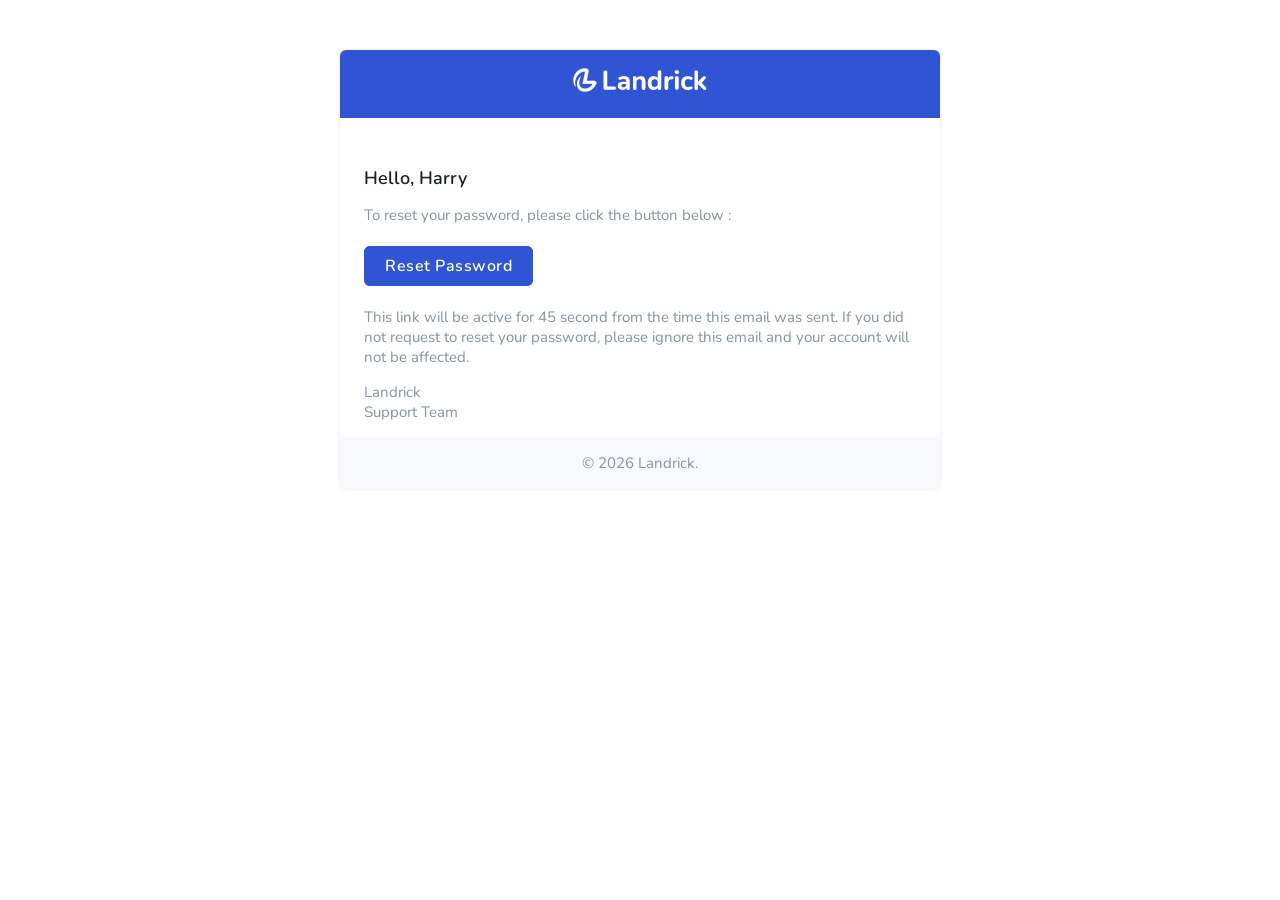
<file: HTML/dashboard/email-password-reset.html>
<!DOCTYPE html>
<html lang="en">

    <head>
        <meta charset="utf-8" />
        <title>Landrick - Email Reset Password</title>
        <meta name="viewport" content="width=device-width, initial-scale=1.0">
        <meta name="description" content="Premium Bootstrap 5 Admin Dashboard Template" />
        <meta name="keywords" content="Saas, CRM, Admin, Dashboard, Modern, Classic" />
        <meta name="author" content="Shreethemes" />
        <meta name="email" content="support@shreethemes.in" />
        <meta name="website" content="https://shreethemes.in" />
        <meta name="Version" content="v4.0.0" />
        <!-- favicon -->
        <link rel="shortcut icon" href="assets/images/favicon.ico">
        <!-- Font -->
        <link href="https://fonts.googleapis.com/css?family=Nunito:400,600,700&display=swap" rel="stylesheet">
    </head>

    <body style="font-family: Nunito, sans-serif; font-size: 15px; font-weight: 400;">

        <!-- Hero Start -->
        <div style="margin-top: 50px;">
            <table cellpadding="0" cellspacing="0" style="font-family: Nunito, sans-serif; font-size: 15px; font-weight: 400; max-width: 600px; border: none; margin: 0 auto; border-radius: 6px; overflow: hidden; background-color: #fff; box-shadow: 0 0 3px rgba(60, 72, 88, 0.15);">
                <thead>
                    <tr style="background-color: #2f55d4; padding: 3px 0; line-height: 68px; text-align: center; color: #fff; font-size: 24px; font-weight: 700; letter-spacing: 1px;">
                        <th scope="col"><img src="assets/images/logo-light.png" height="24" alt=""></th>
                    </tr>
                </thead>

                <tbody>
                    <tr>
                        <td style="padding: 48px 24px 0; color: #161c2d; font-size: 18px; font-weight: 600;">
                            Hello, Harry
                        </td>
                    </tr>
                    <tr>
                        <td style="padding: 15px 24px 15px; color: #8492a6;">
                            To reset your password, please click the button below :
                        </td>
                    </tr>

                    <tr>
                        <td style="padding: 15px 24px;">
                            <a href="javascript:void(0)" style="padding: 8px 20px; outline: none; text-decoration: none; font-size: 16px; letter-spacing: 0.5px; transition: all 0.3s; font-weight: 600; border-radius: 6px; background-color: #2f55d4; border: 1px solid #2f55d4; color: #ffffff;">Reset Password</a>
                        </td>
                    </tr>

                    <tr>
                        <td style="padding: 15px 24px 0; color: #8492a6;">
                            This link will be active for 45 second from the time this email was sent. If you did not request to reset your password, please ignore this email and your account will not be affected.
                        </td>
                    </tr>

                    <tr>
                        <td style="padding: 15px 24px 15px; color: #8492a6;">
                            Landrick <br> Support Team
                        </td>
                    </tr>

                    <tr>
                        <td style="padding: 16px 8px; color: #8492a6; background-color: #f8f9fc; text-align: center;">
                            © <script>document.write(new Date().getFullYear())</script> Landrick.
                        </td>
                    </tr>
                </tbody>
            </table>
        </div>
        <!-- Hero End -->
    </body>
</html>
</file>
<file: Documentation/css/style.css>
/* Template Name: Landrick - Saas & Software Landing Page Template
   Author: Shreethemes
   E-mail: support@shreethemes.in
   Created: August 2019
   File Description: Main CSS file of the template documenation file
*/

@import url("https://fonts.googleapis.com/css?family=Nunito+Sans:400,600,700&display=swap");
body {
  font-family: "Nunito Sans", sans-serif;
  overflow-x: hidden !important;
  font-size: 16px;
  color: #3c4858;
}

h1, h2, h3, h4, h5, h6, .h1, .h2, .h3, .h4, .h5, .h6 {
  font-family: "Nunito Sans", sans-serif;
  line-height: 1.5;
  font-weight: 600;
}

::-moz-selection {
  background: #6c757d;
  color: #ffffff;
}

::selection {
  background: #6c757d;
  color: #ffffff;
}

a {
  text-decoration: none !important;
}

p {
  letter-spacing: 0.03em;
  line-height: 1.8;
}

h1 {
  font-size: 42px !important;
}

h2 {
  font-size: 36px !important;
}

h3 {
  font-size: 30px !important;
}

h4 {
  font-size: 24px !important;
}

h5 {
  font-size: 20px !important;
}

h6 {
  font-size: 16px !important;
}

.display-1 {
  font-size: 80px !important;
}

.display-2 {
  font-size: 72px !important;
}

.display-3 {
  font-size: 64px !important;
}

.display-4 {
  font-size: 56px !important;
}

.bg-primary {
  background-color: #506efa !important;
}

.text-primary {
  color: #506efa !important;
}

a.text-primary:hover, a.text-primary:focus {
  color: #3759f9 !important;
}

.bg-secondary {
  background-color: #727981 !important;
}

.text-secondary {
  color: #727981 !important;
}

a.text-secondary:hover, a.text-secondary:focus {
  color: #666c73 !important;
}

.bg-success {
  background-color: #25b865 !important;
}

.text-success {
  color: #25b865 !important;
}

a.text-success:hover, a.text-success:focus {
  color: #21a359 !important;
}

.bg-warning {
  background-color: #e49e3d !important;
}

.text-warning {
  color: #e49e3d !important;
}

a.text-warning:hover, a.text-warning:focus {
  color: #e19327 !important;
}

.bg-info {
  background-color: #41b2c4 !important;
}

.text-info {
  color: #41b2c4 !important;
}

a.text-info:hover, a.text-info:focus {
  color: #38a3b4 !important;
}

.bg-danger {
  background-color: #d13b4c !important;
}

.text-danger {
  color: #d13b4c !important;
}

a.text-danger:hover, a.text-danger:focus {
  color: #c42e3f !important;
}

.bg-dark {
  background-color: #3c4858 !important;
}

.text-dark {
  color: #3c4858 !important;
}

a.text-dark:hover, a.text-dark:focus {
  color: #323c49 !important;
}

.bg-muted {
  background-color: #8492a6 !important;
}

.text-muted {
  color: #8492a6 !important;
}

a.text-muted:hover, a.text-muted:focus {
  color: #75859b !important;
}

.bg-light {
  background-color: #f9fafc !important;
}

.text-light {
  color: #f9fafc !important;
}

a.text-light:hover, a.text-light:focus {
  color: #e8ecf4 !important;
}

.bg-footer {
  background-color: #465467 !important;
}

.text-footer {
  color: #465467 !important;
}

a.text-footer:hover, a.text-footer:focus {
  color: #3c4858 !important;
}

.list-inline-item:not(:last-child) {
  margin-right: 0px;
  margin-bottom: 5px;
}

.rounded {
  border-radius: 5px !important;
}

.rounded-top {
  border-top-left-radius: 5px !important;
  border-top-right-radius: 5px !important;
}

.rounded-left {
  border-top-left-radius: 5px !important;
  border-bottom-left-radius: 5px !important;
}

.rounded-bottom {
  border-bottom-left-radius: 5px !important;
  border-bottom-right-radius: 5px !important;
}

.rounded-right {
  border-top-right-radius: 5px !important;
  border-bottom-right-radius: 5px !important;
}

.rounded-pill {
  border-radius: 30px !important;
}

.border {
  border: 1px solid #e9ecef !important;
}

.border-top {
  border-top: 1px solid #e9ecef !important;
}

.border-bottom {
  border-bottom: 1px solid #e9ecef !important;
}

.border-left {
  border-left: 1px solid #e9ecef !important;
}

.border-right {
  border-right: 1px solid #e9ecef !important;
}

.modal-open {
  padding-right: 0 !important;
}

.btn-primary {
  background-color: #506efa !important;
  border: 1px solid #506efa !important;
  color: #ffffff !important;
  -webkit-box-shadow: 0 3px 5px 0 rgba(80, 110, 250, 0.3);
          box-shadow: 0 3px 5px 0 rgba(80, 110, 250, 0.3);
}

.btn-primary:hover, .btn-primary:focus, .btn-primary:active, .btn-primary.active, .btn-primary.focus {
  background-color: #1e45f9 !important;
  border-color: #1e45f9 !important;
  color: #ffffff !important;
}

.btn-outline-primary {
  border: 1px solid #506efa;
  color: #506efa;
  background-color: transparent;
}

.btn-outline-primary:hover, .btn-outline-primary:focus, .btn-outline-primary:active, .btn-outline-primary.active, .btn-outline-primary.focus, .btn-outline-primary:not(:disabled):not(.disabled):active {
  background-color: #506efa;
  border-color: #506efa;
  color: #ffffff;
  -webkit-box-shadow: 0 3px 5px 0 rgba(80, 110, 250, 0.3);
          box-shadow: 0 3px 5px 0 rgba(80, 110, 250, 0.3);
}

.btn-link-primary {
  color: #506efa;
}

.btn-link-primary:hover, .btn-link-primary:focus, .btn-link-primary:active, .btn-link-primary.active, .btn-link-primary.focus, .btn-link-primary:not(:disabled):not(.disabled):active {
  color: #1e45f9 !important;
}

.btn-secondary {
  background-color: #727981 !important;
  border: 1px solid #727981 !important;
  color: #ffffff !important;
  -webkit-box-shadow: 0 3px 5px 0 rgba(114, 121, 129, 0.3);
          box-shadow: 0 3px 5px 0 rgba(114, 121, 129, 0.3);
}

.btn-secondary:hover, .btn-secondary:focus, .btn-secondary:active, .btn-secondary.active, .btn-secondary.focus {
  background-color: #5a6066 !important;
  border-color: #5a6066 !important;
  color: #ffffff !important;
}

.btn-outline-secondary {
  border: 1px solid #727981;
  color: #727981;
  background-color: transparent;
}

.btn-outline-secondary:hover, .btn-outline-secondary:focus, .btn-outline-secondary:active, .btn-outline-secondary.active, .btn-outline-secondary.focus, .btn-outline-secondary:not(:disabled):not(.disabled):active {
  background-color: #727981;
  border-color: #727981;
  color: #ffffff;
  -webkit-box-shadow: 0 3px 5px 0 rgba(114, 121, 129, 0.3);
          box-shadow: 0 3px 5px 0 rgba(114, 121, 129, 0.3);
}

.btn-link-secondary {
  color: #727981;
}

.btn-link-secondary:hover, .btn-link-secondary:focus, .btn-link-secondary:active, .btn-link-secondary.active, .btn-link-secondary.focus, .btn-link-secondary:not(:disabled):not(.disabled):active {
  color: #5a6066 !important;
}

.btn-success {
  background-color: #25b865 !important;
  border: 1px solid #25b865 !important;
  color: #ffffff !important;
  -webkit-box-shadow: 0 3px 5px 0 rgba(37, 184, 101, 0.3);
          box-shadow: 0 3px 5px 0 rgba(37, 184, 101, 0.3);
}

.btn-success:hover, .btn-success:focus, .btn-success:active, .btn-success.active, .btn-success.focus {
  background-color: #1c8e4e !important;
  border-color: #1c8e4e !important;
  color: #ffffff !important;
}

.btn-outline-success {
  border: 1px solid #25b865;
  color: #25b865;
  background-color: transparent;
}

.btn-outline-success:hover, .btn-outline-success:focus, .btn-outline-success:active, .btn-outline-success.active, .btn-outline-success.focus, .btn-outline-success:not(:disabled):not(.disabled):active {
  background-color: #25b865;
  border-color: #25b865;
  color: #ffffff;
  -webkit-box-shadow: 0 3px 5px 0 rgba(37, 184, 101, 0.3);
          box-shadow: 0 3px 5px 0 rgba(37, 184, 101, 0.3);
}

.btn-link-success {
  color: #25b865;
}

.btn-link-success:hover, .btn-link-success:focus, .btn-link-success:active, .btn-link-success.active, .btn-link-success.focus, .btn-link-success:not(:disabled):not(.disabled):active {
  color: #1c8e4e !important;
}

.btn-warning {
  background-color: #e49e3d !important;
  border: 1px solid #e49e3d !important;
  color: #ffffff !important;
  -webkit-box-shadow: 0 3px 5px 0 rgba(228, 158, 61, 0.3);
          box-shadow: 0 3px 5px 0 rgba(228, 158, 61, 0.3);
}

.btn-warning:hover, .btn-warning:focus, .btn-warning:active, .btn-warning.active, .btn-warning.focus {
  background-color: #d1861d !important;
  border-color: #d1861d !important;
  color: #ffffff !important;
}

.btn-outline-warning {
  border: 1px solid #e49e3d;
  color: #e49e3d;
  background-color: transparent;
}

.btn-outline-warning:hover, .btn-outline-warning:focus, .btn-outline-warning:active, .btn-outline-warning.active, .btn-outline-warning.focus, .btn-outline-warning:not(:disabled):not(.disabled):active {
  background-color: #e49e3d;
  border-color: #e49e3d;
  color: #ffffff;
  -webkit-box-shadow: 0 3px 5px 0 rgba(228, 158, 61, 0.3);
          box-shadow: 0 3px 5px 0 rgba(228, 158, 61, 0.3);
}

.btn-link-warning {
  color: #e49e3d;
}

.btn-link-warning:hover, .btn-link-warning:focus, .btn-link-warning:active, .btn-link-warning.active, .btn-link-warning.focus, .btn-link-warning:not(:disabled):not(.disabled):active {
  color: #d1861d !important;
}

.btn-info {
  background-color: #41b2c4 !important;
  border: 1px solid #41b2c4 !important;
  color: #ffffff !important;
  -webkit-box-shadow: 0 3px 5px 0 rgba(65, 178, 196, 0.3);
          box-shadow: 0 3px 5px 0 rgba(65, 178, 196, 0.3);
}

.btn-info:hover, .btn-info:focus, .btn-info:active, .btn-info.active, .btn-info.focus {
  background-color: #3291a0 !important;
  border-color: #3291a0 !important;
  color: #ffffff !important;
}

.btn-outline-info {
  border: 1px solid #41b2c4;
  color: #41b2c4;
  background-color: transparent;
}

.btn-outline-info:hover, .btn-outline-info:focus, .btn-outline-info:active, .btn-outline-info.active, .btn-outline-info.focus, .btn-outline-info:not(:disabled):not(.disabled):active {
  background-color: #41b2c4;
  border-color: #41b2c4;
  color: #ffffff;
  -webkit-box-shadow: 0 3px 5px 0 rgba(65, 178, 196, 0.3);
          box-shadow: 0 3px 5px 0 rgba(65, 178, 196, 0.3);
}

.btn-link-info {
  color: #41b2c4;
}

.btn-link-info:hover, .btn-link-info:focus, .btn-link-info:active, .btn-link-info.active, .btn-link-info.focus, .btn-link-info:not(:disabled):not(.disabled):active {
  color: #3291a0 !important;
}

.btn-danger {
  background-color: #d13b4c !important;
  border: 1px solid #d13b4c !important;
  color: #ffffff !important;
  -webkit-box-shadow: 0 3px 5px 0 rgba(209, 59, 76, 0.3);
          box-shadow: 0 3px 5px 0 rgba(209, 59, 76, 0.3);
}

.btn-danger:hover, .btn-danger:focus, .btn-danger:active, .btn-danger.active, .btn-danger.focus {
  background-color: #b02938 !important;
  border-color: #b02938 !important;
  color: #ffffff !important;
}

.btn-outline-danger {
  border: 1px solid #d13b4c;
  color: #d13b4c;
  background-color: transparent;
}

.btn-outline-danger:hover, .btn-outline-danger:focus, .btn-outline-danger:active, .btn-outline-danger.active, .btn-outline-danger.focus, .btn-outline-danger:not(:disabled):not(.disabled):active {
  background-color: #d13b4c;
  border-color: #d13b4c;
  color: #ffffff;
  -webkit-box-shadow: 0 3px 5px 0 rgba(209, 59, 76, 0.3);
          box-shadow: 0 3px 5px 0 rgba(209, 59, 76, 0.3);
}

.btn-link-danger {
  color: #d13b4c;
}

.btn-link-danger:hover, .btn-link-danger:focus, .btn-link-danger:active, .btn-link-danger.active, .btn-link-danger.focus, .btn-link-danger:not(:disabled):not(.disabled):active {
  color: #b02938 !important;
}

.btn-dark {
  background-color: #3c4858 !important;
  border: 1px solid #3c4858 !important;
  color: #ffffff !important;
  -webkit-box-shadow: 0 3px 5px 0 rgba(60, 72, 88, 0.3);
          box-shadow: 0 3px 5px 0 rgba(60, 72, 88, 0.3);
}

.btn-dark:hover, .btn-dark:focus, .btn-dark:active, .btn-dark.active, .btn-dark.focus {
  background-color: #272f3a !important;
  border-color: #272f3a !important;
  color: #ffffff !important;
}

.btn-outline-dark {
  border: 1px solid #3c4858;
  color: #3c4858;
  background-color: transparent;
}

.btn-outline-dark:hover, .btn-outline-dark:focus, .btn-outline-dark:active, .btn-outline-dark.active, .btn-outline-dark.focus, .btn-outline-dark:not(:disabled):not(.disabled):active {
  background-color: #3c4858;
  border-color: #3c4858;
  color: #ffffff;
  -webkit-box-shadow: 0 3px 5px 0 rgba(60, 72, 88, 0.3);
          box-shadow: 0 3px 5px 0 rgba(60, 72, 88, 0.3);
}

.btn-link-dark {
  color: #3c4858;
}

.btn-link-dark:hover, .btn-link-dark:focus, .btn-link-dark:active, .btn-link-dark.active, .btn-link-dark.focus, .btn-link-dark:not(:disabled):not(.disabled):active {
  color: #272f3a !important;
}

.btn-muted {
  background-color: #8492a6 !important;
  border: 1px solid #8492a6 !important;
  color: #ffffff !important;
  -webkit-box-shadow: 0 3px 5px 0 rgba(132, 146, 166, 0.3);
          box-shadow: 0 3px 5px 0 rgba(132, 146, 166, 0.3);
}

.btn-muted:hover, .btn-muted:focus, .btn-muted:active, .btn-muted.active, .btn-muted.focus {
  background-color: #68788f !important;
  border-color: #68788f !important;
  color: #ffffff !important;
}

.btn-outline-muted {
  border: 1px solid #8492a6;
  color: #8492a6;
  background-color: transparent;
}

.btn-outline-muted:hover, .btn-outline-muted:focus, .btn-outline-muted:active, .btn-outline-muted.active, .btn-outline-muted.focus, .btn-outline-muted:not(:disabled):not(.disabled):active {
  background-color: #8492a6;
  border-color: #8492a6;
  color: #ffffff;
  -webkit-box-shadow: 0 3px 5px 0 rgba(132, 146, 166, 0.3);
          box-shadow: 0 3px 5px 0 rgba(132, 146, 166, 0.3);
}

.btn-link-muted {
  color: #8492a6;
}

.btn-link-muted:hover, .btn-link-muted:focus, .btn-link-muted:active, .btn-link-muted.active, .btn-link-muted.focus, .btn-link-muted:not(:disabled):not(.disabled):active {
  color: #68788f !important;
}

.btn-light {
  background-color: #f9fafc !important;
  border: 1px solid #f9fafc !important;
  color: #ffffff !important;
  -webkit-box-shadow: 0 3px 5px 0 rgba(249, 250, 252, 0.3);
          box-shadow: 0 3px 5px 0 rgba(249, 250, 252, 0.3);
}

.btn-light:hover, .btn-light:focus, .btn-light:active, .btn-light.active, .btn-light.focus {
  background-color: #d7deeb !important;
  border-color: #d7deeb !important;
  color: #ffffff !important;
}

.btn-outline-light {
  border: 1px solid #f9fafc;
  color: #f9fafc;
  background-color: transparent;
}

.btn-outline-light:hover, .btn-outline-light:focus, .btn-outline-light:active, .btn-outline-light.active, .btn-outline-light.focus, .btn-outline-light:not(:disabled):not(.disabled):active {
  background-color: #f9fafc;
  border-color: #f9fafc;
  color: #ffffff;
  -webkit-box-shadow: 0 3px 5px 0 rgba(249, 250, 252, 0.3);
          box-shadow: 0 3px 5px 0 rgba(249, 250, 252, 0.3);
}

.btn-link-light {
  color: #f9fafc;
}

.btn-link-light:hover, .btn-link-light:focus, .btn-link-light:active, .btn-link-light.active, .btn-link-light.focus, .btn-link-light:not(:disabled):not(.disabled):active {
  color: #d7deeb !important;
}

.btn-footer {
  background-color: #465467 !important;
  border: 1px solid #465467 !important;
  color: #ffffff !important;
  -webkit-box-shadow: 0 3px 5px 0 rgba(70, 84, 103, 0.3);
          box-shadow: 0 3px 5px 0 rgba(70, 84, 103, 0.3);
}

.btn-footer:hover, .btn-footer:focus, .btn-footer:active, .btn-footer.active, .btn-footer.focus {
  background-color: #323c49 !important;
  border-color: #323c49 !important;
  color: #ffffff !important;
}

.btn-outline-footer {
  border: 1px solid #465467;
  color: #465467;
  background-color: transparent;
}

.btn-outline-footer:hover, .btn-outline-footer:focus, .btn-outline-footer:active, .btn-outline-footer.active, .btn-outline-footer.focus, .btn-outline-footer:not(:disabled):not(.disabled):active {
  background-color: #465467;
  border-color: #465467;
  color: #ffffff;
  -webkit-box-shadow: 0 3px 5px 0 rgba(70, 84, 103, 0.3);
          box-shadow: 0 3px 5px 0 rgba(70, 84, 103, 0.3);
}

.btn-link-footer {
  color: #465467;
}

.btn-link-footer:hover, .btn-link-footer:focus, .btn-link-footer:active, .btn-link-footer.active, .btn-link-footer.focus, .btn-link-footer:not(:disabled):not(.disabled):active {
  color: #323c49 !important;
}

.btn {
  padding: 8px 20px;
  outline: none;
  text-decoration: none;
  font-size: 14px;
  letter-spacing: 0.5px;
  -webkit-transition: all 0.3s;
  transition: all 0.3s;
  font-weight: 500;
  border-radius: 5px;
}

.btn:focus {
  -webkit-box-shadow: none !important;
          box-shadow: none !important;
}

.btn.btn-sm {
  padding: 7px 16px;
  font-size: 10px;
}

.btn.btn-lg {
  padding: 14px 30px;
  font-size: 16px;
}

.btn.searchbtn {
  padding: 6px 20px;
}

.btn.btn-pills {
  border-radius: 30px;
}

.btn.btn-light {
  color: #3c4858 !important;
  background: #f9fafc !important;
  border: 1px solid #dee2e6 !important;
}

.btn.btn-light:hover, .btn.btn-light:focus, .btn.btn-light:active, .btn.btn-light.active, .btn.btn-light.focus {
  background-color: #f2f4f9 !important;
  color: #3c4858;
}

.btn.btn-outline-light {
  border: 1px solid #dee2e6 !important;
  color: #3c4858 !important;
  background-color: transparent;
}

.btn.btn-outline-light:hover, .btn.btn-outline-light:focus, .btn.btn-outline-light:active, .btn.btn-outline-light.active, .btn.btn-outline-light.focus {
  background-color: #f9fafc !important;
  color: #3c4858 !important;
}

.btn.btn-icon {
  display: inline-block;
  height: 35px;
  text-align: center;
  width: 35px;
  line-height: 32px;
  padding: 0;
}

.section {
  padding: 80px 0;
  position: relative;
}

.social-icon li a {
  color: #3c4858;
  border: 1px solid #3c4858;
  display: inline-block;
  height: 35px;
  text-align: center;
  font-size: 16px;
  width: 35px;
  line-height: 35px;
  -webkit-transition: all 0.4s ease;
  transition: all 0.4s ease;
  border-radius: 50%;
}

.social-icon li a:hover {
  background-color: #506efa;
  border-color: #506efa !important;
  color: #ffffff !important;
}

.social-icon.social li a {
  color: #adb5bd;
  border-color: #adb5bd;
}

.section-title {
  position: relative;
}

.section-title .title {
  letter-spacing: 0.5px;
}

.credit-links li a {
  -webkit-transition: all 0.5s ease;
  transition: all 0.5s ease;
}

.credit-links li a:hover {
  color: #506efa !important;
}

footer {
  padding: 30px 0;
  color: #adb5bd;
}

@media (max-width: 768px) {
  .display-1 {
    font-size: 56px !important;
  }
  .display-2 {
    font-size: 50px !important;
  }
  .display-3 {
    font-size: 42px !important;
  }
  .display-4 {
    font-size: 36px !important;
  }
}

.sidenav .logo-border {
  border-bottom-color: #506efa !important;
}

.sidenav .logo {
  color: #3c4858 !important;
  font-weight: 600;
  font-size: 28px;
}

.sidenav .navbar-custom {
  margin-top: 0px;
  color: #3c4858 !important;
}

.sidenav .navbar-custom .navbar-nav {
  display: block;
}

.sidenav .navbar-custom .navbar-nav .nav-link {
  padding-right: 0px;
  padding-left: 0px;
}

.sidenav .navbar-custom .navbar-nav li a {
  line-height: 20px;
  color: #3c4858;
  font-size: 14px;
  -webkit-transition: all 0.4s;
  transition: all 0.4s;
  font-weight: 700;
  background-color: transparent !important;
  padding: 6px 0;
  margin: 15px 10px;
  letter-spacing: 0.6px;
  font-family: "Nunito Sans", sans-serif;
}

.sidenav .navbar-custom .navbar-nav li.active a,
.sidenav .navbar-custom .navbar-nav li a:hover,
.sidenav .navbar-custom .navbar-nav li a:active {
  color: #506efa !important;
}

.navbar-toggler {
  font-size: 24px;
  margin-top: 5px;
  padding-right: 15px;
  margin-bottom: 0px;
  color: #3c4858;
}

.navbar-toggle {
  font-size: 24px;
  margin-top: 5px;
  margin-bottom: 0px;
  color: #ffffff;
}

.nav .open > a,
.nav .open > a:focus,
.nav .open > a:hover {
  background-color: transparent;
  border-color: #506efa;
}

.navbar-custom .navbar-toggles {
  padding: .25rem .75rem;
  font-size: 18px;
  background: 0 0;
  border: 1px solid transparent;
  color: #3c4858;
  outline: 0;
}

.navbar-custom .navbar-toggles-icon {
  display: inline-block;
  width: 1.5em;
  height: 1.5em;
  vertical-align: middle;
}

.menu-toggle {
  padding: 4.5px 10px !important;
}

.menu-toggle span {
  line-height: 27px;
}

/*---NAVBAR STICKY---*/
.nav-sticky.navbar-custom .navbar-nav li a {
  color: #3c4858;
}

.nav-sticky.navbar-custom .navbar-nav li.active,
.nav-sticky.navbar-custom .navbar-nav li a:hover,
.nav-sticky.navbar-custom .navbar-nav li a:active {
  color: #506efa !important;
}

.nav-sticky.navbar-custom.sticky-light {
  background-color: #3c4858;
}

.nav-sticky.navbar-custom .navbar-toggles {
  padding: .25rem .75rem;
  border: 1px solid transparent;
  outline: 0;
}

.nav-sticky .navbar-nav {
  margin-top: 0px;
}

.nav-sticky .logo {
  color: #3c4858 !important;
}

.bottom-social {
  position: absolute;
  right: 0;
  left: 0;
  bottom: 10px;
  z-index: 2;
}

@media (min-width: 992px) {
  .sidenav {
    position: fixed;
    height: 100%;
    width: 260px;
    z-index: 1;
    top: 0;
    left: 0;
    overflow-x: hidden;
  }
  .navbar-expand-lg .navbar-collapse {
    display: block !important;
  }
  .main {
    margin-left: 280px;
  }
}

@media (max-width: 991px) {
  .navbar-custom {
    position: fixed;
    left: 0;
    top: 0;
    right: 0;
    z-index: 99;
    margin-top: 0px;
    padding: 10px 0px !important;
    -webkit-box-shadow: 0 0 3px rgba(22, 28, 45, 0.15);
            box-shadow: 0 0 3px rgba(22, 28, 45, 0.15);
  }
}

@media (min-width: 768px) and (max-width: 1366px) {
  .navbar-expand-lg .navbar-collapse {
    margin-right: 10px;
  }
}

@media (max-width: 768px) {
  .sidenav .navbar-custom .navbar-nav li a {
    padding: 0;
  }
  .navbar-toggler i {
    font-size: 24px;
    margin-top: 0px;
    margin-bottom: 0px;
    color: #ffffff;
  }
  .logo {
    font-size: 22px !important;
    margin-left: 15px;
  }
  .navbar-custom {
    margin-left: 0;
  }
  .main {
    margin-left: 0px;
    padding: 0px;
  }
  .navbar-custom .navbar-nav li a {
    line-height: 10px;
  }
}

@media (max-height: 700px) {
  .bottom-social {
    margin-top: 30px;
    position: relative;
    padding-left: 40px;
  }
}

@media (max-height: 450px) {
  .sidenav {
    padding-top: 15px;
  }
  .sidenav a {
    font-size: 18px;
  }
}
</file>
<file: HTML/dashboard/assets/css/simplebar.css>
[data-simplebar] {
  position: relative;
  flex-direction: column;
  flex-wrap: wrap;
  justify-content: flex-start;
  align-content: flex-start;
  align-items: flex-start;
}

.simplebar-wrapper {
  overflow: hidden;
  width: inherit;
  height: inherit;
  max-width: inherit;
  max-height: inherit;
}

.simplebar-mask {
  direction: inherit;
  position: absolute;
  overflow: hidden;
  padding: 0;
  margin: 0;
  left: 0;
  top: 0;
  bottom: 0;
  right: 0;
  width: auto !important;
  height: auto !important;
  z-index: 0;
}

.simplebar-offset {
  direction: inherit !important;
  box-sizing: inherit !important;
  resize: none !important;
  position: absolute;
  top: 0;
  left: 0;
  bottom: 0;
  right: 0;
  padding: 0;
  margin: 0;
  -webkit-overflow-scrolling: touch;
}

.simplebar-content-wrapper {
  direction: inherit;
  box-sizing: border-box !important;
  position: relative;
  display: block;
  height: 100%; /* Required for horizontal native scrollbar to not appear if parent is taller than natural height */
  width: auto;
  max-width: 100%; /* Not required for horizontal scroll to trigger */
  max-height: 100%; /* Needed for vertical scroll to trigger */
  scrollbar-width: none;
  -ms-overflow-style: none;
}

.simplebar-content-wrapper::-webkit-scrollbar,
.simplebar-hide-scrollbar::-webkit-scrollbar {
  width: 0;
  height: 0;
}

.simplebar-content:before,
.simplebar-content:after {
  content: ' ';
  display: table;
}

.simplebar-placeholder {
  max-height: 100%;
  max-width: 100%;
  width: 100%;
  pointer-events: none;
}

.simplebar-height-auto-observer-wrapper {
  box-sizing: inherit !important;
  height: 100%;
  width: 100%;
  max-width: 1px;
  position: relative;
  float: left;
  max-height: 1px;
  overflow: hidden;
  z-index: -1;
  padding: 0;
  margin: 0;
  pointer-events: none;
  flex-grow: inherit;
  flex-shrink: 0;
  flex-basis: 0;
}

.simplebar-height-auto-observer {
  box-sizing: inherit;
  display: block;
  opacity: 0;
  position: absolute;
  top: 0;
  left: 0;
  height: 1000%;
  width: 1000%;
  min-height: 1px;
  min-width: 1px;
  overflow: hidden;
  pointer-events: none;
  z-index: -1;
}

.simplebar-track {
  z-index: 1;
  position: absolute;
  right: 0;
  bottom: 0;
  pointer-events: none;
  overflow: hidden;
}

[data-simplebar].simplebar-dragging .simplebar-content {
  pointer-events: none;
  user-select: none;
  -webkit-user-select: none;
}

[data-simplebar].simplebar-dragging .simplebar-track {
  pointer-events: all;
}

.simplebar-scrollbar {
  position: absolute;
  left: 0;
  right: 0;
  min-height: 10px;
}

.simplebar-scrollbar:before {
  position: absolute;
  content: '';
  background: black;
  border-radius: 7px;
  left: 2px;
  right: 2px;
  opacity: 0;
  transition: opacity 0.2s linear;
}

.simplebar-scrollbar.simplebar-visible:before {
  /* When hovered, remove all transitions from drag handle */
  opacity: 0.5;
  transition: opacity 0s linear;
}

.simplebar-track.simplebar-vertical {
  top: 0;
  width: 11px;
}

.simplebar-track.simplebar-vertical .simplebar-scrollbar:before {
  top: 2px;
  bottom: 2px;
}

.simplebar-track.simplebar-horizontal {
  left: 0;
  height: 11px;
}

.simplebar-track.simplebar-horizontal .simplebar-scrollbar:before {
  height: 100%;
  left: 2px;
  right: 2px;
}

.simplebar-track.simplebar-horizontal .simplebar-scrollbar {
  right: auto;
  left: 0;
  top: 2px;
  height: 7px;
  min-height: 0;
  min-width: 10px;
  width: auto;
}

/* Rtl support */
[data-simplebar-direction='rtl'] .simplebar-track.simplebar-vertical {
  right: auto;
  left: 0;
}

.hs-dummy-scrollbar-size {
  direction: rtl;
  position: fixed;
  opacity: 0;
  visibility: hidden;
  height: 500px;
  width: 500px;
  overflow-y: hidden;
  overflow-x: scroll;
}

.simplebar-hide-scrollbar {
  position: fixed;
  left: 0;
  visibility: hidden;
  overflow-y: scroll;
  scrollbar-width: none;
  -ms-overflow-style: none;
}
</file>
<file: HTML/dashboard/assets/css/style.css>
/* Template Name: Landrick - Admin Dashboard Template
   Author: Shreethemes
   Website: https://shreethemes.in/
   Mail: support@shreethemes.in
   Version: 4.0.0
   Updated: March 2022
   File Description: Main Css file of the template
*/
/*********************************/
/*         INDEX                 */
/*================================
 *     01.  Variables            *
 *     02.  Bootstrap Custom     *
 *     03.  Components           *
 *     04.  General              *
 *     05.  Helper               *
 *     06.  Menu                 *
 *     07.  Home / Landing       *
 *     08.  Features / Services  *
 *     09.  Chat                 *
 *     10.  Testi                *
 *     11.  Blog                 *
 *     12.  Calendar             *
 *     13.  Shop                 *
 *     14.  price                *
 *     15.  User                 *
 *     17.  Team                 *
 *     18.  Simple Bar           *
 *     19.  Works                *
 *     20.  Footer               *
 ================================*/
/*********************************/
/*         Variables             */
/*===============================*/
@import url("https://fonts.googleapis.com/css?family=Nunito:300,400,600,700&display=swap");
h1, .h1 {
  font-size: 42px;
  line-height: 1.5;
  font-weight: 600;
}

h2, .h2 {
  font-size: 36px;
  line-height: 1.5;
  font-weight: 600;
}

h3, .h3 {
  font-size: 30px;
  line-height: 1.5;
  font-weight: 600;
}

h4, .h4 {
  font-size: 24px;
  line-height: 1.5;
  font-weight: 600;
}

h5, .h5 {
  font-size: 20px;
  line-height: 1.5;
  font-weight: 600;
}

h6, .h6 {
  font-size: 16px;
  line-height: 1.5;
  font-weight: 600;
}

.display-1 {
  font-size: 80px;
}

.display-2 {
  font-size: 72px;
}

.display-3 {
  font-size: 64px;
}

.display-4 {
  font-size: 56px;
}

.display-5 {
  font-size: 48px;
}

.display-6 {
  font-size: 40px;
}

.bg-primary {
  background-color: #2f55d4 !important;
}

.bg-soft-primary {
  background-color: rgba(47, 85, 212, 0.1) !important;
  border: 1px solid rgba(47, 85, 212, 0.1) !important;
  color: #2f55d4 !important;
}

.text-primary {
  color: #2f55d4 !important;
}

a.text-primary:hover, a.text-primary:focus {
  color: #284bc1 !important;
}

.bg-secondary {
  background-color: #5a6d90 !important;
}

.bg-soft-secondary {
  background-color: rgba(90, 109, 144, 0.1) !important;
  border: 1px solid rgba(90, 109, 144, 0.1) !important;
  color: #5a6d90 !important;
}

.text-secondary {
  color: #5a6d90 !important;
}

a.text-secondary:hover, a.text-secondary:focus {
  color: #506180 !important;
}

.bg-success {
  background-color: #2eca8b !important;
}

.bg-soft-success {
  background-color: rgba(46, 202, 139, 0.1) !important;
  border: 1px solid rgba(46, 202, 139, 0.1) !important;
  color: #2eca8b !important;
}

.text-success {
  color: #2eca8b !important;
}

a.text-success:hover, a.text-success:focus {
  color: #29b57d !important;
}

.bg-warning {
  background-color: #f17425 !important;
}

.bg-soft-warning {
  background-color: rgba(241, 116, 37, 0.1) !important;
  border: 1px solid rgba(241, 116, 37, 0.1) !important;
  color: #f17425 !important;
}

.text-warning {
  color: #f17425 !important;
}

a.text-warning:hover, a.text-warning:focus {
  color: #ed650f !important;
}

.bg-info {
  background-color: #17a2b8 !important;
}

.bg-soft-info {
  background-color: rgba(23, 162, 184, 0.1) !important;
  border: 1px solid rgba(23, 162, 184, 0.1) !important;
  color: #17a2b8 !important;
}

.text-info {
  color: #17a2b8 !important;
}

a.text-info:hover, a.text-info:focus {
  color: #148ea1 !important;
}

.bg-danger {
  background-color: #e43f52 !important;
}

.bg-soft-danger {
  background-color: rgba(228, 63, 82, 0.1) !important;
  border: 1px solid rgba(228, 63, 82, 0.1) !important;
  color: #e43f52 !important;
}

.text-danger {
  color: #e43f52 !important;
}

a.text-danger:hover, a.text-danger:focus {
  color: #e1293e !important;
}

.bg-dark {
  background-color: #3c4858 !important;
}

.bg-soft-dark {
  background-color: rgba(60, 72, 88, 0.1) !important;
  border: 1px solid rgba(60, 72, 88, 0.1) !important;
  color: #3c4858 !important;
}

.text-dark {
  color: #3c4858 !important;
}

a.text-dark:hover, a.text-dark:focus {
  color: #323c49 !important;
}

.bg-muted {
  background-color: #8492a6 !important;
}

.bg-soft-muted {
  background-color: rgba(132, 146, 166, 0.1) !important;
  border: 1px solid rgba(132, 146, 166, 0.1) !important;
  color: #8492a6 !important;
}

.text-muted {
  color: #8492a6 !important;
}

a.text-muted:hover, a.text-muted:focus {
  color: #75859b !important;
}

.bg-light {
  background-color: #f8f9fc !important;
}

.bg-soft-light {
  background-color: rgba(248, 249, 252, 0.1) !important;
  border: 1px solid rgba(248, 249, 252, 0.1) !important;
  color: #f8f9fc !important;
}

.text-light {
  color: #f8f9fc !important;
}

a.text-light:hover, a.text-light:focus {
  color: #e6eaf4 !important;
}

.bg-blue {
  background-color: #2f55d4 !important;
}

.bg-soft-blue {
  background-color: rgba(47, 85, 212, 0.1) !important;
  border: 1px solid rgba(47, 85, 212, 0.1) !important;
  color: #2f55d4 !important;
}

.text-blue {
  color: #2f55d4 !important;
}

a.text-blue:hover, a.text-blue:focus {
  color: #284bc1 !important;
}

.bg-footer {
  background-color: #202942 !important;
}

.bg-soft-footer {
  background-color: rgba(32, 41, 66, 0.1) !important;
  border: 1px solid rgba(32, 41, 66, 0.1) !important;
  color: #202942 !important;
}

.text-footer {
  color: #202942 !important;
}

a.text-footer:hover, a.text-footer:focus {
  color: #181e30 !important;
}

a {
  transition: all 0.5s ease;
}

.bg-white-50 {
  background-color: rgba(255, 255, 255, 0.5) !important;
}

@media (min-width: 1400px) {
  .container {
    max-width: 1140px !important;
  }
}

.row > * {
  position: relative;
}

.list-inline-item:not(:last-child) {
  margin-right: 0px;
  margin-bottom: 5px;
}

.margin-nagative.mt-n5 {
  margin-top: -48px;
}

.d-flex .flex-1 {
  flex: 1;
}

.rounded {
  border-radius: 5px !important;
}

.rounded-top {
  border-top-left-radius: 5px !important;
  border-top-right-radius: 5px !important;
}

.rounded-left {
  border-top-left-radius: 5px !important;
  border-bottom-left-radius: 5px !important;
}

.rounded-bottom {
  border-bottom-left-radius: 5px !important;
  border-bottom-right-radius: 5px !important;
}

.rounded-right {
  border-top-right-radius: 5px !important;
  border-bottom-right-radius: 5px !important;
}

.rounded-md {
  border-radius: 10px !important;
}

.rounded-lg {
  border-radius: 30px !important;
}

.border {
  border: 1px solid #e9ecef !important;
}

.border-top {
  border-top: 1px solid #e9ecef !important;
}

.border-bottom {
  border-bottom: 1px solid #e9ecef !important;
}

.border-left {
  border-left: 1px solid #e9ecef !important;
}

.border-right {
  border-right: 1px solid #e9ecef !important;
}

.small, small {
  font-size: 0.9em;
}

.card .card-body {
  padding: 1.5rem;
}

.offcanvas .offcanvas-header {
  height: 71px;
}

.offcanvas .offcanvas-header .dark-version {
  display: none;
}

.offcanvas .offcanvas-header .light-version {
  display: inline-block;
}

.offcanvas .offcanvas-header .btn-close {
  color: #3c4858;
  background: none;
}

.offcanvas .offcanvas-footer {
  height: 60px;
}

.offcanvas.offcanvas-end {
  width: 340px;
}

/*********************************/
/*         Components            */
/*===============================*/
.component-wrapper .title {
  font-size: 20px;
}

.component-wrapper.sticky-bar li {
  margin-bottom: 6px;
}

.component-wrapper.sticky-bar li:last-child {
  margin-bottom: 0px !important;
}

.component-wrapper.sticky-bar li a {
  transition: all 0.5s ease;
}

.component-wrapper.sticky-bar li a:hover, .component-wrapper.sticky-bar li a:focus {
  color: #2f55d4 !important;
}

.btn-primary {
  background-color: #2f55d4 !important;
  border: 1px solid #2f55d4 !important;
  color: #ffffff !important;
  box-shadow: 0 3px 5px 0 rgba(47, 85, 212, 0.1);
}

.btn-primary:hover, .btn-primary:focus, .btn-primary:active, .btn-primary.active, .btn-primary.focus {
  background-color: #2443ac !important;
  border-color: #2443ac !important;
  color: #ffffff !important;
}

.btn-soft-primary {
  background-color: rgba(47, 85, 212, 0.05) !important;
  border: 1px solid rgba(47, 85, 212, 0.05) !important;
  color: #2f55d4 !important;
  box-shadow: 0 3px 5px 0 rgba(47, 85, 212, 0.1);
}

.btn-soft-primary:hover, .btn-soft-primary:focus, .btn-soft-primary:active, .btn-soft-primary.active, .btn-soft-primary.focus {
  background-color: #2f55d4 !important;
  border-color: #2f55d4 !important;
  color: #ffffff !important;
}

.btn-outline-primary {
  border: 1px solid #2f55d4;
  color: #2f55d4;
  background-color: transparent;
}

.btn-outline-primary:hover, .btn-outline-primary:focus, .btn-outline-primary:active, .btn-outline-primary.active, .btn-outline-primary.focus, .btn-outline-primary:not(:disabled):not(.disabled):active {
  background-color: #2f55d4;
  border-color: #2f55d4;
  color: #ffffff !important;
  box-shadow: 0 3px 5px 0 rgba(47, 85, 212, 0.1);
}

.btn-secondary {
  background-color: #5a6d90 !important;
  border: 1px solid #5a6d90 !important;
  color: #ffffff !important;
  box-shadow: 0 3px 5px 0 rgba(90, 109, 144, 0.1);
}

.btn-secondary:hover, .btn-secondary:focus, .btn-secondary:active, .btn-secondary.active, .btn-secondary.focus {
  background-color: #465571 !important;
  border-color: #465571 !important;
  color: #ffffff !important;
}

.btn-soft-secondary {
  background-color: rgba(90, 109, 144, 0.05) !important;
  border: 1px solid rgba(90, 109, 144, 0.05) !important;
  color: #5a6d90 !important;
  box-shadow: 0 3px 5px 0 rgba(90, 109, 144, 0.1);
}

.btn-soft-secondary:hover, .btn-soft-secondary:focus, .btn-soft-secondary:active, .btn-soft-secondary.active, .btn-soft-secondary.focus {
  background-color: #5a6d90 !important;
  border-color: #5a6d90 !important;
  color: #ffffff !important;
}

.btn-outline-secondary {
  border: 1px solid #5a6d90;
  color: #5a6d90;
  background-color: transparent;
}

.btn-outline-secondary:hover, .btn-outline-secondary:focus, .btn-outline-secondary:active, .btn-outline-secondary.active, .btn-outline-secondary.focus, .btn-outline-secondary:not(:disabled):not(.disabled):active {
  background-color: #5a6d90;
  border-color: #5a6d90;
  color: #ffffff !important;
  box-shadow: 0 3px 5px 0 rgba(90, 109, 144, 0.1);
}

.btn-success {
  background-color: #2eca8b !important;
  border: 1px solid #2eca8b !important;
  color: #ffffff !important;
  box-shadow: 0 3px 5px 0 rgba(46, 202, 139, 0.1);
}

.btn-success:hover, .btn-success:focus, .btn-success:active, .btn-success.active, .btn-success.focus {
  background-color: #25a06e !important;
  border-color: #25a06e !important;
  color: #ffffff !important;
}

.btn-soft-success {
  background-color: rgba(46, 202, 139, 0.05) !important;
  border: 1px solid rgba(46, 202, 139, 0.05) !important;
  color: #2eca8b !important;
  box-shadow: 0 3px 5px 0 rgba(46, 202, 139, 0.1);
}

.btn-soft-success:hover, .btn-soft-success:focus, .btn-soft-success:active, .btn-soft-success.active, .btn-soft-success.focus {
  background-color: #2eca8b !important;
  border-color: #2eca8b !important;
  color: #ffffff !important;
}

.btn-outline-success {
  border: 1px solid #2eca8b;
  color: #2eca8b;
  background-color: transparent;
}

.btn-outline-success:hover, .btn-outline-success:focus, .btn-outline-success:active, .btn-outline-success.active, .btn-outline-success.focus, .btn-outline-success:not(:disabled):not(.disabled):active {
  background-color: #2eca8b;
  border-color: #2eca8b;
  color: #ffffff !important;
  box-shadow: 0 3px 5px 0 rgba(46, 202, 139, 0.1);
}

.btn-warning {
  background-color: #f17425 !important;
  border: 1px solid #f17425 !important;
  color: #ffffff !important;
  box-shadow: 0 3px 5px 0 rgba(241, 116, 37, 0.1);
}

.btn-warning:hover, .btn-warning:focus, .btn-warning:active, .btn-warning.active, .btn-warning.focus {
  background-color: #d55b0e !important;
  border-color: #d55b0e !important;
  color: #ffffff !important;
}

.btn-soft-warning {
  background-color: rgba(241, 116, 37, 0.05) !important;
  border: 1px solid rgba(241, 116, 37, 0.05) !important;
  color: #f17425 !important;
  box-shadow: 0 3px 5px 0 rgba(241, 116, 37, 0.1);
}

.btn-soft-warning:hover, .btn-soft-warning:focus, .btn-soft-warning:active, .btn-soft-warning.active, .btn-soft-warning.focus {
  background-color: #f17425 !important;
  border-color: #f17425 !important;
  color: #ffffff !important;
}

.btn-outline-warning {
  border: 1px solid #f17425;
  color: #f17425;
  background-color: transparent;
}

.btn-outline-warning:hover, .btn-outline-warning:focus, .btn-outline-warning:active, .btn-outline-warning.active, .btn-outline-warning.focus, .btn-outline-warning:not(:disabled):not(.disabled):active {
  background-color: #f17425;
  border-color: #f17425;
  color: #ffffff !important;
  box-shadow: 0 3px 5px 0 rgba(241, 116, 37, 0.1);
}

.btn-info {
  background-color: #17a2b8 !important;
  border: 1px solid #17a2b8 !important;
  color: #ffffff !important;
  box-shadow: 0 3px 5px 0 rgba(23, 162, 184, 0.1);
}

.btn-info:hover, .btn-info:focus, .btn-info:active, .btn-info.active, .btn-info.focus {
  background-color: #117a8b !important;
  border-color: #117a8b !important;
  color: #ffffff !important;
}

.btn-soft-info {
  background-color: rgba(23, 162, 184, 0.05) !important;
  border: 1px solid rgba(23, 162, 184, 0.05) !important;
  color: #17a2b8 !important;
  box-shadow: 0 3px 5px 0 rgba(23, 162, 184, 0.1);
}

.btn-soft-info:hover, .btn-soft-info:focus, .btn-soft-info:active, .btn-soft-info.active, .btn-soft-info.focus {
  background-color: #17a2b8 !important;
  border-color: #17a2b8 !important;
  color: #ffffff !important;
}

.btn-outline-info {
  border: 1px solid #17a2b8;
  color: #17a2b8;
  background-color: transparent;
}

.btn-outline-info:hover, .btn-outline-info:focus, .btn-outline-info:active, .btn-outline-info.active, .btn-outline-info.focus, .btn-outline-info:not(:disabled):not(.disabled):active {
  background-color: #17a2b8;
  border-color: #17a2b8;
  color: #ffffff !important;
  box-shadow: 0 3px 5px 0 rgba(23, 162, 184, 0.1);
}

.btn-danger {
  background-color: #e43f52 !important;
  border: 1px solid #e43f52 !important;
  color: #ffffff !important;
  box-shadow: 0 3px 5px 0 rgba(228, 63, 82, 0.1);
}

.btn-danger:hover, .btn-danger:focus, .btn-danger:active, .btn-danger.active, .btn-danger.focus {
  background-color: #d21e32 !important;
  border-color: #d21e32 !important;
  color: #ffffff !important;
}

.btn-soft-danger {
  background-color: rgba(228, 63, 82, 0.05) !important;
  border: 1px solid rgba(228, 63, 82, 0.05) !important;
  color: #e43f52 !important;
  box-shadow: 0 3px 5px 0 rgba(228, 63, 82, 0.1);
}

.btn-soft-danger:hover, .btn-soft-danger:focus, .btn-soft-danger:active, .btn-soft-danger.active, .btn-soft-danger.focus {
  background-color: #e43f52 !important;
  border-color: #e43f52 !important;
  color: #ffffff !important;
}

.btn-outline-danger {
  border: 1px solid #e43f52;
  color: #e43f52;
  background-color: transparent;
}

.btn-outline-danger:hover, .btn-outline-danger:focus, .btn-outline-danger:active, .btn-outline-danger.active, .btn-outline-danger.focus, .btn-outline-danger:not(:disabled):not(.disabled):active {
  background-color: #e43f52;
  border-color: #e43f52;
  color: #ffffff !important;
  box-shadow: 0 3px 5px 0 rgba(228, 63, 82, 0.1);
}

.btn-dark {
  background-color: #3c4858 !important;
  border: 1px solid #3c4858 !important;
  color: #ffffff !important;
  box-shadow: 0 3px 5px 0 rgba(60, 72, 88, 0.1);
}

.btn-dark:hover, .btn-dark:focus, .btn-dark:active, .btn-dark.active, .btn-dark.focus {
  background-color: #272f3a !important;
  border-color: #272f3a !important;
  color: #ffffff !important;
}

.btn-soft-dark {
  background-color: rgba(60, 72, 88, 0.05) !important;
  border: 1px solid rgba(60, 72, 88, 0.05) !important;
  color: #3c4858 !important;
  box-shadow: 0 3px 5px 0 rgba(60, 72, 88, 0.1);
}

.btn-soft-dark:hover, .btn-soft-dark:focus, .btn-soft-dark:active, .btn-soft-dark.active, .btn-soft-dark.focus {
  background-color: #3c4858 !important;
  border-color: #3c4858 !important;
  color: #ffffff !important;
}

.btn-outline-dark {
  border: 1px solid #3c4858;
  color: #3c4858;
  background-color: transparent;
}

.btn-outline-dark:hover, .btn-outline-dark:focus, .btn-outline-dark:active, .btn-outline-dark.active, .btn-outline-dark.focus, .btn-outline-dark:not(:disabled):not(.disabled):active {
  background-color: #3c4858;
  border-color: #3c4858;
  color: #ffffff !important;
  box-shadow: 0 3px 5px 0 rgba(60, 72, 88, 0.1);
}

.btn-muted {
  background-color: #8492a6 !important;
  border: 1px solid #8492a6 !important;
  color: #ffffff !important;
  box-shadow: 0 3px 5px 0 rgba(132, 146, 166, 0.1);
}

.btn-muted:hover, .btn-muted:focus, .btn-muted:active, .btn-muted.active, .btn-muted.focus {
  background-color: #68788f !important;
  border-color: #68788f !important;
  color: #ffffff !important;
}

.btn-soft-muted {
  background-color: rgba(132, 146, 166, 0.05) !important;
  border: 1px solid rgba(132, 146, 166, 0.05) !important;
  color: #8492a6 !important;
  box-shadow: 0 3px 5px 0 rgba(132, 146, 166, 0.1);
}

.btn-soft-muted:hover, .btn-soft-muted:focus, .btn-soft-muted:active, .btn-soft-muted.active, .btn-soft-muted.focus {
  background-color: #8492a6 !important;
  border-color: #8492a6 !important;
  color: #ffffff !important;
}

.btn-outline-muted {
  border: 1px solid #8492a6;
  color: #8492a6;
  background-color: transparent;
}

.btn-outline-muted:hover, .btn-outline-muted:focus, .btn-outline-muted:active, .btn-outline-muted.active, .btn-outline-muted.focus, .btn-outline-muted:not(:disabled):not(.disabled):active {
  background-color: #8492a6;
  border-color: #8492a6;
  color: #ffffff !important;
  box-shadow: 0 3px 5px 0 rgba(132, 146, 166, 0.1);
}

.btn-light {
  background-color: #f8f9fc !important;
  border: 1px solid #f8f9fc !important;
  color: #ffffff !important;
  box-shadow: 0 3px 5px 0 rgba(248, 249, 252, 0.1);
}

.btn-light:hover, .btn-light:focus, .btn-light:active, .btn-light.active, .btn-light.focus {
  background-color: #d4daed !important;
  border-color: #d4daed !important;
  color: #ffffff !important;
}

.btn-soft-light {
  background-color: rgba(248, 249, 252, 0.05) !important;
  border: 1px solid rgba(248, 249, 252, 0.05) !important;
  color: #f8f9fc !important;
  box-shadow: 0 3px 5px 0 rgba(248, 249, 252, 0.1);
}

.btn-soft-light:hover, .btn-soft-light:focus, .btn-soft-light:active, .btn-soft-light.active, .btn-soft-light.focus {
  background-color: #f8f9fc !important;
  border-color: #f8f9fc !important;
  color: #ffffff !important;
}

.btn-outline-light {
  border: 1px solid #f8f9fc;
  color: #f8f9fc;
  background-color: transparent;
}

.btn-outline-light:hover, .btn-outline-light:focus, .btn-outline-light:active, .btn-outline-light.active, .btn-outline-light.focus, .btn-outline-light:not(:disabled):not(.disabled):active {
  background-color: #f8f9fc;
  border-color: #f8f9fc;
  color: #ffffff !important;
  box-shadow: 0 3px 5px 0 rgba(248, 249, 252, 0.1);
}

.btn-blue {
  background-color: #2f55d4 !important;
  border: 1px solid #2f55d4 !important;
  color: #ffffff !important;
  box-shadow: 0 3px 5px 0 rgba(47, 85, 212, 0.1);
}

.btn-blue:hover, .btn-blue:focus, .btn-blue:active, .btn-blue.active, .btn-blue.focus {
  background-color: #2443ac !important;
  border-color: #2443ac !important;
  color: #ffffff !important;
}

.btn-soft-blue {
  background-color: rgba(47, 85, 212, 0.05) !important;
  border: 1px solid rgba(47, 85, 212, 0.05) !important;
  color: #2f55d4 !important;
  box-shadow: 0 3px 5px 0 rgba(47, 85, 212, 0.1);
}

.btn-soft-blue:hover, .btn-soft-blue:focus, .btn-soft-blue:active, .btn-soft-blue.active, .btn-soft-blue.focus {
  background-color: #2f55d4 !important;
  border-color: #2f55d4 !important;
  color: #ffffff !important;
}

.btn-outline-blue {
  border: 1px solid #2f55d4;
  color: #2f55d4;
  background-color: transparent;
}

.btn-outline-blue:hover, .btn-outline-blue:focus, .btn-outline-blue:active, .btn-outline-blue.active, .btn-outline-blue.focus, .btn-outline-blue:not(:disabled):not(.disabled):active {
  background-color: #2f55d4;
  border-color: #2f55d4;
  color: #ffffff !important;
  box-shadow: 0 3px 5px 0 rgba(47, 85, 212, 0.1);
}

.btn-footer {
  background-color: #202942 !important;
  border: 1px solid #202942 !important;
  color: #ffffff !important;
  box-shadow: 0 3px 5px 0 rgba(32, 41, 66, 0.1);
}

.btn-footer:hover, .btn-footer:focus, .btn-footer:active, .btn-footer.active, .btn-footer.focus {
  background-color: #0f131f !important;
  border-color: #0f131f !important;
  color: #ffffff !important;
}

.btn-soft-footer {
  background-color: rgba(32, 41, 66, 0.05) !important;
  border: 1px solid rgba(32, 41, 66, 0.05) !important;
  color: #202942 !important;
  box-shadow: 0 3px 5px 0 rgba(32, 41, 66, 0.1);
}

.btn-soft-footer:hover, .btn-soft-footer:focus, .btn-soft-footer:active, .btn-soft-footer.active, .btn-soft-footer.focus {
  background-color: #202942 !important;
  border-color: #202942 !important;
  color: #ffffff !important;
}

.btn-outline-footer {
  border: 1px solid #202942;
  color: #202942;
  background-color: transparent;
}

.btn-outline-footer:hover, .btn-outline-footer:focus, .btn-outline-footer:active, .btn-outline-footer.active, .btn-outline-footer.focus, .btn-outline-footer:not(:disabled):not(.disabled):active {
  background-color: #202942;
  border-color: #202942;
  color: #ffffff !important;
  box-shadow: 0 3px 5px 0 rgba(32, 41, 66, 0.1);
}

.btn {
  padding: 8px 20px;
  outline: none;
  text-decoration: none;
  font-size: 16px;
  letter-spacing: 0.5px;
  transition: all 0.3s;
  font-weight: 600;
  border-radius: 6px;
}

.btn:focus {
  box-shadow: none !important;
}

.btn.btn-sm {
  padding: 7px 16px;
  font-size: 10px;
}

.btn.btn-lg {
  padding: 14px 30px;
  font-size: 16px;
}

.btn.searchbtn {
  padding: 6px 20px;
}

.btn.btn-pills {
  border-radius: 30px;
}

.btn.btn-light {
  color: #3c4858 !important;
  border: 1px solid #dee2e6 !important;
}

.btn.btn-light:hover, .btn.btn-light:focus, .btn.btn-light:active, .btn.btn-light.active, .btn.btn-light.focus {
  background-color: #d4daed !important;
  color: #3c4858 !important;
}

.btn.btn-soft-light {
  color: rgba(60, 72, 88, 0.5) !important;
  border: 1px solid #dee2e6 !important;
}

.btn.btn-soft-light:hover, .btn.btn-soft-light:focus, .btn.btn-soft-light:active, .btn.btn-soft-light.active, .btn.btn-soft-light.focus {
  color: #3c4858 !important;
}

.btn.btn-outline-light {
  border: 1px solid #dee2e6 !important;
  color: #3c4858 !important;
  background-color: transparent;
}

.btn.btn-outline-light:hover, .btn.btn-outline-light:focus, .btn.btn-outline-light:active, .btn.btn-outline-light.active, .btn.btn-outline-light.focus {
  background-color: #f8f9fc !important;
}

.btn.btn-icon {
  height: 36px;
  width: 36px;
  display: inline-flex;
  align-items: center;
  justify-content: center;
  padding: 0;
}

.btn.btn-icon .icons {
  height: 16px;
  width: 16px;
  font-size: 16px;
}

.btn.btn-icon.btn-lg {
  height: 48px;
  width: 48px;
  line-height: 46px;
}

.btn.btn-icon.btn-lg .icons {
  height: 20px;
  width: 20px;
  font-size: 20px;
}

.btn.btn-icon.btn-sm {
  height: 30px;
  width: 30px;
  line-height: 28px;
}

button:not(:disabled) {
  outline: none;
}

.shadow {
  box-shadow: 0 0 3px rgba(60, 72, 88, 0.15) !important;
}

.shadow-lg {
  box-shadow: 0 10px 25px rgba(60, 72, 88, 0.15) !important;
}

.shadow-md {
  box-shadow: 0 5px 13px rgba(60, 72, 88, 0.2) !important;
}

.badge {
  letter-spacing: 0.5px;
  padding: 4px 8px;
  font-weight: 600;
  line-height: 11px;
}

.badge.badge-link:hover {
  color: #ffffff !important;
}

.dropdown-primary .dropdown-menu .dropdown-item:hover, .dropdown-primary .dropdown-menu .dropdown-item.active, .dropdown-primary .dropdown-menu .dropdown-item:active, .dropdown-primary .dropdown-menu .dropdown-item.focus, .dropdown-primary .dropdown-menu .dropdown-item:focus {
  background-color: transparent;
  color: #2f55d4 !important;
}

.dropdown-secondary .dropdown-menu .dropdown-item:hover, .dropdown-secondary .dropdown-menu .dropdown-item.active, .dropdown-secondary .dropdown-menu .dropdown-item:active, .dropdown-secondary .dropdown-menu .dropdown-item.focus, .dropdown-secondary .dropdown-menu .dropdown-item:focus {
  background-color: transparent;
  color: #5a6d90 !important;
}

.dropdown-success .dropdown-menu .dropdown-item:hover, .dropdown-success .dropdown-menu .dropdown-item.active, .dropdown-success .dropdown-menu .dropdown-item:active, .dropdown-success .dropdown-menu .dropdown-item.focus, .dropdown-success .dropdown-menu .dropdown-item:focus {
  background-color: transparent;
  color: #2eca8b !important;
}

.dropdown-warning .dropdown-menu .dropdown-item:hover, .dropdown-warning .dropdown-menu .dropdown-item.active, .dropdown-warning .dropdown-menu .dropdown-item:active, .dropdown-warning .dropdown-menu .dropdown-item.focus, .dropdown-warning .dropdown-menu .dropdown-item:focus {
  background-color: transparent;
  color: #f17425 !important;
}

.dropdown-info .dropdown-menu .dropdown-item:hover, .dropdown-info .dropdown-menu .dropdown-item.active, .dropdown-info .dropdown-menu .dropdown-item:active, .dropdown-info .dropdown-menu .dropdown-item.focus, .dropdown-info .dropdown-menu .dropdown-item:focus {
  background-color: transparent;
  color: #17a2b8 !important;
}

.dropdown-danger .dropdown-menu .dropdown-item:hover, .dropdown-danger .dropdown-menu .dropdown-item.active, .dropdown-danger .dropdown-menu .dropdown-item:active, .dropdown-danger .dropdown-menu .dropdown-item.focus, .dropdown-danger .dropdown-menu .dropdown-item:focus {
  background-color: transparent;
  color: #e43f52 !important;
}

.dropdown-dark .dropdown-menu .dropdown-item:hover, .dropdown-dark .dropdown-menu .dropdown-item.active, .dropdown-dark .dropdown-menu .dropdown-item:active, .dropdown-dark .dropdown-menu .dropdown-item.focus, .dropdown-dark .dropdown-menu .dropdown-item:focus {
  background-color: transparent;
  color: #3c4858 !important;
}

.dropdown-muted .dropdown-menu .dropdown-item:hover, .dropdown-muted .dropdown-menu .dropdown-item.active, .dropdown-muted .dropdown-menu .dropdown-item:active, .dropdown-muted .dropdown-menu .dropdown-item.focus, .dropdown-muted .dropdown-menu .dropdown-item:focus {
  background-color: transparent;
  color: #8492a6 !important;
}

.dropdown-light .dropdown-menu .dropdown-item:hover, .dropdown-light .dropdown-menu .dropdown-item.active, .dropdown-light .dropdown-menu .dropdown-item:active, .dropdown-light .dropdown-menu .dropdown-item.focus, .dropdown-light .dropdown-menu .dropdown-item:focus {
  background-color: transparent;
  color: #f8f9fc !important;
}

.dropdown-blue .dropdown-menu .dropdown-item:hover, .dropdown-blue .dropdown-menu .dropdown-item.active, .dropdown-blue .dropdown-menu .dropdown-item:active, .dropdown-blue .dropdown-menu .dropdown-item.focus, .dropdown-blue .dropdown-menu .dropdown-item:focus {
  background-color: transparent;
  color: #2f55d4 !important;
}

.dropdown-footer .dropdown-menu .dropdown-item:hover, .dropdown-footer .dropdown-menu .dropdown-item.active, .dropdown-footer .dropdown-menu .dropdown-item:active, .dropdown-footer .dropdown-menu .dropdown-item.focus, .dropdown-footer .dropdown-menu .dropdown-item:focus {
  background-color: transparent;
  color: #202942 !important;
}

.btn-group .dropdown-toggle:after {
  content: "";
  position: relative;
  right: -4px;
  top: -2px;
  border: solid #ffffff;
  border-radius: 0.5px;
  border-width: 0 2px 2px 0;
  padding: 3px;
  transform: rotate(45deg);
  margin-left: 0;
  vertical-align: 0;
}

.btn-group .dropdown-menu {
  margin-top: 10px;
  border: 0;
  border-radius: 5px;
  box-shadow: 0 0 3px rgba(60, 72, 88, 0.15);
}

.btn-group .dropdown-menu:before {
  content: "";
  position: absolute;
  top: 2px;
  left: 45px;
  box-sizing: border-box;
  border: 7px solid #495057;
  border-radius: 0.5px;
  border-color: transparent transparent #ffffff #ffffff;
  transform-origin: 0 0;
  transform: rotate(135deg);
  box-shadow: -2px 2px 2px -1px rgba(22, 28, 45, 0.15);
}

.dropdown .dropdown-toggle:after {
  display: none;
}

.alert-primary {
  background-color: rgba(47, 85, 212, 0.9);
  color: #ffffff;
  border-color: #2f55d4;
}

.alert-primary .alert-link {
  color: #122258;
}

.alert-outline-primary {
  background-color: #ffffff;
  color: #2f55d4;
  border-color: #2f55d4;
}

.alert-secondary {
  background-color: rgba(90, 109, 144, 0.9);
  color: #ffffff;
  border-color: #5a6d90;
}

.alert-secondary .alert-link {
  color: #1f2632;
}

.alert-outline-secondary {
  background-color: #ffffff;
  color: #5a6d90;
  border-color: #5a6d90;
}

.alert-success {
  background-color: rgba(46, 202, 139, 0.9);
  color: #ffffff;
  border-color: #2eca8b;
}

.alert-success .alert-link {
  color: #124d35;
}

.alert-outline-success {
  background-color: #ffffff;
  color: #2eca8b;
  border-color: #2eca8b;
}

.alert-warning {
  background-color: rgba(241, 116, 37, 0.9);
  color: #ffffff;
  border-color: #f17425;
}

.alert-warning .alert-link {
  color: #753208;
}

.alert-outline-warning {
  background-color: #ffffff;
  color: #f17425;
  border-color: #f17425;
}

.alert-info {
  background-color: rgba(23, 162, 184, 0.9);
  color: #ffffff;
  border-color: #17a2b8;
}

.alert-info .alert-link {
  color: #062a30;
}

.alert-outline-info {
  background-color: #ffffff;
  color: #17a2b8;
  border-color: #17a2b8;
}

.alert-danger {
  background-color: rgba(228, 63, 82, 0.9);
  color: #ffffff;
  border-color: #e43f52;
}

.alert-danger .alert-link {
  color: #79111d;
}

.alert-outline-danger {
  background-color: #ffffff;
  color: #e43f52;
  border-color: #e43f52;
}

.alert-dark {
  background-color: rgba(60, 72, 88, 0.9);
  color: #ffffff;
  border-color: #3c4858;
}

.alert-dark .alert-link {
  color: black;
}

.alert-outline-dark {
  background-color: #ffffff;
  color: #3c4858;
  border-color: #3c4858;
}

.alert-muted {
  background-color: rgba(132, 146, 166, 0.9);
  color: #ffffff;
  border-color: #8492a6;
}

.alert-muted .alert-link {
  color: #3d4654;
}

.alert-outline-muted {
  background-color: #ffffff;
  color: #8492a6;
  border-color: #8492a6;
}

.alert-light {
  background-color: rgba(248, 249, 252, 0.9);
  color: #ffffff;
  border-color: #f8f9fc;
}

.alert-light .alert-link {
  color: #8d9dce;
}

.alert-outline-light {
  background-color: #ffffff;
  color: #f8f9fc;
  border-color: #f8f9fc;
}

.alert-blue {
  background-color: rgba(47, 85, 212, 0.9);
  color: #ffffff;
  border-color: #2f55d4;
}

.alert-blue .alert-link {
  color: #122258;
}

.alert-outline-blue {
  background-color: #ffffff;
  color: #2f55d4;
  border-color: #2f55d4;
}

.alert-footer {
  background-color: rgba(32, 41, 66, 0.9);
  color: #ffffff;
  border-color: #202942;
}

.alert-footer .alert-link {
  color: black;
}

.alert-outline-footer {
  background-color: #ffffff;
  color: #202942;
  border-color: #202942;
}

.alert {
  padding: 8px 15px;
  border-radius: 5px;
  font-size: 14px;
}

.alert.alert-light {
  background-color: white;
  color: #3c4858;
  border-color: #e9ecef;
}

.alert.alert-dismissible {
  padding-right: 30px;
}

.alert.alert-dismissible .btn-close {
  top: 10px;
  right: 10px;
  padding: 0px;
}

.alert.alert-pills {
  border-radius: 30px;
  display: inline-block;
}

.alert.alert-pills .content {
  font-weight: 600;
}

.pages-heading .title {
  font-size: 32px !important;
  letter-spacing: 1px;
}

.position-breadcrumb {
  position: absolute;
  top: 100%;
  right: 12px;
  left: 12px;
  transform: translateY(-50%);
  text-align: center;
  z-index: 1;
}

.breadcrumb {
  letter-spacing: 0.5px;
  padding: 8px 24px;
  display: block;
}

.breadcrumb .breadcrumb-item {
  text-transform: uppercase;
  font-size: 14px;
  font-weight: 700;
  padding-left: 0;
  display: inline-block;
}

.breadcrumb .breadcrumb-item a {
  color: #3c4858;
}

.breadcrumb .breadcrumb-item a:hover {
  color: #2f55d4;
}

.breadcrumb .breadcrumb-item.active {
  color: #2f55d4;
}

.breadcrumb .breadcrumb-item:before {
  content: "";
}

.breadcrumb .breadcrumb-item:after {
  content: "\F0142" !important;
  font-size: 14px;
  color: #3c4858;
  font-family: 'Material Design Icons';
  padding-left: 5px;
}

.breadcrumb .breadcrumb-item:last-child:after {
  display: none;
}

.pagination .page-item:first-child .page-link {
  border-top-left-radius: 30px;
  border-bottom-left-radius: 30px;
}

.pagination .page-item:last-child .page-link {
  border-top-right-radius: 30px;
  border-bottom-right-radius: 30px;
}

.pagination .page-item .page-link {
  color: #3c4858;
  border: 1px solid #dee2e6;
  padding: 8px 16px;
  font-size: 14px;
}

.pagination .page-item .page-link:focus {
  box-shadow: none;
}

.pagination .page-item .page-link:hover {
  color: #ffffff;
  background: rgba(47, 85, 212, 0.9);
  border-color: rgba(47, 85, 212, 0.9);
}

.pagination .page-item.active .page-link {
  color: #ffffff;
  background: #2f55d4 !important;
  border-color: #2f55d4;
  cursor: not-allowed;
}

.avatar.avatar-coin {
  height: 36px;
  width: 36px;
}

.avatar.avatar-ex-sm {
  max-height: 25px;
}

.avatar.avatar-ex-small {
  height: 36px;
  width: 36px;
}

.avatar.avatar-md-sm {
  height: 45px;
  width: 45px;
}

.avatar.avatar-small {
  height: 65px;
  width: 65px;
}

.avatar.avatar-md-md {
  height: 80px;
  width: 80px;
}

.avatar.avatar-medium {
  height: 110px;
  width: 110px;
}

.avatar.avatar-large {
  height: 140px;
  width: 140px;
}

.avatar.avatar-ex-large {
  height: 180px;
  width: 180px;
}

.accordion .accordion-item {
  overflow: hidden;
  border: 0;
  box-shadow: 0 0 3px rgba(60, 72, 88, 0.15);
  background: transparent;
}

.accordion .accordion-item .accordion-button {
  font-weight: 600;
  text-align: left;
  box-shadow: none;
  padding: 1rem 2.5rem 1rem 1.25rem;
}

.accordion .accordion-item .accordion-button:focus {
  box-shadow: none;
}

.accordion .accordion-item .accordion-button:before {
  content: '\F0143';
  display: block;
  font-family: 'Material Design Icons';
  font-size: 16px;
  color: #2f55d4;
  position: absolute;
  right: 20px;
  top: 50%;
  transform: translateY(-50%);
  transition: all 0.5s ease;
}

.accordion .accordion-item .accordion-button.collapsed {
  background-color: #ffffff;
  color: #3c4858 !important;
  transition: all 0.5s;
}

.accordion .accordion-item .accordion-button.collapsed:before {
  top: 15px;
  transform: rotate(180deg);
  color: #3c4858 !important;
}

.accordion .accordion-item .accordion-button:after {
  display: none;
}

.nav-pills {
  margin-bottom: 15px;
  background: #f4f6fa;
}

.nav-pills .nav-link {
  color: #495057 !important;
  padding: 5px;
  transition: all 0.5s ease;
}

.nav-pills .nav-link.nav-link-alt {
  color: #ffffff !important;
}

.nav-pills .nav-link.nav-link-alt.active {
  background: #3c4858 !important;
}

.nav-pills .nav-link.active {
  background: #2f55d4;
  color: #ffffff !important;
}

.nav-pills .nav-link.active .tab-para {
  color: rgba(255, 255, 255, 0.65) !important;
}

.progress-box .title {
  font-size: 15px;
}

.progress-box .progress {
  height: 8px;
  overflow: visible;
  background: #e9ecef;
}

.progress-box .progress .progress-bar {
  border-radius: 6px;
  animation: animate-positive 3s;
  overflow: visible !important;
}

.progress-box .progress .progress-value {
  position: absolute;
  top: -32px;
  right: -15px;
  font-size: 13px;
}

@keyframes animate-positive {
  0% {
    width: 0;
  }
}

.blockquote {
  border-left: 3px solid #dee2e6;
  border-radius: 6px;
  font-size: 16px;
}

.blockquote-wrapper .blockquote {
  position: relative;
  align-self: center;
  border: 2px solid #2f55d4;
}

.blockquote-wrapper .blockquote:after {
  content: "";
  position: absolute;
  border: 2px solid #2f55d4;
  border-radius: 0 50px 0 0;
  width: 60px;
  height: 60px;
  bottom: -60px;
  left: 50px;
  border-bottom: none;
  border-left: none;
  z-index: 3;
}

.blockquote-wrapper .blockquote:before {
  content: "";
  position: absolute;
  width: 80px;
  border: 6px solid #ffffff;
  bottom: -3px;
  left: 50px;
  z-index: 2;
}

.blockquote-wrapper .author {
  position: relative;
  margin-left: 150px;
}

.blockquote-wrapper .author:first-letter {
  margin-left: -12px;
}

.form-label,
.form-check-label {
  font-weight: 700;
  font-size: 14px;
}

.form-control {
  border: 1px solid #dee2e6;
  font-size: 14px;
  line-height: 26px;
  background-color: #ffffff;
  border-radius: 6px;
}

.form-control:focus {
  border-color: #2f55d4;
  box-shadow: none;
}

.form-control[readonly] {
  background-color: #ffffff;
}

.form-control:disabled {
  background-color: #dee2e6;
}

.form-icon .icons {
  position: absolute;
  top: 13px;
  left: 18px;
}

.form-check-input {
  border: 1px solid #dee2e6;
}

.form-check-input:focus {
  border-color: #2f55d4;
  box-shadow: none;
}

.form-check-input.form-check-input:checked {
  background-color: #2f55d4;
  border-color: #2f55d4;
}

.map {
  line-height: 0;
}

.map iframe {
  width: 100%;
  height: 400px;
}

.subcribe-form .btn {
  padding: 10px 20px;
}

.subcribe-form input {
  padding: 12px 20px;
  width: 100%;
  color: #3c4858 !important;
  border: none;
  outline: none !important;
  padding-right: 160px;
  padding-left: 30px;
  background-color: rgba(255, 255, 255, 0.8);
  height: 50px;
}

.subcribe-form button {
  position: absolute;
  top: 2px;
  right: 3px;
  outline: none !important;
}

.subcribe-form form {
  position: relative;
  max-width: 600px;
  margin: 0px auto;
}

.table-responsive {
  display: block;
  width: 100%;
  overflow-x: auto;
}

.table-responsive .table td,
.table-responsive .table th {
  vertical-align: middle;
}

.table-responsive .table.table-nowrap th,
.table-responsive .table.table-nowrap td {
  white-space: nowrap;
}

.table-responsive .table > :not(:first-child) {
  border-top: none !important;
}

.table-responsive .table-center th {
  vertical-align: middle !important;
}

.table-responsive .table-center tbody tr:hover {
  color: #3c4858;
  background-color: #f8f9fc;
}

.table-responsive .table-center.invoice-tb th,
.table-responsive .table-center.invoice-tb td {
  text-align: end;
}

#preloader {
  position: fixed;
  top: 0;
  left: 0;
  right: 0;
  bottom: 0;
  background-image: linear-gradient(45deg, #ffffff, #ffffff);
  z-index: 9999999;
}

#preloader #status {
  position: absolute;
  left: 0;
  right: 0;
  top: 50%;
  transform: translateY(-50%);
}

#preloader #status .spinner {
  width: 40px;
  height: 40px;
  position: relative;
  margin: 100px auto;
}

#preloader #status .spinner .double-bounce1, #preloader #status .spinner .double-bounce2 {
  width: 100%;
  height: 100%;
  border-radius: 50%;
  background-color: #2f55d4;
  opacity: 0.6;
  position: absolute;
  top: 0;
  left: 0;
  animation: sk-bounce 2.0s infinite ease-in-out;
}

#preloader #status .spinner .double-bounce2 {
  animation-delay: -1.0s;
}

@keyframes sk-bounce {
  0%, 100% {
    transform: scale(0);
  }
  50% {
    transform: scale(1);
  }
}

.social-icon li a {
  color: #3c4858;
  border: 1px solid #3c4858;
  display: inline-block;
  height: 32px;
  width: 32px;
  line-height: 28px;
  text-align: center;
  transition: all 0.4s ease;
  overflow: hidden;
  position: relative;
}

.social-icon li a .fea-social {
  stroke-width: 2;
}

.social-icon li a:hover {
  background-color: #2f55d4;
  border-color: #2f55d4 !important;
  color: #ffffff !important;
}

.social-icon li a:hover .fea-social {
  fill: #2f55d4;
}

.social-icon.social li a {
  color: #adb5bd;
  border-color: #adb5bd;
}

.social-icon.foot-social-icon li a {
  color: #adb5bd;
  border-color: #283353;
}

.back-to-top {
  position: fixed;
  z-index: 99;
  bottom: 30px;
  right: 30px;
  display: none;
  transition: all 0.5s ease;
  height: 36px;
  width: 36px;
  line-height: 34px;
  border-radius: 6px;
  text-align: center;
  background: #2f55d4;
  color: #ffffff !important;
}

.back-to-top .icons {
  transition: all 0.5s ease;
}

.back-to-top:hover {
  transform: rotate(45deg);
}

.back-to-top:hover .icons {
  transform: rotate(-45deg) !important;
}

.back-to-home {
  position: fixed;
  top: 4%;
  right: 2%;
  z-index: 1;
}

.sticky-bar {
  position: sticky;
  top: 80px;
}

.fea {
  stroke-width: 1.8;
}

.fea.icon-sm {
  height: 16px;
  width: 16px;
}

.fea.icon-ex-md {
  height: 20px;
  width: 20px;
}

.fea.icon-m-md {
  height: 28px;
  width: 28px;
}

.fea.icon-md {
  height: 35px;
  width: 35px;
}

.fea.icon-lg {
  height: 42px;
  width: 42px;
}

.fea.icon-ex-lg {
  height: 52px;
  width: 52px;
}

[class^=uil-]:before,
[class*=" uil-"]:before {
  margin: 0;
}

.uim-svg {
  vertical-align: 0 !important;
}

body {
  font-family: "Nunito", sans-serif;
  overflow-x: hidden !important;
  font-size: 16px;
  color: #161c2d;
}

h1, h2, h3, h4, h5, h6, .h1, .h2, .h3, .h4, .h5, .h6 {
  font-family: "Nunito", sans-serif;
}

::selection {
  background: rgba(47, 85, 212, 0.9);
  color: #ffffff;
}

a {
  text-decoration: none !important;
}

p {
  line-height: 1.6;
}

#style-switcher .t-dark,
#style-switcher .t-rtl-light {
  display: inline-block;
}

#style-switcher .t-ltr-light,
#style-switcher .t-light,
#style-switcher .t-rtl-dark,
#style-switcher .t-ltr-dark {
  display: none;
}

/*********************************/
/*         Helpers               */
/*===============================*/
.section {
  padding: 100px 0;
  position: relative;
}

@media (max-width: 768px) {
  .section {
    padding: 60px 0;
  }
}

.bg-overlay {
  background-color: rgba(60, 72, 88, 0.7);
  position: absolute;
  top: 0;
  right: 0;
  left: 0;
  bottom: 0;
  width: 100%;
  height: 100%;
}

.bg-overlay-white {
  background-color: rgba(255, 255, 255, 0.5);
}

.title-heading {
  line-height: 26px;
}

.title-heading .heading {
  font-size: 45px !important;
  letter-spacing: 1px;
}

@media (max-width: 768px) {
  .title-heading .heading {
    font-size: 35px !important;
  }
}

.title-heading .para-desc {
  font-size: 18px;
}

.section-title .title {
  letter-spacing: 0.5px;
  font-size: 30px !important;
}

@media (max-width: 768px) {
  .section-title .title {
    font-size: 24px !important;
  }
}

.para-desc {
  max-width: 600px;
}

.mt-100 {
  margin-top: 100px;
}

.shape {
  position: absolute;
  pointer-events: none;
  right: 0;
  bottom: -2px;
  left: 0;
}

.shape > svg {
  transform: scale(2);
  width: 100%;
  height: auto;
  transform-origin: top center;
}

.shape.integration-hero {
  clip-path: polygon(50% 0%, 0% 100%, 100% 100%);
  height: 250px;
  background: #ffffff;
}

@media (max-width: 768px) {
  .shape.integration-hero {
    height: 140px;
  }
}

@media (max-width: 425px) {
  .shape.integration-hero {
    height: 60px;
  }
}

@media (max-width: 425px) {
  .shape {
    bottom: -4px;
  }
}

@media (min-width: 768px) {
  .margin-top-100 {
    margin-top: 100px;
  }
}

@media (max-width: 768px) {
  .mt-60 {
    margin-top: 60px;
  }
}

/*********************************/
/*         Timeline              */
/*===============================*/
.main-icon {
  border: 2px solid #e9ecef;
  height: 40px;
  width: 40px;
  line-height: 0;
  text-align: center;
}

.main-icon .fea {
  height: 20px;
}

@media (min-width: 768px) {
  .main-icon {
    margin: 0 auto;
  }
}

.timeline-page:after {
  content: "";
  position: absolute;
  top: 0;
  right: 0;
  left: 0;
  height: 95%;
  margin: auto;
  width: 2px;
  background-color: #e9ecef !important;
}

.timeline-page .timeline-item .date-label-left, .timeline-page .timeline-item .duration-right {
  margin-right: 15px;
}

.timeline-page .timeline-item .date-label-left:after, .timeline-page .timeline-item .duration-right:after {
  content: "";
  position: absolute;
  top: 12px;
  width: 12px;
  height: 12px;
  z-index: 1;
  background-color: #2f55d4;
  border-radius: 4px;
  transform: rotate(45deg);
}

.timeline-page .timeline-item .date-label-left {
  float: right;
  margin-right: 15px;
}

.timeline-page .timeline-item .date-label-left:after {
  right: -34px;
}

.timeline-page .timeline-item .duration-right {
  float: left;
  margin-left: 15px;
}

.timeline-page .timeline-item .duration-right:after {
  left: -34px;
}

.timeline-page .timeline-item .event {
  transition: all 0.2s ease;
}

.timeline-page .timeline-item .event.event-description-right {
  margin-left: 15px;
}

.timeline-page .timeline-item .event.event-description-left {
  margin-right: 15px;
  text-align: right;
}

@media (max-width: 767px) {
  .timeline-page {
    margin-left: 18px;
  }
  .timeline-page:after {
    margin: 0;
  }
  .timeline-page .timeline-item .duration {
    float: left !important;
    margin: 0 0 30px 15px !important;
    text-align: left !important;
  }
  .timeline-page .timeline-item .duration:after {
    left: -21px !important;
  }
  .timeline-page .timeline-item .duration .event {
    text-align: left !important;
    margin-left: 15px;
  }
  .timeline-page .timeline-item .event-description-left {
    text-align: left !important;
    margin: 0 0 0 15px;
  }
}

.page-wrapper {
  height: 100vh;
}

.page-wrapper.landrick-theme .sidebar-wrapper {
  box-shadow: 0 0 3px rgba(60, 72, 88, 0.15);
  background-color: #ffffff;
  transition: all 0.3s ease;
}

.page-wrapper.landrick-theme .sidebar-wrapper .sidebar-header,
.page-wrapper.landrick-theme .sidebar-wrapper .sidebar-menu {
  border-top: 1px solid #e9ecef;
}

.page-wrapper.landrick-theme .sidebar-wrapper .sidebar-header .user-info .user-role,
.page-wrapper.landrick-theme .sidebar-wrapper .sidebar-header .user-info .user-status,
.page-wrapper.landrick-theme .sidebar-wrapper .sidebar-brand > a,
.page-wrapper.landrick-theme .sidebar-wrapper .sidebar-menu li a {
  color: #3c4858;
  font-weight: 600;
}

.page-wrapper.landrick-theme .sidebar-wrapper .sidebar-menu li:hover > a,
.page-wrapper.landrick-theme .sidebar-wrapper .sidebar-menu li.active > a,
.page-wrapper.landrick-theme .sidebar-wrapper .sidebar-menu li:active > a,
.page-wrapper.landrick-theme .sidebar-wrapper .sidebar-menu li:active > a:before,
.page-wrapper.landrick-theme .sidebar-wrapper .sidebar-menu li:hover > a:before,
.page-wrapper.landrick-theme .sidebar-wrapper .sidebar-menu li.active > a:before,
.page-wrapper.landrick-theme .sidebar-wrapper .sidebar-menu .sidebar-dropdown.active > a,
.page-wrapper.landrick-theme .sidebar-wrapper .sidebar-header .user-info,
.page-wrapper.landrick-theme .sidebar-wrapper .sidebar-brand > a:hover {
  color: #2f55d4 !important;
}

.page-wrapper.landrick-theme .sidebar-wrapper .sidebar-brand .sidebar-colored {
  display: none;
}

.page-wrapper.landrick-theme .sidebar-wrapper .sidebar-brand .logo-dark-mode {
  display: none;
}

.page-wrapper.landrick-theme .sidebar-wrapper .sidebar-brand .logo-light-mode {
  display: inline-block;
}

.page-wrapper .sidebar-wrapper {
  width: 300px;
  height: 100%;
  max-height: 100%;
  position: fixed;
  top: 0;
  left: -300px;
  z-index: 999;
}

@media (min-width: 1025px) {
  .page-wrapper .sidebar-wrapper {
    z-index: 1000;
  }
}

@media (max-width: 1024px) {
  .page-wrapper .sidebar-wrapper {
    left: 0;
  }
}

@media (max-width: 425px) {
  .page-wrapper .sidebar-wrapper {
    width: 260px;
  }
}

.page-wrapper .sidebar-wrapper ul {
  list-style-type: none;
  padding: 0;
  margin: 0;
}

.page-wrapper .sidebar-wrapper a {
  text-decoration: none;
}

.page-wrapper .sidebar-wrapper .sidebar-content {
  max-height: calc(100% - 30px);
  height: calc(100% - 30px);
  overflow-y: auto;
  position: relative;
}

.page-wrapper .sidebar-wrapper .sidebar-content.desktop {
  overflow-y: hidden;
}

.page-wrapper .sidebar-wrapper .sidebar-brand {
  padding: 10px 20px;
  display: flex;
  align-items: center;
  height: 71px;
}

.page-wrapper .sidebar-wrapper .sidebar-brand > a {
  text-transform: uppercase;
  font-weight: bold;
  flex-grow: 1;
  transition: all 0.3s ease;
}

.page-wrapper .sidebar-wrapper .sidebar-brand > a:focus {
  outline: none;
}

.page-wrapper .sidebar-wrapper .sidebar-brand #close-sidebar {
  cursor: pointer;
  font-size: 24px;
  transition: all 0.3s ease;
}

.page-wrapper .sidebar-wrapper .sidebar-header {
  padding: 20px;
  overflow: hidden;
}

.page-wrapper .sidebar-wrapper .sidebar-menu {
  padding: 16px 0;
}

.page-wrapper .sidebar-wrapper .sidebar-menu .header-menu span {
  font-weight: bold;
  font-size: 14px;
  padding: 15px 20px 5px 20px;
  display: inline-block;
}

.page-wrapper .sidebar-wrapper .sidebar-menu li a {
  display: inline-block;
  width: 100%;
  text-decoration: none;
  position: relative;
  padding: 8px 24px 8px 20px;
  transition: all 0.3s ease;
  display: flex;
  align-items: center;
}

@media (max-width: 1024px) {
  .page-wrapper .sidebar-wrapper .sidebar-menu li a {
    padding: 8px 24px 8px 24px;
  }
}

@media screen and (max-width: 425px) {
  .page-wrapper .sidebar-wrapper .sidebar-menu li a {
    padding: 8px 24px 8px 12px;
  }
}

.page-wrapper .sidebar-wrapper .sidebar-menu li a:hover > i::before {
  display: inline-block;
}

.page-wrapper .sidebar-wrapper .sidebar-menu li a:focus {
  outline: none;
}

.page-wrapper .sidebar-wrapper .sidebar-menu li a i {
  width: 36px;
  height: 36px;
  background-color: #f8f9fa;
  display: inline-flex !important;
  align-items: center;
  justify-content: center;
  font-size: 16px;
  text-align: center;
  border-radius: 5px;
  transition: all 0.3s ease;
}

.page-wrapper .sidebar-wrapper .sidebar-menu li:hover i, .page-wrapper .sidebar-wrapper .sidebar-menu li.active i {
  background-color: #f2f4f6;
}

.page-wrapper .sidebar-wrapper .sidebar-menu .sidebar-dropdown > a:after {
  content: "\F0142" !important;
  color: #3c4858;
  font-family: 'Material Design Icons';
  font-size: 14px;
  position: absolute;
  right: 15px;
  top: 17px;
  transition: all 0.3s ease;
}

.page-wrapper .sidebar-wrapper .sidebar-menu .sidebar-dropdown.active > a:after {
  transform: rotate(90deg);
  right: 17px;
}

.page-wrapper .sidebar-wrapper .sidebar-menu .sidebar-dropdown:hover > a:after, .page-wrapper .sidebar-wrapper .sidebar-menu .sidebar-dropdown.active > a:after {
  color: #2f55d4;
}

.page-wrapper .sidebar-wrapper .sidebar-menu .sidebar-dropdown .sidebar-submenu {
  display: none;
}

.page-wrapper .sidebar-wrapper .sidebar-menu .sidebar-dropdown .sidebar-submenu ul {
  padding: 5px 0;
}

.page-wrapper .sidebar-wrapper .sidebar-menu .sidebar-dropdown .sidebar-submenu ul li {
  padding-left: 25px;
  font-size: 14px;
}

.page-wrapper .sidebar-wrapper .sidebar-menu .sidebar-dropdown .sidebar-submenu ul li a:before {
  content: "\F09DF" !important;
  color: #3c4858;
  font-family: 'Material Design Icons';
  margin-right: 4px;
  font-size: 16px;
  transition: all 0.3s ease;
}

.page-wrapper .sidebar-wrapper .sidebar-menu .sidebar-dropdown .sidebar-submenu ul li a .badge,
.page-wrapper .sidebar-wrapper .sidebar-menu .sidebar-dropdown .sidebar-submenu ul li a .label {
  float: right;
  margin-top: 0px;
}

.page-wrapper .sidebar-wrapper .sidebar-menu ul li a span.label, .page-wrapper .sidebar-wrapper .sidebar-menu ul li a span.badge {
  float: right;
  margin-top: 8px;
  margin-left: 5px;
}

.page-wrapper .sidebar-wrapper.sidebar-dark {
  background-color: #161c2d;
}

.page-wrapper .sidebar-wrapper.sidebar-colored {
  background-color: #2f55d4;
}

.page-wrapper .sidebar-wrapper.sidebar-colored .sidebar-brand .sidebar-colored, .page-wrapper .sidebar-wrapper.sidebar-dark .sidebar-brand .sidebar-colored {
  display: inline-block;
}

.page-wrapper .sidebar-wrapper.sidebar-colored .sidebar-brand .logo-dark-mode, .page-wrapper .sidebar-wrapper.sidebar-dark .sidebar-brand .logo-dark-mode {
  display: none !important;
}

.page-wrapper .sidebar-wrapper.sidebar-colored .sidebar-brand .logo-light-mode, .page-wrapper .sidebar-wrapper.sidebar-dark .sidebar-brand .logo-light-mode {
  display: none !important;
}

.page-wrapper .sidebar-wrapper.sidebar-colored .btn.btn-icon, .page-wrapper .sidebar-wrapper.sidebar-dark .btn.btn-icon {
  background-color: rgba(248, 249, 252, 0.03) !important;
  color: rgba(255, 255, 255, 0.5) !important;
  border: none !important;
  box-shadow: none;
}

.page-wrapper .sidebar-wrapper.sidebar-colored .sidebar-header,
.page-wrapper .sidebar-wrapper.sidebar-colored .sidebar-menu, .page-wrapper .sidebar-wrapper.sidebar-dark .sidebar-header,
.page-wrapper .sidebar-wrapper.sidebar-dark .sidebar-menu {
  border-top-color: rgba(255, 255, 255, 0.03);
}

.page-wrapper .sidebar-wrapper.sidebar-colored .sidebar-header .user-info .user-role,
.page-wrapper .sidebar-wrapper.sidebar-colored .sidebar-header .user-info .user-status,
.page-wrapper .sidebar-wrapper.sidebar-colored .sidebar-brand > a,
.page-wrapper .sidebar-wrapper.sidebar-colored .sidebar-menu li a, .page-wrapper .sidebar-wrapper.sidebar-dark .sidebar-header .user-info .user-role,
.page-wrapper .sidebar-wrapper.sidebar-dark .sidebar-header .user-info .user-status,
.page-wrapper .sidebar-wrapper.sidebar-dark .sidebar-brand > a,
.page-wrapper .sidebar-wrapper.sidebar-dark .sidebar-menu li a {
  color: rgba(255, 255, 255, 0.5);
}

.page-wrapper .sidebar-wrapper.sidebar-colored .sidebar-menu li:hover > a,
.page-wrapper .sidebar-wrapper.sidebar-colored .sidebar-menu li.active > a,
.page-wrapper .sidebar-wrapper.sidebar-colored .sidebar-menu li:active > a,
.page-wrapper .sidebar-wrapper.sidebar-colored .sidebar-menu li:active > a:before,
.page-wrapper .sidebar-wrapper.sidebar-colored .sidebar-menu li:hover > a:before,
.page-wrapper .sidebar-wrapper.sidebar-colored .sidebar-menu li.active > a:before,
.page-wrapper .sidebar-wrapper.sidebar-colored .sidebar-menu .sidebar-dropdown.active > a,
.page-wrapper .sidebar-wrapper.sidebar-colored .sidebar-header .user-info,
.page-wrapper .sidebar-wrapper.sidebar-colored .sidebar-brand > a:hover, .page-wrapper .sidebar-wrapper.sidebar-dark .sidebar-menu li:hover > a,
.page-wrapper .sidebar-wrapper.sidebar-dark .sidebar-menu li.active > a,
.page-wrapper .sidebar-wrapper.sidebar-dark .sidebar-menu li:active > a,
.page-wrapper .sidebar-wrapper.sidebar-dark .sidebar-menu li:active > a:before,
.page-wrapper .sidebar-wrapper.sidebar-dark .sidebar-menu li:hover > a:before,
.page-wrapper .sidebar-wrapper.sidebar-dark .sidebar-menu li.active > a:before,
.page-wrapper .sidebar-wrapper.sidebar-dark .sidebar-menu .sidebar-dropdown.active > a,
.page-wrapper .sidebar-wrapper.sidebar-dark .sidebar-header .user-info,
.page-wrapper .sidebar-wrapper.sidebar-dark .sidebar-brand > a:hover {
  color: #ffffff !important;
}

.page-wrapper .sidebar-wrapper.sidebar-colored .sidebar-menu li a i, .page-wrapper .sidebar-wrapper.sidebar-dark .sidebar-menu li a i {
  background-color: rgba(248, 249, 252, 0.03);
}

.page-wrapper .sidebar-wrapper.sidebar-colored .sidebar-menu li:hover i, .page-wrapper .sidebar-wrapper.sidebar-colored .sidebar-menu li.active i, .page-wrapper .sidebar-wrapper.sidebar-dark .sidebar-menu li:hover i, .page-wrapper .sidebar-wrapper.sidebar-dark .sidebar-menu li.active i {
  background-color: rgba(248, 249, 252, 0.05);
}

.page-wrapper .sidebar-wrapper.sidebar-colored .sidebar-menu .sidebar-dropdown > a:after, .page-wrapper .sidebar-wrapper.sidebar-dark .sidebar-menu .sidebar-dropdown > a:after {
  color: rgba(248, 249, 252, 0.1);
}

.page-wrapper .sidebar-wrapper.sidebar-colored .sidebar-menu .sidebar-dropdown:hover > a:after, .page-wrapper .sidebar-wrapper.sidebar-colored .sidebar-menu .sidebar-dropdown.active > a:after, .page-wrapper .sidebar-wrapper.sidebar-dark .sidebar-menu .sidebar-dropdown:hover > a:after, .page-wrapper .sidebar-wrapper.sidebar-dark .sidebar-menu .sidebar-dropdown.active > a:after {
  color: #ffffff;
}

.page-wrapper .sidebar-wrapper.sidebar-colored .sidebar-menu .sidebar-dropdown .sidebar-submenu ul li a:before, .page-wrapper .sidebar-wrapper.sidebar-dark .sidebar-menu .sidebar-dropdown .sidebar-submenu ul li a:before {
  color: rgba(255, 255, 255, 0.5);
}

.page-wrapper .page-content {
  display: inline-block;
  width: 100%;
  padding-left: 0px;
  overflow-x: hidden;
  transition: all 0.3s ease;
}

.page-wrapper .page-content .top-header {
  position: fixed;
  right: 0;
  top: 0;
  z-index: 999;
  max-height: 70px;
  left: 0px;
  transition: all 0.3s;
}

.page-wrapper .page-content .top-header .header-bar {
  background: #ffffff;
  height: 71px;
  box-shadow: 0 0 3px rgba(60, 72, 88, 0.15);
  position: relative;
  justify-content: space-between;
  align-items: center;
  padding: 24px;
}

@media (max-width: 425px) {
  .page-wrapper .page-content .top-header .header-bar {
    padding: 24px 12px;
  }
}

.page-wrapper .page-content .top-header .header-bar .logo-icon {
  display: none;
}

@media (max-width: 1024px) {
  .page-wrapper .page-content .top-header .header-bar .logo-icon {
    display: block;
  }
}

.page-wrapper .page-content .top-header .header-bar .logo-icon .small {
  display: none;
}

@media (max-width: 767px) {
  .page-wrapper .page-content .top-header .header-bar .logo-icon .small {
    display: block;
  }
}

.page-wrapper .page-content .top-header .header-bar .logo-icon .big {
  display: none;
}

.page-wrapper .page-content .top-header .header-bar .logo-icon .big .logo-dark-mode {
  display: none;
}

.page-wrapper .page-content .top-header .header-bar .logo-icon .big .logo-light-mode {
  display: inline-block;
}

@media (min-width: 768px) and (max-width: 1024px) {
  .page-wrapper .page-content .top-header .header-bar .logo-icon .big {
    display: block;
  }
}

.page-wrapper .page-content .top-header .header-bar .search-bar {
  padding-top: 14.5px;
  padding-bottom: 14.5px;
}

.page-wrapper .page-content .top-header .header-bar .search-bar .menu-search form {
  position: relative;
}

.page-wrapper .page-content .top-header .header-bar .search-bar .menu-search input[type="text"], .page-wrapper .page-content .top-header .header-bar .search-bar .searchform input[type="text"] {
  box-shadow: none;
  padding: 10px 12px;
  height: 36px;
  font-size: 14px;
  display: block;
  width: 250px;
  outline: none !important;
  padding-right: 45px;
  opacity: 0.7;
}

.page-wrapper .page-content .top-header .header-bar .search-bar .menu-search input[type="submit"], .page-wrapper .page-content .top-header .header-bar .search-bar .searchform input[type="submit"] {
  position: absolute;
  top: 5px;
  right: 10px;
  opacity: 0;
  width: 40px;
  height: 40px;
}

.page-wrapper .page-content .top-header .header-bar .search-bar .menu-search .searchform:after {
  content: "\F0349";
  position: absolute;
  font-family: "Material Design Icons";
  right: 14px;
  top: 10px;
  font-size: 20px;
  line-height: 20px;
  pointer-events: none;
}

.page-wrapper .page-content .layout-specing {
  padding: 94px 14px 24px !important;
  min-height: calc(100vh - 59px) !important;
  position: relative;
}

@media (max-width: 425px) {
  .page-wrapper .page-content .layout-specing {
    padding: 94px 0 24px !important;
  }
}

@media screen and (min-width: 1025px) {
  .page-wrapper.toggled .page-content {
    padding-left: 300px;
  }
}

.page-wrapper.toggled .top-header {
  left: 301px;
}

@media (max-width: 1024px) {
  .page-wrapper.toggled .top-header {
    left: 0;
  }
}

.page-wrapper.toggled .sidebar-wrapper {
  left: 0px;
}

@media (max-width: 1024px) {
  .page-wrapper.toggled .sidebar-wrapper {
    left: -300px;
  }
}

.sidebar-footer {
  position: absolute;
  width: 100%;
  bottom: 0;
  left: 0;
  right: 0;
  padding: 9px 24px !important;
  box-shadow: 0 0 3px rgba(60, 72, 88, 0.15);
  height: 58px;
}

@media (max-width: 425px) {
  .sidebar-footer {
    padding: 9px 12px !important;
  }
}

/*********************************/
/*         Home & Hero           */
/*===============================*/
.bg-home {
  height: 100vh;
  background-size: cover;
  align-self: center;
  position: relative;
  background-position: center center;
}

@media (max-width: 767px) {
  .bg-home {
    padding: 150px 0;
    height: auto;
  }
}

.bg-circle-gradiant {
  background: radial-gradient(circle at 50% 50%, rgba(47, 85, 212, 0.1) 0%, rgba(47, 85, 212, 0.1) 33.333%, rgba(47, 85, 212, 0.2) 33.333%, rgba(47, 85, 212, 0.2) 66.666%, rgba(47, 85, 212, 0.3) 66.666%, rgba(47, 85, 212, 0.3) 99.999%);
}

.features.feature-primary .title:hover {
  color: #2f55d4 !important;
}

.features.feature-primary .icon {
  color: #2f55d4 !important;
  background-color: rgba(47, 85, 212, 0.04) !important;
}

.features.feature-primary .link {
  color: #2f55d4 !important;
}

.features.feature-primary.key-feature .icon {
  background: linear-gradient(45deg, transparent, rgba(47, 85, 212, 0.1)) !important;
}

.features.feature-bg-primary:hover {
  background-color: #2f55d4 !important;
}

.features.feature-secondary .title:hover {
  color: #5a6d90 !important;
}

.features.feature-secondary .icon {
  color: #5a6d90 !important;
  background-color: rgba(90, 109, 144, 0.04) !important;
}

.features.feature-secondary .link {
  color: #5a6d90 !important;
}

.features.feature-secondary.key-feature .icon {
  background: linear-gradient(45deg, transparent, rgba(90, 109, 144, 0.1)) !important;
}

.features.feature-bg-secondary:hover {
  background-color: #5a6d90 !important;
}

.features.feature-success .title:hover {
  color: #2eca8b !important;
}

.features.feature-success .icon {
  color: #2eca8b !important;
  background-color: rgba(46, 202, 139, 0.04) !important;
}

.features.feature-success .link {
  color: #2eca8b !important;
}

.features.feature-success.key-feature .icon {
  background: linear-gradient(45deg, transparent, rgba(46, 202, 139, 0.1)) !important;
}

.features.feature-bg-success:hover {
  background-color: #2eca8b !important;
}

.features.feature-warning .title:hover {
  color: #f17425 !important;
}

.features.feature-warning .icon {
  color: #f17425 !important;
  background-color: rgba(241, 116, 37, 0.04) !important;
}

.features.feature-warning .link {
  color: #f17425 !important;
}

.features.feature-warning.key-feature .icon {
  background: linear-gradient(45deg, transparent, rgba(241, 116, 37, 0.1)) !important;
}

.features.feature-bg-warning:hover {
  background-color: #f17425 !important;
}

.features.feature-info .title:hover {
  color: #17a2b8 !important;
}

.features.feature-info .icon {
  color: #17a2b8 !important;
  background-color: rgba(23, 162, 184, 0.04) !important;
}

.features.feature-info .link {
  color: #17a2b8 !important;
}

.features.feature-info.key-feature .icon {
  background: linear-gradient(45deg, transparent, rgba(23, 162, 184, 0.1)) !important;
}

.features.feature-bg-info:hover {
  background-color: #17a2b8 !important;
}

.features.feature-danger .title:hover {
  color: #e43f52 !important;
}

.features.feature-danger .icon {
  color: #e43f52 !important;
  background-color: rgba(228, 63, 82, 0.04) !important;
}

.features.feature-danger .link {
  color: #e43f52 !important;
}

.features.feature-danger.key-feature .icon {
  background: linear-gradient(45deg, transparent, rgba(228, 63, 82, 0.1)) !important;
}

.features.feature-bg-danger:hover {
  background-color: #e43f52 !important;
}

.features.feature-dark .title:hover {
  color: #3c4858 !important;
}

.features.feature-dark .icon {
  color: #3c4858 !important;
  background-color: rgba(60, 72, 88, 0.04) !important;
}

.features.feature-dark .link {
  color: #3c4858 !important;
}

.features.feature-dark.key-feature .icon {
  background: linear-gradient(45deg, transparent, rgba(60, 72, 88, 0.1)) !important;
}

.features.feature-bg-dark:hover {
  background-color: #3c4858 !important;
}

.features.feature-muted .title:hover {
  color: #8492a6 !important;
}

.features.feature-muted .icon {
  color: #8492a6 !important;
  background-color: rgba(132, 146, 166, 0.04) !important;
}

.features.feature-muted .link {
  color: #8492a6 !important;
}

.features.feature-muted.key-feature .icon {
  background: linear-gradient(45deg, transparent, rgba(132, 146, 166, 0.1)) !important;
}

.features.feature-bg-muted:hover {
  background-color: #8492a6 !important;
}

.features.feature-light .title:hover {
  color: #f8f9fc !important;
}

.features.feature-light .icon {
  color: #f8f9fc !important;
  background-color: rgba(248, 249, 252, 0.04) !important;
}

.features.feature-light .link {
  color: #f8f9fc !important;
}

.features.feature-light.key-feature .icon {
  background: linear-gradient(45deg, transparent, rgba(248, 249, 252, 0.1)) !important;
}

.features.feature-bg-light:hover {
  background-color: #f8f9fc !important;
}

.features.feature-blue .title:hover {
  color: #2f55d4 !important;
}

.features.feature-blue .icon {
  color: #2f55d4 !important;
  background-color: rgba(47, 85, 212, 0.04) !important;
}

.features.feature-blue .link {
  color: #2f55d4 !important;
}

.features.feature-blue.key-feature .icon {
  background: linear-gradient(45deg, transparent, rgba(47, 85, 212, 0.1)) !important;
}

.features.feature-bg-blue:hover {
  background-color: #2f55d4 !important;
}

.features.feature-footer .title:hover {
  color: #202942 !important;
}

.features.feature-footer .icon {
  color: #202942 !important;
  background-color: rgba(32, 41, 66, 0.04) !important;
}

.features.feature-footer .link {
  color: #202942 !important;
}

.features.feature-footer.key-feature .icon {
  background: linear-gradient(45deg, transparent, rgba(32, 41, 66, 0.1)) !important;
}

.features.feature-bg-footer:hover {
  background-color: #202942 !important;
}

.features {
  transition: all 0.5s ease;
}

.features .icon {
  height: 65px;
  width: 65px;
  display: flex;
  align-items: center;
  justify-content: center;
}

.features .title {
  font-weight: 500;
}

.features .big-icon {
  position: absolute;
  top: 50%;
  transform: translateY(-50%);
  right: 20px;
  opacity: 0.05;
  font-size: 120px;
}

.features .titles,
.features .icons,
.features .para,
.features .big-icon {
  transition: all 0.5s ease;
}

.features:hover .titles,
.features:hover .icons,
.features:hover .big-icon {
  color: #ffffff !important;
}

.features:hover .para {
  color: rgba(255, 255, 255, 0.5) !important;
}

.key-feature .icon {
  height: 45px;
  width: 45px;
  line-height: 45px;
}

.chat .chat-list:hover, .chat .chat-list.active, .chat .chat-list:focus {
  background: #f8f9fc !important;
  box-shadow: 0 0 3px rgba(60, 72, 88, 0.15);
}

.chat .chat-list .on-off,
.chat .chat-type .on-off {
  position: absolute;
  left: -1px;
  top: -1px;
  font-size: 12px !important;
}

.chat.chat-person .on-off {
  font-size: 10px;
}

.chat.chat-person .chat-msg {
  margin-left: 8px;
}

.chat.chat-person .chat-msg .msg {
  border: 1px solid #e9ecef;
}

.chat.chat-person .chat-msg .msg-time {
  font-size: 12px !important;
}

.chat.chat-person .chat-right {
  justify-content: flex-end;
  text-align: right;
}

.chat.chat-person .chat-right .chat-user-image {
  order: 2;
}

.chat.chat-person .chat-right .chat-user-image .on-off {
  right: -1px;
}

.chat.chat-person .chat-right .chat-msg {
  margin-right: 8px;
  margin-left: 0;
}

.chat.chat-person .chat-right .chat-msg .msg {
  display: inline-block;
}

.chat.chat-person .chat-right .chat-msg .msg-time {
  display: block;
}

/*********************************/
/*         Testimonial           */
/*===============================*/
.tns-nav {
  text-align: center;
  margin-top: 10px;
}

.tns-nav button {
  border-radius: 3px;
  background: rgba(47, 85, 212, 0.5) !important;
  transition: all 0.5s ease;
  border: none;
  margin: 0 5px;
  padding: 5px;
}

.tns-nav button.tns-nav-active {
  background: #2f55d4 !important;
  transform: rotate(45deg);
}

/*********************************/
/*         Blog & News           */
/*===============================*/
.blog.blog-primary .tag {
  background: #2f55d4 !important;
}

.blog.blog-primary .title:hover {
  color: #2f55d4 !important;
}

.blog.blog-primary .link {
  color: #2f55d4 !important;
}

.blog.blog-primary .post-meta .like:hover,
.blog.blog-primary .post-meta .comments:hover,
.blog.blog-primary .post-meta .readmore:hover {
  color: #2f55d4 !important;
}

.blog.blog-secondary .tag {
  background: #5a6d90 !important;
}

.blog.blog-secondary .title:hover {
  color: #5a6d90 !important;
}

.blog.blog-secondary .link {
  color: #5a6d90 !important;
}

.blog.blog-secondary .post-meta .like:hover,
.blog.blog-secondary .post-meta .comments:hover,
.blog.blog-secondary .post-meta .readmore:hover {
  color: #5a6d90 !important;
}

.blog.blog-success .tag {
  background: #2eca8b !important;
}

.blog.blog-success .title:hover {
  color: #2eca8b !important;
}

.blog.blog-success .link {
  color: #2eca8b !important;
}

.blog.blog-success .post-meta .like:hover,
.blog.blog-success .post-meta .comments:hover,
.blog.blog-success .post-meta .readmore:hover {
  color: #2eca8b !important;
}

.blog.blog-warning .tag {
  background: #f17425 !important;
}

.blog.blog-warning .title:hover {
  color: #f17425 !important;
}

.blog.blog-warning .link {
  color: #f17425 !important;
}

.blog.blog-warning .post-meta .like:hover,
.blog.blog-warning .post-meta .comments:hover,
.blog.blog-warning .post-meta .readmore:hover {
  color: #f17425 !important;
}

.blog.blog-info .tag {
  background: #17a2b8 !important;
}

.blog.blog-info .title:hover {
  color: #17a2b8 !important;
}

.blog.blog-info .link {
  color: #17a2b8 !important;
}

.blog.blog-info .post-meta .like:hover,
.blog.blog-info .post-meta .comments:hover,
.blog.blog-info .post-meta .readmore:hover {
  color: #17a2b8 !important;
}

.blog.blog-danger .tag {
  background: #e43f52 !important;
}

.blog.blog-danger .title:hover {
  color: #e43f52 !important;
}

.blog.blog-danger .link {
  color: #e43f52 !important;
}

.blog.blog-danger .post-meta .like:hover,
.blog.blog-danger .post-meta .comments:hover,
.blog.blog-danger .post-meta .readmore:hover {
  color: #e43f52 !important;
}

.blog.blog-dark .tag {
  background: #3c4858 !important;
}

.blog.blog-dark .title:hover {
  color: #3c4858 !important;
}

.blog.blog-dark .link {
  color: #3c4858 !important;
}

.blog.blog-dark .post-meta .like:hover,
.blog.blog-dark .post-meta .comments:hover,
.blog.blog-dark .post-meta .readmore:hover {
  color: #3c4858 !important;
}

.blog.blog-muted .tag {
  background: #8492a6 !important;
}

.blog.blog-muted .title:hover {
  color: #8492a6 !important;
}

.blog.blog-muted .link {
  color: #8492a6 !important;
}

.blog.blog-muted .post-meta .like:hover,
.blog.blog-muted .post-meta .comments:hover,
.blog.blog-muted .post-meta .readmore:hover {
  color: #8492a6 !important;
}

.blog.blog-light .tag {
  background: #f8f9fc !important;
}

.blog.blog-light .title:hover {
  color: #f8f9fc !important;
}

.blog.blog-light .link {
  color: #f8f9fc !important;
}

.blog.blog-light .post-meta .like:hover,
.blog.blog-light .post-meta .comments:hover,
.blog.blog-light .post-meta .readmore:hover {
  color: #f8f9fc !important;
}

.blog.blog-blue .tag {
  background: #2f55d4 !important;
}

.blog.blog-blue .title:hover {
  color: #2f55d4 !important;
}

.blog.blog-blue .link {
  color: #2f55d4 !important;
}

.blog.blog-blue .post-meta .like:hover,
.blog.blog-blue .post-meta .comments:hover,
.blog.blog-blue .post-meta .readmore:hover {
  color: #2f55d4 !important;
}

.blog.blog-footer .tag {
  background: #202942 !important;
}

.blog.blog-footer .title:hover {
  color: #202942 !important;
}

.blog.blog-footer .link {
  color: #202942 !important;
}

.blog.blog-footer .post-meta .like:hover,
.blog.blog-footer .post-meta .comments:hover,
.blog.blog-footer .post-meta .readmore:hover {
  color: #202942 !important;
}

.blog {
  transition: all 0.3s ease;
}

.blog .content h4 {
  line-height: 1.2;
}

.blog .content .title {
  transition: all 0.5s ease;
}

.blog .content .post-meta .like, .blog .content .post-meta .comments, .blog .content .post-meta .readmore {
  font-size: 15px;
  transition: all 0.5s ease;
}

.blog .overlay {
  position: absolute;
  top: 0;
  right: 0;
  bottom: 0;
  left: 0;
  opacity: 0;
  transition: all 0.5s ease;
  background: #3c4858;
}

.blog .author {
  position: absolute;
  z-index: 1;
  opacity: 0;
  transition: all 0.5s ease;
  top: 5%;
  left: 5%;
}

.blog.blog-detail:hover {
  transform: translateY(0px) !important;
}

.blog:hover {
  transform: translateY(-10px);
}

.blog:hover .overlay {
  opacity: 0.4;
}

.blog:hover .author {
  opacity: 1;
}

.sidebar .widget .post-recent {
  padding-bottom: 15px;
}

.sidebar .widget .post-recent:last-child {
  padding-bottom: 0;
}

.sidebar .widget .post-recent .post-recent-thumb {
  width: 25%;
}

.sidebar .widget .post-recent .post-recent-content {
  width: 75%;
  padding-left: 10px;
}

.sidebar .widget .post-recent .post-recent-content a {
  display: block;
  color: #3c4858;
  font-size: 15px;
  transition: all 0.5s ease;
}

.sidebar .widget .post-recent .post-recent-content a:hover {
  color: #2f55d4;
}

.sidebar .widget .post-recent .post-recent-content span {
  font-size: 13px;
}

.tagcloud > a {
  background: #e9ecef;
  color: #3c4858;
  display: inline-block;
  font-size: 9px;
  letter-spacing: 1px;
  margin: 5px 10px 5px 0;
  padding: 8px 12px 7px;
  text-transform: uppercase;
  transition: all 0.5s ease;
  font-weight: 600;
}

.tagcloud > a:hover {
  background: #2f55d4;
  color: #ffffff;
}

.media-list .media .media-heading:hover {
  color: #2f55d4 !important;
}

.media-list .sub-comment {
  border-left: 2px dashed #dee2e6;
}

.widget-grid .item {
  position: relative;
  width: 33.33333333%;
  padding-top: 33.33333333%;
  float: left;
}

.widget-grid .item a {
  position: absolute;
  top: 4px;
  left: 4px;
  right: 4px;
  bottom: 4px;
  overflow: hidden;
}

.widget-grid .item:first-child {
  width: 66.66666666%;
  padding-top: 66.66666666%;
}

.widget-grid .item:nth-child(4) {
  clear: both;
}

.fc-event-title-container,
#external-events .fc-event {
  cursor: pointer;
  margin: 4px 2px;
}

#external-events .fc-event .fc-event-main {
  padding: 5px;
}

.fc .fc-non-business {
  background-color: transparent;
}

.fc .fc-daygrid-day-number {
  padding: 5px;
  font-weight: 600;
  color: #2f55d4;
}

.fc .fc-col-header-cell-cushion {
  padding: 8px 4px !important;
  color: #2f55d4;
}

.fc .fc-scrollgrid-liquid {
  border-radius: 5px !important;
}

.fc-theme-standard .fc-scrollgrid,
.fc-theme-standard td,
.fc-theme-standard th {
  border-color: #e9ecef !important;
}

.fc-header-toolbar .fc-toolbar-chunk .fc-toolbar-title {
  font-size: 18px !important;
}

.fc-direction-ltr .fc-daygrid-event.fc-event-start {
  margin: auto 8px 4px;
}

.fc-event-main {
  background-color: #2f55d4;
}

.fc-daygrid-dot-event {
  background: #f8f9fa;
  border: 1px solid #e9ecef;
}

.fc-daygrid-dot-event:hover {
  background-color: #e9ecef;
}

.fc .fc-button {
  padding: 4px 8px;
  font-size: 13px !important;
  background-color: #2f55d4 !important;
  border: 1px solid #2f55d4 !important;
  color: #ffffff !important;
  text-transform: capitalize !important;
}

.fc .fc-button:disabled, .fc .fc-button:disabled:hover, .fc .fc-button:disabled:focus, .fc .fc-button:disabled:active, .fc .fc-button:disabled.active, .fc .fc-button:disabled.focus {
  background-color: rgba(47, 85, 212, 0.1) !important;
  border: 1px solid rgba(47, 85, 212, 0.1) !important;
  color: #2f55d4 !important;
}

.fc .fc-button:hover, .fc .fc-button:focus, .fc .fc-button:active, .fc .fc-button.active, .fc .fc-button.focus {
  background-color: #284bc1 !important;
  border-color: #284bc1 !important;
}

.fc .fc-button:focus {
  box-shadow: none !important;
}

.fc .fc-icon {
  font-size: 16px !important;
}

#calendar {
  max-width: 1240px;
}

.shop-features .category-title {
  position: absolute;
  top: 50%;
  transform: translateY(-50%);
  left: 20px;
  z-index: 1;
}

.shop-list .shop-image .overlay-work,
.shop-list .shop-image .shop-icons {
  position: absolute;
  opacity: 0;
  transition: all 0.5s ease;
}

.shop-list .shop-image .overlay-work {
  position: absolute;
  top: 0;
  right: 0;
  bottom: 0;
  left: 0;
  z-index: 1;
}

.shop-list .shop-image .overlay-work .out-stock {
  position: absolute;
  bottom: 0;
  left: 0;
  right: 0;
}

.shop-list .shop-image .shop-icons {
  top: 15px;
  right: 15px;
  z-index: 2;
}

.shop-list .shop-image:hover .overlay-work,
.shop-list .shop-image:hover .shop-icons {
  opacity: 1;
}

.shop-list .content .product-name {
  transition: all 0.5s ease;
}

.shop-list .content .product-name:hover {
  color: #2f55d4 !important;
}

.shop-list .label {
  position: absolute;
  top: 15px;
  left: 15px;
  z-index: 2;
}

.shop-list .qty-btn {
  pointer-events: none;
  width: 65px;
  padding-left: 15px;
}

/*********************************/
/*         Pricing & Plans       */
/*===============================*/
.pricing-rates {
  position: relative;
  z-index: 1;
  border-bottom: 3px solid #adb5bd !important;
  transition: all 0.5s ease;
}

.pricing-rates .price {
  font-weight: 400;
}

.pricing-rates.business-rate:hover {
  transform: scale(1.03);
  z-index: 2;
  border-color: #2f55d4 !important;
  box-shadow: 0 5px 13px rgba(60, 72, 88, 0.2) !important;
  background-color: #ffffff !important;
}

.pricing-rates.business-rate:hover .title {
  color: #2f55d4;
}

.ribbon.ribbon-primary span {
  background-color: #2f55d4 !important;
}

.ribbon.ribbon-primary span:before {
  border-left-color: #2443ac;
  border-top-color: #2443ac;
}

.ribbon.ribbon-primary span:after {
  border-right-color: #2443ac;
  border-top-color: #2443ac;
}

.ribbon.ribbon-secondary span {
  background-color: #5a6d90 !important;
}

.ribbon.ribbon-secondary span:before {
  border-left-color: #465571;
  border-top-color: #465571;
}

.ribbon.ribbon-secondary span:after {
  border-right-color: #465571;
  border-top-color: #465571;
}

.ribbon.ribbon-success span {
  background-color: #2eca8b !important;
}

.ribbon.ribbon-success span:before {
  border-left-color: #25a06e;
  border-top-color: #25a06e;
}

.ribbon.ribbon-success span:after {
  border-right-color: #25a06e;
  border-top-color: #25a06e;
}

.ribbon.ribbon-warning span {
  background-color: #f17425 !important;
}

.ribbon.ribbon-warning span:before {
  border-left-color: #d55b0e;
  border-top-color: #d55b0e;
}

.ribbon.ribbon-warning span:after {
  border-right-color: #d55b0e;
  border-top-color: #d55b0e;
}

.ribbon.ribbon-info span {
  background-color: #17a2b8 !important;
}

.ribbon.ribbon-info span:before {
  border-left-color: #117a8b;
  border-top-color: #117a8b;
}

.ribbon.ribbon-info span:after {
  border-right-color: #117a8b;
  border-top-color: #117a8b;
}

.ribbon.ribbon-danger span {
  background-color: #e43f52 !important;
}

.ribbon.ribbon-danger span:before {
  border-left-color: #d21e32;
  border-top-color: #d21e32;
}

.ribbon.ribbon-danger span:after {
  border-right-color: #d21e32;
  border-top-color: #d21e32;
}

.ribbon.ribbon-dark span {
  background-color: #3c4858 !important;
}

.ribbon.ribbon-dark span:before {
  border-left-color: #272f3a;
  border-top-color: #272f3a;
}

.ribbon.ribbon-dark span:after {
  border-right-color: #272f3a;
  border-top-color: #272f3a;
}

.ribbon.ribbon-muted span {
  background-color: #8492a6 !important;
}

.ribbon.ribbon-muted span:before {
  border-left-color: #68788f;
  border-top-color: #68788f;
}

.ribbon.ribbon-muted span:after {
  border-right-color: #68788f;
  border-top-color: #68788f;
}

.ribbon.ribbon-light span {
  background-color: #f8f9fc !important;
}

.ribbon.ribbon-light span:before {
  border-left-color: #d4daed;
  border-top-color: #d4daed;
}

.ribbon.ribbon-light span:after {
  border-right-color: #d4daed;
  border-top-color: #d4daed;
}

.ribbon.ribbon-blue span {
  background-color: #2f55d4 !important;
}

.ribbon.ribbon-blue span:before {
  border-left-color: #2443ac;
  border-top-color: #2443ac;
}

.ribbon.ribbon-blue span:after {
  border-right-color: #2443ac;
  border-top-color: #2443ac;
}

.ribbon.ribbon-footer span {
  background-color: #202942 !important;
}

.ribbon.ribbon-footer span:before {
  border-left-color: #0f131f;
  border-top-color: #0f131f;
}

.ribbon.ribbon-footer span:after {
  border-right-color: #0f131f;
  border-top-color: #0f131f;
}

.ribbon {
  position: absolute;
  top: -5px;
  width: 75px;
  height: 75px;
  z-index: 2;
}

.ribbon.ribbon-right {
  right: -5px;
}

.ribbon.ribbon-right span {
  right: -23px;
  transform: rotate(45deg);
}

.ribbon.ribbon-left {
  left: -5px;
}

.ribbon.ribbon-left span {
  left: -23px;
  transform: rotate(-45deg);
}

.ribbon span {
  position: absolute;
  top: 18px;
  width: 100px;
  color: #ffffff;
}

.ribbon span:before, .ribbon span:after {
  content: "";
  position: absolute;
  top: 100%;
  z-index: -1;
  border: 3px solid transparent;
}

.ribbon span:before {
  left: 0;
}

.ribbon span:after {
  right: 0;
}

.invoice-top .logo-invoice {
  font-weight: 700;
  font-size: 27px;
  letter-spacing: 1px;
}

.switcher-pricing .toggle, .switcher-pricing .toggler {
  display: inline-block !important;
  vertical-align: middle;
}

.switcher-pricing .toggler {
  transition: all 0.5s ease;
  font-weight: bold;
}

.switcher-pricing .toggler--is-active {
  color: #2f55d4 !important;
}

.switcher-pricing .form-switch .form-check-input {
  width: 48px;
  height: 24px;
  margin-top: 0;
}

.hide {
  display: none;
}

.apexcharts-legend-text {
  font-family: "Nunito", sans-serif !important;
  font-size: 14px !important;
  font-weight: 600 !important;
}

/*********************************/
/*         Authentications       */
/*===============================*/
.login-page {
  font-size: 15px;
}

.login-page .forgot-pass {
  z-index: 99;
  position: relative;
  font-size: 13px;
}

.cover-user .container-fluid {
  max-width: 100%;
}

@media (max-width: 768px) {
  .cover-user .container-fluid .padding-less {
    position: relative !important;
    height: 400px !important;
  }
}

.cover-user .container-fluid .padding-less.img {
  background: scroll center no-repeat;
  background-size: cover;
  position: absolute;
  height: 100%;
}

.cover-user .cover-user-img {
  height: 100vh;
}

@media (min-width: 1025px) {
  .cover-user .cover-user-img {
    padding: 0px 20%;
  }
}

@media (max-width: 768px) {
  .cover-user .cover-user-img {
    align-items: start !important;
    height: auto !important;
    padding: 30px;
  }
}

@media (max-width: 768px) {
  .cover-user .cover-user-content {
    text-align: left !important;
  }
  .cover-user .cover-my-30 {
    margin: 30px 0;
  }
}

.form-signin {
  width: 100%;
  max-width: 400px;
  margin: auto;
}

.avatar-profile {
  position: relative;
  top: -80px;
}

/*********************************/
/*         Team members          */
/*===============================*/
.team.team-primary .name:hover {
  color: #2f55d4 !important;
}

.team.team-primary .btn {
  background-color: #2f55d4 !important;
  border: 1px solid #2f55d4 !important;
  color: #ffffff !important;
  box-shadow: 0 3px 5px 0 rgba(47, 85, 212, 0.1);
}

.team.team-primary .btn:hover, .team.team-primary .btn:focus, .team.team-primary .btn:active, .team.team-primary .btn.active, .team.team-primary .btn.focus {
  background-color: #2443ac !important;
  border-color: #2443ac !important;
  color: #ffffff !important;
}

.team.team-secondary .name:hover {
  color: #5a6d90 !important;
}

.team.team-secondary .btn {
  background-color: #5a6d90 !important;
  border: 1px solid #5a6d90 !important;
  color: #ffffff !important;
  box-shadow: 0 3px 5px 0 rgba(90, 109, 144, 0.1);
}

.team.team-secondary .btn:hover, .team.team-secondary .btn:focus, .team.team-secondary .btn:active, .team.team-secondary .btn.active, .team.team-secondary .btn.focus {
  background-color: #465571 !important;
  border-color: #465571 !important;
  color: #ffffff !important;
}

.team.team-success .name:hover {
  color: #2eca8b !important;
}

.team.team-success .btn {
  background-color: #2eca8b !important;
  border: 1px solid #2eca8b !important;
  color: #ffffff !important;
  box-shadow: 0 3px 5px 0 rgba(46, 202, 139, 0.1);
}

.team.team-success .btn:hover, .team.team-success .btn:focus, .team.team-success .btn:active, .team.team-success .btn.active, .team.team-success .btn.focus {
  background-color: #25a06e !important;
  border-color: #25a06e !important;
  color: #ffffff !important;
}

.team.team-warning .name:hover {
  color: #f17425 !important;
}

.team.team-warning .btn {
  background-color: #f17425 !important;
  border: 1px solid #f17425 !important;
  color: #ffffff !important;
  box-shadow: 0 3px 5px 0 rgba(241, 116, 37, 0.1);
}

.team.team-warning .btn:hover, .team.team-warning .btn:focus, .team.team-warning .btn:active, .team.team-warning .btn.active, .team.team-warning .btn.focus {
  background-color: #d55b0e !important;
  border-color: #d55b0e !important;
  color: #ffffff !important;
}

.team.team-info .name:hover {
  color: #17a2b8 !important;
}

.team.team-info .btn {
  background-color: #17a2b8 !important;
  border: 1px solid #17a2b8 !important;
  color: #ffffff !important;
  box-shadow: 0 3px 5px 0 rgba(23, 162, 184, 0.1);
}

.team.team-info .btn:hover, .team.team-info .btn:focus, .team.team-info .btn:active, .team.team-info .btn.active, .team.team-info .btn.focus {
  background-color: #117a8b !important;
  border-color: #117a8b !important;
  color: #ffffff !important;
}

.team.team-danger .name:hover {
  color: #e43f52 !important;
}

.team.team-danger .btn {
  background-color: #e43f52 !important;
  border: 1px solid #e43f52 !important;
  color: #ffffff !important;
  box-shadow: 0 3px 5px 0 rgba(228, 63, 82, 0.1);
}

.team.team-danger .btn:hover, .team.team-danger .btn:focus, .team.team-danger .btn:active, .team.team-danger .btn.active, .team.team-danger .btn.focus {
  background-color: #d21e32 !important;
  border-color: #d21e32 !important;
  color: #ffffff !important;
}

.team.team-dark .name:hover {
  color: #3c4858 !important;
}

.team.team-dark .btn {
  background-color: #3c4858 !important;
  border: 1px solid #3c4858 !important;
  color: #ffffff !important;
  box-shadow: 0 3px 5px 0 rgba(60, 72, 88, 0.1);
}

.team.team-dark .btn:hover, .team.team-dark .btn:focus, .team.team-dark .btn:active, .team.team-dark .btn.active, .team.team-dark .btn.focus {
  background-color: #272f3a !important;
  border-color: #272f3a !important;
  color: #ffffff !important;
}

.team.team-muted .name:hover {
  color: #8492a6 !important;
}

.team.team-muted .btn {
  background-color: #8492a6 !important;
  border: 1px solid #8492a6 !important;
  color: #ffffff !important;
  box-shadow: 0 3px 5px 0 rgba(132, 146, 166, 0.1);
}

.team.team-muted .btn:hover, .team.team-muted .btn:focus, .team.team-muted .btn:active, .team.team-muted .btn.active, .team.team-muted .btn.focus {
  background-color: #68788f !important;
  border-color: #68788f !important;
  color: #ffffff !important;
}

.team.team-light .name:hover {
  color: #f8f9fc !important;
}

.team.team-light .btn {
  background-color: #f8f9fc !important;
  border: 1px solid #f8f9fc !important;
  color: #ffffff !important;
  box-shadow: 0 3px 5px 0 rgba(248, 249, 252, 0.1);
}

.team.team-light .btn:hover, .team.team-light .btn:focus, .team.team-light .btn:active, .team.team-light .btn.active, .team.team-light .btn.focus {
  background-color: #d4daed !important;
  border-color: #d4daed !important;
  color: #ffffff !important;
}

.team.team-blue .name:hover {
  color: #2f55d4 !important;
}

.team.team-blue .btn {
  background-color: #2f55d4 !important;
  border: 1px solid #2f55d4 !important;
  color: #ffffff !important;
  box-shadow: 0 3px 5px 0 rgba(47, 85, 212, 0.1);
}

.team.team-blue .btn:hover, .team.team-blue .btn:focus, .team.team-blue .btn:active, .team.team-blue .btn.active, .team.team-blue .btn.focus {
  background-color: #2443ac !important;
  border-color: #2443ac !important;
  color: #ffffff !important;
}

.team.team-footer .name:hover {
  color: #202942 !important;
}

.team.team-footer .btn {
  background-color: #202942 !important;
  border: 1px solid #202942 !important;
  color: #ffffff !important;
  box-shadow: 0 3px 5px 0 rgba(32, 41, 66, 0.1);
}

.team.team-footer .btn:hover, .team.team-footer .btn:focus, .team.team-footer .btn:active, .team.team-footer .btn.active, .team.team-footer .btn.focus {
  background-color: #0f131f !important;
  border-color: #0f131f !important;
  color: #ffffff !important;
}

.team img {
  transition: all 0.5s ease;
}

.team .team-icon {
  position: absolute;
  bottom: 50%;
  transform: translateY(50%);
  right: 0;
  opacity: 0;
  left: 0;
  text-align: center;
  transition: all 0.5s ease;
}

.team:hover img {
  box-shadow: 0 0 3px rgba(60, 72, 88, 0.15);
  opacity: 0.2;
}

.team:hover .overlay-team {
  opacity: 0.6;
}

.team:hover .team-icon {
  opacity: 1;
}

.simplebar-track.simplebar-vertical {
  width: 8px !important;
}

.simplebar-track.simplebar-vertical .simplebar-scrollbar:before {
  width: 4px !important;
  background: #adb5bd !important;
}

/*********************************/
/*         Works & Portfolios    */
/*===============================*/
.work-container.work-classic .work-image {
  transition: all 0.5s ease;
}

.work-container.work-classic .work-image:hover {
  box-shadow: 0 0 3px rgba(60, 72, 88, 0.15);
}

.work-container.work-classic .content .title, .work-container.work-modern .content .title {
  font-size: 18px;
  transition: all 0.5s ease;
}

.work-container.work-classic .content .title:hover, .work-container.work-modern .content .title:hover {
  color: #2f55d4 !important;
}

.work-container.work-classic .content .tag, .work-container.work-modern .content .tag {
  font-size: 15px !important;
}

.work-container.work-modern img {
  transition: all 0.5s ease;
}

.work-container.work-modern:hover img {
  transform: scale(1.1) rotate(3deg);
}

.tobii__btn svg {
  height: 30px;
  width: auto;
}

.tobii__counter {
  font-size: 16px;
}

.tobii-zoom {
  display: block !important;
}

.tobii-zoom__icon {
  display: none;
}

#grid {
  padding: 0 !important;
}

footer {
  padding: 60px 0 24px;
  position: relative;
  color: #adb5bd;
}

footer .text-foot {
  color: #adb5bd;
}

footer .footer-head {
  font-size: 18px !important;
  letter-spacing: 1px;
  font-weight: 500;
}

footer .footer-list {
  margin-bottom: 0;
}

footer .footer-list li {
  margin-bottom: 10px;
}

footer .footer-list li a {
  transition: all 0.5s ease;
}

footer .footer-list li a:hover {
  color: #e6e8ea;
}

footer .footer-list li:last-child {
  margin-bottom: 0;
}

footer .footer-bar, footer.footer-bar {
  border-top: 1px solid #2a3656;
}
/*# sourceMappingURL=style.css.map */
</file>
